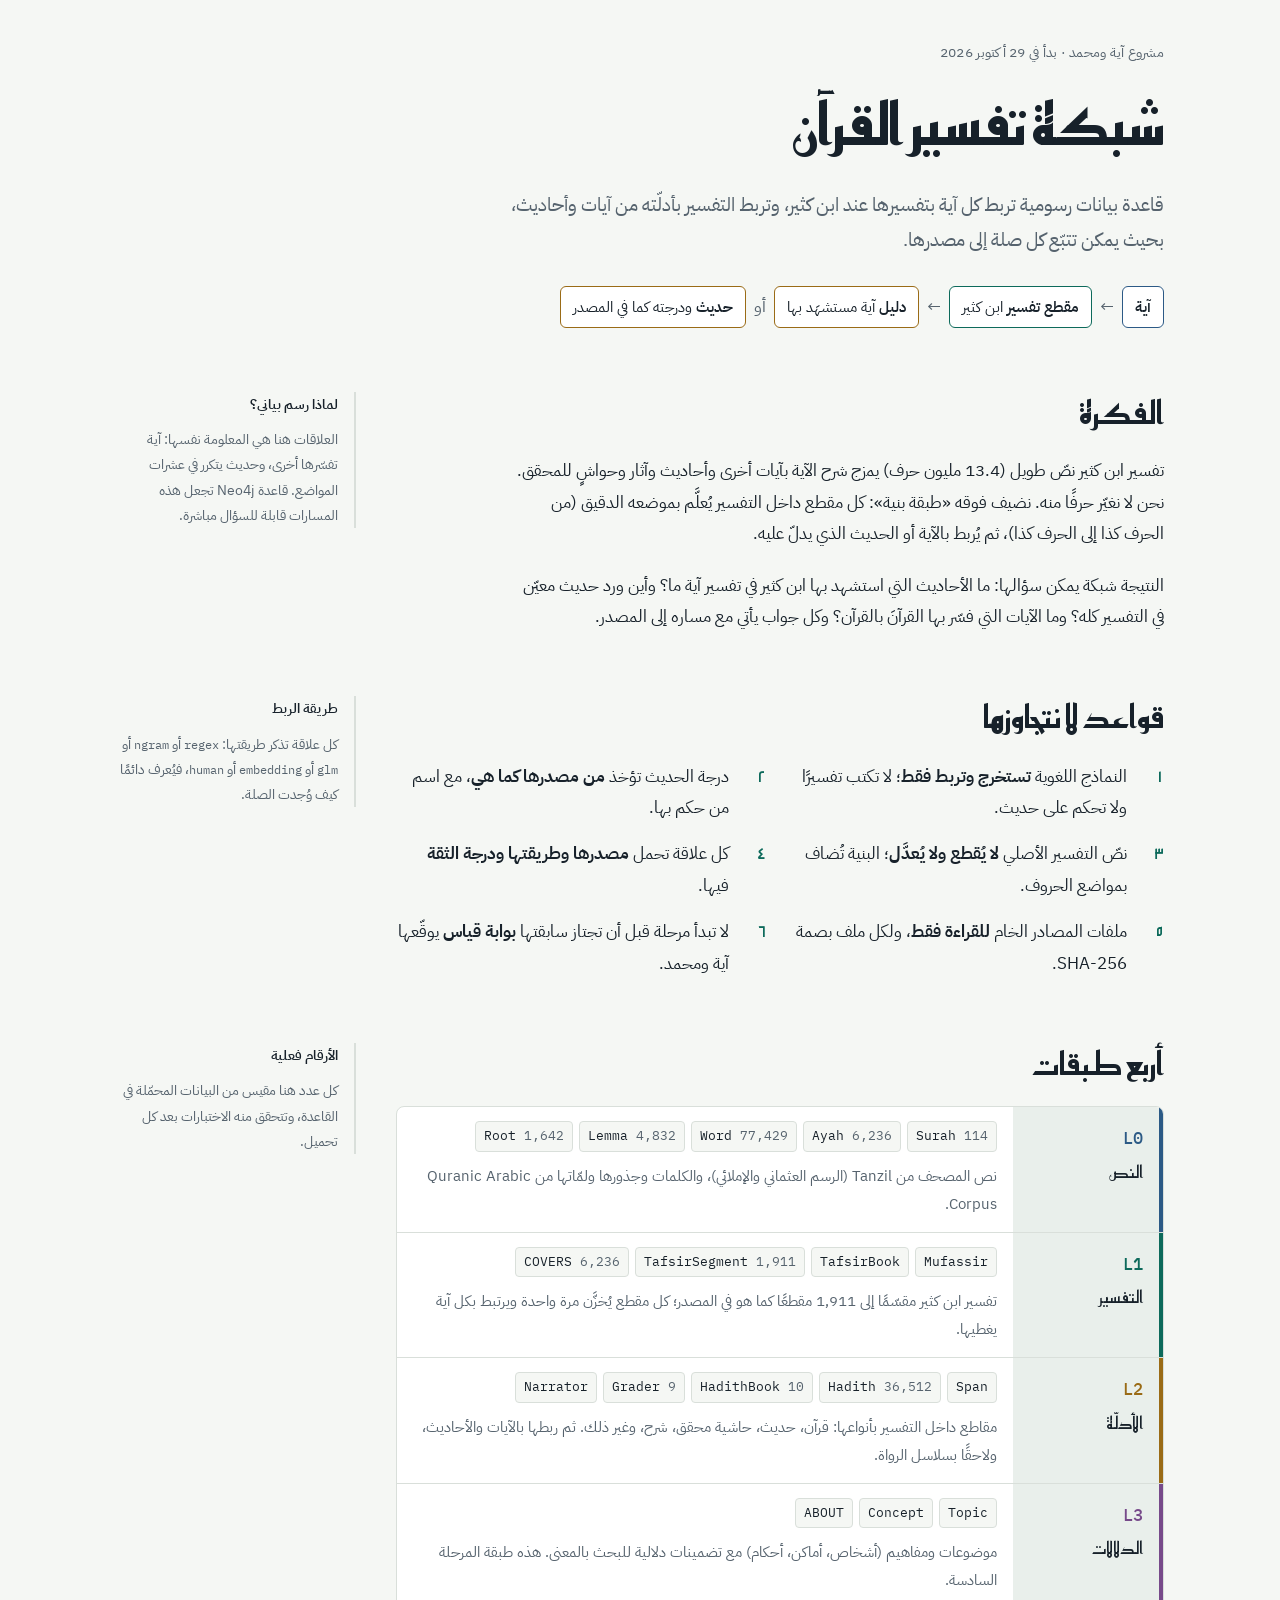
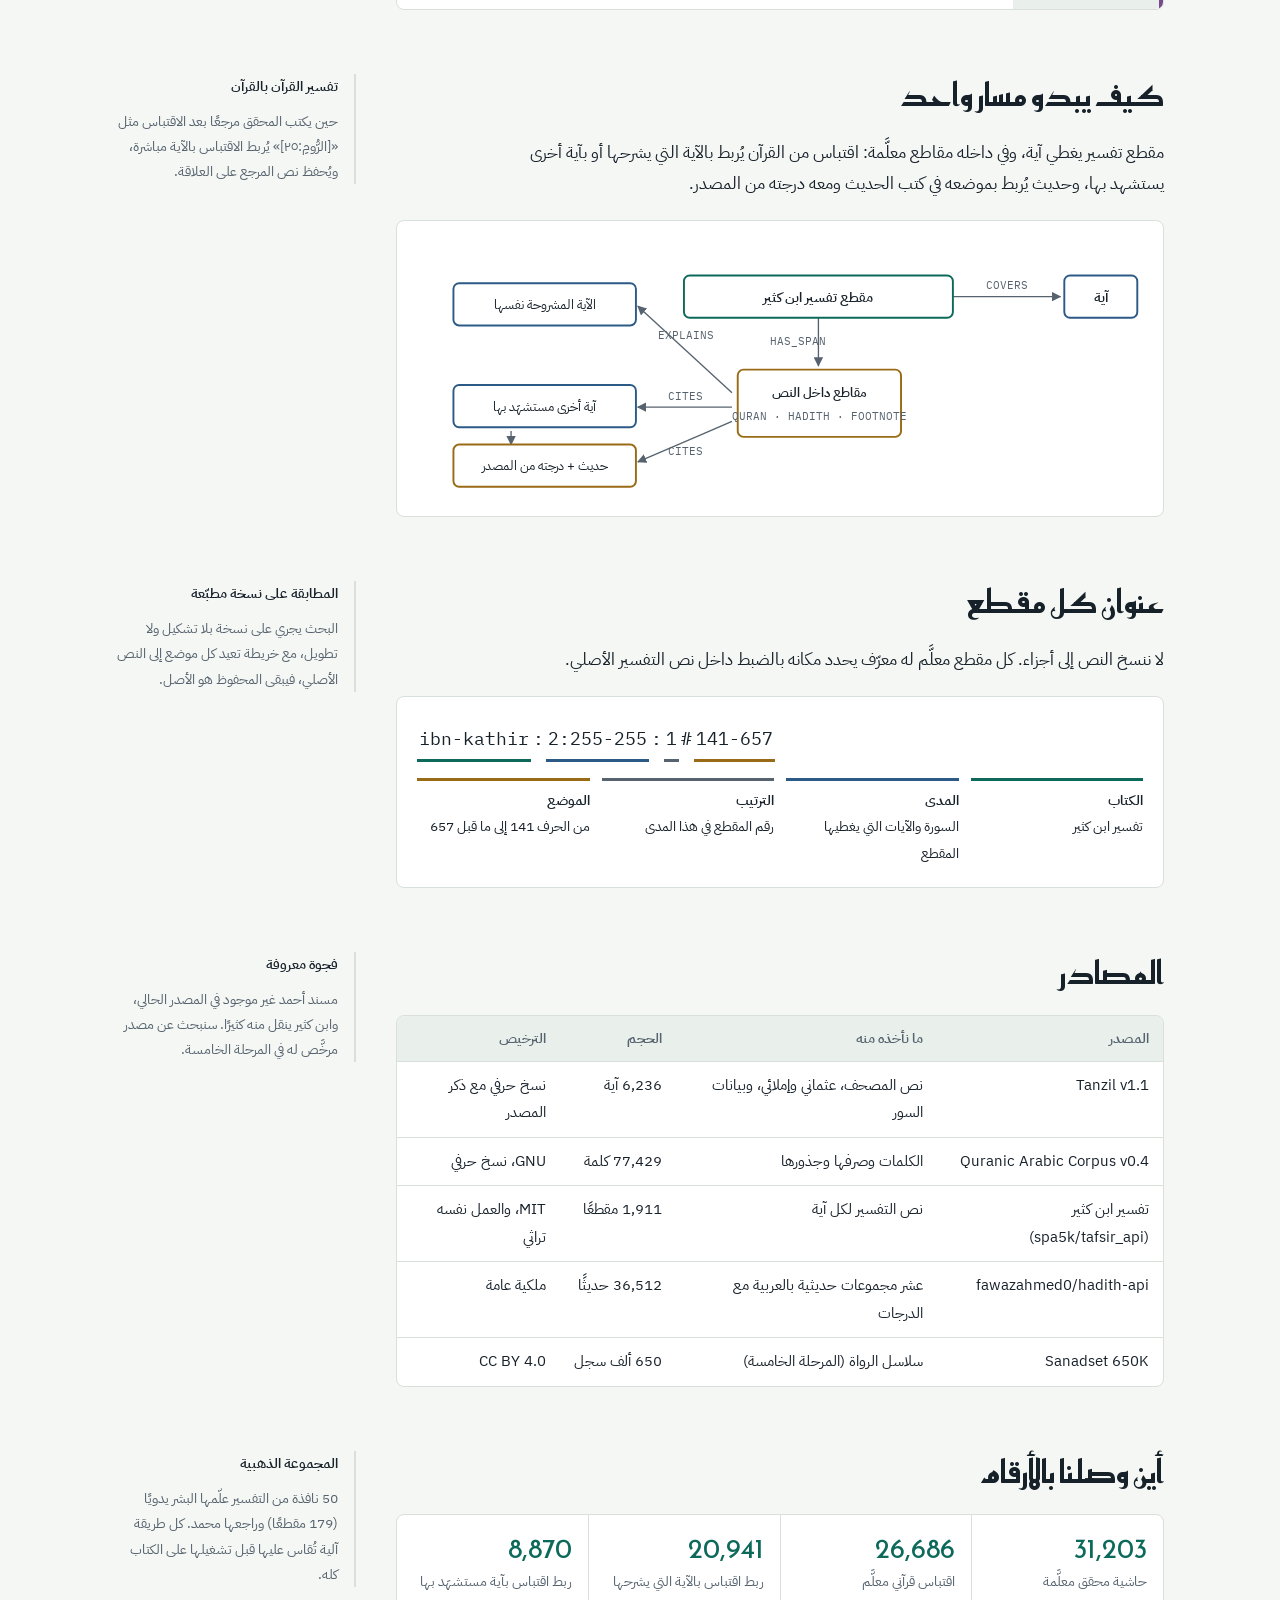
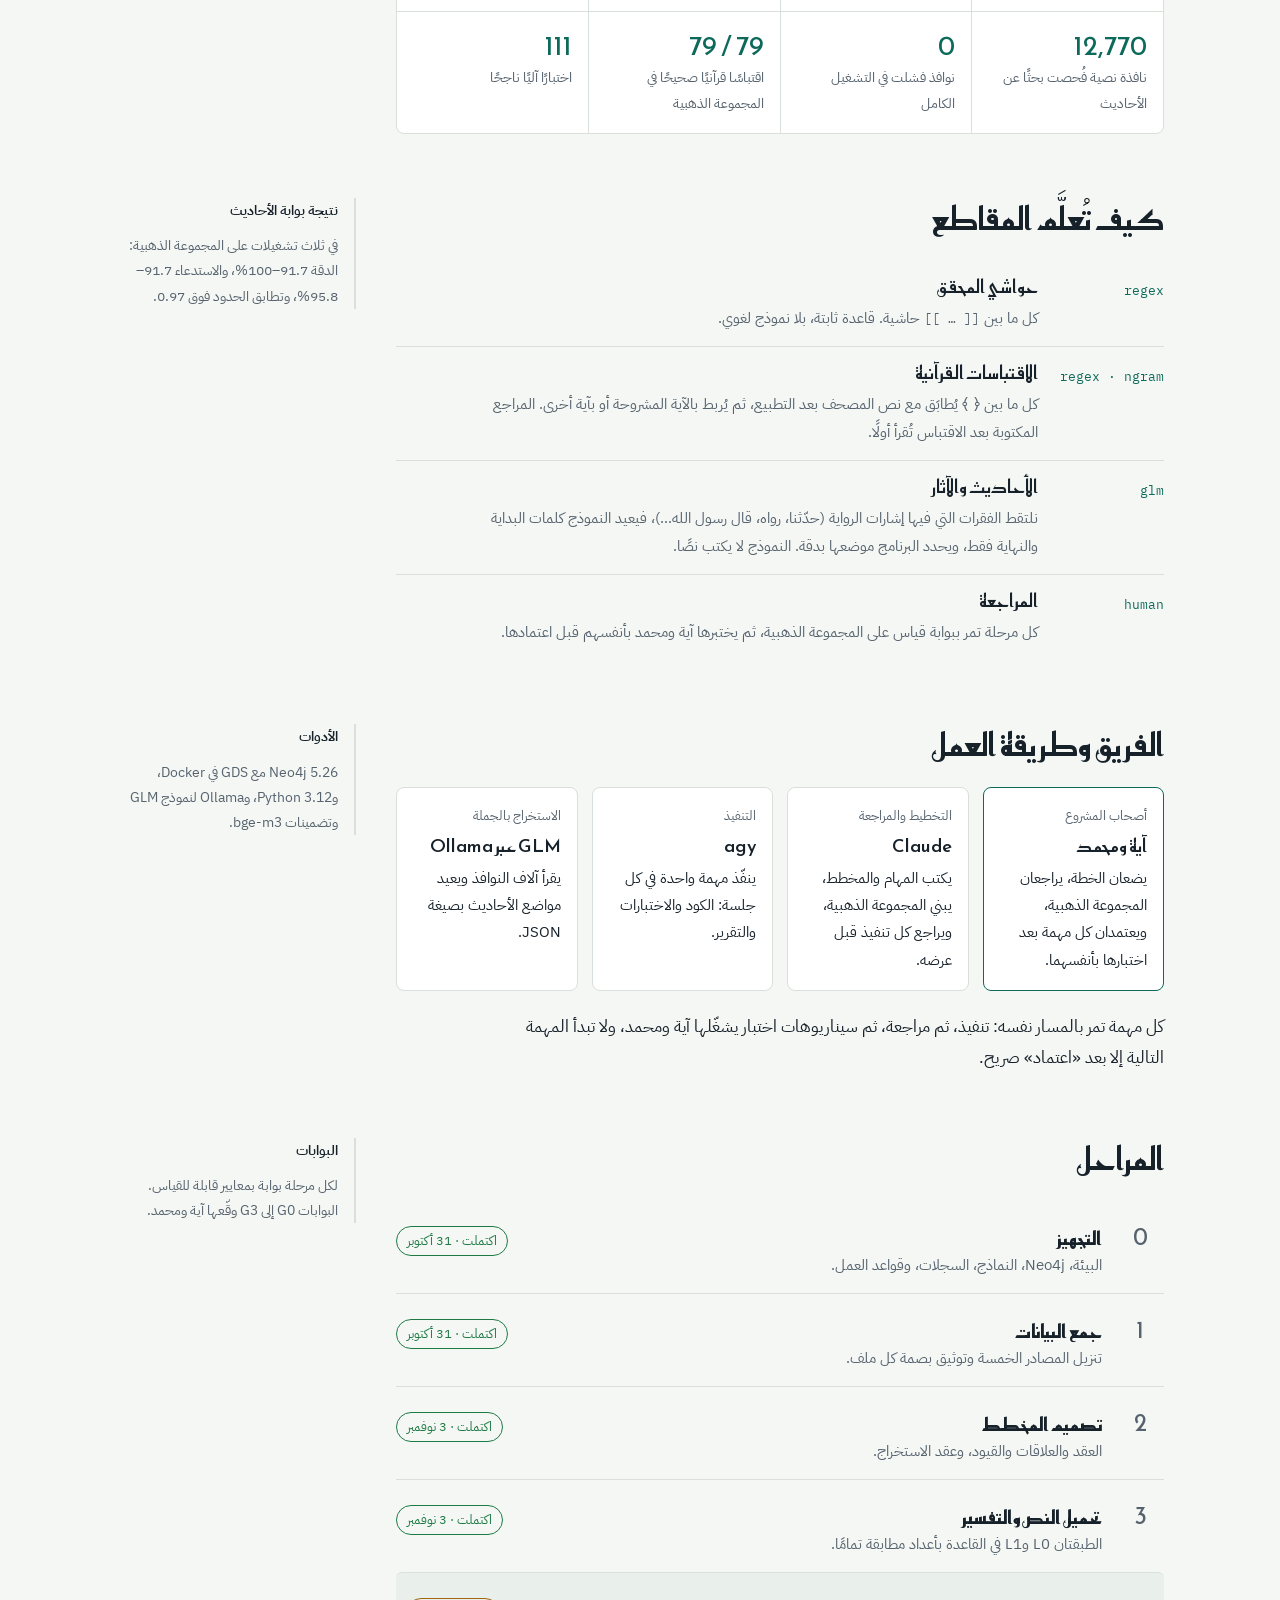
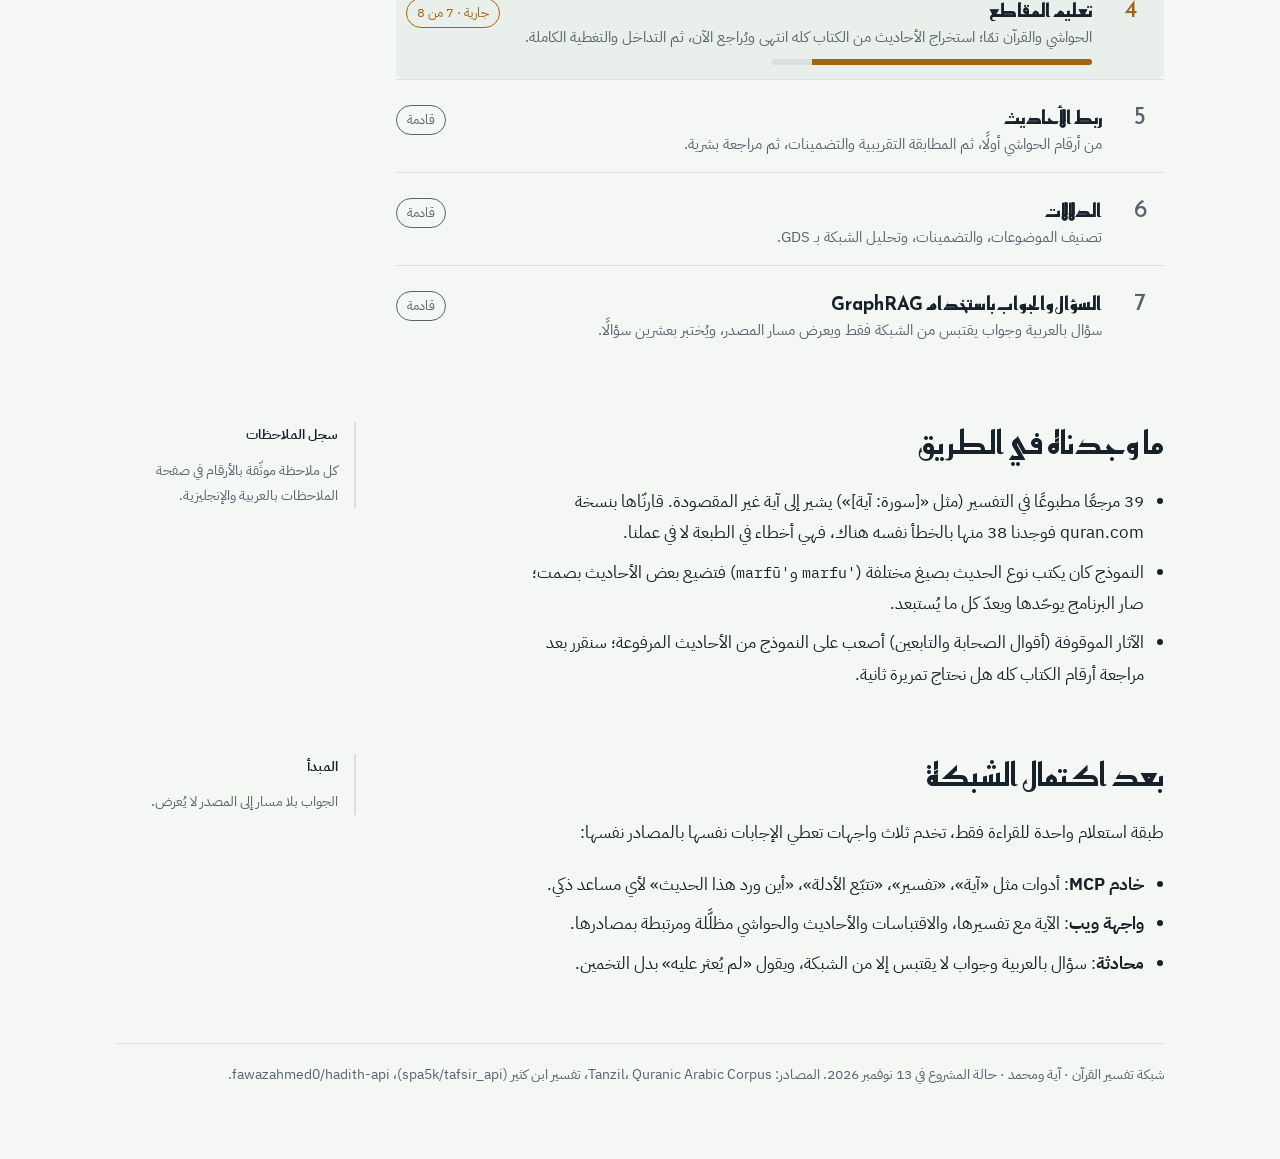
<file: docs/شبكة تفسير القرآن.html>
<!doctype html><html><head><meta charset=utf8><meta name=viewport content="width=device-width,initial-scale=1,viewport-fit=cover"><style>:root{color-scheme:light;box-sizing:border-box;padding-top:env(safe-area-inset-top,0px);padding-bottom:env(safe-area-inset-bottom,0px)}html{scroll-padding-top:env(safe-area-inset-top,0px)}body{margin:0;padding:0;font:14px -apple-system,BlinkMacSystemFont,sans-serif;background:#fff;color:#000}img{max-width:100%}[hidden]:not([hidden=until-found i]){display:none!important}</style></head><body>
<title>شبكة تفسير القرآن</title>
<meta name="claude:viewport-fit-sides" content="cover">
<link rel="preconnect" href="https://fonts.googleapis.com">
<link rel="preconnect" href="https://fonts.gstatic.com" crossorigin>
<link rel="stylesheet" href="https://fonts.googleapis.com/css2?family=Reem+Kufi:wght@500;700&family=IBM+Plex+Sans+Arabic:wght@400;500;600&family=IBM+Plex+Mono:wght@400;500&display=swap">
<style>
/* Layout: a manuscript page — a main text column with a narrow margin column (حاشية) beside it, like a tafsir with editor notes. */
:root {
  --paper: #F5F7F4;
  --surface: #FFFFFF;
  --ink: #17212A;
  --muted: #56636E;
  --line: #D9DFDA;
  --accent: #0D6A5B;
  --l0: #2C5A86;
  --l1: #0D6A5B;
  --l2: #9A6B16;
  --l3: #774A8A;
  --ok: #1E7A45;
  --wip: #A3640F;
  --wash: #E9EFEB;
  --display: "Reem Kufi", "Noto Kufi Arabic", "Segoe UI", Tahoma, sans-serif;
  --body: "IBM Plex Sans Arabic", "Segoe UI", Tahoma, "Arial", sans-serif;
  --mono: "IBM Plex Mono", ui-monospace, Consolas, monospace;
}
@media (prefers-color-scheme: dark) {
  :root:not([data-theme="light"]) {
    --paper: #0F1518; --surface: #162026; --ink: #E4EBE7; --muted: #9AA8A3; --line: #27343B;
    --accent: #52C2AB; --l0: #86B2DD; --l1: #52C2AB; --l2: #E0AE57; --l3: #C7A0DA;
    --ok: #5CC98A; --wip: #E8A548; --wash: #1B272D; color-scheme: dark;
  }
}
:root[data-theme="dark"] {
  --paper: #0F1518; --surface: #162026; --ink: #E4EBE7; --muted: #9AA8A3; --line: #27343B;
  --accent: #52C2AB; --l0: #86B2DD; --l1: #52C2AB; --l2: #E0AE57; --l3: #C7A0DA;
  --ok: #5CC98A; --wip: #E8A548; --wash: #1B272D; color-scheme: dark;
}

* { box-sizing: border-box; }
body {
  background: var(--paper); color: var(--ink);
  font-family: var(--body); font-size: 17px; line-height: 1.85;
  direction: rtl;
}
.page {
  max-width: 1080px; margin: 0 auto;
  padding-block: 40px 72px;
  padding-left: max(16px, env(safe-area-inset-left, 0px));
  padding-right: max(16px, env(safe-area-inset-right, 0px));
  display: flex; flex-direction: column; gap: 64px;
}
h1, h2, h3 { font-family: var(--display); font-weight: 700; line-height: 1.35; text-wrap: balance; margin: 0; }
h1 { font-size: clamp(2.2rem, 6vw, 3.6rem); }
h2 { font-size: clamp(1.5rem, 3.4vw, 2rem); }
h3 { font-size: 1.15rem; font-weight: 500; }
p { margin: 0; max-width: 65ch; }
.mono { font-family: var(--mono); direction: ltr; unicode-bidi: isolate; font-size: 0.86em; }
.num { font-variant-numeric: tabular-nums; }
.eyebrow { font-size: 0.85rem; color: var(--muted); letter-spacing: 0.02em; }

/* section = main column + margin note */
.sec { display: grid; grid-template-columns: minmax(0, 1fr) 240px; gap: 40px; align-items: start; }
.sec > .main { min-width: 0; display: flex; flex-direction: column; gap: 20px; }
.note {
  border-inline-start: 2px solid var(--line); padding-inline-start: 16px;
  font-size: 0.9rem; color: var(--muted); line-height: 1.75;
  display: flex; flex-direction: column; gap: 10px;
}
.note b { color: var(--ink); font-weight: 600; }
@media (max-width: 820px) { .sec { grid-template-columns: minmax(0, 1fr); gap: 20px; } }

/* hero */
.hero { display: flex; flex-direction: column; gap: 22px; }
.hero .lead { font-size: 1.2rem; color: var(--muted); max-width: 60ch; }
.path { display: flex; flex-wrap: wrap; align-items: center; gap: 8px; margin-top: 6px; }
.path .step {
  background: var(--surface); border: 1px solid var(--line); border-radius: 6px;
  padding: 6px 12px; font-size: 0.95rem; white-space: nowrap;
}
.path .step b { font-weight: 600; }
.path .arr { color: var(--muted); }
.path .s0 { border-color: var(--l0); } .path .s1 { border-color: var(--l1); }
.path .s2 { border-color: var(--l2); }
.byline { font-size: 0.92rem; color: var(--muted); }

/* rules */
.rules { list-style: none; margin: 0; padding: 0; display: grid; grid-template-columns: repeat(2, minmax(0, 1fr)); gap: 14px 28px; }
.rules li { display: flex; gap: 12px; align-items: baseline; }
.rules li span.k { font-family: var(--display); color: var(--accent); font-size: 1.1rem; min-width: 1.4em; }
@media (max-width: 620px) { .rules { grid-template-columns: minmax(0, 1fr); } }

/* layers */
.layers { display: flex; flex-direction: column; gap: 0; border: 1px solid var(--line); border-radius: 8px; overflow: hidden; background: var(--surface); }
.layer { display: grid; grid-template-columns: 150px minmax(0, 1fr); border-top: 1px solid var(--line); }
.layer:first-child { border-top: 0; }
.layer .tag { padding: 16px; display: flex; flex-direction: column; gap: 2px; border-inline-start: 4px solid var(--c); background: var(--wash); }
.layer .tag .code { font-family: var(--mono); font-weight: 500; color: var(--c); direction: ltr; text-align: right; }
.layer .tag .name { font-family: var(--display); font-size: 1.05rem; }
.layer .body { padding: 14px 16px; display: flex; flex-direction: column; gap: 10px; min-width: 0; }
.chips { display: flex; flex-wrap: wrap; gap: 6px; }
.chip { font-family: var(--mono); font-size: 0.82rem; direction: ltr; border: 1px solid var(--line); border-radius: 4px; padding: 2px 8px; background: var(--paper); }
.chip .n { color: var(--muted); }
.layer.L0 { --c: var(--l0); } .layer.L1 { --c: var(--l1); } .layer.L2 { --c: var(--l2); } .layer.L3 { --c: var(--l3); }
.layer .body p { font-size: 0.95rem; color: var(--muted); }
@media (max-width: 560px) { .layer { grid-template-columns: minmax(0, 1fr); } }

/* span id anatomy */
.anatomy { background: var(--surface); border: 1px solid var(--line); border-radius: 8px; padding: 20px; overflow-x: auto; }
.anatomy .id { font-family: var(--mono); font-size: 1.15rem; direction: ltr; text-align: left; white-space: nowrap; display: flex; gap: 0; }
.anatomy .id span { padding: 4px 2px; border-bottom: 3px solid var(--c); }
.anatomy .legend { display: grid; grid-template-columns: repeat(4, minmax(0, 1fr)); gap: 12px; margin-top: 16px; font-size: 0.9rem; }
.anatomy .legend div { border-top: 3px solid var(--c); padding-top: 6px; min-width: 0; }
.anatomy .legend b { display: block; font-weight: 600; }
@media (max-width: 620px) { .anatomy .legend { grid-template-columns: repeat(2, minmax(0, 1fr)); } }
.c-book { --c: var(--l1); } .c-range { --c: var(--l0); } .c-n { --c: var(--muted); } .c-off { --c: var(--l2); }

/* graph example */
.graph { background: var(--surface); border: 1px solid var(--line); border-radius: 8px; padding: 18px; overflow-x: auto; }
.graph svg { display: block; width: 100%; min-width: 640px; height: auto; }
.graph text { font-family: var(--body); fill: var(--ink); }
.graph .lbl { font-family: var(--mono); font-size: 11px; fill: var(--muted); }

/* tables */
.tbl { overflow-x: auto; border: 1px solid var(--line); border-radius: 8px; background: var(--surface); }
table { border-collapse: collapse; width: 100%; font-size: 0.93rem; }
th, td { text-align: right; padding: 10px 14px; border-top: 1px solid var(--line); vertical-align: top; }
thead th { border-top: 0; font-weight: 600; color: var(--muted); font-size: 0.85rem; background: var(--wash); }
td.n { font-variant-numeric: tabular-nums; white-space: nowrap; }

/* figures */
.figs { display: grid; grid-template-columns: repeat(4, minmax(0, 1fr)); gap: 1px; background: var(--line); border: 1px solid var(--line); border-radius: 8px; overflow: hidden; }
.fig { background: var(--surface); padding: 16px; display: flex; flex-direction: column; gap: 2px; min-width: 0; }
.fig .v { font-family: var(--display); font-size: 1.7rem; font-variant-numeric: tabular-nums; color: var(--accent); line-height: 1.3; }
.fig .t { font-size: 0.88rem; color: var(--muted); }
@media (max-width: 760px) { .figs { grid-template-columns: repeat(2, minmax(0, 1fr)); } }

/* pipeline */
.pipe { list-style: none; margin: 0; padding: 0; display: flex; flex-direction: column; gap: 0; }
.pipe li { display: grid; grid-template-columns: 110px minmax(0, 1fr); gap: 16px; padding: 14px 0; border-top: 1px solid var(--line); }
.pipe li:first-child { border-top: 0; }
.pipe .m { font-family: var(--mono); font-size: 0.82rem; color: var(--accent); direction: ltr; text-align: right; padding-top: 4px; }
.pipe h3 { margin-bottom: 4px; }
.pipe p { font-size: 0.95rem; color: var(--muted); }

/* team */
.team { display: grid; grid-template-columns: repeat(4, minmax(0, 1fr)); gap: 14px; }
.member { background: var(--surface); border: 1px solid var(--line); border-radius: 8px; padding: 16px; display: flex; flex-direction: column; gap: 6px; min-width: 0; }
.member .r { font-size: 0.8rem; color: var(--muted); }
.member p { font-size: 0.92rem; }
.member.lead { border-color: var(--accent); }
@media (max-width: 820px) { .team { grid-template-columns: repeat(2, minmax(0, 1fr)); } }
@media (max-width: 460px) { .team { grid-template-columns: minmax(0, 1fr); } }

/* phases */
.phases { list-style: none; margin: 0; padding: 0; display: flex; flex-direction: column; }
.phase { display: grid; grid-template-columns: 48px minmax(0, 1fr) auto; gap: 14px; align-items: baseline; padding: 14px 0; border-top: 1px solid var(--line); }
.phase:first-child { border-top: 0; }
.phase .no { font-family: var(--display); font-size: 1.5rem; color: var(--muted); text-align: center; }
.phase .d { font-size: 0.92rem; color: var(--muted); }
.phase h3 { font-weight: 700; }
.pill { font-size: 0.8rem; padding: 2px 10px; border-radius: 999px; border: 1px solid currentColor; white-space: nowrap; }
.pill.done { color: var(--ok); }
.pill.wip { color: var(--wip); }
.pill.next { color: var(--muted); }
.phase.cur { background: var(--wash); border-radius: 6px; padding-inline: 10px; }
.phase.cur .no { color: var(--wip); }
.bar { height: 6px; background: var(--line); border-radius: 3px; overflow: hidden; margin-top: 8px; max-width: 320px; }
.bar i { display: block; height: 100%; width: 87.5%; background: var(--wip); }

ul.plain { margin: 0; padding-inline-start: 1.2em; display: flex; flex-direction: column; gap: 8px; max-width: 65ch; }
footer { font-size: 0.85rem; color: var(--muted); border-top: 1px solid var(--line); padding-top: 18px; }
a { color: var(--accent); }
a:focus-visible { outline: 2px solid var(--accent); outline-offset: 2px; }
</style>

<div class="page" lang="ar" dir="rtl">

  <header class="hero">
    <div class="eyebrow">مشروع آية ومحمد · بدأ في 29 أكتوبر 2026</div>
    <h1>شبكة تفسير القرآن</h1>
    <p class="lead">قاعدة بيانات رسومية تربط كل آية بتفسيرها عند ابن كثير، وتربط التفسير بأدلّته من آيات وأحاديث، بحيث يمكن تتبّع كل صلة إلى مصدرها.</p>
    <div class="path" aria-label="مسار التتبع">
      <span class="step s0"><b>آية</b></span><span class="arr">←</span>
      <span class="step s1"><b>مقطع تفسير</b> ابن كثير</span><span class="arr">←</span>
      <span class="step s2"><b>دليل</b> آية مستشهَد بها</span><span class="arr">أو</span>
      <span class="step s2"><b>حديث</b> ودرجته كما في المصدر</span>
    </div>
  </header>

  <section class="sec">
    <div class="main">
      <h2>الفكرة</h2>
      <p>تفسير ابن كثير نصّ طويل (13.4 مليون حرف) يمزج شرح الآية بآيات أخرى وأحاديث وآثار وحواشٍ للمحقق. نحن لا نغيّر حرفًا منه. نضيف فوقه «طبقة بنية»: كل مقطع داخل التفسير يُعلَّم بموضعه الدقيق (من الحرف كذا إلى الحرف كذا)، ثم يُربط بالآية أو الحديث الذي يدلّ عليه.</p>
      <p>النتيجة شبكة يمكن سؤالها: ما الأحاديث التي استشهد بها ابن كثير في تفسير آية ما؟ وأين ورد حديث معيّن في التفسير كله؟ وما الآيات التي فسّر بها القرآنَ بالقرآن؟ وكل جواب يأتي مع مساره إلى المصدر.</p>
    </div>
    <aside class="note">
      <b>لماذا رسم بياني؟</b>
      <span>العلاقات هنا هي المعلومة نفسها: آية تفسّرها أخرى، وحديث يتكرر في عشرات المواضع. قاعدة Neo4j تجعل هذه المسارات قابلة للسؤال مباشرة.</span>
    </aside>
  </section>

  <section class="sec">
    <div class="main">
      <h2>قواعد لا نتجاوزها</h2>
      <ul class="rules">
        <li><span class="k">١</span><span>النماذج اللغوية <b>تستخرج وتربط فقط</b>؛ لا تكتب تفسيرًا ولا تحكم على حديث.</span></li>
        <li><span class="k">٢</span><span>درجة الحديث تؤخذ <b>من مصدرها كما هي</b>، مع اسم من حكم بها.</span></li>
        <li><span class="k">٣</span><span>نصّ التفسير الأصلي <b>لا يُقطع ولا يُعدَّل</b>؛ البنية تُضاف بمواضع الحروف.</span></li>
        <li><span class="k">٤</span><span>كل علاقة تحمل <b>مصدرها وطريقتها ودرجة الثقة</b> فيها.</span></li>
        <li><span class="k">٥</span><span>ملفات المصادر الخام <b>للقراءة فقط</b>، ولكل ملف بصمة SHA-256.</span></li>
        <li><span class="k">٦</span><span>لا تبدأ مرحلة قبل أن تجتاز سابقتها <b>بوابة قياس</b> يوقّعها آية ومحمد.</span></li>
      </ul>
    </div>
    <aside class="note">
      <b>طريقة الربط</b>
      <span>كل علاقة تذكر طريقتها: <span class="mono">regex</span> أو <span class="mono">ngram</span> أو <span class="mono">glm</span> أو <span class="mono">embedding</span> أو <span class="mono">human</span>، فيُعرف دائمًا كيف وُجدت الصلة.</span>
    </aside>
  </section>

  <section class="sec">
    <div class="main">
      <h2>أربع طبقات</h2>
      <div class="layers">
        <div class="layer L0">
          <div class="tag"><span class="code">L0</span><span class="name">النص</span></div>
          <div class="body">
            <div class="chips">
              <span class="chip">Surah <span class="n">114</span></span>
              <span class="chip">Ayah <span class="n">6,236</span></span>
              <span class="chip">Word <span class="n">77,429</span></span>
              <span class="chip">Lemma <span class="n">4,832</span></span>
              <span class="chip">Root <span class="n">1,642</span></span>
            </div>
            <p>نص المصحف من Tanzil (الرسم العثماني والإملائي)، والكلمات وجذورها ولمّاتها من Quranic Arabic Corpus.</p>
          </div>
        </div>
        <div class="layer L1">
          <div class="tag"><span class="code">L1</span><span class="name">التفسير</span></div>
          <div class="body">
            <div class="chips">
              <span class="chip">Mufassir</span>
              <span class="chip">TafsirBook</span>
              <span class="chip">TafsirSegment <span class="n">1,911</span></span>
              <span class="chip">COVERS <span class="n">6,236</span></span>
            </div>
            <p>تفسير ابن كثير مقسّمًا إلى 1,911 مقطعًا كما هو في المصدر؛ كل مقطع يُخزَّن مرة واحدة ويرتبط بكل آية يغطيها.</p>
          </div>
        </div>
        <div class="layer L2">
          <div class="tag"><span class="code">L2</span><span class="name">الأدلّة</span></div>
          <div class="body">
            <div class="chips">
              <span class="chip">Span</span>
              <span class="chip">Hadith <span class="n">36,512</span></span>
              <span class="chip">HadithBook <span class="n">10</span></span>
              <span class="chip">Grader <span class="n">9</span></span>
              <span class="chip">Narrator</span>
            </div>
            <p>مقاطع داخل التفسير بأنواعها: قرآن، حديث، حاشية محقق، شرح، وغير ذلك. ثم ربطها بالآيات والأحاديث، ولاحقًا بسلاسل الرواة.</p>
          </div>
        </div>
        <div class="layer L3">
          <div class="tag"><span class="code">L3</span><span class="name">الدلالات</span></div>
          <div class="body">
            <div class="chips">
              <span class="chip">Topic</span>
              <span class="chip">Concept</span>
              <span class="chip">ABOUT</span>
            </div>
            <p>موضوعات ومفاهيم (أشخاص، أماكن، أحكام) مع تضمينات دلالية للبحث بالمعنى. هذه طبقة المرحلة السادسة.</p>
          </div>
        </div>
      </div>
    </div>
    <aside class="note">
      <b>الأرقام فعلية</b>
      <span>كل عدد هنا مقيس من البيانات المحمّلة في القاعدة، وتتحقق منه الاختبارات بعد كل تحميل.</span>
    </aside>
  </section>

  <section class="sec">
    <div class="main">
      <h2>كيف يبدو مسار واحد</h2>
      <p>مقطع تفسير يغطي آية، وفي داخله مقاطع معلَّمة: اقتباس من القرآن يُربط بالآية التي يشرحها أو بآية أخرى يستشهد بها، وحديث يُربط بموضعه في كتب الحديث ومعه درجته من المصدر.</p>
      <div class="graph" role="img" aria-label="مثال لمسار في الشبكة من آية إلى مقطع تفسير إلى مقاطع أدلة">
        <svg viewBox="0 0 760 270" xmlns="http://www.w3.org/2000/svg">
          <defs>
            <marker id="ah" viewBox="0 0 10 10" refX="9" refY="5" markerWidth="7" markerHeight="7" orient="auto-start-reverse">
              <path d="M0,0 L10,5 L0,10 z" style="fill: var(--muted)"/>
            </marker>
          </defs>
          <g style="stroke: var(--muted); stroke-width: 1.4; fill: none" marker-end="url(#ah)">
            <line x1="560" y1="60" x2="672" y2="60"/>
            <line x1="420" y1="80" x2="420" y2="132"/>
            <line x1="330" y1="160" x2="232" y2="70"/>
            <line x1="330" y1="175" x2="232" y2="175"/>
            <line x1="330" y1="190" x2="232" y2="232"/>
          </g>
          <g style="stroke: var(--muted); stroke-width: 1.4; fill: none" marker-end="url(#ah)">
            <line x1="100" y1="200" x2="100" y2="214"/>
          </g>
          <text class="lbl" x="616" y="52" text-anchor="middle">COVERS</text>
          <text class="lbl" x="428" y="110">HAS_SPAN</text>
          <text class="lbl" x="282" y="104" text-anchor="middle">EXPLAINS</text>
          <text class="lbl" x="282" y="168" text-anchor="middle">CITES</text>
          <text class="lbl" x="282" y="225" text-anchor="middle">CITES</text>

          <rect x="676" y="38" width="76" height="44" rx="6" style="fill: var(--surface); stroke: var(--l0); stroke-width: 2"/>
          <text x="714" y="66" text-anchor="middle" font-size="15" font-weight="600">آية</text>

          <rect x="280" y="38" width="280" height="44" rx="6" style="fill: var(--surface); stroke: var(--l1); stroke-width: 2"/>
          <text x="420" y="66" text-anchor="middle" font-size="15" font-weight="600">مقطع تفسير ابن كثير</text>

          <rect x="336" y="136" width="170" height="70" rx="6" style="fill: var(--surface); stroke: var(--l2); stroke-width: 2"/>
          <text x="421" y="164" text-anchor="middle" font-size="14" font-weight="600">مقاطع داخل النص</text>
          <text x="421" y="188" text-anchor="middle" class="lbl">QURAN · HADITH · FOOTNOTE</text>

          <rect x="40" y="46" width="190" height="44" rx="6" style="fill: var(--surface); stroke: var(--l0); stroke-width: 2"/>
          <text x="135" y="73" text-anchor="middle" font-size="14">الآية المشروحة نفسها</text>

          <rect x="40" y="152" width="190" height="44" rx="6" style="fill: var(--surface); stroke: var(--l0); stroke-width: 2"/>
          <text x="135" y="179" text-anchor="middle" font-size="14">آية أخرى مستشهَد بها</text>

          <rect x="40" y="214" width="190" height="44" rx="6" style="fill: var(--surface); stroke: var(--l2); stroke-width: 2"/>
          <text x="135" y="241" text-anchor="middle" font-size="14">حديث + درجته من المصدر</text>
        </svg>
      </div>
    </div>
    <aside class="note">
      <b>تفسير القرآن بالقرآن</b>
      <span>حين يكتب المحقق مرجعًا بعد الاقتباس مثل «[الرُّومِ:٢٥]» يُربط الاقتباس بالآية مباشرة، ويُحفظ نص المرجع على العلاقة.</span>
    </aside>
  </section>

  <section class="sec">
    <div class="main">
      <h2>عنوان كل مقطع</h2>
      <p>لا ننسخ النص إلى أجزاء. كل مقطع معلَّم له معرّف يحدد مكانه بالضبط داخل نص التفسير الأصلي.</p>
      <div class="anatomy">
        <div class="id" aria-label="ibn-kathir:2:255-255:1#141-657">
          <span class="c-book">ibn-kathir</span><span>:</span><span class="c-range">2:255-255</span><span>:</span><span class="c-n">1</span><span>#</span><span class="c-off">141-657</span>
        </div>
        <div class="legend">
          <div class="c-book"><b>الكتاب</b>تفسير ابن كثير</div>
          <div class="c-range"><b>المدى</b>السورة والآيات التي يغطيها المقطع</div>
          <div class="c-n"><b>الترتيب</b>رقم المقطع في هذا المدى</div>
          <div class="c-off"><b>الموضع</b>من الحرف 141 إلى ما قبل 657</div>
        </div>
      </div>
    </div>
    <aside class="note">
      <b>المطابقة على نسخة مطبّعة</b>
      <span>البحث يجري على نسخة بلا تشكيل ولا تطويل، مع خريطة تعيد كل موضع إلى النص الأصلي، فيبقى المحفوظ هو الأصل.</span>
    </aside>
  </section>

  <section class="sec">
    <div class="main">
      <h2>المصادر</h2>
      <div class="tbl">
        <table>
          <thead><tr><th>المصدر</th><th>ما نأخذه منه</th><th>الحجم</th><th>الترخيص</th></tr></thead>
          <tbody>
            <tr><td>Tanzil v1.1</td><td>نص المصحف، عثماني وإملائي، وبيانات السور</td><td class="n">6,236 آية</td><td>نسخ حرفي مع ذكر المصدر</td></tr>
            <tr><td>Quranic Arabic Corpus v0.4</td><td>الكلمات وصرفها وجذورها</td><td class="n">77,429 كلمة</td><td>GNU، نسخ حرفي</td></tr>
            <tr><td>تفسير ابن كثير (spa5k/tafsir_api)</td><td>نص التفسير لكل آية</td><td class="n">1,911 مقطعًا</td><td>MIT، والعمل نفسه تراثي</td></tr>
            <tr><td>fawazahmed0/hadith-api</td><td>عشر مجموعات حديثية بالعربية مع الدرجات</td><td class="n">36,512 حديثًا</td><td>ملكية عامة</td></tr>
            <tr><td>Sanadset 650K</td><td>سلاسل الرواة (المرحلة الخامسة)</td><td class="n">650 ألف سجل</td><td>CC BY 4.0</td></tr>
          </tbody>
        </table>
      </div>
    </div>
    <aside class="note">
      <b>فجوة معروفة</b>
      <span>مسند أحمد غير موجود في المصدر الحالي، وابن كثير ينقل منه كثيرًا. سنبحث عن مصدر مرخَّص له في المرحلة الخامسة.</span>
    </aside>
  </section>

  <section class="sec">
    <div class="main">
      <h2>أين وصلنا بالأرقام</h2>
      <div class="figs">
        <div class="fig"><span class="v">31,203</span><span class="t">حاشية محقق معلَّمة</span></div>
        <div class="fig"><span class="v">26,686</span><span class="t">اقتباس قرآني معلَّم</span></div>
        <div class="fig"><span class="v">20,941</span><span class="t">ربط اقتباس بالآية التي يشرحها</span></div>
        <div class="fig"><span class="v">8,870</span><span class="t">ربط اقتباس بآية مستشهَد بها</span></div>
        <div class="fig"><span class="v">12,770</span><span class="t">نافذة نصية فُحصت بحثًا عن الأحاديث</span></div>
        <div class="fig"><span class="v">0</span><span class="t">نوافذ فشلت في التشغيل الكامل</span></div>
        <div class="fig"><span class="v">79 / 79</span><span class="t">اقتباسًا قرآنيًا صحيحًا في المجموعة الذهبية</span></div>
        <div class="fig"><span class="v">111</span><span class="t">اختبارًا آليًا ناجحًا</span></div>
      </div>
    </div>
    <aside class="note">
      <b>المجموعة الذهبية</b>
      <span>50 نافذة من التفسير علّمها البشر يدويًا (179 مقطعًا) وراجعها محمد. كل طريقة آلية تُقاس عليها قبل تشغيلها على الكتاب كله.</span>
    </aside>
  </section>

  <section class="sec">
    <div class="main">
      <h2>كيف تُعلَّم المقاطع</h2>
      <ul class="pipe">
        <li><span class="m">regex</span><div><h3>حواشي المحقق</h3><p>كل ما بين <span class="mono">[[ … ]]</span> حاشية. قاعدة ثابتة، بلا نموذج لغوي.</p></div></li>
        <li><span class="m">regex · ngram</span><div><h3>الاقتباسات القرآنية</h3><p>كل ما بين ﴿ ﴾ يُطابَق مع نص المصحف بعد التطبيع، ثم يُربط بالآية المشروحة أو بآية أخرى. المراجع المكتوبة بعد الاقتباس تُقرأ أولًا.</p></div></li>
        <li><span class="m">glm</span><div><h3>الأحاديث والآثار</h3><p>نلتقط الفقرات التي فيها إشارات الرواية (حدّثنا، رواه، قال رسول الله…)، فيعيد النموذج كلمات البداية والنهاية فقط، ويحدد البرنامج موضعها بدقة. النموذج لا يكتب نصًا.</p></div></li>
        <li><span class="m">human</span><div><h3>المراجعة</h3><p>كل مرحلة تمر ببوابة قياس على المجموعة الذهبية، ثم يختبرها آية ومحمد بأنفسهم قبل اعتمادها.</p></div></li>
      </ul>
    </div>
    <aside class="note">
      <b>نتيجة بوابة الأحاديث</b>
      <span>في ثلاث تشغيلات على المجموعة الذهبية: الدقة <span class="num">91.7–100%</span>، والاستدعاء <span class="num">91.7–95.8%</span>، وتطابق الحدود فوق <span class="num">0.97</span>.</span>
    </aside>
  </section>

  <section class="sec">
    <div class="main">
      <h2>الفريق وطريقة العمل</h2>
      <div class="team">
        <div class="member lead"><span class="r">أصحاب المشروع</span><h3>آية ومحمد</h3><p>يضعان الخطة، يراجعان المجموعة الذهبية، ويعتمدان كل مهمة بعد اختبارها بأنفسهما.</p></div>
        <div class="member"><span class="r">التخطيط والمراجعة</span><h3>Claude</h3><p>يكتب المهام والمخطط، يبني المجموعة الذهبية، ويراجع كل تنفيذ قبل عرضه.</p></div>
        <div class="member"><span class="r">التنفيذ</span><h3>agy</h3><p>ينفّذ مهمة واحدة في كل جلسة: الكود والاختبارات والتقرير.</p></div>
        <div class="member"><span class="r">الاستخراج بالجملة</span><h3>GLM عبر Ollama</h3><p>يقرأ آلاف النوافذ ويعيد مواضع الأحاديث بصيغة JSON.</p></div>
      </div>
      <p>كل مهمة تمر بالمسار نفسه: تنفيذ، ثم مراجعة، ثم سيناريوهات اختبار يشغّلها آية ومحمد، ولا تبدأ المهمة التالية إلا بعد «اعتماد» صريح.</p>
    </div>
    <aside class="note">
      <b>الأدوات</b>
      <span>Neo4j 5.26 مع GDS في Docker، وPython 3.12، وOllama لنموذج GLM وتضمينات bge-m3.</span>
    </aside>
  </section>

  <section class="sec">
    <div class="main">
      <h2>المراحل</h2>
      <ol class="phases">
        <li class="phase"><span class="no">0</span><div><h3>التجهيز</h3><p class="d">البيئة، Neo4j، النماذج، السجلات، وقواعد العمل.</p></div><span class="pill done">اكتملت · 31 أكتوبر</span></li>
        <li class="phase"><span class="no">1</span><div><h3>جمع البيانات</h3><p class="d">تنزيل المصادر الخمسة وتوثيق بصمة كل ملف.</p></div><span class="pill done">اكتملت · 31 أكتوبر</span></li>
        <li class="phase"><span class="no">2</span><div><h3>تصميم المخطط</h3><p class="d">العقد والعلاقات والقيود، وعقد الاستخراج.</p></div><span class="pill done">اكتملت · 3 نوفمبر</span></li>
        <li class="phase"><span class="no">3</span><div><h3>تحميل النص والتفسير</h3><p class="d">الطبقتان L0 وL1 في القاعدة بأعداد مطابقة تمامًا.</p></div><span class="pill done">اكتملت · 3 نوفمبر</span></li>
        <li class="phase cur"><span class="no">4</span><div><h3>تعليم المقاطع</h3><p class="d">الحواشي والقرآن تمّا؛ استخراج الأحاديث من الكتاب كله انتهى ويُراجع الآن، ثم التداخل والتغطية الكاملة.</p><div class="bar" aria-label="7 من 8 مهام"><i></i></div></div><span class="pill wip">جارية · 7 من 8</span></li>
        <li class="phase"><span class="no">5</span><div><h3>ربط الأحاديث</h3><p class="d">من أرقام الحواشي أولًا، ثم المطابقة التقريبية والتضمينات، ثم مراجعة بشرية.</p></div><span class="pill next">قادمة</span></li>
        <li class="phase"><span class="no">6</span><div><h3>الدلالات</h3><p class="d">تصنيف الموضوعات، والتضمينات، وتحليل الشبكة بـ GDS.</p></div><span class="pill next">قادمة</span></li>
        <li class="phase"><span class="no">7</span><div><h3>السؤال والجواب باستخدام GraphRAG</h3><p class="d">سؤال بالعربية وجواب يقتبس من الشبكة فقط ويعرض مسار المصدر، ويُختبر بعشرين سؤالًا.</p></div><span class="pill next">قادمة</span></li>
      </ol>
    </div>
    <aside class="note">
      <b>البوابات</b>
      <span>لكل مرحلة بوابة بمعايير قابلة للقياس. البوابات G0 إلى G3 وقّعها آية ومحمد.</span>
    </aside>
  </section>

  <section class="sec">
    <div class="main">
      <h2>ما وجدناه في الطريق</h2>
      <ul class="plain">
        <li>39 مرجعًا مطبوعًا في التفسير (مثل «[سورة: آية]») يشير إلى آية غير المقصودة. قارنّاها بنسخة quran.com فوجدنا 38 منها بالخطأ نفسه هناك، فهي أخطاء في الطبعة لا في عملنا.</li>
        <li>النموذج كان يكتب نوع الحديث بصيغ مختلفة (<span class="mono">marfu'</span> و<span class="mono">marfū'</span>) فتضيع بعض الأحاديث بصمت؛ صار البرنامج يوحّدها ويعدّ كل ما يُستبعد.</li>
        <li>الآثار الموقوفة (أقوال الصحابة والتابعين) أصعب على النموذج من الأحاديث المرفوعة؛ سنقرر بعد مراجعة أرقام الكتاب كله هل نحتاج تمريرة ثانية.</li>
      </ul>
    </div>
    <aside class="note">
      <b>سجل الملاحظات</b>
      <span>كل ملاحظة موثّقة بالأرقام في صفحة الملاحظات بالعربية والإنجليزية.</span>
    </aside>
  </section>

  <section class="sec">
    <div class="main">
      <h2>بعد اكتمال الشبكة</h2>
      <p>طبقة استعلام واحدة للقراءة فقط، تخدم ثلاث واجهات تعطي الإجابات نفسها بالمصادر نفسها:</p>
      <ul class="plain">
        <li><b>خادم MCP</b>: أدوات مثل «آية»، «تفسير»، «تتبّع الأدلة»، «أين ورد هذا الحديث» لأي مساعد ذكي.</li>
        <li><b>واجهة ويب</b>: الآية مع تفسيرها، والاقتباسات والأحاديث والحواشي مظلَّلة ومرتبطة بمصادرها.</li>
        <li><b>محادثة</b>: سؤال بالعربية وجواب لا يقتبس إلا من الشبكة، ويقول «لم يُعثر عليه» بدل التخمين.</li>
      </ul>
    </div>
    <aside class="note">
      <b>المبدأ</b>
      <span>الجواب بلا مسار إلى المصدر لا يُعرض.</span>
    </aside>
  </section>

  <footer>شبكة تفسير القرآن · آية ومحمد · حالة المشروع في 13 نوفمبر 2026. المصادر: Tanzil، Quranic Arabic Corpus، تفسير ابن كثير (spa5k/tafsir_api)، fawazahmed0/hadith-api.</footer>
</div>

</body></html>
</file>
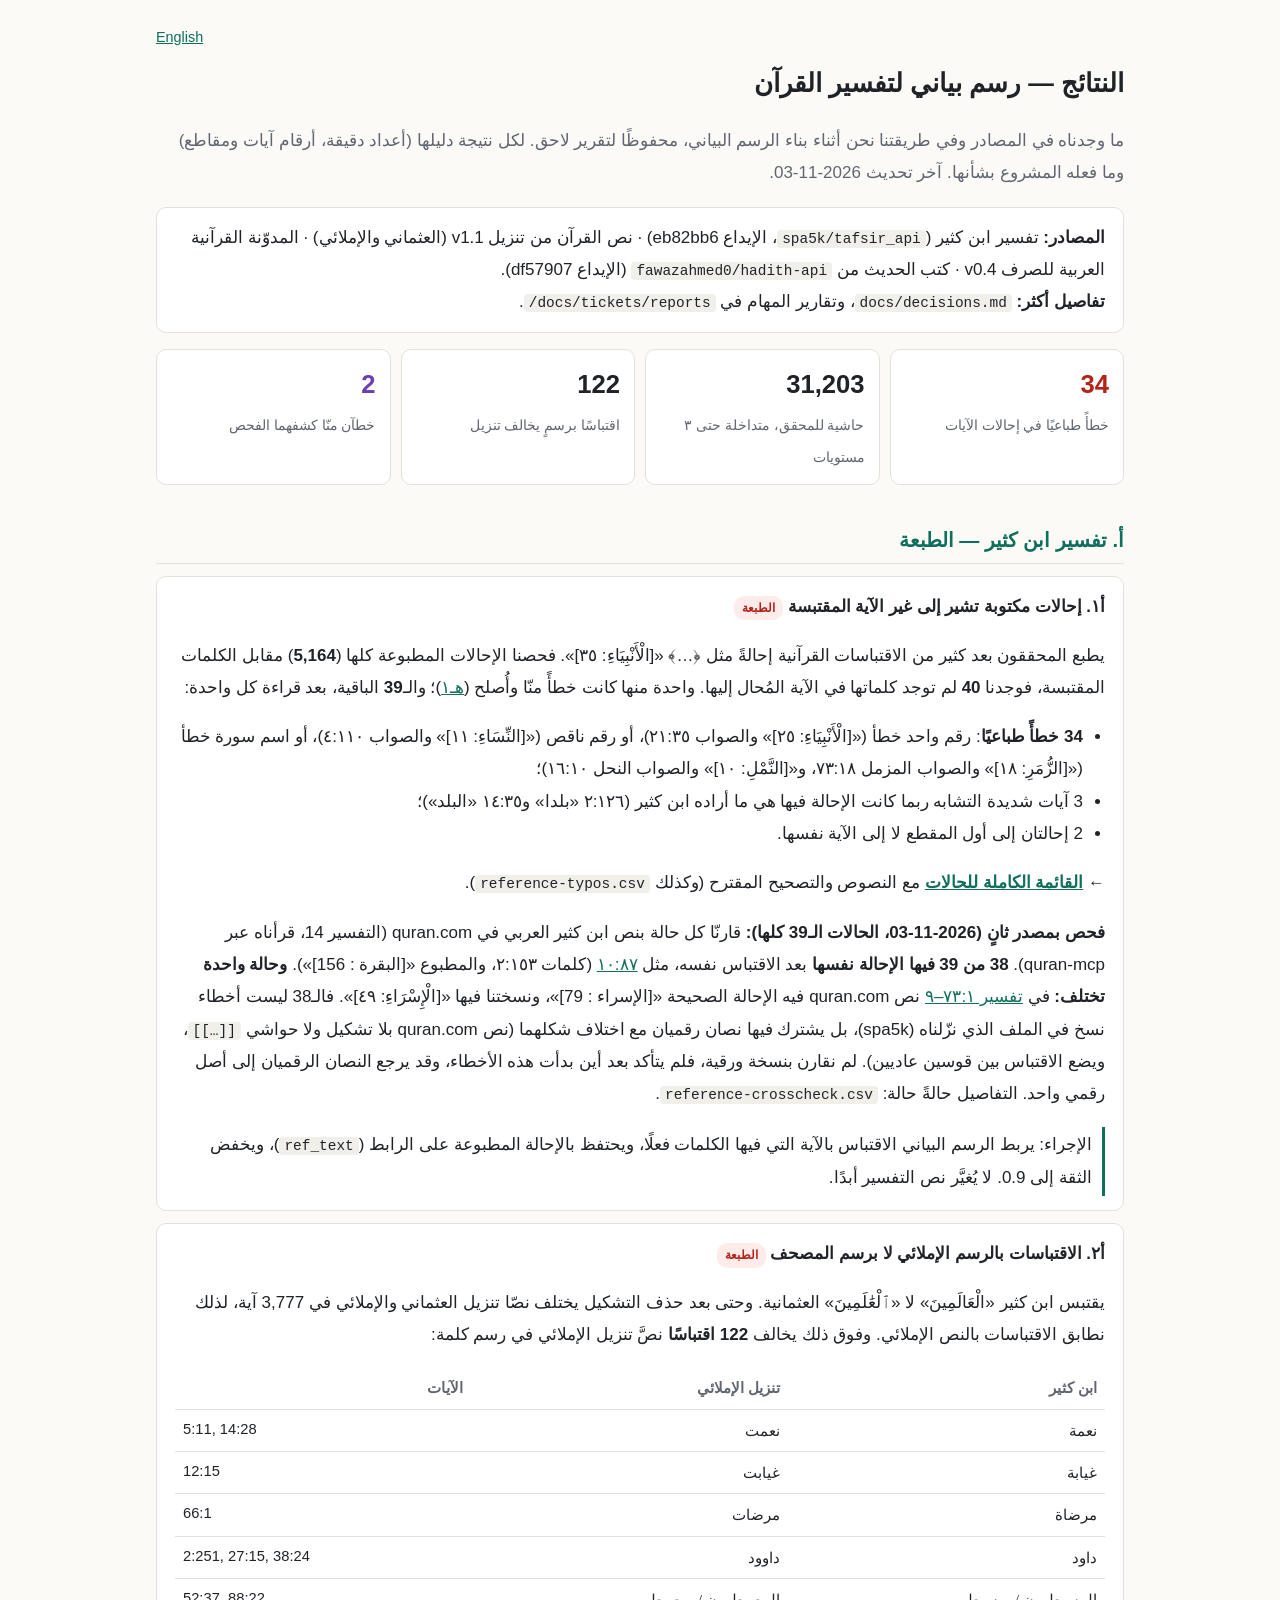
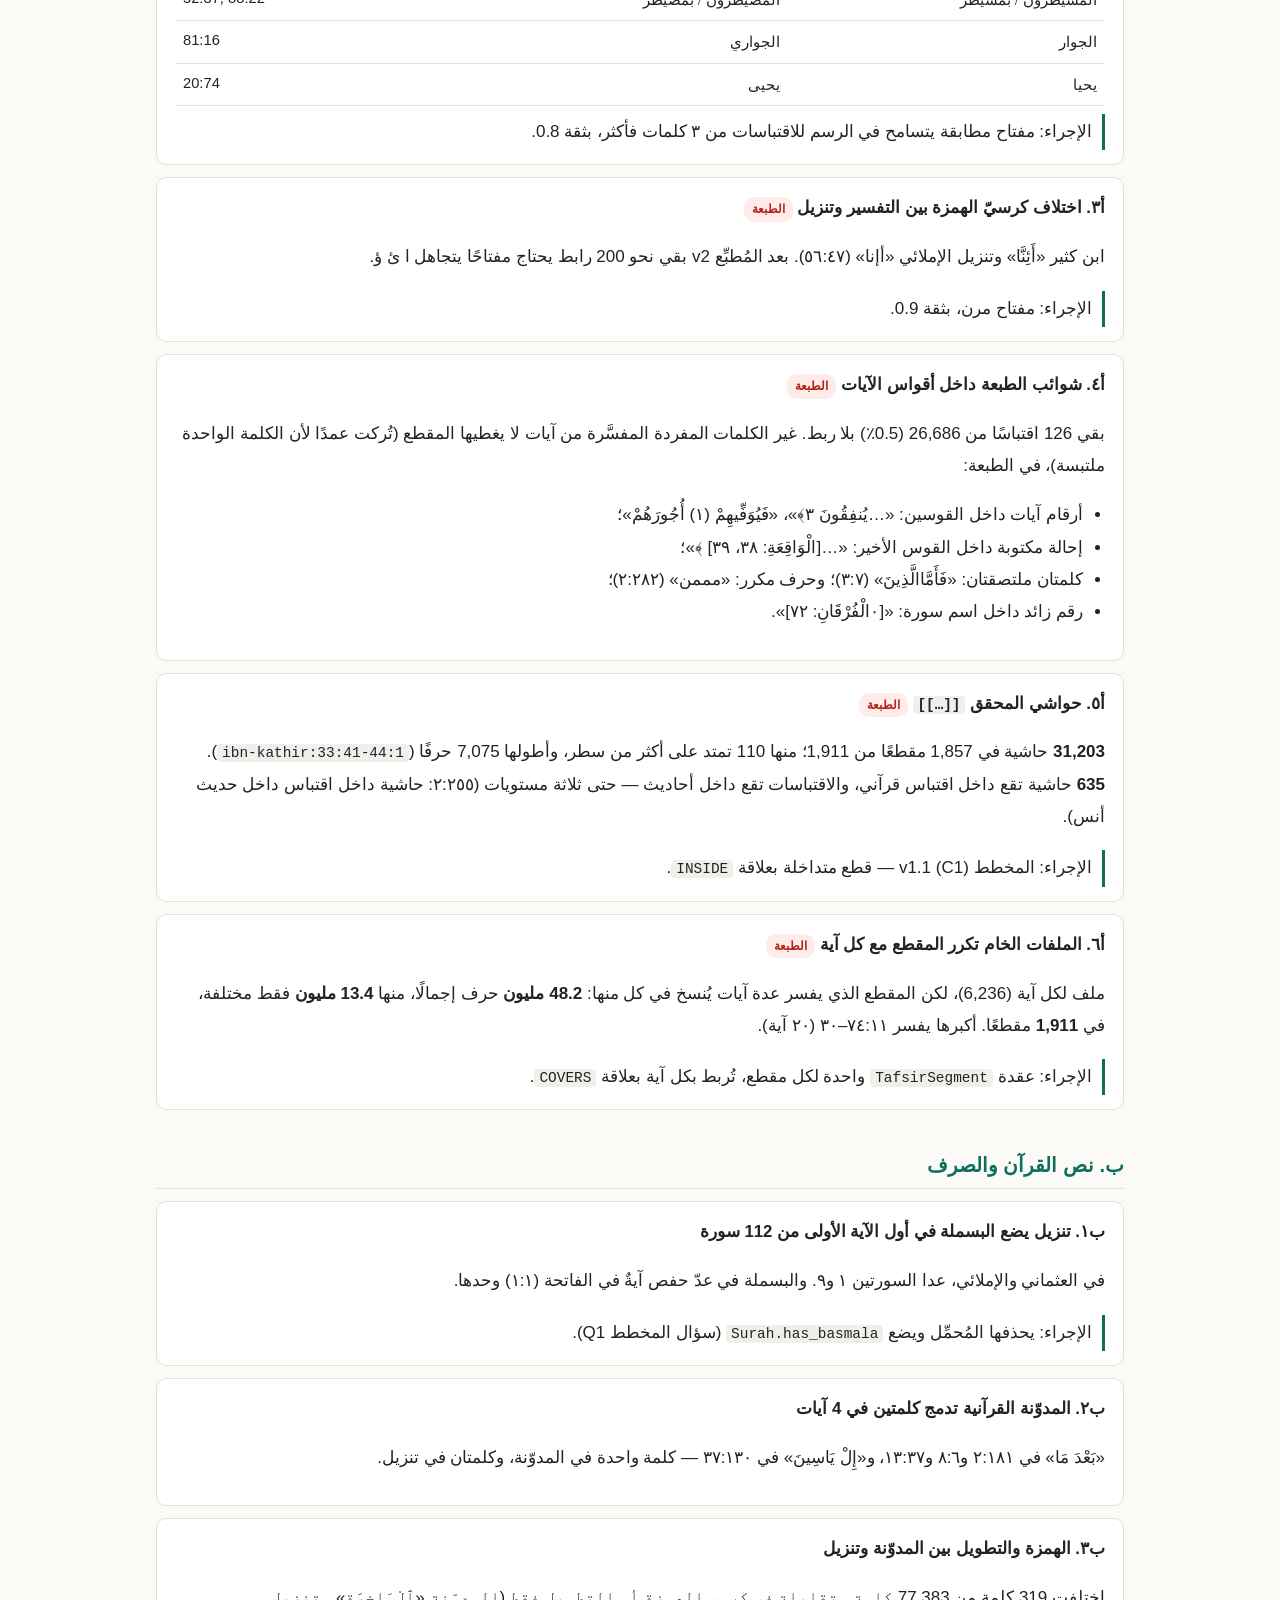
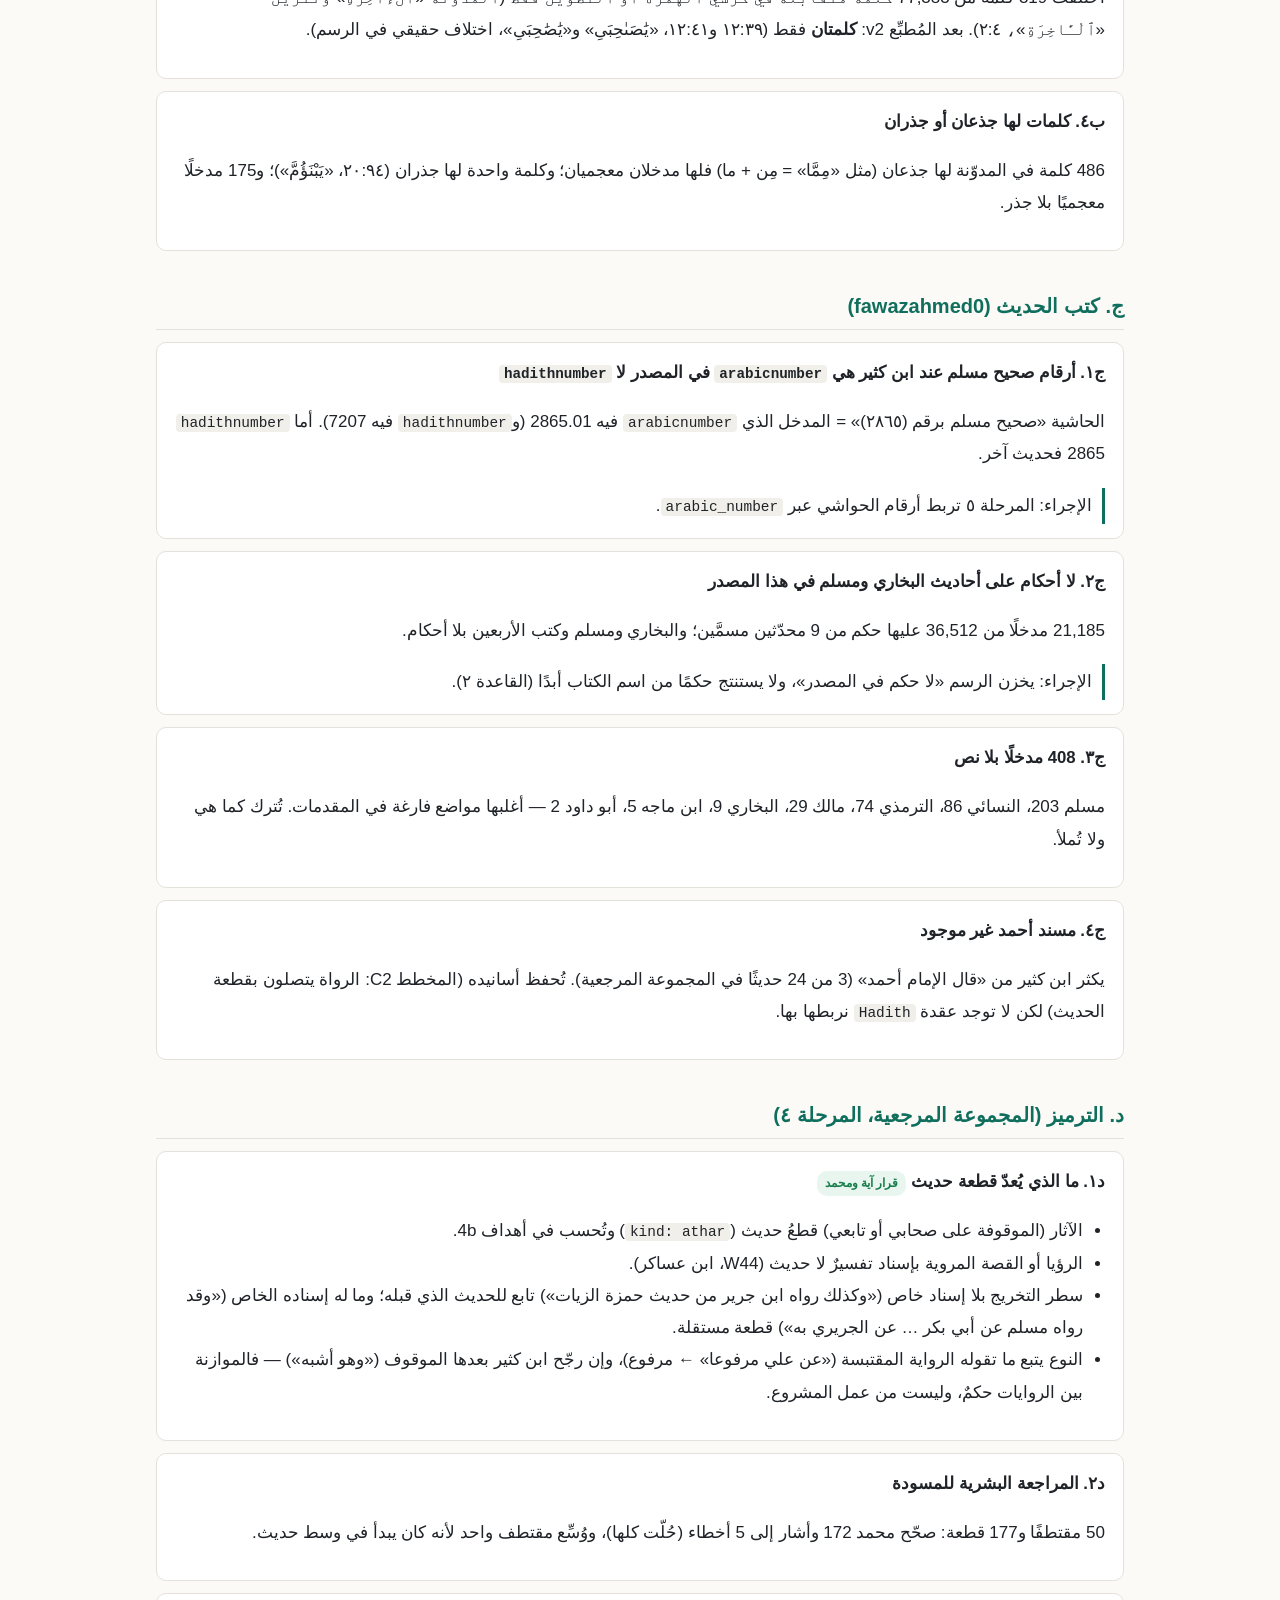
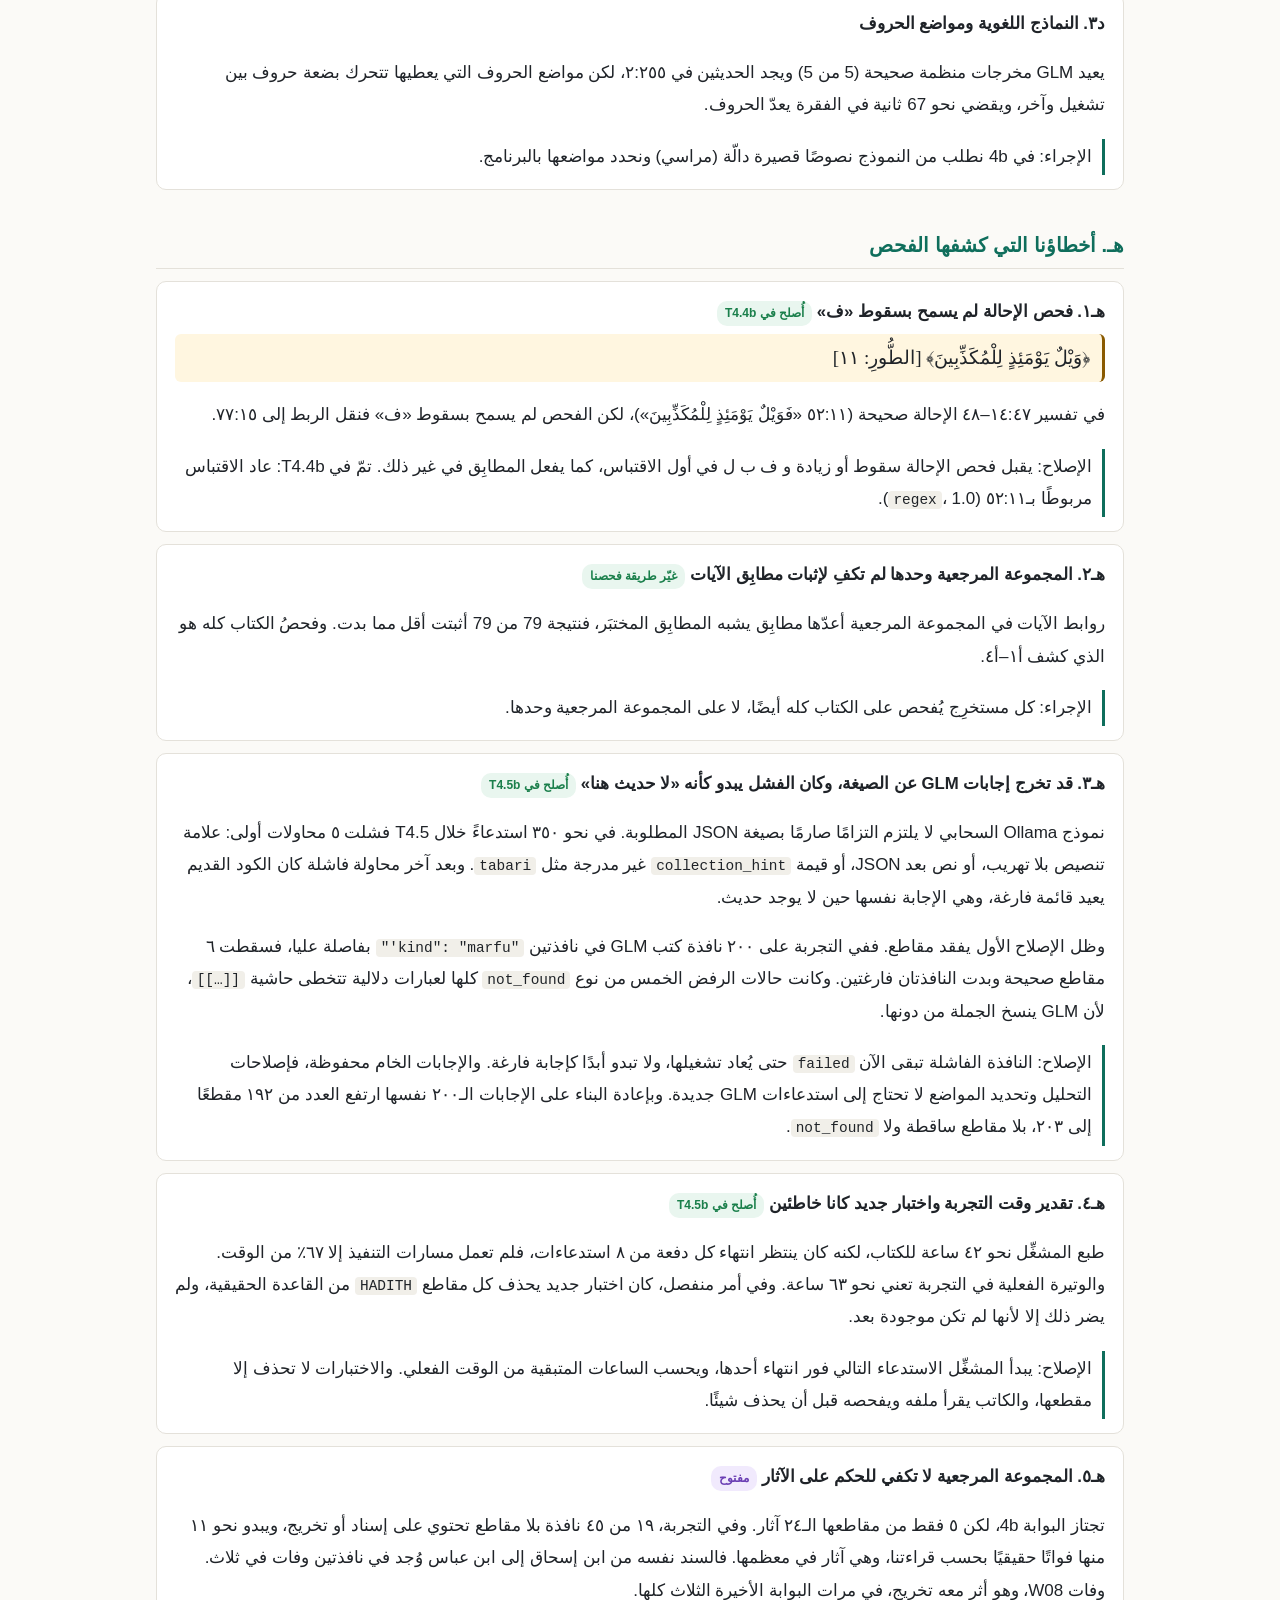
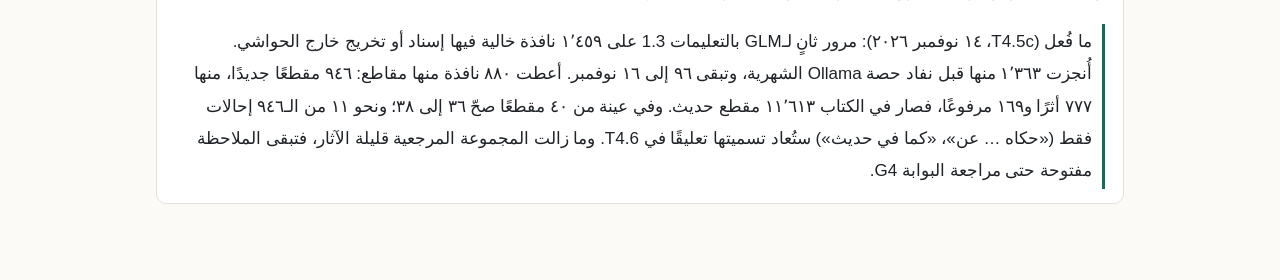
<file: docs/findings/findings-ar.html>
<!doctype html>
<html lang="ar" dir="rtl">
<head>
<meta charset="utf-8">
<meta name="viewport" content="width=device-width, initial-scale=1">
<title>نتائج مشروع رسم التفسير</title>
<link rel="stylesheet" href="findings.css">
</head>
<body>
<main>
<p class="crumb"><span class="lang"><a href="findings.html">English</a></span>&nbsp;</p>
<h1>النتائج — رسم بياني لتفسير القرآن</h1>
<p class="lead">ما وجدناه في المصادر وفي طريقتنا نحن أثناء بناء الرسم البياني، محفوظًا لتقرير لاحق.
لكل نتيجة دليلها (أعداد دقيقة، أرقام آيات ومقاطع) وما فعله المشروع بشأنها. آخر تحديث 2026-11-03.</p>

<div class="card">
<b>المصادر:</b> تفسير ابن كثير (<code>spa5k/tafsir_api</code>، الإيداع eb82bb6) · نص القرآن من تنزيل v1.1 (العثماني
والإملائي) · المدوّنة القرآنية العربية للصرف v0.4 · كتب الحديث من <code>fawazahmed0/hadith-api</code> (الإيداع df57907).<br>
<b>تفاصيل أكثر:</b> <code>docs/decisions.md</code>، وتقارير المهام في <code>docs/tickets/reports/</code>.
</div>

<div class="stats">
<div class="stat typo"><b>34</b><span>خطأً طباعيًا في إحالات الآيات</span></div>
<div class="stat"><b>31,203</b><span>حاشية للمحقق، متداخلة حتى ٣ مستويات</span></div>
<div class="stat"><b>122</b><span>اقتباسًا برسمٍ يخالف تنزيل</span></div>
<div class="stat ours"><b>2</b><span>خطآن منّا كشفهما الفحص</span></div>
</div>

<!-- ===================================================== A -->
<h2>أ. تفسير ابن كثير — الطبعة</h2>

<div class="finding" id="A1">
<h3>أ١. إحالات مكتوبة تشير إلى غير الآية المقتبسة <span class="tag typo">الطبعة</span></h3>
<p>يطبع المحققون بعد كثير من الاقتباسات القرآنية إحالةً مثل ﴿…﴾ «[الْأَنْبِيَاءِ: ٣٥]». فحصنا الإحالات المطبوعة كلها
(<b>5,164</b>) مقابل الكلمات المقتبسة، فوجدنا <b>40</b> لم توجد كلماتها في الآية المُحال إليها. واحدة منها كانت خطأً منّا وأُصلح (<a href="#E1">هـ١</a>)؛ والـ<b>39</b> الباقية، بعد قراءة كل واحدة:</p>
<ul>
<li><b>34 خطأً طباعيًا</b>: رقم واحد خطأ («[الْأَنْبِيَاءِ: ٢٥]» والصواب ٢١:٣٥)، أو رقم ناقص («[النِّسَاءِ: ١١]» والصواب
٤:١١٠)، أو اسم سورة خطأ («[الزُّمَرِ: ١٨]» والصواب المزمل ٧٣:١٨، و«[النَّمْلِ: ١٠]» والصواب النحل ١٦:١٠)؛</li>
<li>3 آيات شديدة التشابه ربما كانت الإحالة فيها هي ما أراده ابن كثير (٢:١٢٦ «بلدا» و١٤:٣٥ «البلد»)؛</li>
<li>2 إحالتان إلى أول المقطع لا إلى الآية نفسها.</li>
</ul>
<p>← <a href="reference-typos-ar.html"><b>القائمة الكاملة للحالات</b></a> مع النصوص والتصحيح المقترح
(وكذلك <code>reference-typos.csv</code>).</p>
<p><b>فحص بمصدر ثانٍ (2026-11-03، الحالات الـ39 كلها):</b> قارنّا كل حالة بنص ابن كثير العربي في quran.com (التفسير 14، قرأناه عبر quran-mcp).
<b>38 من 39 فيها الإحالة نفسها</b> بعد الاقتباس نفسه، مثل <a href="https://quran.com/10:87/tafsirs/14">١٠:٨٧</a> (كلمات ٢:١٥٣، والمطبوع «[البقرة : 156]»).
<b>وحالة واحدة تختلف:</b> في <a href="https://quran.com/73:1/tafsirs/14">تفسير ٧٣:١–٩</a> نص quran.com فيه الإحالة الصحيحة «[الإسراء : 79]»، ونسختنا فيها «[الْإِسْرَاءِ: ٤٩]».
فالـ38 ليست أخطاء نسخ في الملف الذي نزّلناه (spa5k)، بل يشترك فيها نصان رقميان مع اختلاف شكلهما (نص quran.com بلا تشكيل ولا حواشي <code>[[…]]</code>، ويضع الاقتباس بين قوسين عاديين).
لم نقارن بنسخة ورقية، فلم يتأكد بعد أين بدأت هذه الأخطاء، وقد يرجع النصان الرقميان إلى أصل رقمي واحد. التفاصيل حالةً حالة: <code>reference-crosscheck.csv</code>.</p>
<p class="action">الإجراء: يربط الرسم البياني الاقتباس بالآية التي فيها الكلمات فعلًا، ويحتفظ بالإحالة المطبوعة على الرابط
(<code>ref_text</code>)، ويخفض الثقة إلى 0.9. لا يُغيَّر نص التفسير أبدًا.</p>
</div>

<div class="finding" id="A2">
<h3>أ٢. الاقتباسات بالرسم الإملائي لا برسم المصحف <span class="tag typo">الطبعة</span></h3>
<p>يقتبس ابن كثير «الْعَالَمِينَ» لا «ٱلْعَٰلَمِينَ» العثمانية. وحتى بعد حذف التشكيل يختلف نصّا تنزيل العثماني والإملائي في
3,777 آية، لذلك نطابق الاقتباسات بالنص الإملائي. وفوق ذلك يخالف <b>122 اقتباسًا</b> نصَّ تنزيل الإملائي في رسم كلمة:</p>
<table>
<tr><th>ابن كثير</th><th>تنزيل الإملائي</th><th>الآيات</th></tr>
<tr><td class="ar">نعمة</td><td class="ar">نعمت</td><td class="ltr">5:11, 14:28</td></tr>
<tr><td class="ar">غيابة</td><td class="ar">غيابت</td><td class="ltr">12:15</td></tr>
<tr><td class="ar">مرضاة</td><td class="ar">مرضات</td><td class="ltr">66:1</td></tr>
<tr><td class="ar">داود</td><td class="ar">داوود</td><td class="ltr">2:251, 27:15, 38:24</td></tr>
<tr><td class="ar">المسيطرون / بمسيطر</td><td class="ar">المصيطرون / بمصيطر</td><td class="ltr">52:37, 88:22</td></tr>
<tr><td class="ar">الجوار</td><td class="ar">الجواري</td><td class="ltr">81:16</td></tr>
<tr><td class="ar">يحيا</td><td class="ar">يحيى</td><td class="ltr">20:74</td></tr>
</table>
<p class="action">الإجراء: مفتاح مطابقة يتسامح في الرسم للاقتباسات من ٣ كلمات فأكثر، بثقة 0.8.</p>
</div>

<div class="finding" id="A3">
<h3>أ٣. اختلاف كرسيّ الهمزة بين التفسير وتنزيل <span class="tag typo">الطبعة</span></h3>
<p>ابن كثير «أَئِنَّا» وتنزيل الإملائي «أإنا» (٥٦:٤٧). بعد المُطبِّع v2 بقي نحو 200 رابط يحتاج مفتاحًا يتجاهل ا ئ ؤ.</p>
<p class="action">الإجراء: مفتاح مرن، بثقة 0.9.</p>
</div>

<div class="finding" id="A4">
<h3>أ٤. شوائب الطبعة داخل أقواس الآيات <span class="tag typo">الطبعة</span></h3>
<p>بقي 126 اقتباسًا من 26,686 (0.5٪) بلا ربط. غير الكلمات المفردة المفسَّرة من آيات لا يغطيها المقطع (تُركت عمدًا لأن
الكلمة الواحدة ملتبسة)، في الطبعة:</p>
<ul>
<li>أرقام آيات داخل القوسين: «…يُنفِقُونَ ٣﴾»، «فَيُوَفِّيهِمْ (١) أُجُورَهُمْ»؛</li>
<li>إحالة مكتوبة داخل القوس الأخير: «…[الْوَاقِعَةِ: ٣٨، ٣٩] ﴾»؛</li>
<li>كلمتان ملتصقتان: «فَأَمَّاالَّذِينَ» (٣:٧)؛ وحرف مكرر: «مممن» (٢:٢٨٢)؛</li>
<li>رقم زائد داخل اسم سورة: «[٠الْفُرْقَانِ: ٧٢]».</li>
</ul>
</div>

<div class="finding" id="A5">
<h3>أ٥. حواشي المحقق <code>[[…]]</code> <span class="tag typo">الطبعة</span></h3>
<p><b>31,203</b> حاشية في 1,857 مقطعًا من 1,911؛ منها 110 تمتد على أكثر من سطر، وأطولها 7,075 حرفًا
(<code>ibn-kathir:33:41-44:1</code>). <b>635</b> حاشية تقع داخل اقتباس قرآني، والاقتباسات تقع داخل أحاديث — حتى ثلاثة
مستويات (٢:٢٥٥: حاشية داخل اقتباس داخل حديث أنس).</p>
<p class="action">الإجراء: المخطط v1.1 (C1) — قطع متداخلة بعلاقة <code>INSIDE</code>.</p>
</div>

<div class="finding" id="A6">
<h3>أ٦. الملفات الخام تكرر المقطع مع كل آية <span class="tag typo">الطبعة</span></h3>
<p>ملف لكل آية (6,236)، لكن المقطع الذي يفسر عدة آيات يُنسخ في كل منها: <b>48.2 مليون</b> حرف إجمالًا، منها
<b>13.4 مليون</b> فقط مختلفة، في <b>1,911</b> مقطعًا. أكبرها يفسر ٧٤:١١–٣٠ (٢٠ آية).</p>
<p class="action">الإجراء: عقدة <code>TafsirSegment</code> واحدة لكل مقطع، تُربط بكل آية بعلاقة <code>COVERS</code>.</p>
</div>

<!-- ===================================================== B -->
<h2>ب. نص القرآن والصرف</h2>

<div class="finding" id="B1">
<h3>ب١. تنزيل يضع البسملة في أول الآية الأولى من 112 سورة</h3>
<p>في العثماني والإملائي، عدا السورتين ١ و٩. والبسملة في عدّ حفص آيةٌ في الفاتحة (١:١) وحدها.</p>
<p class="action">الإجراء: يحذفها المُحمِّل ويضع <code>Surah.has_basmala</code> (سؤال المخطط Q1).</p>
</div>

<div class="finding" id="B2">
<h3>ب٢. المدوّنة القرآنية تدمج كلمتين في 4 آيات</h3>
<p>«بَعْدَ مَا» في ٢:١٨١ و٨:٦ و١٣:٣٧، و«إِلْ يَاسِينَ» في ٣٧:١٣٠ — كلمة واحدة في المدوّنة، وكلمتان في تنزيل.</p>
</div>

<div class="finding" id="B3">
<h3>ب٣. الهمزة والتطويل بين المدوّنة وتنزيل</h3>
<p>اختلفت 319 كلمة من 77,383 كلمة متقابلة في كرسي الهمزة أو التطويل فقط (المدوّنة «ٱلْءَاخِرَةِ» وتنزيل «ٱلْـَٔاخِرَةِ»، ٢:٤).
بعد المُطبِّع v2: <b>كلمتان</b> فقط (١٢:٣٩ و١٢:٤١، «يَٰصَىٰحِبَىِ» و«يَٰصَٰحِبَىِ»، اختلاف حقيقي في الرسم).</p>
</div>

<div class="finding" id="B4">
<h3>ب٤. كلمات لها جذعان أو جذران</h3>
<p>486 كلمة في المدوّنة لها جذعان (مثل «مِمَّا» = مِن + ما) فلها مدخلان معجميان؛ وكلمة واحدة لها جذران
(٢٠:٩٤، «يَبْنَؤُمَّ»)؛ و175 مدخلًا معجميًا بلا جذر.</p>
</div>

<!-- ===================================================== C -->
<h2>ج. كتب الحديث (fawazahmed0)</h2>

<div class="finding" id="C1">
<h3>ج١. أرقام صحيح مسلم عند ابن كثير هي <code>arabicnumber</code> في المصدر لا <code>hadithnumber</code></h3>
<p>الحاشية «صحيح مسلم برقم (٢٨٦٥)» = المدخل الذي <code>arabicnumber</code> فيه 2865.01 (و<code>hadithnumber</code> فيه 7207).
أما <code>hadithnumber</code> 2865 فحديث آخر.</p>
<p class="action">الإجراء: المرحلة ٥ تربط أرقام الحواشي عبر <code>arabic_number</code>.</p>
</div>

<div class="finding" id="C2">
<h3>ج٢. لا أحكام على أحاديث البخاري ومسلم في هذا المصدر</h3>
<p>21,185 مدخلًا من 36,512 عليها حكم من 9 محدّثين مسمَّين؛ والبخاري ومسلم وكتب الأربعين بلا أحكام.</p>
<p class="action">الإجراء: يخزن الرسم «لا حكم في المصدر»، ولا يستنتج حكمًا من اسم الكتاب أبدًا (القاعدة ٢).</p>
</div>

<div class="finding" id="C3">
<h3>ج٣. 408 مدخلًا بلا نص</h3>
<p>مسلم 203، النسائي 86، الترمذي 74، مالك 29، البخاري 9، ابن ماجه 5، أبو داود 2 — أغلبها مواضع فارغة في المقدمات.
تُترك كما هي ولا تُملأ.</p>
</div>

<div class="finding" id="C4">
<h3>ج٤. مسند أحمد غير موجود</h3>
<p>يكثر ابن كثير من «قال الإمام أحمد» (3 من 24 حديثًا في المجموعة المرجعية). تُحفظ أسانيده (المخطط C2: الرواة يتصلون بقطعة
الحديث) لكن لا توجد عقدة <code>Hadith</code> نربطها بها.</p>
</div>

<!-- ===================================================== D -->
<h2>د. الترميز (المجموعة المرجعية، المرحلة ٤)</h2>

<div class="finding" id="D1">
<h3>د١. ما الذي يُعدّ قطعة حديث <span class="tag done">قرار آية ومحمد</span></h3>
<ul>
<li>الآثار (الموقوفة على صحابي أو تابعي) قطعُ حديث (<code>kind: athar</code>) وتُحسب في أهداف 4b.</li>
<li>الرؤيا أو القصة المروية بإسناد تفسيرٌ لا حديث (W44، ابن عساكر).</li>
<li>سطر التخريج بلا إسناد خاص («وكذلك رواه ابن جرير من حديث حمزة الزيات») تابع للحديث الذي قبله؛ وما له إسناده الخاص
(«وقد رواه مسلم عن أبي بكر … عن الجريري به») قطعة مستقلة.</li>
<li>النوع يتبع ما تقوله الرواية المقتبسة («عن علي مرفوعا» ← مرفوع)، وإن رجّح ابن كثير بعدها الموقوف («وهو أشبه») —
فالموازنة بين الروايات حكمٌ، وليست من عمل المشروع.</li>
</ul>
</div>

<div class="finding" id="D2">
<h3>د٢. المراجعة البشرية للمسودة</h3>
<p>50 مقتطفًا و177 قطعة: صحّح محمد 172 وأشار إلى 5 أخطاء (حُلّت كلها)، ووُسِّع مقتطف واحد لأنه كان يبدأ في وسط حديث.</p>
</div>

<div class="finding" id="D3">
<h3>د٣. النماذج اللغوية ومواضع الحروف</h3>
<p>يعيد GLM مخرجات منظمة صحيحة (5 من 5) ويجد الحديثين في ٢:٢٥٥، لكن مواضع الحروف التي يعطيها تتحرك بضعة حروف بين
تشغيل وآخر، ويقضي نحو 67 ثانية في الفقرة يعدّ الحروف.</p>
<p class="action">الإجراء: في 4b نطلب من النموذج نصوصًا قصيرة دالّة (مراسي) ونحدد مواضعها بالبرنامج.</p>
</div>

<!-- ===================================================== E -->
<h2>هـ. أخطاؤنا التي كشفها الفحص</h2>

<div class="finding" id="E1">
<h3>هـ١. فحص الإحالة لم يسمح بسقوط «ف» <span class="tag done">أُصلح في T4.4b</span></h3>
<div class="quote">﴿وَيْلٌ يَوْمَئِذٍ لِلْمُكَذِّبِينَ﴾ [الطُّورِ: ١١]</div>
<p>في تفسير ١٤:٤٧–٤٨ الإحالة صحيحة (٥٢:١١ «فَوَيْلٌ يَوْمَئِذٍ لِلْمُكَذِّبِينَ»)، لكن الفحص لم يسمح بسقوط «ف» فنقل الربط
إلى ٧٧:١٥.</p>
<p class="action">الإصلاح: يقبل فحص الإحالة سقوط أو زيادة و ف ب ل في أول الاقتباس، كما يفعل المطابِق في غير ذلك. تمّ في T4.4b: عاد الاقتباس مربوطًا بـ٥٢:١١ (<code>regex</code>، 1.0).</p>
</div>

<div class="finding" id="E2">
<h3>هـ٢. المجموعة المرجعية وحدها لم تكفِ لإثبات مطابِق الآيات <span class="tag done">غيّر طريقة فحصنا</span></h3>
<p>روابط الآيات في المجموعة المرجعية أعدّها مطابِق يشبه المطابِق المختبَر، فنتيجة 79 من 79 أثبتت أقل مما بدت. وفحصُ الكتاب
كله هو الذي كشف أ١–أ٤.</p>
<p class="action">الإجراء: كل مستخرِج يُفحص على الكتاب كله أيضًا، لا على المجموعة المرجعية وحدها.</p>
</div>
<div class="finding" id="E3">
<h3>هـ٣. قد تخرج إجابات GLM عن الصيغة، وكان الفشل يبدو كأنه «لا حديث هنا» <span class="tag done">أُصلح في T4.5b</span></h3>
<p>نموذج Ollama السحابي لا يلتزم التزامًا صارمًا بصيغة JSON المطلوبة. في نحو ٣٥٠ استدعاءً خلال T4.5 فشلت ٥ محاولات أولى: علامة تنصيص بلا تهريب، أو نص بعد JSON، أو قيمة <code>collection_hint</code> غير مدرجة مثل <code>tabari</code>. وبعد آخر محاولة فاشلة كان الكود القديم يعيد قائمة فارغة، وهي الإجابة نفسها حين لا يوجد حديث.</p>
<p>وظل الإصلاح الأول يفقد مقاطع. ففي التجربة على ٢٠٠ نافذة كتب GLM في نافذتين <code>"kind": "marfu'"</code> بفاصلة عليا، فسقطت ٦ مقاطع صحيحة وبدت النافذتان فارغتين. وكانت حالات الرفض الخمس من نوع <code>not_found</code> كلها لعبارات دلالية تتخطى حاشية <code>[[…]]</code>، لأن GLM ينسخ الجملة من دونها.</p>
<p class="action">الإصلاح: النافذة الفاشلة تبقى الآن <code>failed</code> حتى يُعاد تشغيلها، ولا تبدو أبدًا كإجابة فارغة. والإجابات الخام محفوظة، فإصلاحات التحليل وتحديد المواضع لا تحتاج إلى استدعاءات GLM جديدة. وبإعادة البناء على الإجابات الـ٢٠٠ نفسها ارتفع العدد من ١٩٢ مقطعًا إلى ٢٠٣، بلا مقاطع ساقطة ولا <code>not_found</code>.</p>
</div>

<div class="finding" id="E4">
<h3>هـ٤. تقدير وقت التجربة واختبار جديد كانا خاطئين <span class="tag done">أُصلح في T4.5b</span></h3>
<p>طبع المشغِّل نحو ٤٢ ساعة للكتاب، لكنه كان ينتظر انتهاء كل دفعة من ٨ استدعاءات، فلم تعمل مسارات التنفيذ إلا ٦٧٪ من الوقت. والوتيرة الفعلية في التجربة تعني نحو ٦٣ ساعة. وفي أمر منفصل، كان اختبار جديد يحذف كل مقاطع <code>HADITH</code> من القاعدة الحقيقية، ولم يضر ذلك إلا لأنها لم تكن موجودة بعد.</p>
<p class="action">الإصلاح: يبدأ المشغِّل الاستدعاء التالي فور انتهاء أحدها، ويحسب الساعات المتبقية من الوقت الفعلي. والاختبارات لا تحذف إلا مقطعها، والكاتب يقرأ ملفه ويفحصه قبل أن يحذف شيئًا.</p>
</div>

<div class="finding" id="E5">
<h3>هـ٥. المجموعة المرجعية لا تكفي للحكم على الآثار <span class="tag open">مفتوح</span></h3>
<p>تجتاز البوابة 4b، لكن ٥ فقط من مقاطعها الـ٢٤ آثار. وفي التجربة، ١٩ من ٤٥ نافذة بلا مقاطع تحتوي على إسناد أو تخريج، ويبدو نحو ١١ منها فواتًا حقيقيًا بحسب قراءتنا، وهي آثار في معظمها. فالسند نفسه من ابن إسحاق إلى ابن عباس وُجد في نافذتين وفات في ثلاث. وفات W08، وهو أثر معه تخريج، في مرات البوابة الأخيرة الثلاث كلها.</p>
<p class="action">ما فُعل (T4.5c، ١٤ نوفمبر ٢٠٢٦): مرور ثانٍ لـGLM بالتعليمات 1.3 على ١٬٤٥٩ نافذة خالية فيها إسناد أو تخريج خارج الحواشي. أُنجزت ١٬٣٦٣ منها قبل نفاد حصة Ollama الشهرية، وتبقى ٩٦ إلى ١٦ نوفمبر. أعطت ٨٨٠ نافذة منها مقاطع: ٩٤٦ مقطعًا جديدًا، منها ٧٧٧ أثرًا و١٦٩ مرفوعًا، فصار في الكتاب ١١٬٦١٣ مقطع حديث. وفي عينة من ٤٠ مقطعًا صحّ ٣٦ إلى ٣٨؛ ونحو ١١ من الـ٩٤٦ إحالات فقط («حكاه … عن»، «كما في حديث») ستُعاد تسميتها تعليقًا في T4.6. وما زالت المجموعة المرجعية قليلة الآثار، فتبقى الملاحظة مفتوحة حتى مراجعة البوابة G4.</p>
</div>
</main>
</body>
</html>
</file>
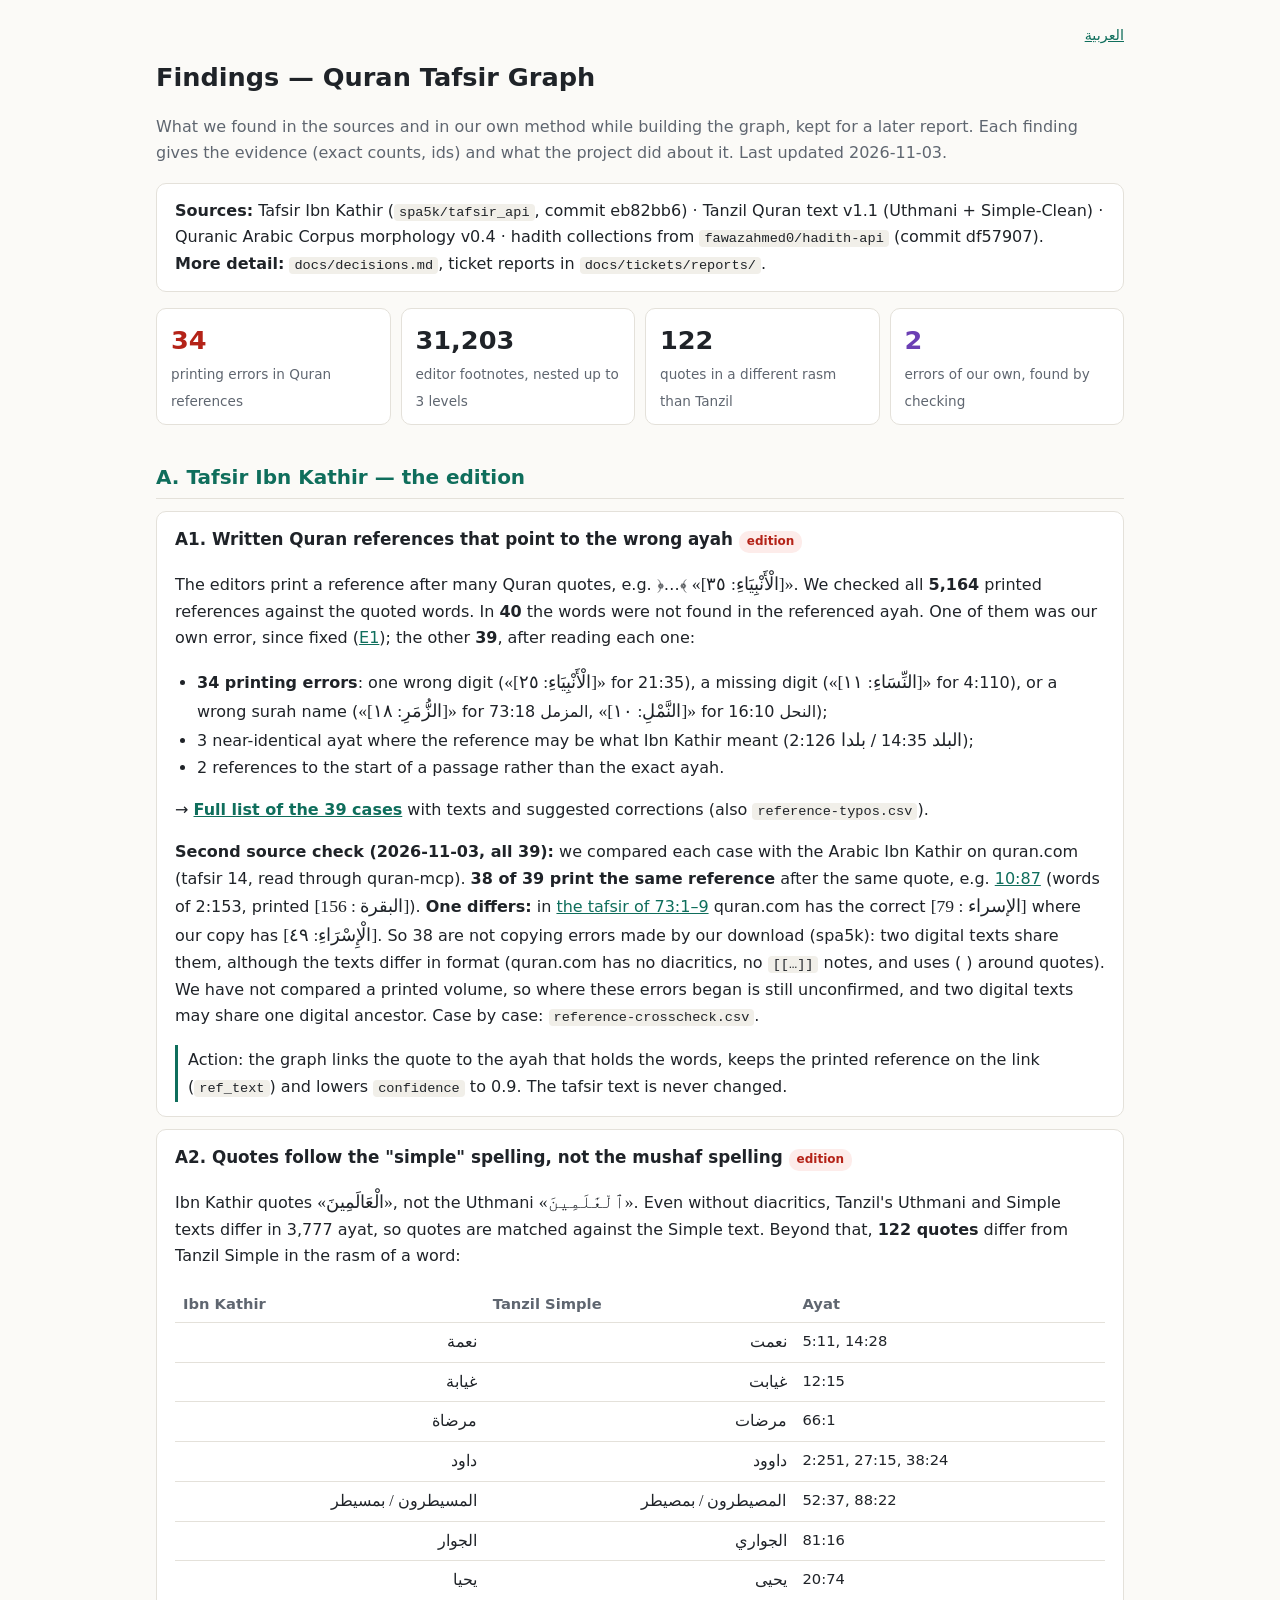
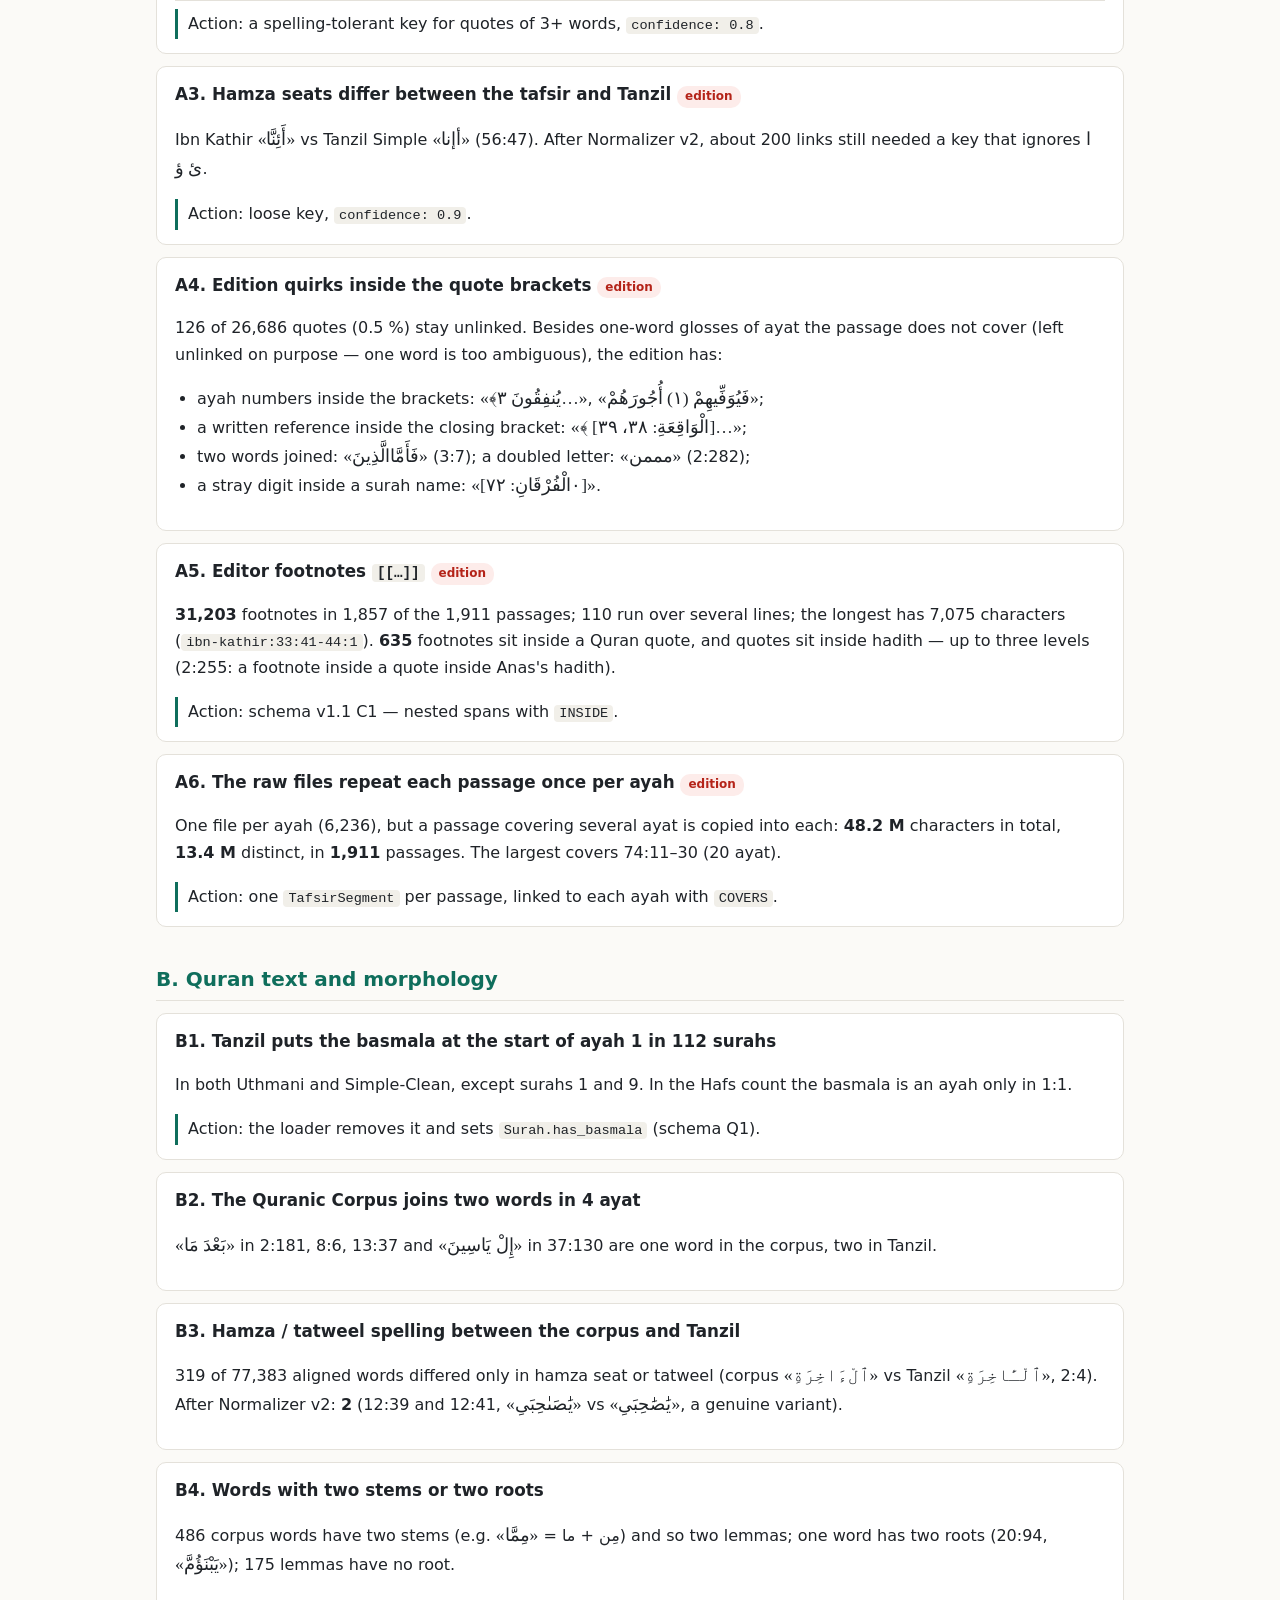
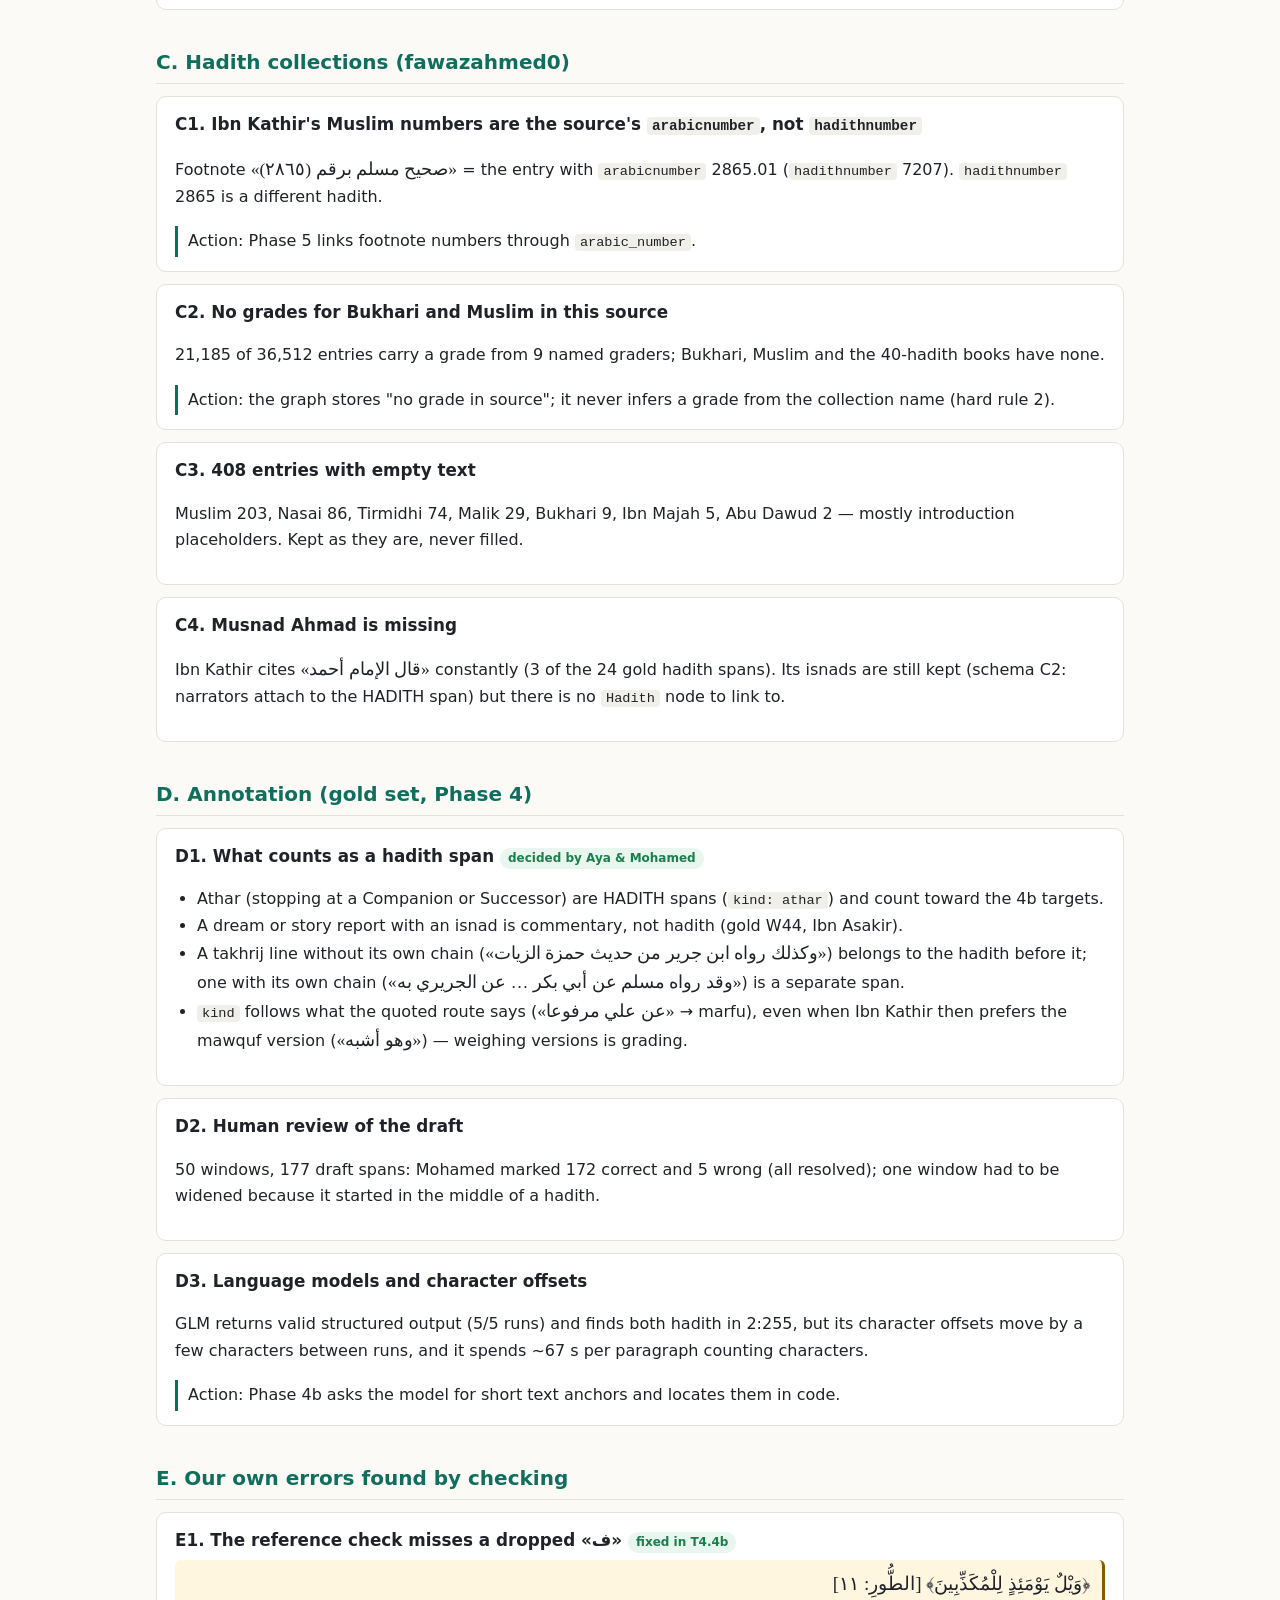
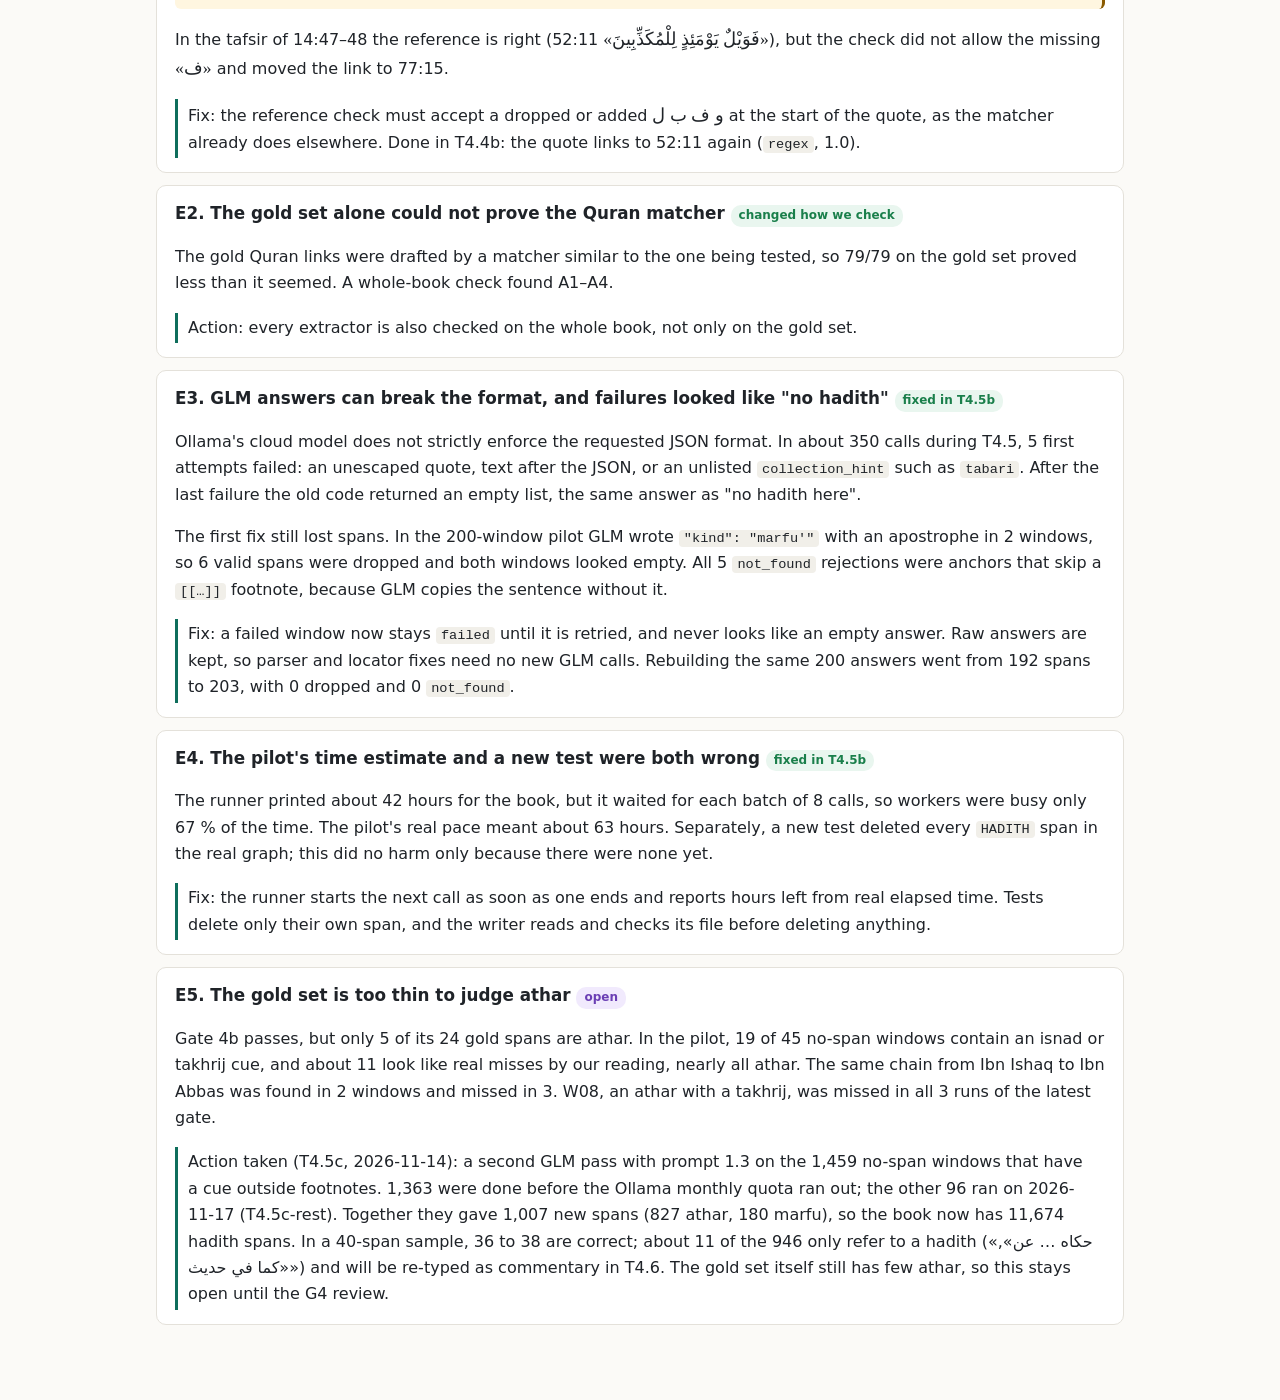
<file: docs/findings/findings.html>
<!doctype html>
<html lang="en">
<head>
<meta charset="utf-8">
<meta name="viewport" content="width=device-width, initial-scale=1">
<title>Quran graph findings</title>
<link rel="stylesheet" href="findings.css">
</head>
<body>
<main>
<p class="crumb"><span class="lang"><a href="findings-ar.html">العربية</a></span>&nbsp;</p>
<h1>Findings — Quran Tafsir Graph</h1>
<p class="lead">What we found in the sources and in our own method while building the graph, kept for a later report.
Each finding gives the evidence (exact counts, ids) and what the project did about it. Last updated 2026-11-03.</p>

<div class="card">
<b>Sources:</b> Tafsir Ibn Kathir (<code>spa5k/tafsir_api</code>, commit eb82bb6) · Tanzil Quran text v1.1 (Uthmani +
Simple-Clean) · Quranic Arabic Corpus morphology v0.4 · hadith collections from <code>fawazahmed0/hadith-api</code>
(commit df57907).<br>
<b>More detail:</b> <code>docs/decisions.md</code>, ticket reports in <code>docs/tickets/reports/</code>.
</div>

<div class="stats">
<div class="stat typo"><b>34</b><span>printing errors in Quran references</span></div>
<div class="stat"><b>31,203</b><span>editor footnotes, nested up to 3 levels</span></div>
<div class="stat"><b>122</b><span>quotes in a different rasm than Tanzil</span></div>
<div class="stat ours"><b>2</b><span>errors of our own, found by checking</span></div>
</div>

<!-- ===================================================== A -->
<h2>A. Tafsir Ibn Kathir — the edition</h2>

<div class="finding" id="A1">
<h3>A1. Written Quran references that point to the wrong ayah <span class="tag typo">edition</span></h3>
<p>The editors print a reference after many Quran quotes, e.g. ﴿…﴾ <span class="ar" dir="rtl">«[الْأَنْبِيَاءِ: ٣٥]»</span>.
We checked all <b>5,164</b> printed references against the quoted words. In <b>40</b> the words were not found in the
referenced ayah. One of them was our own error, since fixed (<a href="#E1">E1</a>); the other <b>39</b>, after reading each one:</p>
<ul>
<li><b>34 printing errors</b>: one wrong digit (<span class="ar" dir="rtl">«[الْأَنْبِيَاءِ: ٢٥]»</span> for 21:35), a missing
digit (<span class="ar" dir="rtl">«[النِّسَاءِ: ١١]»</span> for 4:110), or a wrong surah name
(<span class="ar" dir="rtl">«[الزُّمَرِ: ١٨]»</span> for المزمل 73:18, <span class="ar" dir="rtl">«[النَّمْلِ: ١٠]»</span> for النحل 16:10);</li>
<li>3 near-identical ayat where the reference may be what Ibn Kathir meant (2:126 <span class="ar" dir="rtl">بلدا</span> /
14:35 <span class="ar" dir="rtl">البلد</span>);</li>
<li>2 references to the start of a passage rather than the exact ayah.</li>
</ul>
<p>→ <a href="reference-typos.html"><b>Full list of the 39 cases</b></a> with texts and suggested corrections
(also <code>reference-typos.csv</code>).</p>
<p><b>Second source check (2026-11-03, all 39):</b> we compared each case with the Arabic Ibn Kathir on quran.com (tafsir 14, read through
quran-mcp). <b>38 of 39 print the same reference</b> after the same quote, e.g. <a href="https://quran.com/10:87/tafsirs/14">10:87</a>
(words of 2:153, printed <span class="ar" dir="rtl">[البقرة : 156]</span>). <b>One differs:</b> in <a href="https://quran.com/73:1/tafsirs/14">the tafsir of 73:1–9</a>
quran.com has the correct <span class="ar" dir="rtl">[الإسراء : 79]</span> where our copy has <span class="ar" dir="rtl">[الْإِسْرَاءِ: ٤٩]</span>.
So 38 are not copying errors made by our download (spa5k): two digital texts share them, although the texts differ in format (quran.com has no diacritics, no
<code>[[…]]</code> notes, and uses ( ) around quotes). We have not compared a printed volume, so where these errors began is still unconfirmed, and two digital texts
may share one digital ancestor. Case by case: <code>reference-crosscheck.csv</code>.</p>
<p class="action">Action: the graph links the quote to the ayah that holds the words, keeps the printed reference on the
link (<code>ref_text</code>) and lowers <code>confidence</code> to 0.9. The tafsir text is never changed.</p>
</div>

<div class="finding" id="A2">
<h3>A2. Quotes follow the "simple" spelling, not the mushaf spelling <span class="tag typo">edition</span></h3>
<p>Ibn Kathir quotes <span class="ar" dir="rtl">«الْعَالَمِينَ»</span>, not the Uthmani
<span class="ar" dir="rtl">«ٱلْعَٰلَمِينَ»</span>. Even without diacritics, Tanzil's Uthmani and Simple texts differ in
3,777 ayat, so quotes are matched against the Simple text. Beyond that, <b>122 quotes</b> differ from Tanzil Simple in
the rasm of a word:</p>
<table>
<tr><th>Ibn Kathir</th><th>Tanzil Simple</th><th>Ayat</th></tr>
<tr><td class="ar" dir="rtl">نعمة</td><td class="ar" dir="rtl">نعمت</td><td>5:11, 14:28</td></tr>
<tr><td class="ar" dir="rtl">غيابة</td><td class="ar" dir="rtl">غيابت</td><td>12:15</td></tr>
<tr><td class="ar" dir="rtl">مرضاة</td><td class="ar" dir="rtl">مرضات</td><td>66:1</td></tr>
<tr><td class="ar" dir="rtl">داود</td><td class="ar" dir="rtl">داوود</td><td>2:251, 27:15, 38:24</td></tr>
<tr><td class="ar" dir="rtl">المسيطرون / بمسيطر</td><td class="ar" dir="rtl">المصيطرون / بمصيطر</td><td>52:37, 88:22</td></tr>
<tr><td class="ar" dir="rtl">الجوار</td><td class="ar" dir="rtl">الجواري</td><td>81:16</td></tr>
<tr><td class="ar" dir="rtl">يحيا</td><td class="ar" dir="rtl">يحيى</td><td>20:74</td></tr>
</table>
<p class="action">Action: a spelling-tolerant key for quotes of 3+ words, <code>confidence: 0.8</code>.</p>
</div>

<div class="finding" id="A3">
<h3>A3. Hamza seats differ between the tafsir and Tanzil <span class="tag typo">edition</span></h3>
<p>Ibn Kathir <span class="ar" dir="rtl">«أَئِنَّا»</span> vs Tanzil Simple <span class="ar" dir="rtl">«أإنا»</span> (56:47).
After Normalizer v2, about 200 links still needed a key that ignores <span class="ar" dir="rtl">ا ئ ؤ</span>.</p>
<p class="action">Action: loose key, <code>confidence: 0.9</code>.</p>
</div>

<div class="finding" id="A4">
<h3>A4. Edition quirks inside the quote brackets <span class="tag typo">edition</span></h3>
<p>126 of 26,686 quotes (0.5 %) stay unlinked. Besides one-word glosses of ayat the passage does not cover (left
unlinked on purpose — one word is too ambiguous), the edition has:</p>
<ul>
<li>ayah numbers inside the brackets: <span class="ar" dir="rtl">«…يُنفِقُونَ ٣﴾»</span>, <span class="ar" dir="rtl">«فَيُوَفِّيهِمْ (١) أُجُورَهُمْ»</span>;</li>
<li>a written reference inside the closing bracket: <span class="ar" dir="rtl">«…[الْوَاقِعَةِ: ٣٨، ٣٩] ﴾»</span>;</li>
<li>two words joined: <span class="ar" dir="rtl">«فَأَمَّاالَّذِينَ»</span> (3:7); a doubled letter: <span class="ar" dir="rtl">«مممن»</span> (2:282);</li>
<li>a stray digit inside a surah name: <span class="ar" dir="rtl">«[٠الْفُرْقَانِ: ٧٢]»</span>.</li>
</ul>
</div>

<div class="finding" id="A5">
<h3>A5. Editor footnotes <code>[[…]]</code> <span class="tag typo">edition</span></h3>
<p><b>31,203</b> footnotes in 1,857 of the 1,911 passages; 110 run over several lines; the longest has 7,075 characters
(<code>ibn-kathir:33:41-44:1</code>). <b>635</b> footnotes sit inside a Quran quote, and quotes sit inside hadith — up to
three levels (2:255: a footnote inside a quote inside Anas's hadith).</p>
<p class="action">Action: schema v1.1 C1 — nested spans with <code>INSIDE</code>.</p>
</div>

<div class="finding" id="A6">
<h3>A6. The raw files repeat each passage once per ayah <span class="tag typo">edition</span></h3>
<p>One file per ayah (6,236), but a passage covering several ayat is copied into each: <b>48.2 M</b> characters in
total, <b>13.4 M</b> distinct, in <b>1,911</b> passages. The largest covers 74:11–30 (20 ayat).</p>
<p class="action">Action: one <code>TafsirSegment</code> per passage, linked to each ayah with <code>COVERS</code>.</p>
</div>

<!-- ===================================================== B -->
<h2>B. Quran text and morphology</h2>

<div class="finding" id="B1">
<h3>B1. Tanzil puts the basmala at the start of ayah 1 in 112 surahs</h3>
<p>In both Uthmani and Simple-Clean, except surahs 1 and 9. In the Hafs count the basmala is an ayah only in 1:1.</p>
<p class="action">Action: the loader removes it and sets <code>Surah.has_basmala</code> (schema Q1).</p>
</div>

<div class="finding" id="B2">
<h3>B2. The Quranic Corpus joins two words in 4 ayat</h3>
<p><span class="ar" dir="rtl">«بَعْدَ مَا»</span> in 2:181, 8:6, 13:37 and <span class="ar" dir="rtl">«إِلْ يَاسِينَ»</span> in 37:130
are one word in the corpus, two in Tanzil.</p>
</div>

<div class="finding" id="B3">
<h3>B3. Hamza / tatweel spelling between the corpus and Tanzil</h3>
<p>319 of 77,383 aligned words differed only in hamza seat or tatweel (corpus <span class="ar" dir="rtl">«ٱلْءَاخِرَةِ»</span>
vs Tanzil <span class="ar" dir="rtl">«ٱلْـَٔاخِرَةِ»</span>, 2:4). After Normalizer v2: <b>2</b> (12:39 and 12:41,
<span class="ar" dir="rtl">«يَٰصَىٰحِبَىِ»</span> vs <span class="ar" dir="rtl">«يَٰصَٰحِبَىِ»</span>, a genuine variant).</p>
</div>

<div class="finding" id="B4">
<h3>B4. Words with two stems or two roots</h3>
<p>486 corpus words have two stems (e.g. <span class="ar" dir="rtl">«مِمَّا»</span> = مِن + ما) and so two lemmas; one word
has two roots (20:94, <span class="ar" dir="rtl">«يَبْنَؤُمَّ»</span>); 175 lemmas have no root.</p>
</div>

<!-- ===================================================== C -->
<h2>C. Hadith collections (fawazahmed0)</h2>

<div class="finding" id="C1">
<h3>C1. Ibn Kathir's Muslim numbers are the source's <code>arabicnumber</code>, not <code>hadithnumber</code></h3>
<p>Footnote <span class="ar" dir="rtl">«صحيح مسلم برقم (٢٨٦٥)»</span> = the entry with <code>arabicnumber</code> 2865.01
(<code>hadithnumber</code> 7207). <code>hadithnumber</code> 2865 is a different hadith.</p>
<p class="action">Action: Phase 5 links footnote numbers through <code>arabic_number</code>.</p>
</div>

<div class="finding" id="C2">
<h3>C2. No grades for Bukhari and Muslim in this source</h3>
<p>21,185 of 36,512 entries carry a grade from 9 named graders; Bukhari, Muslim and the 40-hadith books have none.</p>
<p class="action">Action: the graph stores "no grade in source"; it never infers a grade from the collection name (hard rule 2).</p>
</div>

<div class="finding" id="C3">
<h3>C3. 408 entries with empty text</h3>
<p>Muslim 203, Nasai 86, Tirmidhi 74, Malik 29, Bukhari 9, Ibn Majah 5, Abu Dawud 2 — mostly introduction
placeholders. Kept as they are, never filled.</p>
</div>

<div class="finding" id="C4">
<h3>C4. Musnad Ahmad is missing</h3>
<p>Ibn Kathir cites <span class="ar" dir="rtl">«قال الإمام أحمد»</span> constantly (3 of the 24 gold hadith spans). Its
isnads are still kept (schema C2: narrators attach to the HADITH span) but there is no <code>Hadith</code> node to link to.</p>
</div>

<!-- ===================================================== D -->
<h2>D. Annotation (gold set, Phase 4)</h2>

<div class="finding" id="D1">
<h3>D1. What counts as a hadith span <span class="tag done">decided by Aya &amp; Mohamed</span></h3>
<ul>
<li>Athar (stopping at a Companion or Successor) are HADITH spans (<code>kind: athar</code>) and count toward the 4b targets.</li>
<li>A dream or story report with an isnad is commentary, not hadith (gold W44, Ibn Asakir).</li>
<li>A takhrij line without its own chain (<span class="ar" dir="rtl">«وكذلك رواه ابن جرير من حديث حمزة الزيات»</span>)
belongs to the hadith before it; one with its own chain (<span class="ar" dir="rtl">«وقد رواه مسلم عن أبي بكر … عن الجريري به»</span>) is a separate span.</li>
<li><code>kind</code> follows what the quoted route says (<span class="ar" dir="rtl">«عن علي مرفوعا»</span> → marfu), even when Ibn
Kathir then prefers the mawquf version (<span class="ar" dir="rtl">«وهو أشبه»</span>) — weighing versions is grading.</li>
</ul>
</div>

<div class="finding" id="D2">
<h3>D2. Human review of the draft</h3>
<p>50 windows, 177 draft spans: Mohamed marked 172 correct and 5 wrong (all resolved); one window had to be widened
because it started in the middle of a hadith.</p>
</div>

<div class="finding" id="D3">
<h3>D3. Language models and character offsets</h3>
<p>GLM returns valid structured output (5/5 runs) and finds both hadith in 2:255, but its character offsets move by a
few characters between runs, and it spends ~67 s per paragraph counting characters.</p>
<p class="action">Action: Phase 4b asks the model for short text anchors and locates them in code.</p>
</div>

<!-- ===================================================== E -->
<h2>E. Our own errors found by checking</h2>

<div class="finding" id="E1">
<h3>E1. The reference check misses a dropped «ف» <span class="tag done">fixed in T4.4b</span></h3>
<div class="quote" dir="rtl">﴿وَيْلٌ يَوْمَئِذٍ لِلْمُكَذِّبِينَ﴾ [الطُّورِ: ١١]</div>
<p>In the tafsir of 14:47–48 the reference is right (52:11 <span class="ar" dir="rtl">«فَوَيْلٌ يَوْمَئِذٍ لِلْمُكَذِّبِينَ»</span>), but
the check did not allow the missing <span class="ar" dir="rtl">«ف»</span> and moved the link to 77:15.</p>
<p class="action">Fix: the reference check must accept a dropped or added <span class="ar" dir="rtl">و ف ب ل</span> at the start of
the quote, as the matcher already does elsewhere. Done in T4.4b: the quote links to 52:11 again (<code>regex</code>, 1.0).</p>
</div>

<div class="finding" id="E2">
<h3>E2. The gold set alone could not prove the Quran matcher <span class="tag done">changed how we check</span></h3>
<p>The gold Quran links were drafted by a matcher similar to the one being tested, so 79/79 on the gold set proved
less than it seemed. A whole-book check found A1–A4.</p>
<p class="action">Action: every extractor is also checked on the whole book, not only on the gold set.</p>
</div>
<div class="finding" id="E3">
<h3>E3. GLM answers can break the format, and failures looked like "no hadith" <span class="tag done">fixed in T4.5b</span></h3>
<p>Ollama's cloud model does not strictly enforce the requested JSON format. In about 350 calls during T4.5, 5 first attempts failed: an unescaped quote, text after the JSON, or an unlisted <code>collection_hint</code> such as <code>tabari</code>. After the last failure the old code returned an empty list, the same answer as "no hadith here".</p>
<p>The first fix still lost spans. In the 200-window pilot GLM wrote <code>"kind": "marfu'"</code> with an apostrophe in 2 windows, so 6 valid spans were dropped and both windows looked empty. All 5 <code>not_found</code> rejections were anchors that skip a <code>[[…]]</code> footnote, because GLM copies the sentence without it.</p>
<p class="action">Fix: a failed window now stays <code>failed</code> until it is retried, and never looks like an empty answer. Raw answers are kept, so parser and locator fixes need no new GLM calls. Rebuilding the same 200 answers went from 192 spans to 203, with 0 dropped and 0 <code>not_found</code>.</p>
</div>

<div class="finding" id="E4">
<h3>E4. The pilot's time estimate and a new test were both wrong <span class="tag done">fixed in T4.5b</span></h3>
<p>The runner printed about 42 hours for the book, but it waited for each batch of 8 calls, so workers were busy only 67 % of the time. The pilot's real pace meant about 63 hours. Separately, a new test deleted every <code>HADITH</code> span in the real graph; this did no harm only because there were none yet.</p>
<p class="action">Fix: the runner starts the next call as soon as one ends and reports hours left from real elapsed time. Tests delete only their own span, and the writer reads and checks its file before deleting anything.</p>
</div>

<div class="finding" id="E5">
<h3>E5. The gold set is too thin to judge athar <span class="tag open">open</span></h3>
<p>Gate 4b passes, but only 5 of its 24 gold spans are athar. In the pilot, 19 of 45 no-span windows contain an isnad or takhrij cue, and about 11 look like real misses by our reading, nearly all athar. The same chain from Ibn Ishaq to Ibn Abbas was found in 2 windows and missed in 3. W08, an athar with a takhrij, was missed in all 3 runs of the latest gate.</p>
<p class="action">Action taken (T4.5c, 2026-11-14): a second GLM pass with prompt 1.3 on the 1,459 no-span windows that have a cue outside footnotes. 1,363 were done before the Ollama monthly quota ran out; the other 96 ran on 2026-11-17 (T4.5c-rest). Together they gave 1,007 new spans (827 athar, 180 marfu), so the book now has 11,674 hadith spans. In a 40-span sample, 36 to 38 are correct; about 11 of the 946 only refer to a hadith («حكاه … عن», «كما في حديث») and will be re-typed as commentary in T4.6. The gold set itself still has few athar, so this stays open until the G4 review.</p>
</div>
</main>
</body>
</html>
</file>
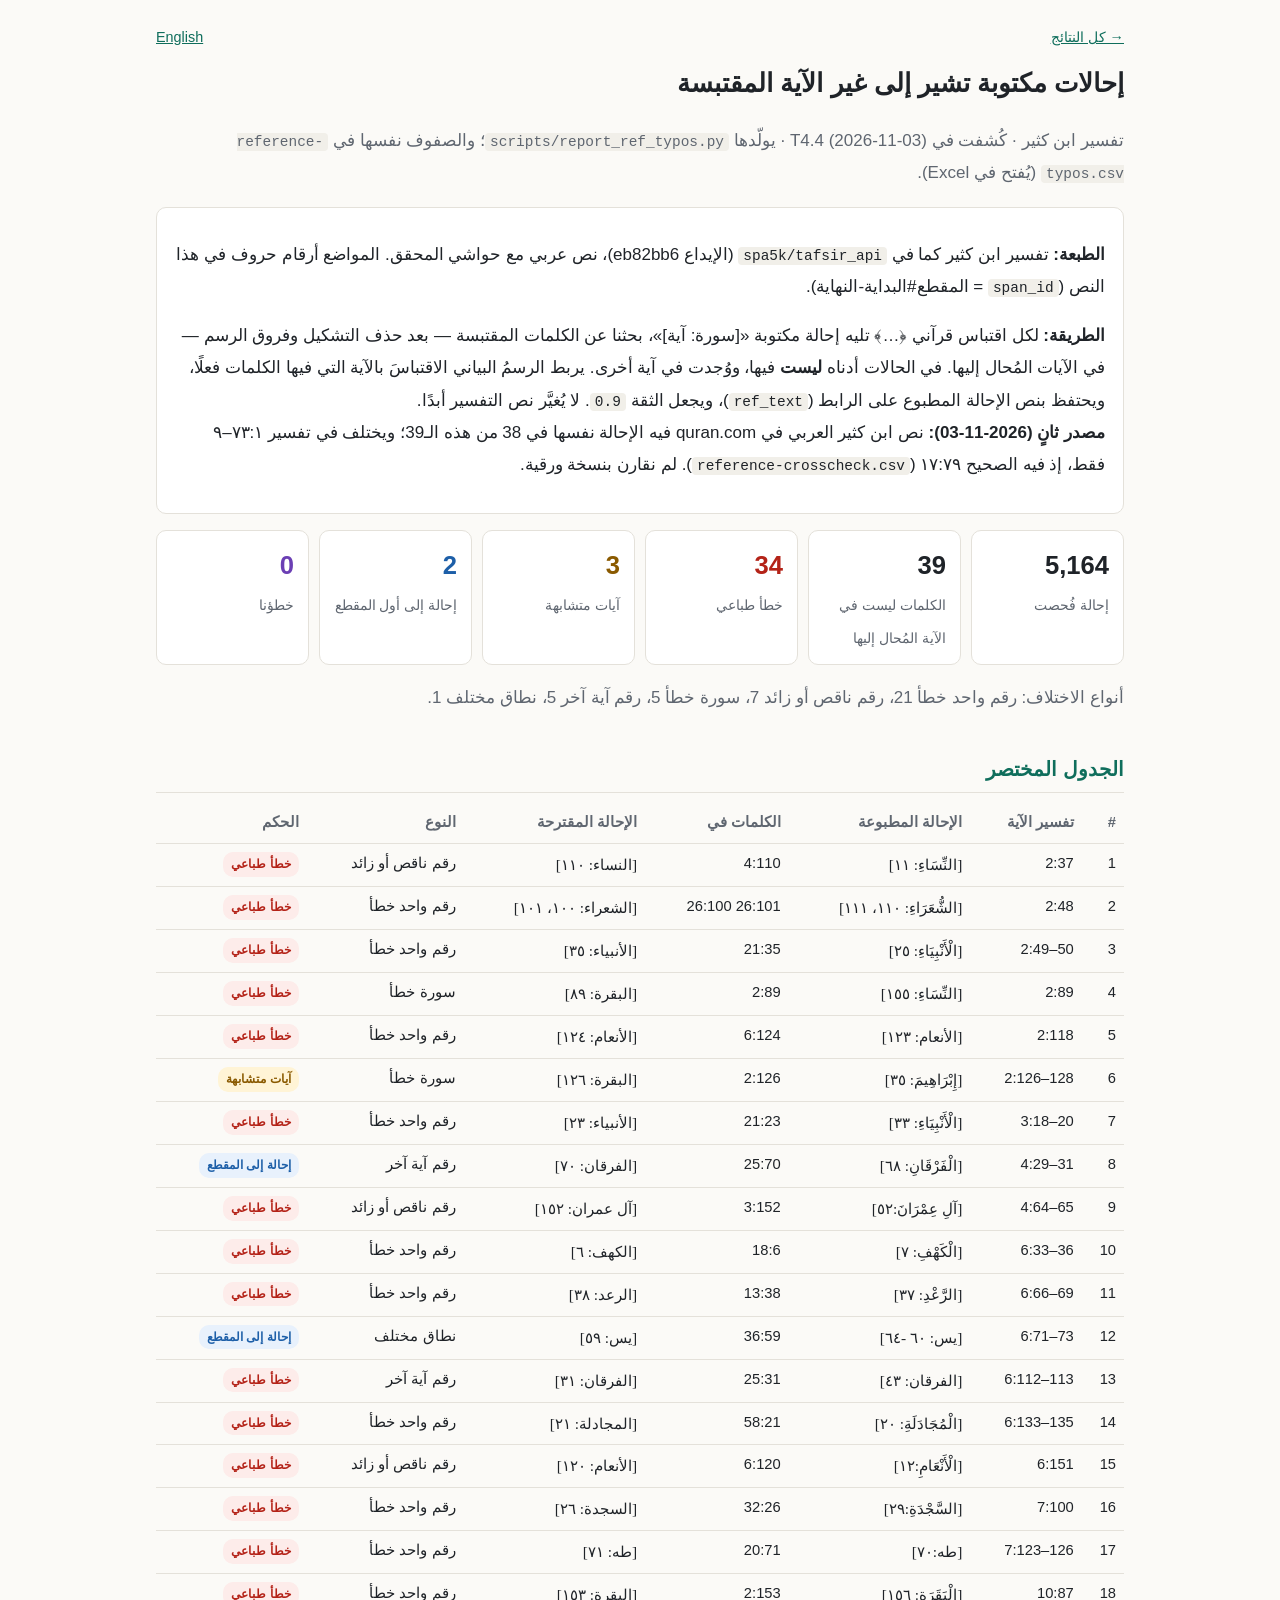
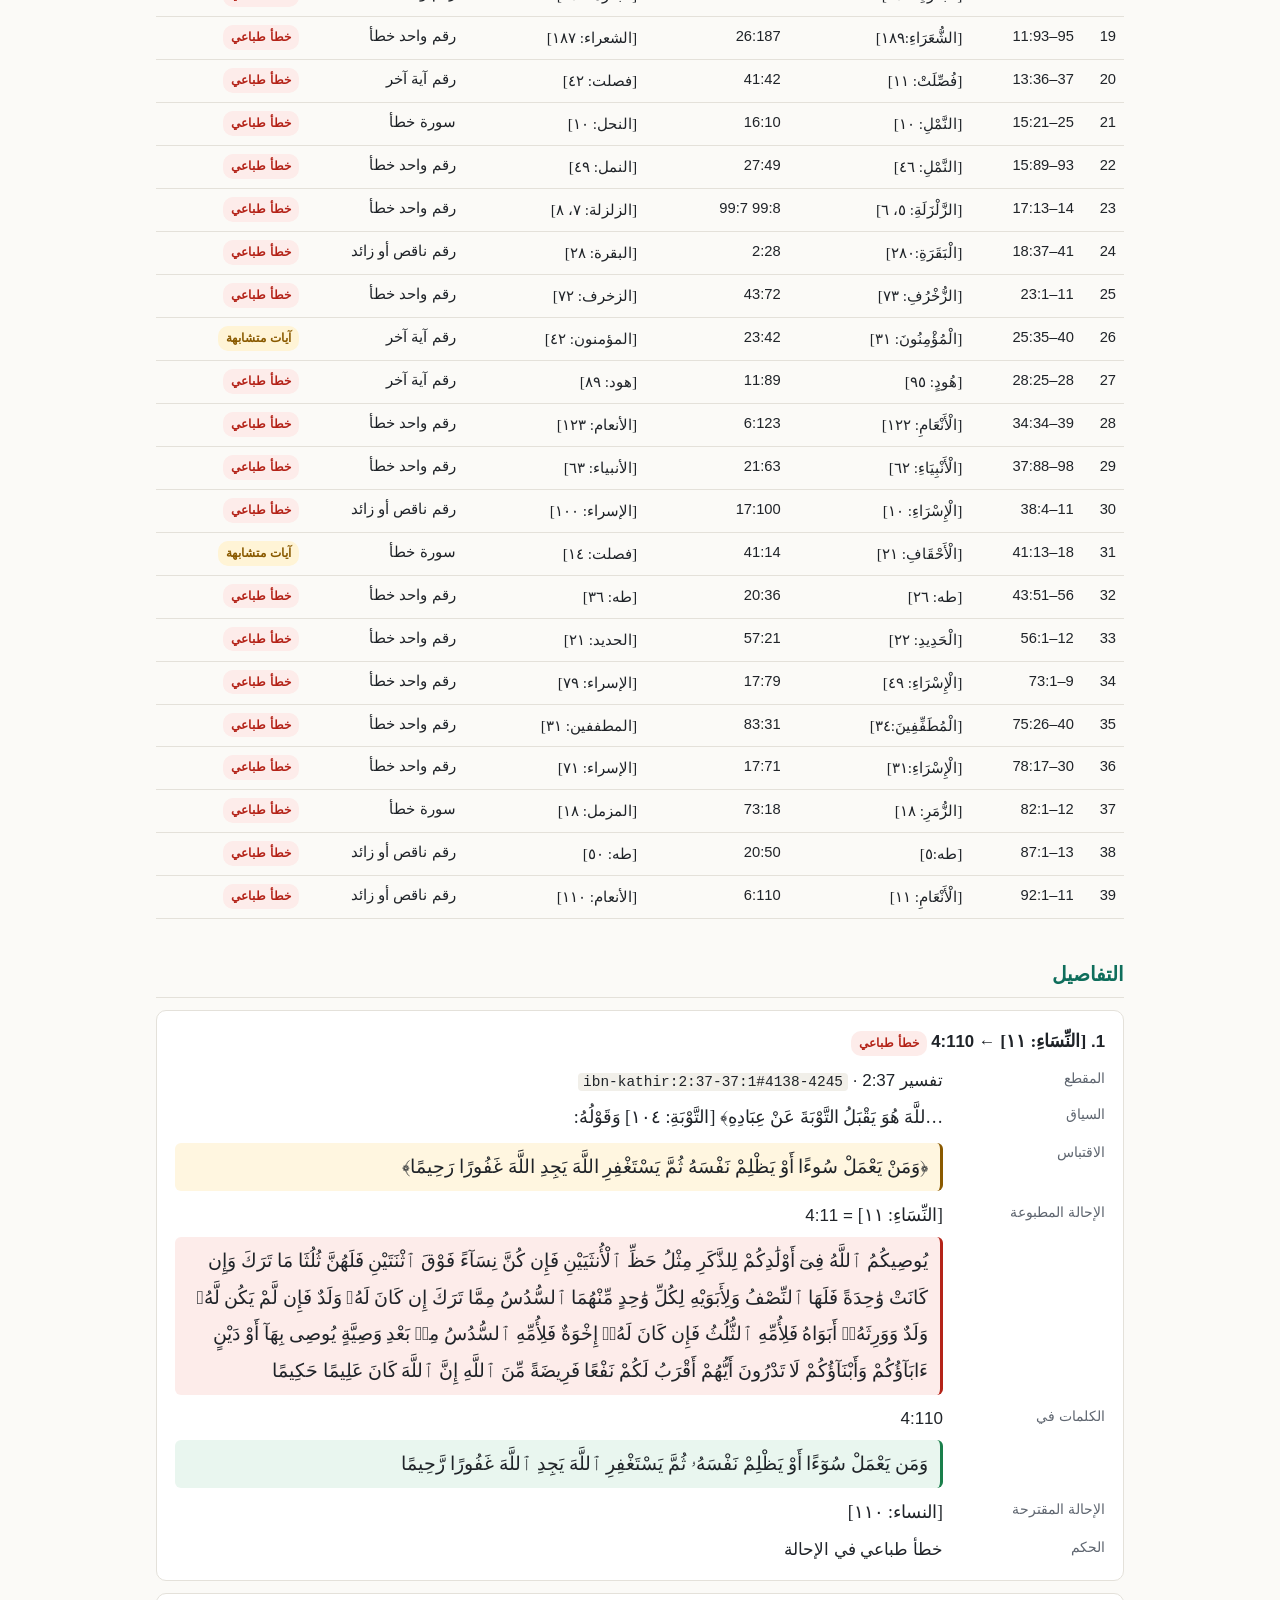
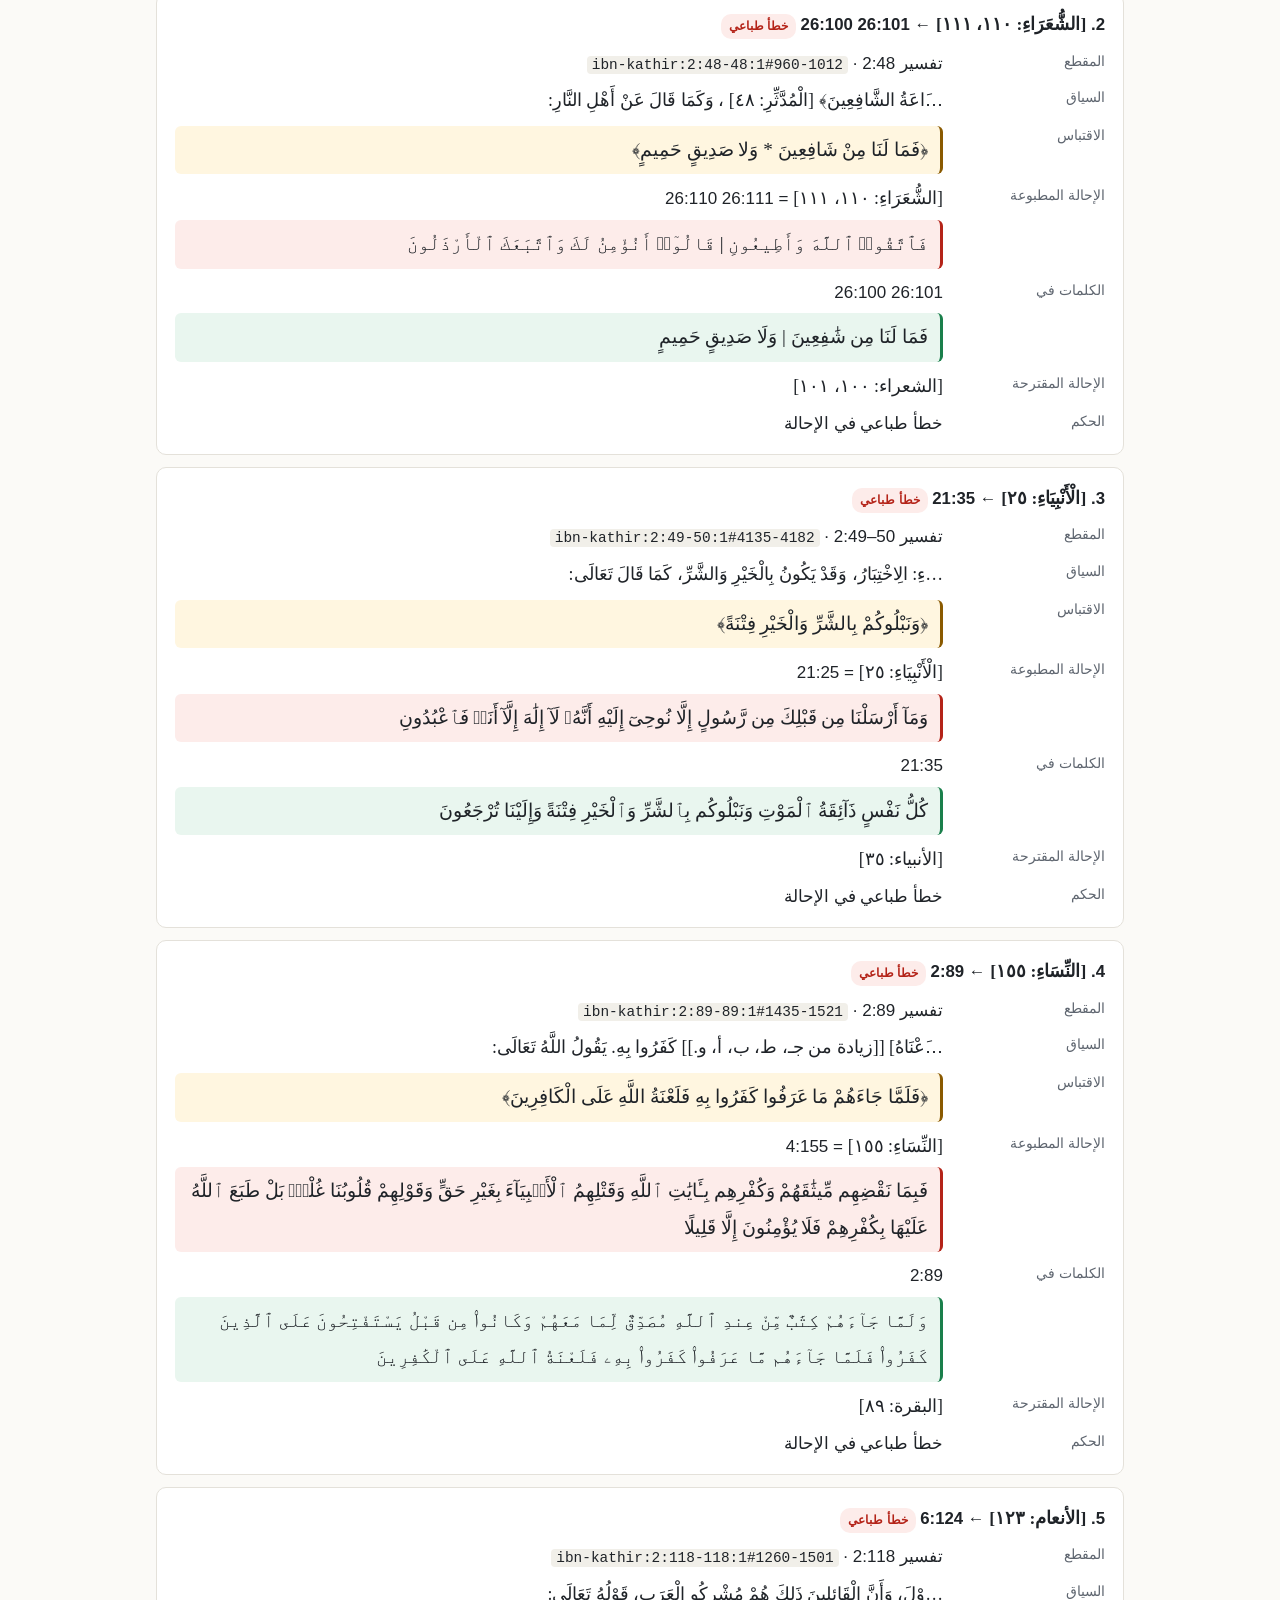
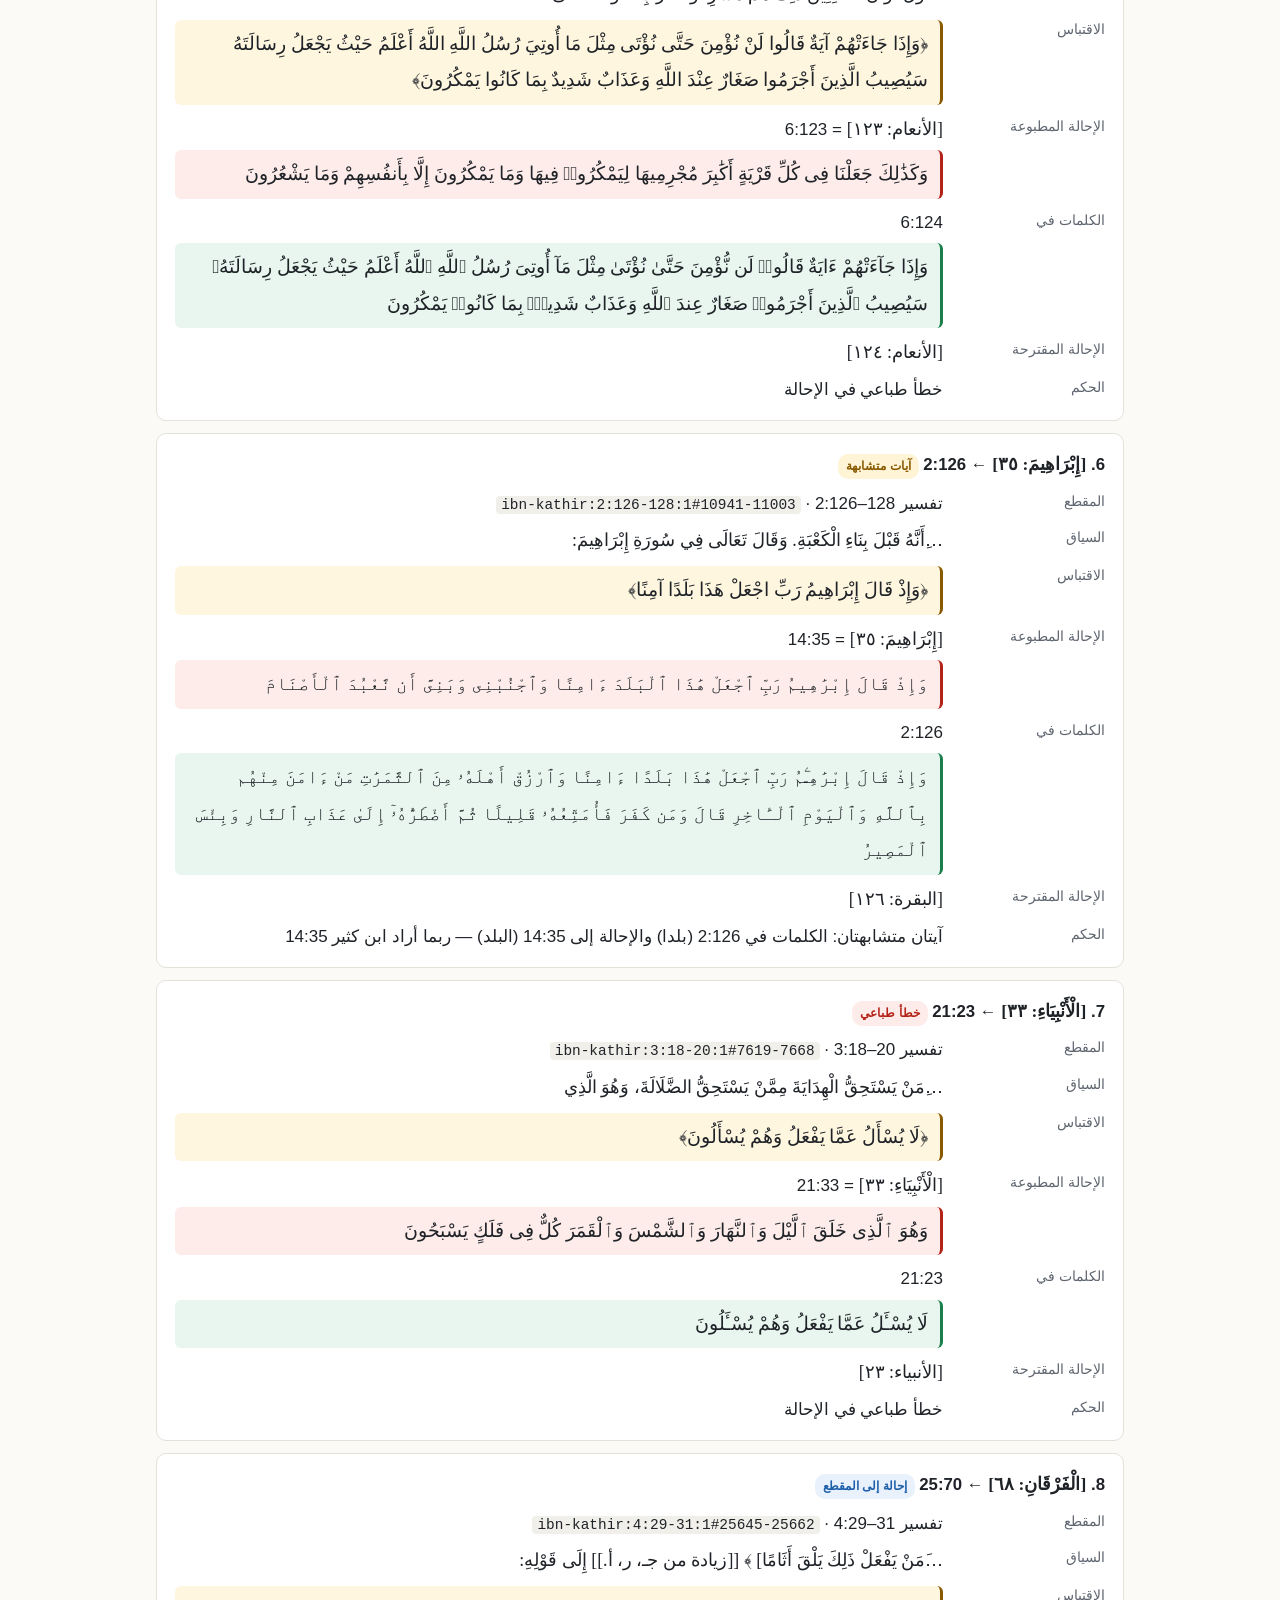
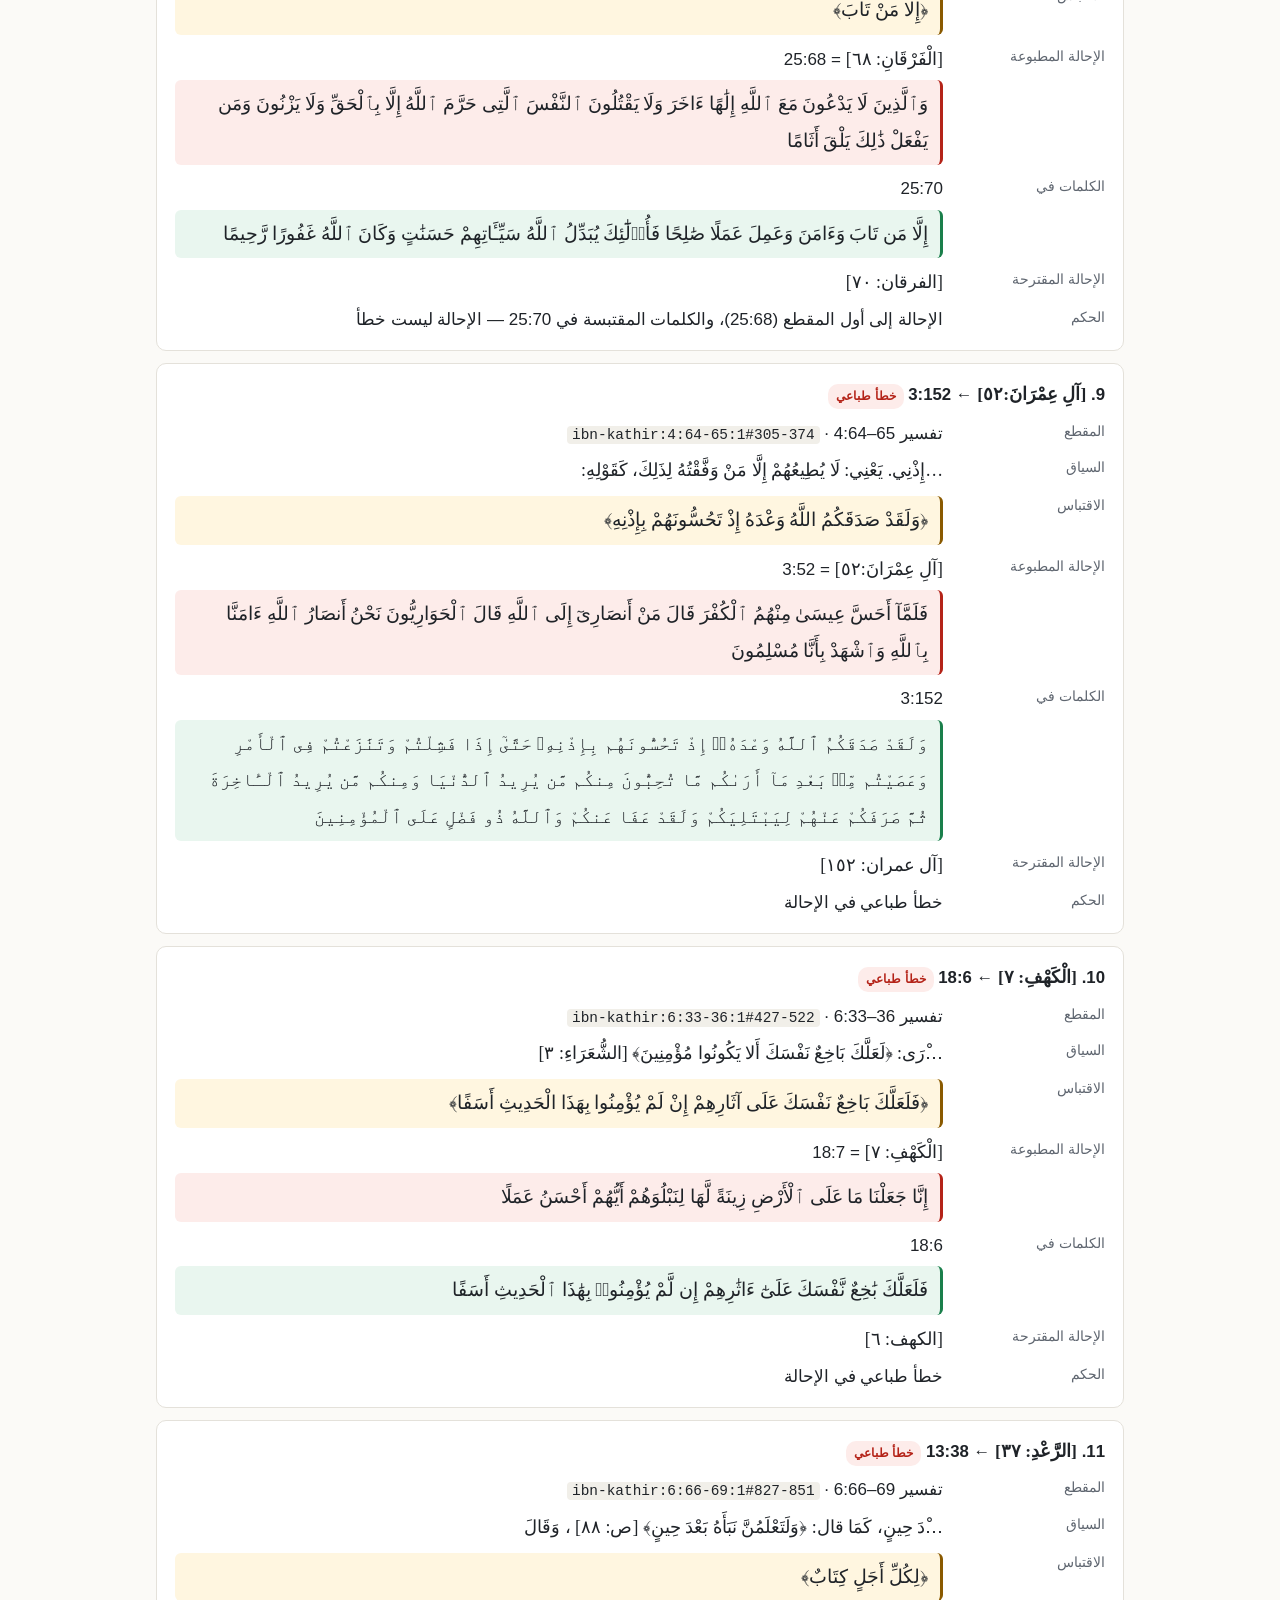
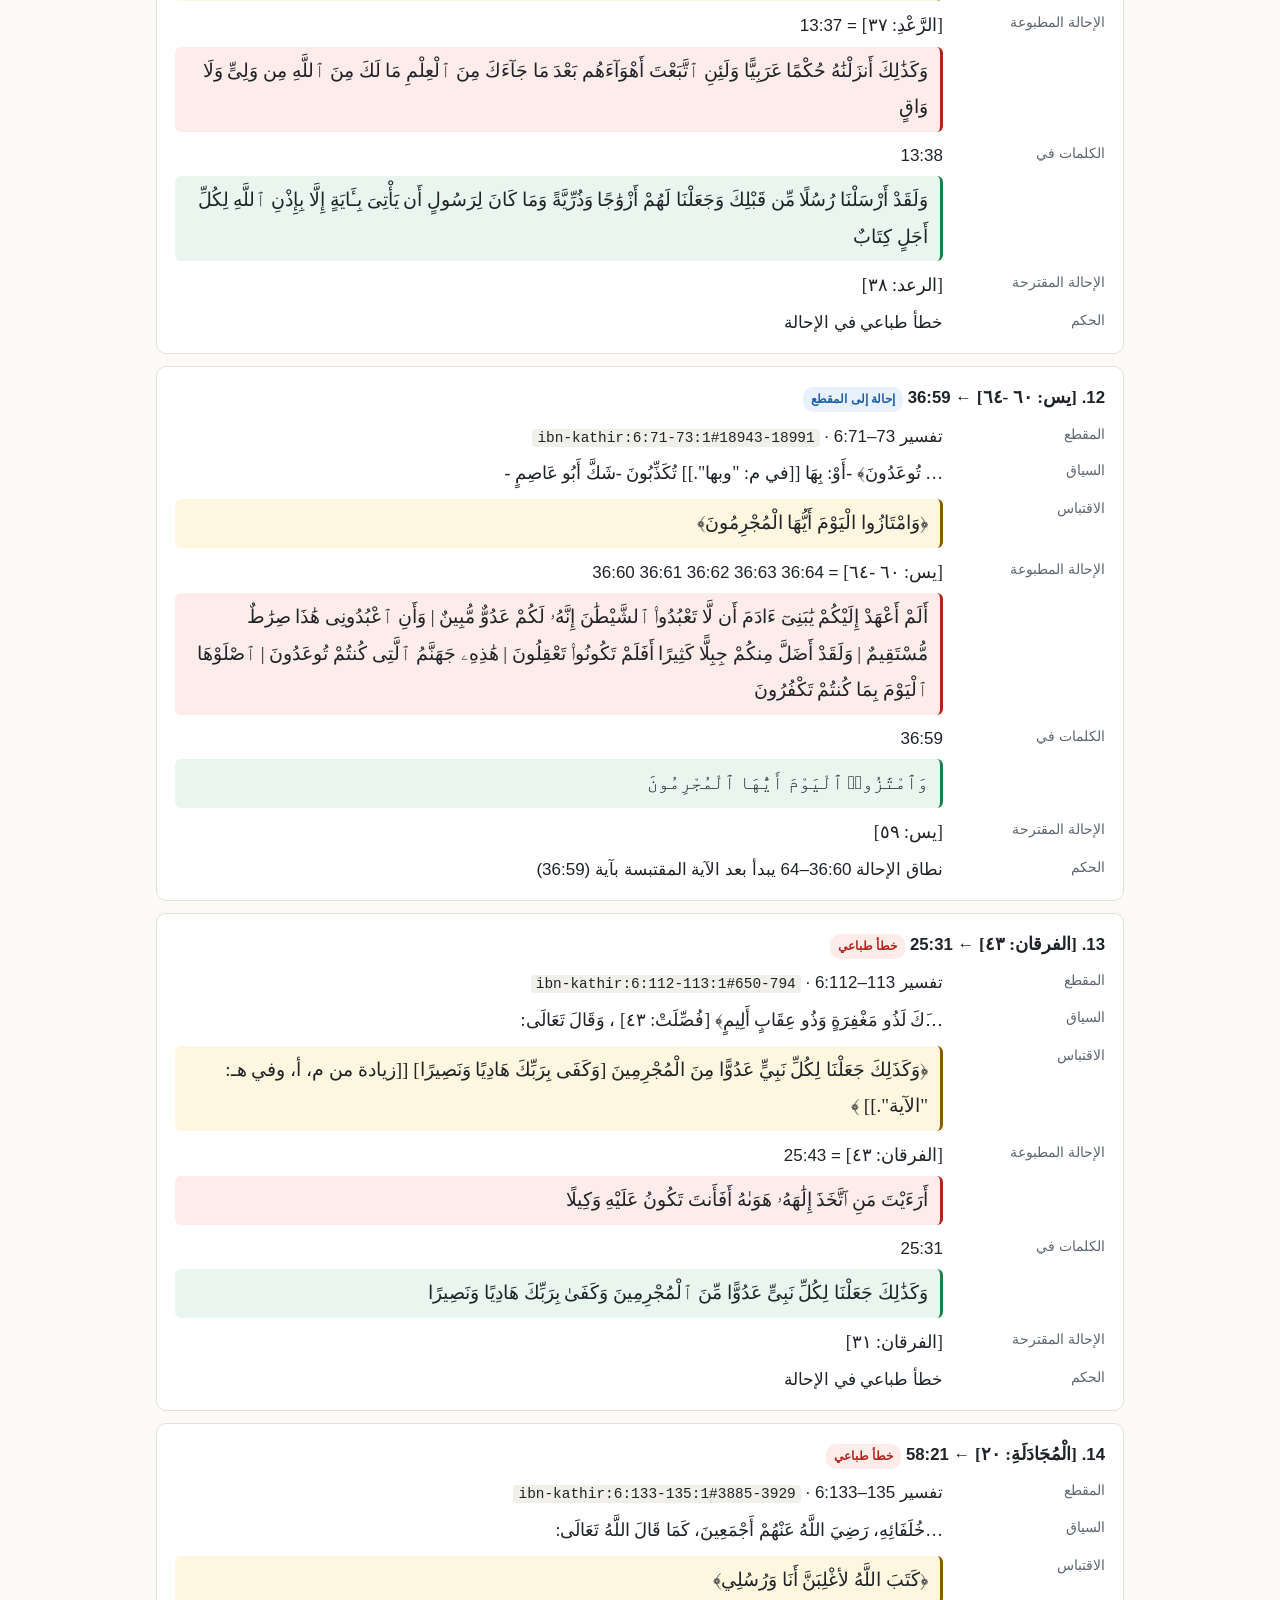
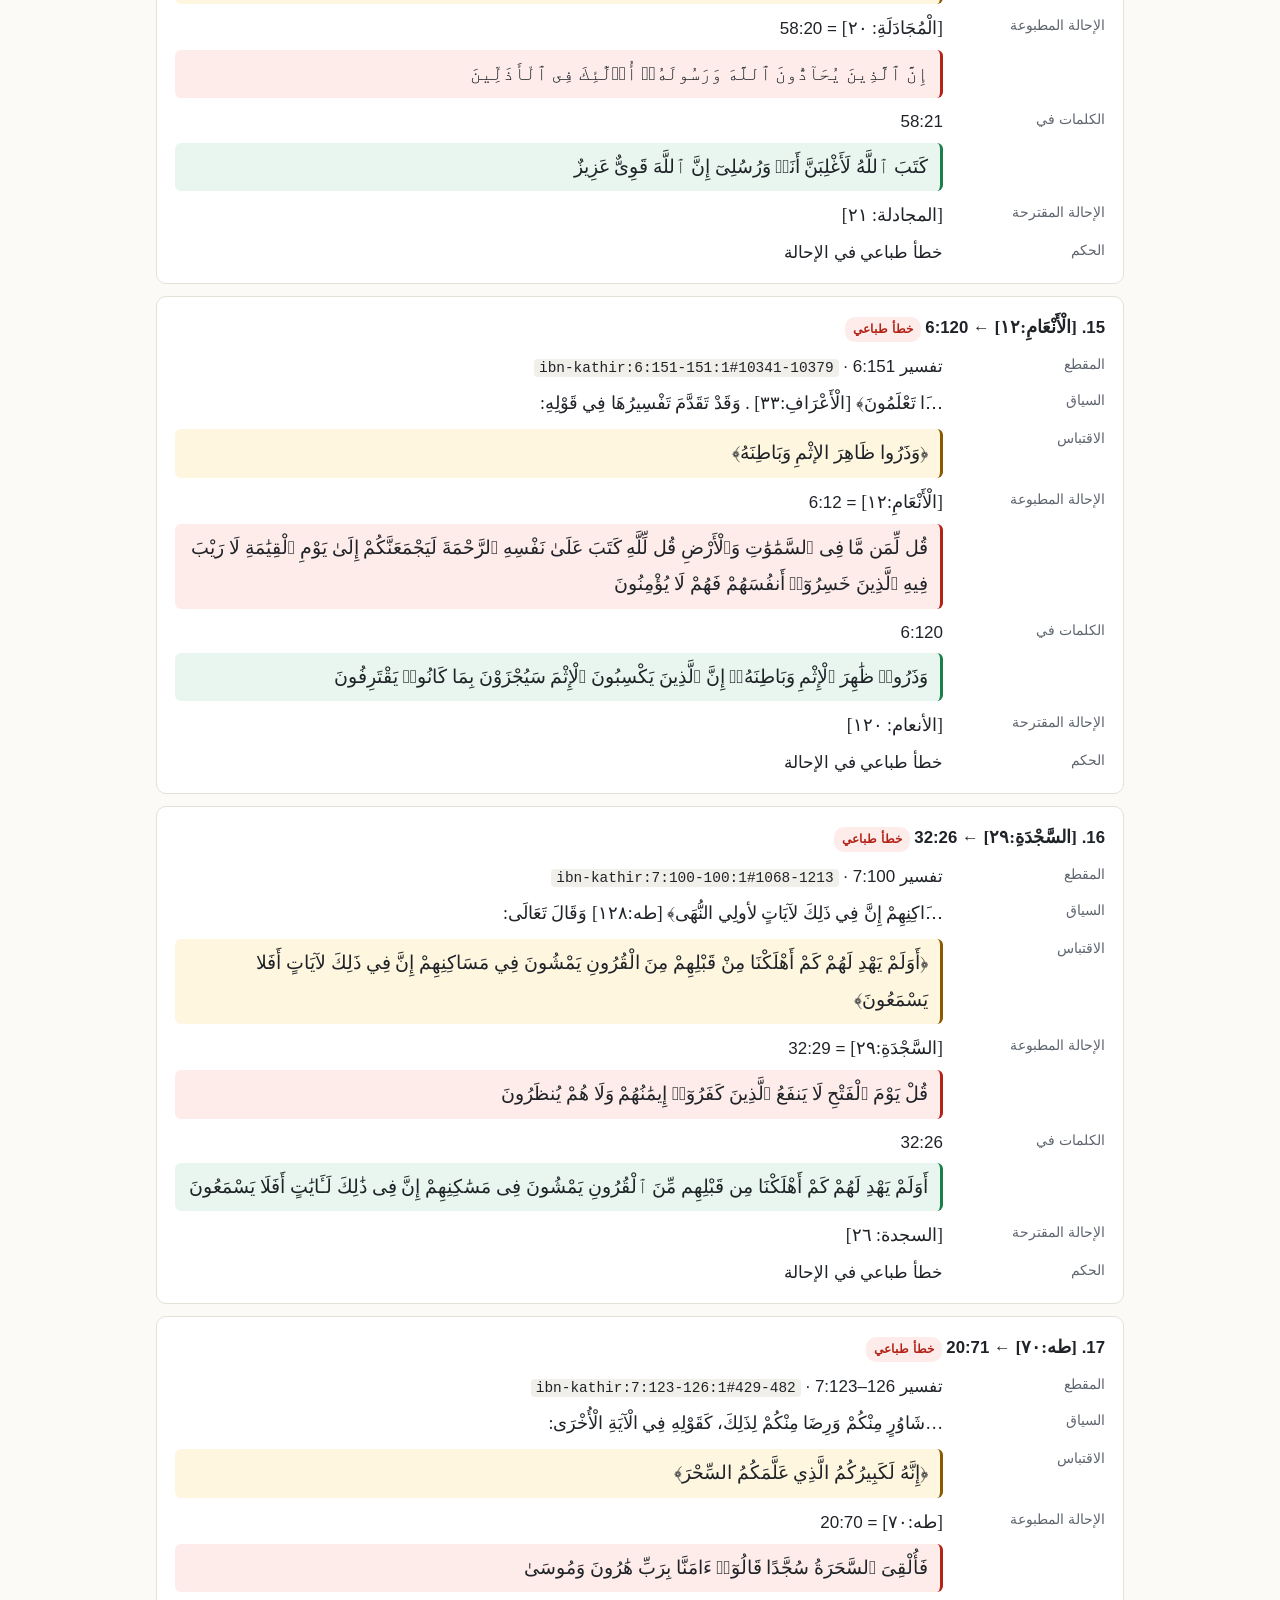
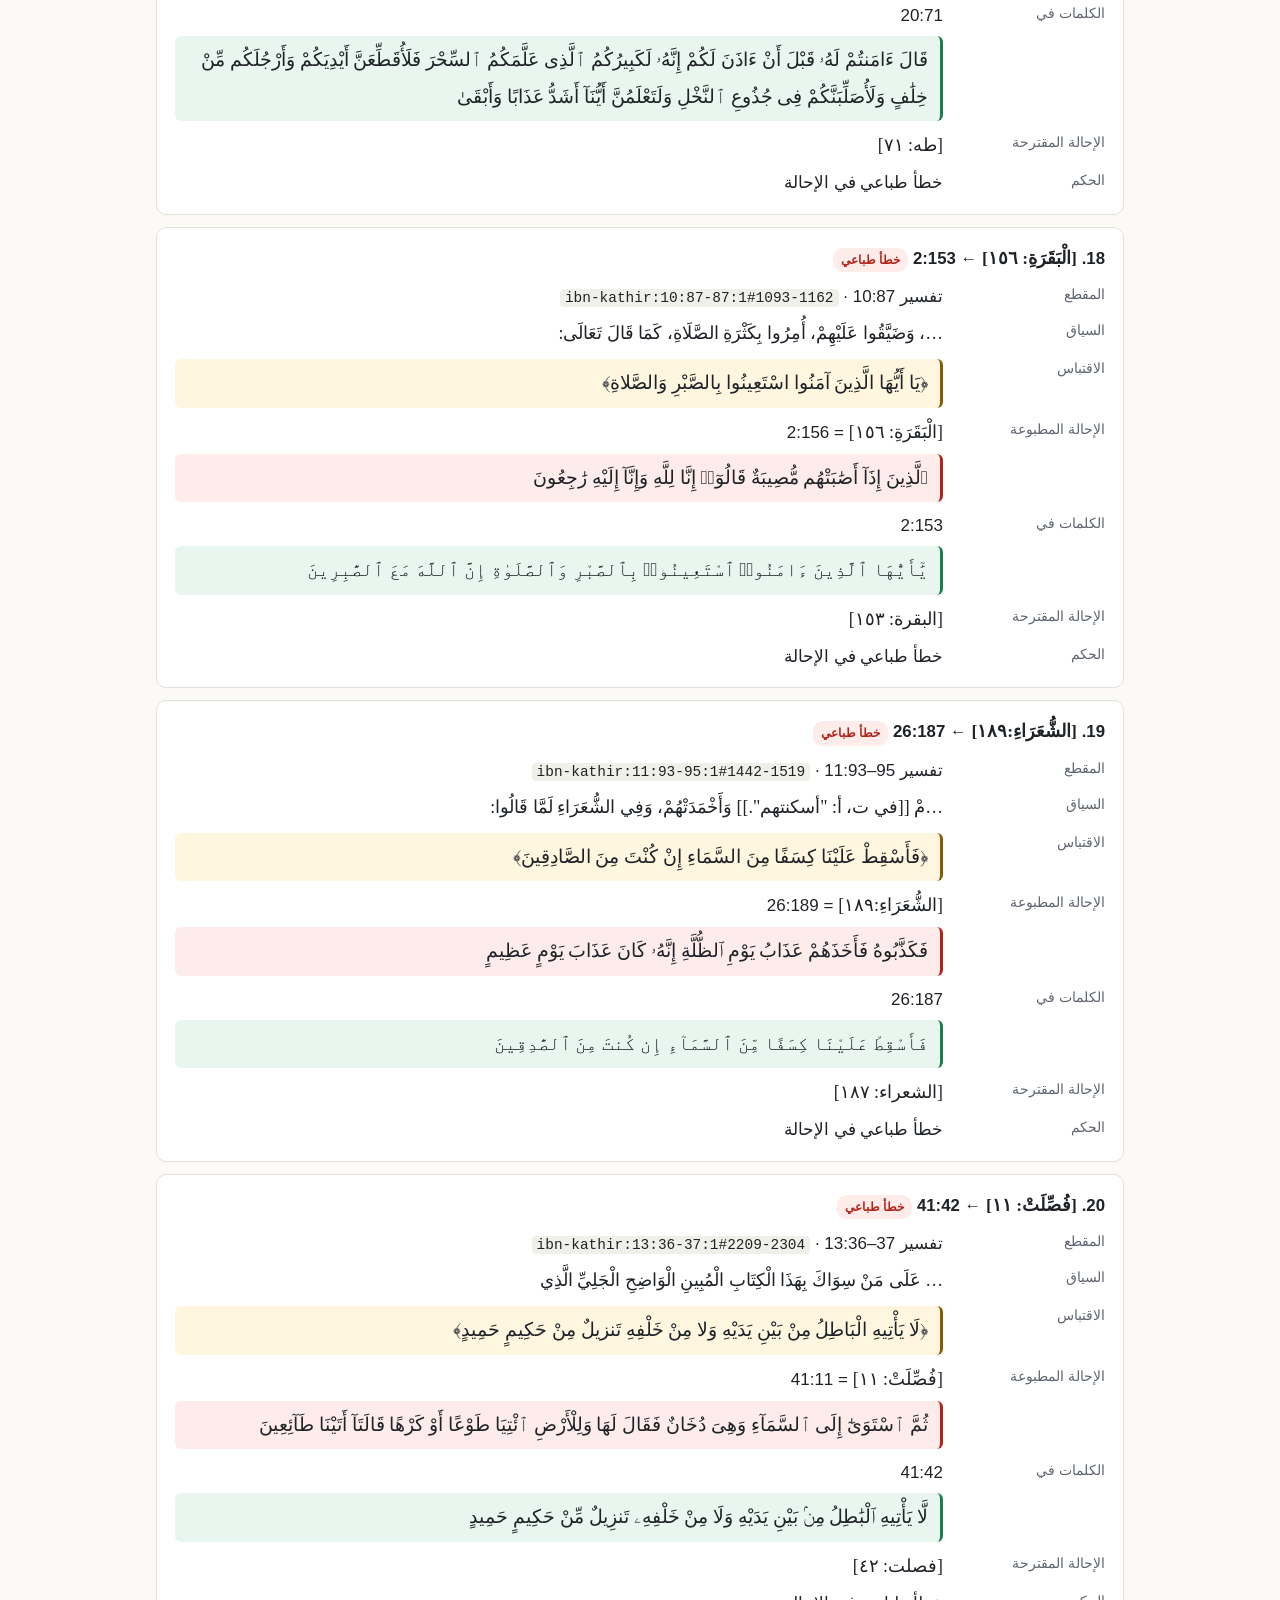
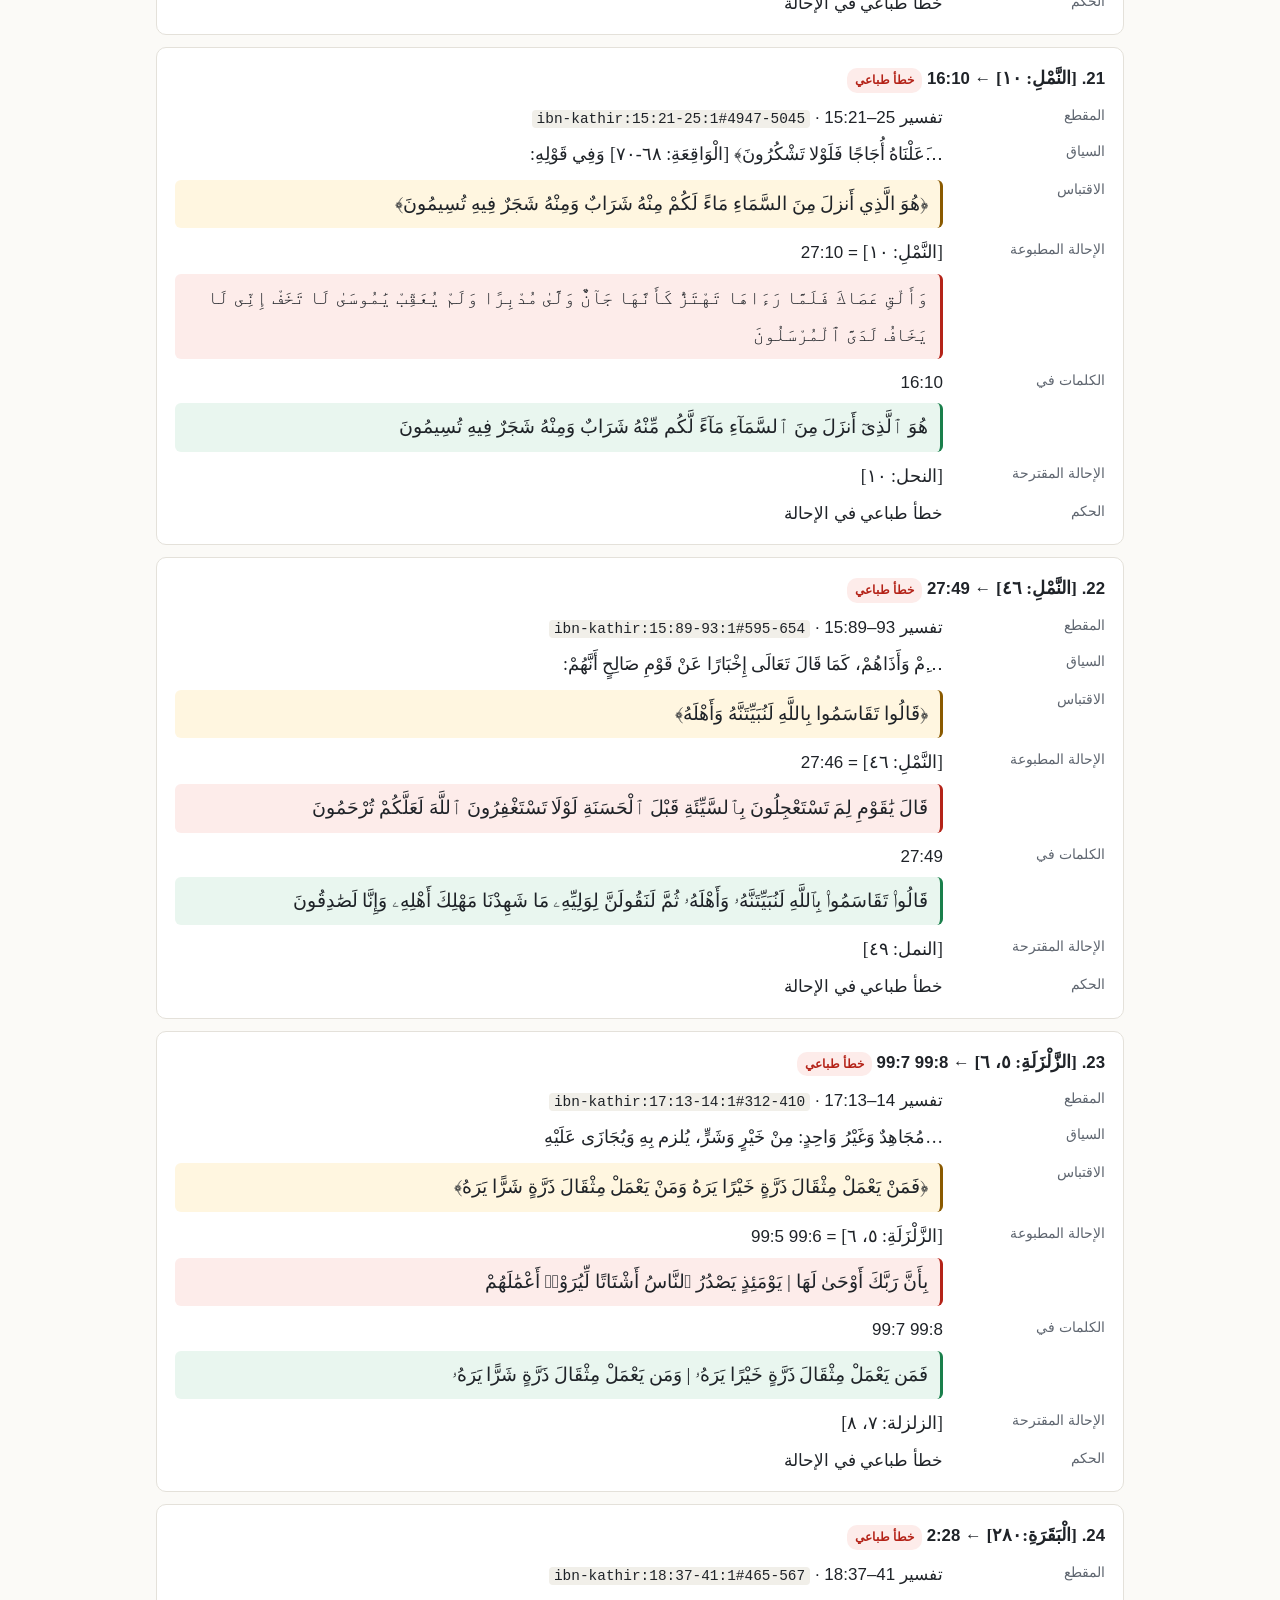
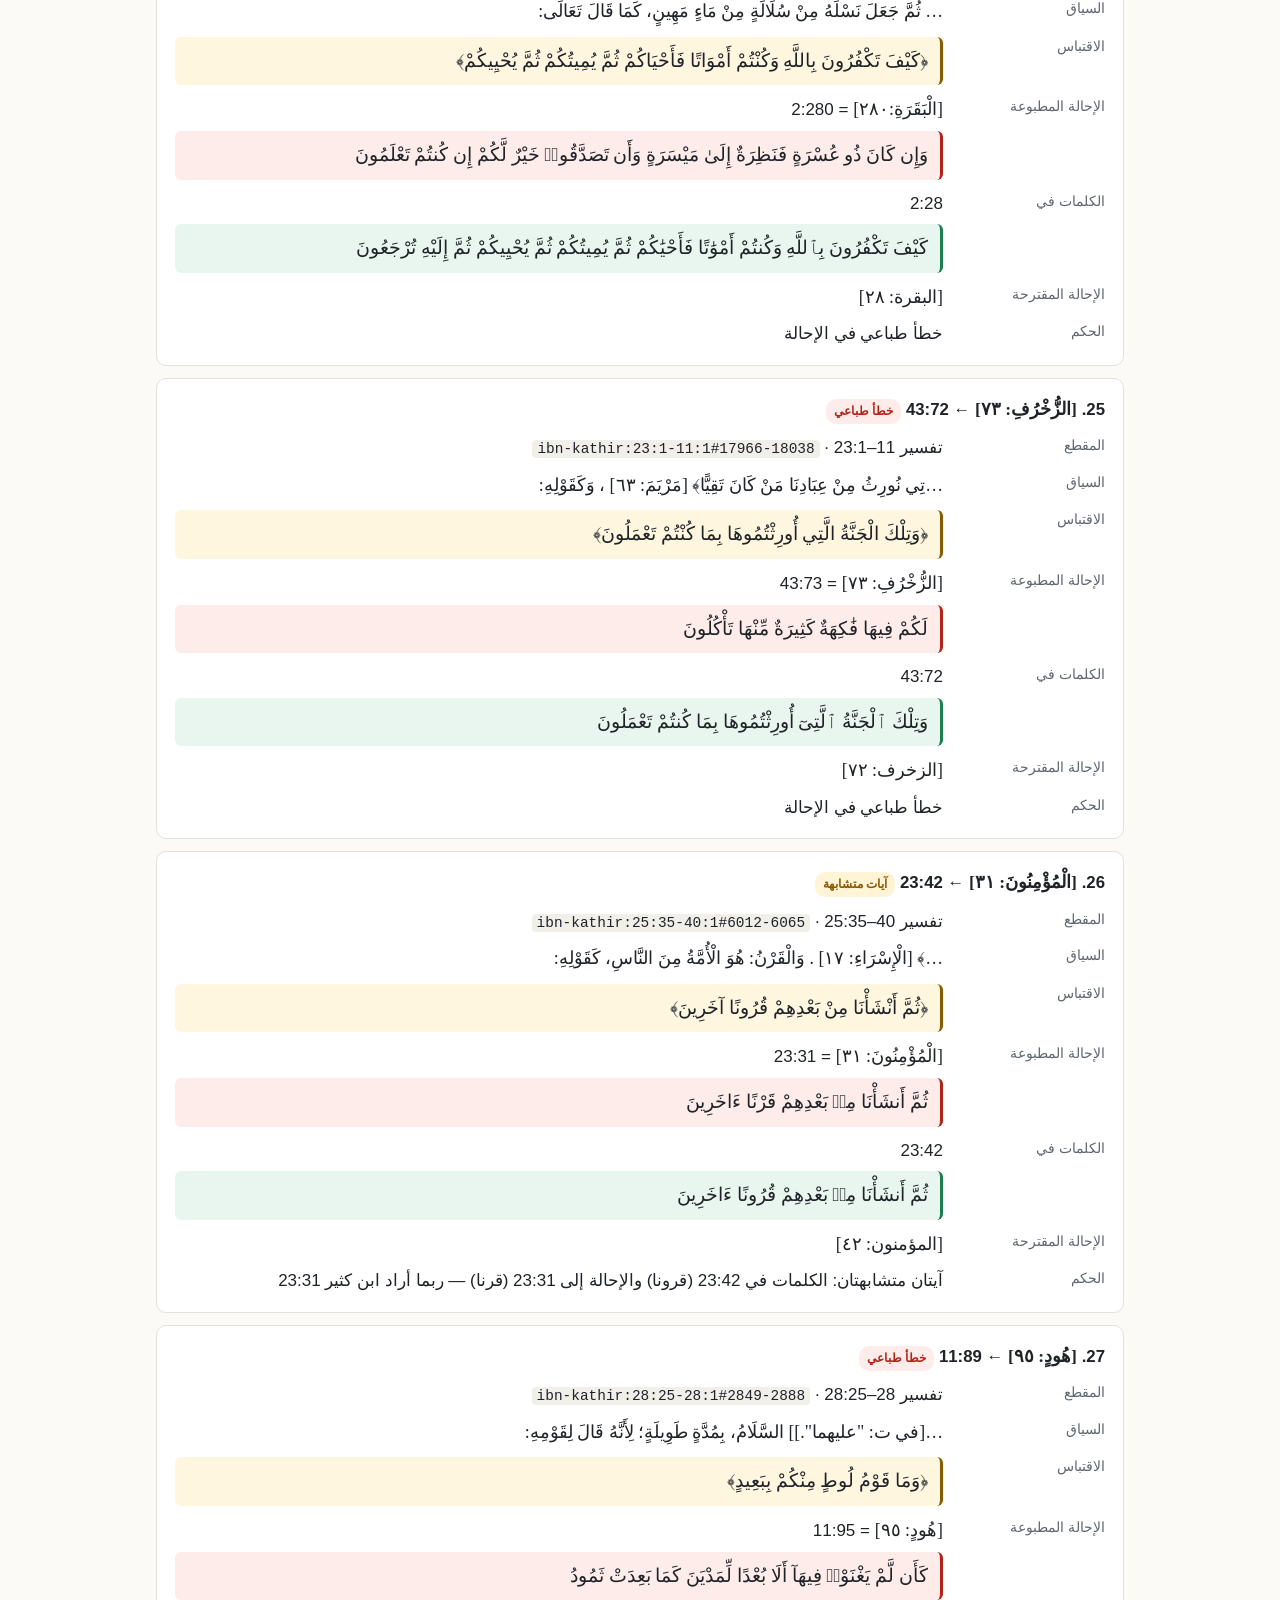
<file: docs/findings/reference-typos-ar.html>
<!doctype html>
<html lang="ar" dir="rtl"><head><meta charset="utf-8"><meta name="viewport" content="width=device-width, initial-scale=1">
<title>أخطاء الإحالات في ابن كثير</title><style>:root {
  --bg: #fbfaf7; --fg: #1f2328; --muted: #5f6670; --card: #ffffff; --line: #e4e1da; --code-bg: #f1efe9;
  --accent: #0f6e5c; --quran-bg: #fff6e0; --quran: #8a5a00;
  --typo: #b42318; --typo-bg: #fdecea; --similar: #8a5a00; --similar-bg: #fff4d6;
  --passage: #1d5fa8; --passage-bg: #e8f1fc; --ours: #6b3fb4; --ours-bg: #f1eafd;
  --good-bg: #e9f6ef; --good: #1a7f4b;
}
@media (prefers-color-scheme: dark) {
  :root { --bg: #15171a; --fg: #e6e6e6; --muted: #a0a6ad; --card: #1d2024; --line: #30343a; --code-bg: #262a2f;
    --accent: #4fc3a8; --quran-bg: #2b2516; --quran: #f2c26b;
    --typo: #ff8a80; --typo-bg: #3a1f1d; --similar: #f2c26b; --similar-bg: #33291a;
    --passage: #7ab8ff; --passage-bg: #1b2a3d; --ours: #c39bff; --ours-bg: #2a2140;
    --good-bg: #17301f; --good: #6fd39b; }
}
* { box-sizing: border-box; }
body { margin: 0; background: var(--bg); color: var(--fg); font-family: "Segoe UI", system-ui, sans-serif;
  line-height: 1.65; font-size: 16px; }
main { max-width: 1000px; margin: 0 auto; padding: 24px 16px 64px; }
h1 { font-size: 1.6rem; margin: 0 0 4px; }
h2 { font-size: 1.25rem; margin: 36px 0 10px; color: var(--accent); border-bottom: 1px solid var(--line); padding-bottom: 4px; }
h3 { font-size: 1.05rem; margin: 18px 0 6px; }
a { color: var(--accent); }
.lead, .muted, .crumb { color: var(--muted); }
.crumb { margin: 0 0 8px; font-size: .9rem; }
code { font-family: Consolas, "Cascadia Code", monospace; font-size: .85em; background: var(--code-bg);
  padding: 1px 5px; border-radius: 4px; overflow-wrap: anywhere; }
.card, .finding, .case { background: var(--card); border: 1px solid var(--line); border-radius: 10px; padding: 14px 18px; margin: 12px 0; }
.finding h3, .case h3 { margin-top: 0; }
.finding .ids { color: var(--muted); font-size: .85rem; }
.action { border-inline-start: 3px solid var(--accent); padding: 2px 10px; margin: 8px 0 0; }
.ar, .quote, .ayah { font-family: "Amiri", "Traditional Arabic", "Noto Naskh Arabic", "Segoe UI", serif; }
.ar { font-size: 1.1em; unicode-bidi: isolate; }
.quote, .ayah { font-size: 1.2rem; line-height: 1.9; padding: 6px 12px; border-radius: 6px; margin: 4px 0; text-align: right; }
.quote { background: var(--quran-bg); border-right: 3px solid var(--quran); }
.ayah.bad { background: var(--typo-bg); border-right: 3px solid var(--typo); }
.ayah.good { background: var(--good-bg); border-right: 3px solid var(--good); }
.stats { display: grid; grid-template-columns: repeat(auto-fit, minmax(140px, 1fr)); gap: 10px; margin: 16px 0; }
.stat { background: var(--card); border: 1px solid var(--line); border-radius: 10px; padding: 10px 14px; }
.stat b { display: block; font-size: 1.6rem; }
.stat span { color: var(--muted); font-size: .85rem; }
.stat.typo b { color: var(--typo); } .stat.similar b { color: var(--similar); }
.stat.passage b { color: var(--passage); } .stat.ours b { color: var(--ours); }
.tag { display: inline-block; font-size: .75rem; font-weight: 600; padding: 1px 8px; border-radius: 10px; white-space: nowrap; }
.tag.typo { color: var(--typo); background: var(--typo-bg); } .tag.similar { color: var(--similar); background: var(--similar-bg); }
.tag.passage { color: var(--passage); background: var(--passage-bg); } .tag.ours { color: var(--ours); background: var(--ours-bg); }
.tag.open { color: var(--ours); background: var(--ours-bg); } .tag.done { color: var(--good); background: var(--good-bg); }
.scroll { overflow-x: auto; }
table { width: 100%; border-collapse: collapse; font-size: .92rem; }
th, td { border-bottom: 1px solid var(--line); padding: 6px 8px; text-align: start; vertical-align: top; }
th { color: var(--muted); font-weight: 600; }
tr.ours td { background: var(--ours-bg); }
dl { display: grid; grid-template-columns: 150px 1fr; gap: 4px 12px; margin: 0; }
dt { color: var(--muted); font-size: .9rem; }
dd { margin: 0; min-width: 0; }
@media (max-width: 640px) { dl { grid-template-columns: 1fr; } dt { margin-top: 6px; } }
ul { padding-inline-start: 22px; }
.lang { float: inline-end; font-size: .9rem; }
html[dir=rtl] body { font-family: "Segoe UI", Tahoma, "Noto Naskh Arabic", sans-serif; line-height: 1.9; font-size: 17px; }
html[dir=rtl] .ar { font-size: 1.05em; }
.ltr { direction: ltr; unicode-bidi: isolate; }
</style></head><body><main>
<p class="crumb"><span class="lang"><a href="reference-typos.html">English</a></span><a href="findings-ar.html">→ كل النتائج</a></p>
<h1>إحالات مكتوبة تشير إلى غير الآية المقتبسة</h1>
<p class="lead">تفسير ابن كثير · كُشفت في T4.4 (2026-11-03) · يولّدها <code>scripts/report_ref_typos.py</code>؛ والصفوف نفسها في <code>reference-typos.csv</code> (يُفتح في Excel).</p>
<div class="card"><p><b>الطبعة:</b> تفسير ابن كثير كما في <code>spa5k/tafsir_api</code> (الإيداع eb82bb6)، نص عربي مع حواشي المحقق. المواضع أرقام حروف في هذا النص (<code>span_id</code> = المقطع#البداية-النهاية).</p><p><b>الطريقة:</b> لكل اقتباس قرآني ﴿…﴾ تليه إحالة مكتوبة «[سورة: آية]»، بحثنا عن الكلمات المقتبسة — بعد حذف التشكيل وفروق الرسم — في الآيات المُحال إليها. في الحالات أدناه <b>ليست</b> فيها، ووُجدت في آية أخرى. يربط الرسمُ البياني الاقتباسَ بالآية التي فيها الكلمات فعلًا، ويحتفظ بنص الإحالة المطبوع على الرابط (<code>ref_text</code>)، ويجعل الثقة <code>0.9</code>. لا يُغيَّر نص التفسير أبدًا.<br><b>مصدر ثانٍ (2026-11-03):</b> نص ابن كثير العربي في quran.com فيه الإحالة نفسها في 38 من هذه الـ39؛ ويختلف في تفسير ٧٣:١–٩ فقط، إذ فيه الصحيح ١٧:٧٩ (<code>reference-crosscheck.csv</code>). لم نقارن بنسخة ورقية.</p></div>
<div class="stats">
<div class="stat "><b>5,164</b><span>إحالة فُحصت</span></div>
<div class="stat "><b>39</b><span>الكلمات ليست في الآية المُحال إليها</span></div>
<div class="stat typo"><b>34</b><span>خطأ طباعي</span></div>
<div class="stat similar"><b>3</b><span>آيات متشابهة</span></div>
<div class="stat passage"><b>2</b><span>إحالة إلى أول المقطع</span></div>
<div class="stat ours"><b>0</b><span>خطؤنا</span></div>
</div>
<p class="muted">أنواع الاختلاف: رقم واحد خطأ 21، رقم ناقص أو زائد 7، سورة خطأ 5، رقم آية آخر 5، نطاق مختلف 1.</p>
<h2>الجدول المختصر</h2>
<div class="scroll"><table><thead><tr><th>#</th><th>تفسير الآية</th><th>الإحالة المطبوعة</th><th>الكلمات في</th><th>الإحالة المقترحة</th><th>النوع</th><th>الحكم</th></tr></thead><tbody>
<tr class="typo"><td>1</td><td><span class="ltr">2:37</span></td><td><span class="ar" dir="rtl">[النِّسَاءِ: ١١]</span></td><td><span class="ltr">4:110</span></td><td><span class="ar" dir="rtl">[النساء: ١١٠]</span></td><td>رقم ناقص أو زائد</td><td><a href="#r1"><span class="tag typo">خطأ طباعي</span></a></td></tr>
<tr class="typo"><td>2</td><td><span class="ltr">2:48</span></td><td><span class="ar" dir="rtl">[الشُّعَرَاءِ: ١١٠، ١١١]</span></td><td><span class="ltr">26:100 26:101</span></td><td><span class="ar" dir="rtl">[الشعراء: ١٠٠، ١٠١]</span></td><td>رقم واحد خطأ</td><td><a href="#r2"><span class="tag typo">خطأ طباعي</span></a></td></tr>
<tr class="typo"><td>3</td><td><span class="ltr">2:49–50</span></td><td><span class="ar" dir="rtl">[الْأَنْبِيَاءِ: ٢٥]</span></td><td><span class="ltr">21:35</span></td><td><span class="ar" dir="rtl">[الأنبياء: ٣٥]</span></td><td>رقم واحد خطأ</td><td><a href="#r3"><span class="tag typo">خطأ طباعي</span></a></td></tr>
<tr class="typo"><td>4</td><td><span class="ltr">2:89</span></td><td><span class="ar" dir="rtl">[النِّسَاءِ: ١٥٥]</span></td><td><span class="ltr">2:89</span></td><td><span class="ar" dir="rtl">[البقرة: ٨٩]</span></td><td>سورة خطأ</td><td><a href="#r4"><span class="tag typo">خطأ طباعي</span></a></td></tr>
<tr class="typo"><td>5</td><td><span class="ltr">2:118</span></td><td><span class="ar" dir="rtl">[الأنعام: ١٢٣]</span></td><td><span class="ltr">6:124</span></td><td><span class="ar" dir="rtl">[الأنعام: ١٢٤]</span></td><td>رقم واحد خطأ</td><td><a href="#r5"><span class="tag typo">خطأ طباعي</span></a></td></tr>
<tr class="similar"><td>6</td><td><span class="ltr">2:126–128</span></td><td><span class="ar" dir="rtl">[إِبْرَاهِيمَ: ٣٥]</span></td><td><span class="ltr">2:126</span></td><td><span class="ar" dir="rtl">[البقرة: ١٢٦]</span></td><td>سورة خطأ</td><td><a href="#r6"><span class="tag similar">آيات متشابهة</span></a></td></tr>
<tr class="typo"><td>7</td><td><span class="ltr">3:18–20</span></td><td><span class="ar" dir="rtl">[الْأَنْبِيَاءِ: ٣٣]</span></td><td><span class="ltr">21:23</span></td><td><span class="ar" dir="rtl">[الأنبياء: ٢٣]</span></td><td>رقم واحد خطأ</td><td><a href="#r7"><span class="tag typo">خطأ طباعي</span></a></td></tr>
<tr class="passage"><td>8</td><td><span class="ltr">4:29–31</span></td><td><span class="ar" dir="rtl">[الْفَرْقَانِ: ٦٨]</span></td><td><span class="ltr">25:70</span></td><td><span class="ar" dir="rtl">[الفرقان: ٧٠]</span></td><td>رقم آية آخر</td><td><a href="#r8"><span class="tag passage">إحالة إلى المقطع</span></a></td></tr>
<tr class="typo"><td>9</td><td><span class="ltr">4:64–65</span></td><td><span class="ar" dir="rtl">[آلِ عِمْرَانَ:٥٢]</span></td><td><span class="ltr">3:152</span></td><td><span class="ar" dir="rtl">[آل عمران: ١٥٢]</span></td><td>رقم ناقص أو زائد</td><td><a href="#r9"><span class="tag typo">خطأ طباعي</span></a></td></tr>
<tr class="typo"><td>10</td><td><span class="ltr">6:33–36</span></td><td><span class="ar" dir="rtl">[الْكَهْفِ: ٧]</span></td><td><span class="ltr">18:6</span></td><td><span class="ar" dir="rtl">[الكهف: ٦]</span></td><td>رقم واحد خطأ</td><td><a href="#r10"><span class="tag typo">خطأ طباعي</span></a></td></tr>
<tr class="typo"><td>11</td><td><span class="ltr">6:66–69</span></td><td><span class="ar" dir="rtl">[الرَّعْدِ: ٣٧]</span></td><td><span class="ltr">13:38</span></td><td><span class="ar" dir="rtl">[الرعد: ٣٨]</span></td><td>رقم واحد خطأ</td><td><a href="#r11"><span class="tag typo">خطأ طباعي</span></a></td></tr>
<tr class="passage"><td>12</td><td><span class="ltr">6:71–73</span></td><td><span class="ar" dir="rtl">[يس: ٦٠ -٦٤]</span></td><td><span class="ltr">36:59</span></td><td><span class="ar" dir="rtl">[يس: ٥٩]</span></td><td>نطاق مختلف</td><td><a href="#r12"><span class="tag passage">إحالة إلى المقطع</span></a></td></tr>
<tr class="typo"><td>13</td><td><span class="ltr">6:112–113</span></td><td><span class="ar" dir="rtl">[الفرقان: ٤٣]</span></td><td><span class="ltr">25:31</span></td><td><span class="ar" dir="rtl">[الفرقان: ٣١]</span></td><td>رقم آية آخر</td><td><a href="#r13"><span class="tag typo">خطأ طباعي</span></a></td></tr>
<tr class="typo"><td>14</td><td><span class="ltr">6:133–135</span></td><td><span class="ar" dir="rtl">[الْمُجَادَلَةِ: ٢٠]</span></td><td><span class="ltr">58:21</span></td><td><span class="ar" dir="rtl">[المجادلة: ٢١]</span></td><td>رقم واحد خطأ</td><td><a href="#r14"><span class="tag typo">خطأ طباعي</span></a></td></tr>
<tr class="typo"><td>15</td><td><span class="ltr">6:151</span></td><td><span class="ar" dir="rtl">[الْأَنْعَامِ:١٢]</span></td><td><span class="ltr">6:120</span></td><td><span class="ar" dir="rtl">[الأنعام: ١٢٠]</span></td><td>رقم ناقص أو زائد</td><td><a href="#r15"><span class="tag typo">خطأ طباعي</span></a></td></tr>
<tr class="typo"><td>16</td><td><span class="ltr">7:100</span></td><td><span class="ar" dir="rtl">[السَّجْدَةِ:٢٩]</span></td><td><span class="ltr">32:26</span></td><td><span class="ar" dir="rtl">[السجدة: ٢٦]</span></td><td>رقم واحد خطأ</td><td><a href="#r16"><span class="tag typo">خطأ طباعي</span></a></td></tr>
<tr class="typo"><td>17</td><td><span class="ltr">7:123–126</span></td><td><span class="ar" dir="rtl">[طه:٧٠]</span></td><td><span class="ltr">20:71</span></td><td><span class="ar" dir="rtl">[طه: ٧١]</span></td><td>رقم واحد خطأ</td><td><a href="#r17"><span class="tag typo">خطأ طباعي</span></a></td></tr>
<tr class="typo"><td>18</td><td><span class="ltr">10:87</span></td><td><span class="ar" dir="rtl">[الْبَقَرَةِ: ١٥٦]</span></td><td><span class="ltr">2:153</span></td><td><span class="ar" dir="rtl">[البقرة: ١٥٣]</span></td><td>رقم واحد خطأ</td><td><a href="#r18"><span class="tag typo">خطأ طباعي</span></a></td></tr>
<tr class="typo"><td>19</td><td><span class="ltr">11:93–95</span></td><td><span class="ar" dir="rtl">[الشُّعَرَاءِ:١٨٩]</span></td><td><span class="ltr">26:187</span></td><td><span class="ar" dir="rtl">[الشعراء: ١٨٧]</span></td><td>رقم واحد خطأ</td><td><a href="#r19"><span class="tag typo">خطأ طباعي</span></a></td></tr>
<tr class="typo"><td>20</td><td><span class="ltr">13:36–37</span></td><td><span class="ar" dir="rtl">[فُصِّلَتْ: ١١]</span></td><td><span class="ltr">41:42</span></td><td><span class="ar" dir="rtl">[فصلت: ٤٢]</span></td><td>رقم آية آخر</td><td><a href="#r20"><span class="tag typo">خطأ طباعي</span></a></td></tr>
<tr class="typo"><td>21</td><td><span class="ltr">15:21–25</span></td><td><span class="ar" dir="rtl">[النَّمْلِ: ١٠]</span></td><td><span class="ltr">16:10</span></td><td><span class="ar" dir="rtl">[النحل: ١٠]</span></td><td>سورة خطأ</td><td><a href="#r21"><span class="tag typo">خطأ طباعي</span></a></td></tr>
<tr class="typo"><td>22</td><td><span class="ltr">15:89–93</span></td><td><span class="ar" dir="rtl">[النَّمْلِ: ٤٦]</span></td><td><span class="ltr">27:49</span></td><td><span class="ar" dir="rtl">[النمل: ٤٩]</span></td><td>رقم واحد خطأ</td><td><a href="#r22"><span class="tag typo">خطأ طباعي</span></a></td></tr>
<tr class="typo"><td>23</td><td><span class="ltr">17:13–14</span></td><td><span class="ar" dir="rtl">[الزَّلْزَلَةِ: ٥، ٦]</span></td><td><span class="ltr">99:7 99:8</span></td><td><span class="ar" dir="rtl">[الزلزلة: ٧، ٨]</span></td><td>رقم واحد خطأ</td><td><a href="#r23"><span class="tag typo">خطأ طباعي</span></a></td></tr>
<tr class="typo"><td>24</td><td><span class="ltr">18:37–41</span></td><td><span class="ar" dir="rtl">[الْبَقَرَةِ:٢٨٠]</span></td><td><span class="ltr">2:28</span></td><td><span class="ar" dir="rtl">[البقرة: ٢٨]</span></td><td>رقم ناقص أو زائد</td><td><a href="#r24"><span class="tag typo">خطأ طباعي</span></a></td></tr>
<tr class="typo"><td>25</td><td><span class="ltr">23:1–11</span></td><td><span class="ar" dir="rtl">[الزُّخْرُفِ: ٧٣]</span></td><td><span class="ltr">43:72</span></td><td><span class="ar" dir="rtl">[الزخرف: ٧٢]</span></td><td>رقم واحد خطأ</td><td><a href="#r25"><span class="tag typo">خطأ طباعي</span></a></td></tr>
<tr class="similar"><td>26</td><td><span class="ltr">25:35–40</span></td><td><span class="ar" dir="rtl">[الْمُؤْمِنُونَ: ٣١]</span></td><td><span class="ltr">23:42</span></td><td><span class="ar" dir="rtl">[المؤمنون: ٤٢]</span></td><td>رقم آية آخر</td><td><a href="#r26"><span class="tag similar">آيات متشابهة</span></a></td></tr>
<tr class="typo"><td>27</td><td><span class="ltr">28:25–28</span></td><td><span class="ar" dir="rtl">[هُودٍ: ٩٥]</span></td><td><span class="ltr">11:89</span></td><td><span class="ar" dir="rtl">[هود: ٨٩]</span></td><td>رقم آية آخر</td><td><a href="#r27"><span class="tag typo">خطأ طباعي</span></a></td></tr>
<tr class="typo"><td>28</td><td><span class="ltr">34:34–39</span></td><td><span class="ar" dir="rtl">[الْأَنْعَامِ: ١٢٢]</span></td><td><span class="ltr">6:123</span></td><td><span class="ar" dir="rtl">[الأنعام: ١٢٣]</span></td><td>رقم واحد خطأ</td><td><a href="#r28"><span class="tag typo">خطأ طباعي</span></a></td></tr>
<tr class="typo"><td>29</td><td><span class="ltr">37:88–98</span></td><td><span class="ar" dir="rtl">[الْأَنْبِيَاءِ: ٦٢]</span></td><td><span class="ltr">21:63</span></td><td><span class="ar" dir="rtl">[الأنبياء: ٦٣]</span></td><td>رقم واحد خطأ</td><td><a href="#r29"><span class="tag typo">خطأ طباعي</span></a></td></tr>
<tr class="typo"><td>30</td><td><span class="ltr">38:4–11</span></td><td><span class="ar" dir="rtl">[الْإِسْرَاءِ: ١٠]</span></td><td><span class="ltr">17:100</span></td><td><span class="ar" dir="rtl">[الإسراء: ١٠٠]</span></td><td>رقم ناقص أو زائد</td><td><a href="#r30"><span class="tag typo">خطأ طباعي</span></a></td></tr>
<tr class="similar"><td>31</td><td><span class="ltr">41:13–18</span></td><td><span class="ar" dir="rtl">[الْأَحْقَافِ: ٢١]</span></td><td><span class="ltr">41:14</span></td><td><span class="ar" dir="rtl">[فصلت: ١٤]</span></td><td>سورة خطأ</td><td><a href="#r31"><span class="tag similar">آيات متشابهة</span></a></td></tr>
<tr class="typo"><td>32</td><td><span class="ltr">43:51–56</span></td><td><span class="ar" dir="rtl">[طه: ٢٦]</span></td><td><span class="ltr">20:36</span></td><td><span class="ar" dir="rtl">[طه: ٣٦]</span></td><td>رقم واحد خطأ</td><td><a href="#r32"><span class="tag typo">خطأ طباعي</span></a></td></tr>
<tr class="typo"><td>33</td><td><span class="ltr">56:1–12</span></td><td><span class="ar" dir="rtl">[الْحَدِيدِ: ٢٢]</span></td><td><span class="ltr">57:21</span></td><td><span class="ar" dir="rtl">[الحديد: ٢١]</span></td><td>رقم واحد خطأ</td><td><a href="#r33"><span class="tag typo">خطأ طباعي</span></a></td></tr>
<tr class="typo"><td>34</td><td><span class="ltr">73:1–9</span></td><td><span class="ar" dir="rtl">[الْإِسْرَاءِ: ٤٩]</span></td><td><span class="ltr">17:79</span></td><td><span class="ar" dir="rtl">[الإسراء: ٧٩]</span></td><td>رقم واحد خطأ</td><td><a href="#r34"><span class="tag typo">خطأ طباعي</span></a></td></tr>
<tr class="typo"><td>35</td><td><span class="ltr">75:26–40</span></td><td><span class="ar" dir="rtl">[الْمُطَفِّفِينَ:٣٤]</span></td><td><span class="ltr">83:31</span></td><td><span class="ar" dir="rtl">[المطففين: ٣١]</span></td><td>رقم واحد خطأ</td><td><a href="#r35"><span class="tag typo">خطأ طباعي</span></a></td></tr>
<tr class="typo"><td>36</td><td><span class="ltr">78:17–30</span></td><td><span class="ar" dir="rtl">[الْإِسْرَاءِ:٣١]</span></td><td><span class="ltr">17:71</span></td><td><span class="ar" dir="rtl">[الإسراء: ٧١]</span></td><td>رقم واحد خطأ</td><td><a href="#r36"><span class="tag typo">خطأ طباعي</span></a></td></tr>
<tr class="typo"><td>37</td><td><span class="ltr">82:1–12</span></td><td><span class="ar" dir="rtl">[الزُّمَرِ: ١٨]</span></td><td><span class="ltr">73:18</span></td><td><span class="ar" dir="rtl">[المزمل: ١٨]</span></td><td>سورة خطأ</td><td><a href="#r37"><span class="tag typo">خطأ طباعي</span></a></td></tr>
<tr class="typo"><td>38</td><td><span class="ltr">87:1–13</span></td><td><span class="ar" dir="rtl">[طه:٥]</span></td><td><span class="ltr">20:50</span></td><td><span class="ar" dir="rtl">[طه: ٥٠]</span></td><td>رقم ناقص أو زائد</td><td><a href="#r38"><span class="tag typo">خطأ طباعي</span></a></td></tr>
<tr class="typo"><td>39</td><td><span class="ltr">92:1–11</span></td><td><span class="ar" dir="rtl">[الْأَنْعَامِ: ١١]</span></td><td><span class="ltr">6:110</span></td><td><span class="ar" dir="rtl">[الأنعام: ١١٠]</span></td><td>رقم ناقص أو زائد</td><td><a href="#r39"><span class="tag typo">خطأ طباعي</span></a></td></tr>
</tbody></table></div>
<h2>التفاصيل</h2>
<section class="case typo" id="r1">
<h3>1. <span class="ar" dir="rtl">[النِّسَاءِ: ١١]</span> ← <span class="ltr">4:110</span> <span class="tag typo">خطأ طباعي</span></h3>
<dl>
<dt>المقطع</dt><dd>تفسير <span class="ltr">2:37</span> · <code>ibn-kathir:2:37-37:1#4138-4245</code></dd>
<dt>السياق</dt><dd><span class="ar" dir="rtl">…للَّهَ هُوَ يَقْبَلُ التَّوْبَةَ عَنْ عِبَادِهِ﴾ [التَّوْبَةِ: ١٠٤] وَقَوْلُهُ: </span></dd>
<dt>الاقتباس</dt><dd><div class="quote" dir="rtl">﴿وَمَنْ يَعْمَلْ سُوءًا أَوْ يَظْلِمْ نَفْسَهُ ثُمَّ يَسْتَغْفِرِ اللَّهَ يَجِدِ اللَّهَ غَفُورًا رَحِيمًا﴾</div></dd>
<dt>الإحالة المطبوعة</dt><dd><span class="ar" dir="rtl">[النِّسَاءِ: ١١]</span> = <span class="ltr">4:11</span><div class="ayah bad" dir="rtl">يُوصِيكُمُ ٱللَّهُ فِىٓ أَوْلَٰدِكُمْ لِلذَّكَرِ مِثْلُ حَظِّ ٱلْأُنثَيَيْنِ فَإِن كُنَّ نِسَآءً فَوْقَ ٱثْنَتَيْنِ فَلَهُنَّ ثُلُثَا مَا تَرَكَ وَإِن كَانَتْ وَٰحِدَةً فَلَهَا ٱلنِّصْفُ وَلِأَبَوَيْهِ لِكُلِّ وَٰحِدٍ مِّنْهُمَا ٱلسُّدُسُ مِمَّا تَرَكَ إِن كَانَ لَهُۥ وَلَدٌ فَإِن لَّمْ يَكُن لَّهُۥ وَلَدٌ وَوَرِثَهُۥٓ أَبَوَاهُ فَلِأُمِّهِ ٱلثُّلُثُ فَإِن كَانَ لَهُۥٓ إِخْوَةٌ فَلِأُمِّهِ ٱلسُّدُسُ مِنۢ بَعْدِ وَصِيَّةٍ يُوصِى بِهَآ أَوْ دَيْنٍ ءَابَآؤُكُمْ وَأَبْنَآؤُكُمْ لَا تَدْرُونَ أَيُّهُمْ أَقْرَبُ لَكُمْ نَفْعًا فَرِيضَةً مِّنَ ٱللَّهِ إِنَّ ٱللَّهَ كَانَ عَلِيمًا حَكِيمًا</div></dd>
<dt>الكلمات في</dt><dd><span class="ltr">4:110</span><div class="ayah good" dir="rtl">وَمَن يَعْمَلْ سُوٓءًا أَوْ يَظْلِمْ نَفْسَهُۥ ثُمَّ يَسْتَغْفِرِ ٱللَّهَ يَجِدِ ٱللَّهَ غَفُورًا رَّحِيمًا</div></dd>
<dt>الإحالة المقترحة</dt><dd><span class="ar" dir="rtl">[النساء: ١١٠]</span></dd>
<dt>الحكم</dt><dd>خطأ طباعي في الإحالة</dd>
</dl></section>
<section class="case typo" id="r2">
<h3>2. <span class="ar" dir="rtl">[الشُّعَرَاءِ: ١١٠، ١١١]</span> ← <span class="ltr">26:100 26:101</span> <span class="tag typo">خطأ طباعي</span></h3>
<dl>
<dt>المقطع</dt><dd>تفسير <span class="ltr">2:48</span> · <code>ibn-kathir:2:48-48:1#960-1012</code></dd>
<dt>السياق</dt><dd><span class="ar" dir="rtl">…َاعَةُ الشَّافِعِينَ﴾ [الْمُدَّثِّرِ: ٤٨] ، وَكَمَا قَالَ عَنْ أَهْلِ النَّارِ: </span></dd>
<dt>الاقتباس</dt><dd><div class="quote" dir="rtl">﴿فَمَا لَنَا مِنْ شَافِعِينَ * وَلا صَدِيقٍ حَمِيمٍ﴾</div></dd>
<dt>الإحالة المطبوعة</dt><dd><span class="ar" dir="rtl">[الشُّعَرَاءِ: ١١٠، ١١١]</span> = <span class="ltr">26:110 26:111</span><div class="ayah bad" dir="rtl">فَٱتَّقُوا۟ ٱللَّهَ وَأَطِيعُونِ | قَالُوٓا۟ أَنُؤْمِنُ لَكَ وَٱتَّبَعَكَ ٱلْأَرْذَلُونَ</div></dd>
<dt>الكلمات في</dt><dd><span class="ltr">26:100 26:101</span><div class="ayah good" dir="rtl">فَمَا لَنَا مِن شَٰفِعِينَ | وَلَا صَدِيقٍ حَمِيمٍ</div></dd>
<dt>الإحالة المقترحة</dt><dd><span class="ar" dir="rtl">[الشعراء: ١٠٠، ١٠١]</span></dd>
<dt>الحكم</dt><dd>خطأ طباعي في الإحالة</dd>
</dl></section>
<section class="case typo" id="r3">
<h3>3. <span class="ar" dir="rtl">[الْأَنْبِيَاءِ: ٢٥]</span> ← <span class="ltr">21:35</span> <span class="tag typo">خطأ طباعي</span></h3>
<dl>
<dt>المقطع</dt><dd>تفسير <span class="ltr">2:49–50</span> · <code>ibn-kathir:2:49-50:1#4135-4182</code></dd>
<dt>السياق</dt><dd><span class="ar" dir="rtl">…ءِ: الِاخْتِبَارُ، وَقَدْ يَكُونُ بِالْخَيْرِ وَالشَّرِّ، كَمَا قَالَ تَعَالَى: </span></dd>
<dt>الاقتباس</dt><dd><div class="quote" dir="rtl">﴿وَنَبْلُوكُمْ بِالشَّرِّ وَالْخَيْرِ فِتْنَةً﴾</div></dd>
<dt>الإحالة المطبوعة</dt><dd><span class="ar" dir="rtl">[الْأَنْبِيَاءِ: ٢٥]</span> = <span class="ltr">21:25</span><div class="ayah bad" dir="rtl">وَمَآ أَرْسَلْنَا مِن قَبْلِكَ مِن رَّسُولٍ إِلَّا نُوحِىٓ إِلَيْهِ أَنَّهُۥ لَآ إِلَٰهَ إِلَّآ أَنَا۠ فَٱعْبُدُونِ</div></dd>
<dt>الكلمات في</dt><dd><span class="ltr">21:35</span><div class="ayah good" dir="rtl">كُلُّ نَفْسٍ ذَآئِقَةُ ٱلْمَوْتِ وَنَبْلُوكُم بِٱلشَّرِّ وَٱلْخَيْرِ فِتْنَةً وَإِلَيْنَا تُرْجَعُونَ</div></dd>
<dt>الإحالة المقترحة</dt><dd><span class="ar" dir="rtl">[الأنبياء: ٣٥]</span></dd>
<dt>الحكم</dt><dd>خطأ طباعي في الإحالة</dd>
</dl></section>
<section class="case typo" id="r4">
<h3>4. <span class="ar" dir="rtl">[النِّسَاءِ: ١٥٥]</span> ← <span class="ltr">2:89</span> <span class="tag typo">خطأ طباعي</span></h3>
<dl>
<dt>المقطع</dt><dd>تفسير <span class="ltr">2:89</span> · <code>ibn-kathir:2:89-89:1#1435-1521</code></dd>
<dt>السياق</dt><dd><span class="ar" dir="rtl">…َعْنَاهُ] [[زيادة من جـ، ط، ب، أ، و.]] كَفَرُوا بِهِ. يَقُولُ اللَّهُ تَعَالَى: </span></dd>
<dt>الاقتباس</dt><dd><div class="quote" dir="rtl">﴿فَلَمَّا جَاءَهُمْ مَا عَرَفُوا كَفَرُوا بِهِ فَلَعْنَةُ اللَّهِ عَلَى الْكَافِرِينَ﴾</div></dd>
<dt>الإحالة المطبوعة</dt><dd><span class="ar" dir="rtl">[النِّسَاءِ: ١٥٥]</span> = <span class="ltr">4:155</span><div class="ayah bad" dir="rtl">فَبِمَا نَقْضِهِم مِّيثَٰقَهُمْ وَكُفْرِهِم بِـَٔايَٰتِ ٱللَّهِ وَقَتْلِهِمُ ٱلْأَنۢبِيَآءَ بِغَيْرِ حَقٍّ وَقَوْلِهِمْ قُلُوبُنَا غُلْفٌۢ بَلْ طَبَعَ ٱللَّهُ عَلَيْهَا بِكُفْرِهِمْ فَلَا يُؤْمِنُونَ إِلَّا قَلِيلًا</div></dd>
<dt>الكلمات في</dt><dd><span class="ltr">2:89</span><div class="ayah good" dir="rtl">وَلَمَّا جَآءَهُمْ كِتَٰبٌ مِّنْ عِندِ ٱللَّهِ مُصَدِّقٌ لِّمَا مَعَهُمْ وَكَانُوا۟ مِن قَبْلُ يَسْتَفْتِحُونَ عَلَى ٱلَّذِينَ كَفَرُوا۟ فَلَمَّا جَآءَهُم مَّا عَرَفُوا۟ كَفَرُوا۟ بِهِۦ فَلَعْنَةُ ٱللَّهِ عَلَى ٱلْكَٰفِرِينَ</div></dd>
<dt>الإحالة المقترحة</dt><dd><span class="ar" dir="rtl">[البقرة: ٨٩]</span></dd>
<dt>الحكم</dt><dd>خطأ طباعي في الإحالة</dd>
</dl></section>
<section class="case typo" id="r5">
<h3>5. <span class="ar" dir="rtl">[الأنعام: ١٢٣]</span> ← <span class="ltr">6:124</span> <span class="tag typo">خطأ طباعي</span></h3>
<dl>
<dt>المقطع</dt><dd>تفسير <span class="ltr">2:118</span> · <code>ibn-kathir:2:118-118:1#1260-1501</code></dd>
<dt>السياق</dt><dd><span class="ar" dir="rtl">…وْلَ، وَأَنَّ الْقَائِلِينَ ذَلِكَ هُمْ مُشْرِكُو الْعَرَبِ، قَوْلُهُ تَعَالَى: </span></dd>
<dt>الاقتباس</dt><dd><div class="quote" dir="rtl">﴿وَإِذَا جَاءَتْهُمْ آيَةٌ قَالُوا لَنْ نُؤْمِنَ حَتَّى نُؤْتَى مِثْلَ مَا أُوتِيَ رُسُلُ اللَّهِ اللَّهُ أَعْلَمُ حَيْثُ يَجْعَلُ رِسَالَتَهُ سَيُصِيبُ الَّذِينَ أَجْرَمُوا صَغَارٌ عِنْدَ اللَّهِ وَعَذَابٌ شَدِيدٌ بِمَا كَانُوا يَمْكُرُونَ﴾</div></dd>
<dt>الإحالة المطبوعة</dt><dd><span class="ar" dir="rtl">[الأنعام: ١٢٣]</span> = <span class="ltr">6:123</span><div class="ayah bad" dir="rtl">وَكَذَٰلِكَ جَعَلْنَا فِى كُلِّ قَرْيَةٍ أَكَٰبِرَ مُجْرِمِيهَا لِيَمْكُرُوا۟ فِيهَا وَمَا يَمْكُرُونَ إِلَّا بِأَنفُسِهِمْ وَمَا يَشْعُرُونَ</div></dd>
<dt>الكلمات في</dt><dd><span class="ltr">6:124</span><div class="ayah good" dir="rtl">وَإِذَا جَآءَتْهُمْ ءَايَةٌ قَالُوا۟ لَن نُّؤْمِنَ حَتَّىٰ نُؤْتَىٰ مِثْلَ مَآ أُوتِىَ رُسُلُ ٱللَّهِ ٱللَّهُ أَعْلَمُ حَيْثُ يَجْعَلُ رِسَالَتَهُۥ سَيُصِيبُ ٱلَّذِينَ أَجْرَمُوا۟ صَغَارٌ عِندَ ٱللَّهِ وَعَذَابٌ شَدِيدٌۢ بِمَا كَانُوا۟ يَمْكُرُونَ</div></dd>
<dt>الإحالة المقترحة</dt><dd><span class="ar" dir="rtl">[الأنعام: ١٢٤]</span></dd>
<dt>الحكم</dt><dd>خطأ طباعي في الإحالة</dd>
</dl></section>
<section class="case similar" id="r6">
<h3>6. <span class="ar" dir="rtl">[إِبْرَاهِيمَ: ٣٥]</span> ← <span class="ltr">2:126</span> <span class="tag similar">آيات متشابهة</span></h3>
<dl>
<dt>المقطع</dt><dd>تفسير <span class="ltr">2:126–128</span> · <code>ibn-kathir:2:126-128:1#10941-11003</code></dd>
<dt>السياق</dt><dd><span class="ar" dir="rtl">…ِأَنَّهُ قَبْلَ بِنَاءِ الْكَعْبَةِ. وَقَالَ تَعَالَى فِي سُورَةِ إِبْرَاهِيمَ: </span></dd>
<dt>الاقتباس</dt><dd><div class="quote" dir="rtl">﴿وَإِذْ قَالَ إِبْرَاهِيمُ رَبِّ اجْعَلْ هَذَا بَلَدًا آمِنًا﴾</div></dd>
<dt>الإحالة المطبوعة</dt><dd><span class="ar" dir="rtl">[إِبْرَاهِيمَ: ٣٥]</span> = <span class="ltr">14:35</span><div class="ayah bad" dir="rtl">وَإِذْ قَالَ إِبْرَٰهِيمُ رَبِّ ٱجْعَلْ هَٰذَا ٱلْبَلَدَ ءَامِنًا وَٱجْنُبْنِى وَبَنِىَّ أَن نَّعْبُدَ ٱلْأَصْنَامَ</div></dd>
<dt>الكلمات في</dt><dd><span class="ltr">2:126</span><div class="ayah good" dir="rtl">وَإِذْ قَالَ إِبْرَٰهِـۧمُ رَبِّ ٱجْعَلْ هَٰذَا بَلَدًا ءَامِنًا وَٱرْزُقْ أَهْلَهُۥ مِنَ ٱلثَّمَرَٰتِ مَنْ ءَامَنَ مِنْهُم بِٱللَّهِ وَٱلْيَوْمِ ٱلْـَٔاخِرِ قَالَ وَمَن كَفَرَ فَأُمَتِّعُهُۥ قَلِيلًا ثُمَّ أَضْطَرُّهُۥٓ إِلَىٰ عَذَابِ ٱلنَّارِ وَبِئْسَ ٱلْمَصِيرُ</div></dd>
<dt>الإحالة المقترحة</dt><dd><span class="ar" dir="rtl">[البقرة: ١٢٦]</span></dd>
<dt>الحكم</dt><dd>آيتان متشابهتان: الكلمات في 2:126 (بلدا) والإحالة إلى 14:35 (البلد) — ربما أراد ابن كثير 14:35</dd>
</dl></section>
<section class="case typo" id="r7">
<h3>7. <span class="ar" dir="rtl">[الْأَنْبِيَاءِ: ٣٣]</span> ← <span class="ltr">21:23</span> <span class="tag typo">خطأ طباعي</span></h3>
<dl>
<dt>المقطع</dt><dd>تفسير <span class="ltr">3:18–20</span> · <code>ibn-kathir:3:18-20:1#7619-7668</code></dd>
<dt>السياق</dt><dd><span class="ar" dir="rtl">…ِمَنْ يَسْتَحِقُّ الْهِدَايَةَ مِمَّنْ يَسْتَحِقُّ الضَّلَالَةَ، وَهُوَ الَّذِي </span></dd>
<dt>الاقتباس</dt><dd><div class="quote" dir="rtl">﴿لَا يُسْأَلُ عَمَّا يَفْعَلُ وَهُمْ يُسْأَلُونَ﴾</div></dd>
<dt>الإحالة المطبوعة</dt><dd><span class="ar" dir="rtl">[الْأَنْبِيَاءِ: ٣٣]</span> = <span class="ltr">21:33</span><div class="ayah bad" dir="rtl">وَهُوَ ٱلَّذِى خَلَقَ ٱلَّيْلَ وَٱلنَّهَارَ وَٱلشَّمْسَ وَٱلْقَمَرَ كُلٌّ فِى فَلَكٍ يَسْبَحُونَ</div></dd>
<dt>الكلمات في</dt><dd><span class="ltr">21:23</span><div class="ayah good" dir="rtl">لَا يُسْـَٔلُ عَمَّا يَفْعَلُ وَهُمْ يُسْـَٔلُونَ</div></dd>
<dt>الإحالة المقترحة</dt><dd><span class="ar" dir="rtl">[الأنبياء: ٢٣]</span></dd>
<dt>الحكم</dt><dd>خطأ طباعي في الإحالة</dd>
</dl></section>
<section class="case passage" id="r8">
<h3>8. <span class="ar" dir="rtl">[الْفَرْقَانِ: ٦٨]</span> ← <span class="ltr">25:70</span> <span class="tag passage">إحالة إلى المقطع</span></h3>
<dl>
<dt>المقطع</dt><dd>تفسير <span class="ltr">4:29–31</span> · <code>ibn-kathir:4:29-31:1#25645-25662</code></dd>
<dt>السياق</dt><dd><span class="ar" dir="rtl">…َمَنْ يَفْعَلْ ذَلِكَ يَلْقَ أَثَامًا] ﴾ [[زيادة من جـ، ر، أ.]] إِلَى قَوْلِهِ: </span></dd>
<dt>الاقتباس</dt><dd><div class="quote" dir="rtl">﴿إِلا مَنْ تَابَ﴾</div></dd>
<dt>الإحالة المطبوعة</dt><dd><span class="ar" dir="rtl">[الْفَرْقَانِ: ٦٨]</span> = <span class="ltr">25:68</span><div class="ayah bad" dir="rtl">وَٱلَّذِينَ لَا يَدْعُونَ مَعَ ٱللَّهِ إِلَٰهًا ءَاخَرَ وَلَا يَقْتُلُونَ ٱلنَّفْسَ ٱلَّتِى حَرَّمَ ٱللَّهُ إِلَّا بِٱلْحَقِّ وَلَا يَزْنُونَ وَمَن يَفْعَلْ ذَٰلِكَ يَلْقَ أَثَامًا</div></dd>
<dt>الكلمات في</dt><dd><span class="ltr">25:70</span><div class="ayah good" dir="rtl">إِلَّا مَن تَابَ وَءَامَنَ وَعَمِلَ عَمَلًا صَٰلِحًا فَأُو۟لَٰٓئِكَ يُبَدِّلُ ٱللَّهُ سَيِّـَٔاتِهِمْ حَسَنَٰتٍ وَكَانَ ٱللَّهُ غَفُورًا رَّحِيمًا</div></dd>
<dt>الإحالة المقترحة</dt><dd><span class="ar" dir="rtl">[الفرقان: ٧٠]</span></dd>
<dt>الحكم</dt><dd>الإحالة إلى أول المقطع (25:68)، والكلمات المقتبسة في 25:70 — الإحالة ليست خطأ</dd>
</dl></section>
<section class="case typo" id="r9">
<h3>9. <span class="ar" dir="rtl">[آلِ عِمْرَانَ:٥٢]</span> ← <span class="ltr">3:152</span> <span class="tag typo">خطأ طباعي</span></h3>
<dl>
<dt>المقطع</dt><dd>تفسير <span class="ltr">4:64–65</span> · <code>ibn-kathir:4:64-65:1#305-374</code></dd>
<dt>السياق</dt><dd><span class="ar" dir="rtl">…إِذْنِي. يَعْنِي: لَا يُطِيعُهُمْ إِلَّا مَنْ وَفَّقْتُهُ لِذَلِكَ، كَقَوْلِهِ: </span></dd>
<dt>الاقتباس</dt><dd><div class="quote" dir="rtl">﴿وَلَقَدْ صَدَقَكُمُ اللَّهُ وَعْدَهُ إِذْ تَحُسُّونَهُمْ بِإِذْنِهِ﴾</div></dd>
<dt>الإحالة المطبوعة</dt><dd><span class="ar" dir="rtl">[آلِ عِمْرَانَ:٥٢]</span> = <span class="ltr">3:52</span><div class="ayah bad" dir="rtl">فَلَمَّآ أَحَسَّ عِيسَىٰ مِنْهُمُ ٱلْكُفْرَ قَالَ مَنْ أَنصَارِىٓ إِلَى ٱللَّهِ قَالَ ٱلْحَوَارِيُّونَ نَحْنُ أَنصَارُ ٱللَّهِ ءَامَنَّا بِٱللَّهِ وَٱشْهَدْ بِأَنَّا مُسْلِمُونَ</div></dd>
<dt>الكلمات في</dt><dd><span class="ltr">3:152</span><div class="ayah good" dir="rtl">وَلَقَدْ صَدَقَكُمُ ٱللَّهُ وَعْدَهُۥٓ إِذْ تَحُسُّونَهُم بِإِذْنِهِۦ حَتَّىٰٓ إِذَا فَشِلْتُمْ وَتَنَٰزَعْتُمْ فِى ٱلْأَمْرِ وَعَصَيْتُم مِّنۢ بَعْدِ مَآ أَرَىٰكُم مَّا تُحِبُّونَ مِنكُم مَّن يُرِيدُ ٱلدُّنْيَا وَمِنكُم مَّن يُرِيدُ ٱلْـَٔاخِرَةَ ثُمَّ صَرَفَكُمْ عَنْهُمْ لِيَبْتَلِيَكُمْ وَلَقَدْ عَفَا عَنكُمْ وَٱللَّهُ ذُو فَضْلٍ عَلَى ٱلْمُؤْمِنِينَ</div></dd>
<dt>الإحالة المقترحة</dt><dd><span class="ar" dir="rtl">[آل عمران: ١٥٢]</span></dd>
<dt>الحكم</dt><dd>خطأ طباعي في الإحالة</dd>
</dl></section>
<section class="case typo" id="r10">
<h3>10. <span class="ar" dir="rtl">[الْكَهْفِ: ٧]</span> ← <span class="ltr">18:6</span> <span class="tag typo">خطأ طباعي</span></h3>
<dl>
<dt>المقطع</dt><dd>تفسير <span class="ltr">6:33–36</span> · <code>ibn-kathir:6:33-36:1#427-522</code></dd>
<dt>السياق</dt><dd><span class="ar" dir="rtl">…ْرَى: ﴿لَعَلَّكَ بَاخِعٌ نَفْسَكَ أَلا يَكُونُوا مُؤْمِنِينَ﴾ [الشُّعَرَاءِ: ٣] </span></dd>
<dt>الاقتباس</dt><dd><div class="quote" dir="rtl">﴿فَلَعَلَّكَ بَاخِعٌ نَفْسَكَ عَلَى آثَارِهِمْ إِنْ لَمْ يُؤْمِنُوا بِهَذَا الْحَدِيثِ أَسَفًا﴾</div></dd>
<dt>الإحالة المطبوعة</dt><dd><span class="ar" dir="rtl">[الْكَهْفِ: ٧]</span> = <span class="ltr">18:7</span><div class="ayah bad" dir="rtl">إِنَّا جَعَلْنَا مَا عَلَى ٱلْأَرْضِ زِينَةً لَّهَا لِنَبْلُوَهُمْ أَيُّهُمْ أَحْسَنُ عَمَلًا</div></dd>
<dt>الكلمات في</dt><dd><span class="ltr">18:6</span><div class="ayah good" dir="rtl">فَلَعَلَّكَ بَٰخِعٌ نَّفْسَكَ عَلَىٰٓ ءَاثَٰرِهِمْ إِن لَّمْ يُؤْمِنُوا۟ بِهَٰذَا ٱلْحَدِيثِ أَسَفًا</div></dd>
<dt>الإحالة المقترحة</dt><dd><span class="ar" dir="rtl">[الكهف: ٦]</span></dd>
<dt>الحكم</dt><dd>خطأ طباعي في الإحالة</dd>
</dl></section>
<section class="case typo" id="r11">
<h3>11. <span class="ar" dir="rtl">[الرَّعْدِ: ٣٧]</span> ← <span class="ltr">13:38</span> <span class="tag typo">خطأ طباعي</span></h3>
<dl>
<dt>المقطع</dt><dd>تفسير <span class="ltr">6:66–69</span> · <code>ibn-kathir:6:66-69:1#827-851</code></dd>
<dt>السياق</dt><dd><span class="ar" dir="rtl">…ْدَ حِينٍ، كَمَا قال: ﴿وَلَتَعْلَمُنَّ نَبَأَهُ بَعْدَ حِينٍ﴾ [ص: ٨٨] ، وَقَالَ </span></dd>
<dt>الاقتباس</dt><dd><div class="quote" dir="rtl">﴿لِكُلِّ أَجَلٍ كِتَابٌ﴾</div></dd>
<dt>الإحالة المطبوعة</dt><dd><span class="ar" dir="rtl">[الرَّعْدِ: ٣٧]</span> = <span class="ltr">13:37</span><div class="ayah bad" dir="rtl">وَكَذَٰلِكَ أَنزَلْنَٰهُ حُكْمًا عَرَبِيًّا وَلَئِنِ ٱتَّبَعْتَ أَهْوَآءَهُم بَعْدَ مَا جَآءَكَ مِنَ ٱلْعِلْمِ مَا لَكَ مِنَ ٱللَّهِ مِن وَلِىٍّ وَلَا وَاقٍ</div></dd>
<dt>الكلمات في</dt><dd><span class="ltr">13:38</span><div class="ayah good" dir="rtl">وَلَقَدْ أَرْسَلْنَا رُسُلًا مِّن قَبْلِكَ وَجَعَلْنَا لَهُمْ أَزْوَٰجًا وَذُرِّيَّةً وَمَا كَانَ لِرَسُولٍ أَن يَأْتِىَ بِـَٔايَةٍ إِلَّا بِإِذْنِ ٱللَّهِ لِكُلِّ أَجَلٍ كِتَابٌ</div></dd>
<dt>الإحالة المقترحة</dt><dd><span class="ar" dir="rtl">[الرعد: ٣٨]</span></dd>
<dt>الحكم</dt><dd>خطأ طباعي في الإحالة</dd>
</dl></section>
<section class="case passage" id="r12">
<h3>12. <span class="ar" dir="rtl">[يس: ٦٠ -٦٤]</span> ← <span class="ltr">36:59</span> <span class="tag passage">إحالة إلى المقطع</span></h3>
<dl>
<dt>المقطع</dt><dd>تفسير <span class="ltr">6:71–73</span> · <code>ibn-kathir:6:71-73:1#18943-18991</code></dd>
<dt>السياق</dt><dd><span class="ar" dir="rtl">… تُوعَدُونَ﴾ -أَوْ: بِهَا [[في م: &quot;وبها&quot;.]] تُكَذِّبُونَ -شَكَّ أَبُو عَاصِمٍ - </span></dd>
<dt>الاقتباس</dt><dd><div class="quote" dir="rtl">﴿وَامْتَازُوا الْيَوْمَ أَيُّهَا الْمُجْرِمُونَ﴾</div></dd>
<dt>الإحالة المطبوعة</dt><dd><span class="ar" dir="rtl">[يس: ٦٠ -٦٤]</span> = <span class="ltr">36:60 36:61 36:62 36:63 36:64</span><div class="ayah bad" dir="rtl">أَلَمْ أَعْهَدْ إِلَيْكُمْ يَٰبَنِىٓ ءَادَمَ أَن لَّا تَعْبُدُوا۟ ٱلشَّيْطَٰنَ إِنَّهُۥ لَكُمْ عَدُوٌّ مُّبِينٌ | وَأَنِ ٱعْبُدُونِى هَٰذَا صِرَٰطٌ مُّسْتَقِيمٌ | وَلَقَدْ أَضَلَّ مِنكُمْ جِبِلًّا كَثِيرًا أَفَلَمْ تَكُونُوا۟ تَعْقِلُونَ | هَٰذِهِۦ جَهَنَّمُ ٱلَّتِى كُنتُمْ تُوعَدُونَ | ٱصْلَوْهَا ٱلْيَوْمَ بِمَا كُنتُمْ تَكْفُرُونَ</div></dd>
<dt>الكلمات في</dt><dd><span class="ltr">36:59</span><div class="ayah good" dir="rtl">وَٱمْتَٰزُوا۟ ٱلْيَوْمَ أَيُّهَا ٱلْمُجْرِمُونَ</div></dd>
<dt>الإحالة المقترحة</dt><dd><span class="ar" dir="rtl">[يس: ٥٩]</span></dd>
<dt>الحكم</dt><dd>نطاق الإحالة 36:60–64 يبدأ بعد الآية المقتبسة بآية (36:59)</dd>
</dl></section>
<section class="case typo" id="r13">
<h3>13. <span class="ar" dir="rtl">[الفرقان: ٤٣]</span> ← <span class="ltr">25:31</span> <span class="tag typo">خطأ طباعي</span></h3>
<dl>
<dt>المقطع</dt><dd>تفسير <span class="ltr">6:112–113</span> · <code>ibn-kathir:6:112-113:1#650-794</code></dd>
<dt>السياق</dt><dd><span class="ar" dir="rtl">…َكَ لَذُو مَغْفِرَةٍ وَذُو عِقَابٍ أَلِيمٍ﴾ [فُصِّلَتْ: ٤٣] ، وَقَالَ تَعَالَى: </span></dd>
<dt>الاقتباس</dt><dd><div class="quote" dir="rtl">﴿وَكَذَلِكَ جَعَلْنَا لِكُلِّ نَبِيٍّ عَدُوًّا مِنَ الْمُجْرِمِينَ [وَكَفَى بِرَبِّكَ هَادِيًا وَنَصِيرًا] [[زيادة من م، أ، وفي هـ: &quot;الآية&quot;.]] ﴾</div></dd>
<dt>الإحالة المطبوعة</dt><dd><span class="ar" dir="rtl">[الفرقان: ٤٣]</span> = <span class="ltr">25:43</span><div class="ayah bad" dir="rtl">أَرَءَيْتَ مَنِ ٱتَّخَذَ إِلَٰهَهُۥ هَوَىٰهُ أَفَأَنتَ تَكُونُ عَلَيْهِ وَكِيلًا</div></dd>
<dt>الكلمات في</dt><dd><span class="ltr">25:31</span><div class="ayah good" dir="rtl">وَكَذَٰلِكَ جَعَلْنَا لِكُلِّ نَبِىٍّ عَدُوًّا مِّنَ ٱلْمُجْرِمِينَ وَكَفَىٰ بِرَبِّكَ هَادِيًا وَنَصِيرًا</div></dd>
<dt>الإحالة المقترحة</dt><dd><span class="ar" dir="rtl">[الفرقان: ٣١]</span></dd>
<dt>الحكم</dt><dd>خطأ طباعي في الإحالة</dd>
</dl></section>
<section class="case typo" id="r14">
<h3>14. <span class="ar" dir="rtl">[الْمُجَادَلَةِ: ٢٠]</span> ← <span class="ltr">58:21</span> <span class="tag typo">خطأ طباعي</span></h3>
<dl>
<dt>المقطع</dt><dd>تفسير <span class="ltr">6:133–135</span> · <code>ibn-kathir:6:133-135:1#3885-3929</code></dd>
<dt>السياق</dt><dd><span class="ar" dir="rtl">…خُلَفَائِهِ، رَضِيَ اللَّهُ عَنْهُمْ أَجْمَعِينَ، كَمَا قَالَ اللَّهُ تَعَالَى: </span></dd>
<dt>الاقتباس</dt><dd><div class="quote" dir="rtl">﴿كَتَبَ اللَّهُ لأغْلِبَنَّ أَنَا وَرُسُلِي﴾</div></dd>
<dt>الإحالة المطبوعة</dt><dd><span class="ar" dir="rtl">[الْمُجَادَلَةِ: ٢٠]</span> = <span class="ltr">58:20</span><div class="ayah bad" dir="rtl">إِنَّ ٱلَّذِينَ يُحَآدُّونَ ٱللَّهَ وَرَسُولَهُۥٓ أُو۟لَٰٓئِكَ فِى ٱلْأَذَلِّينَ</div></dd>
<dt>الكلمات في</dt><dd><span class="ltr">58:21</span><div class="ayah good" dir="rtl">كَتَبَ ٱللَّهُ لَأَغْلِبَنَّ أَنَا۠ وَرُسُلِىٓ إِنَّ ٱللَّهَ قَوِىٌّ عَزِيزٌ</div></dd>
<dt>الإحالة المقترحة</dt><dd><span class="ar" dir="rtl">[المجادلة: ٢١]</span></dd>
<dt>الحكم</dt><dd>خطأ طباعي في الإحالة</dd>
</dl></section>
<section class="case typo" id="r15">
<h3>15. <span class="ar" dir="rtl">[الْأَنْعَامِ:١٢]</span> ← <span class="ltr">6:120</span> <span class="tag typo">خطأ طباعي</span></h3>
<dl>
<dt>المقطع</dt><dd>تفسير <span class="ltr">6:151</span> · <code>ibn-kathir:6:151-151:1#10341-10379</code></dd>
<dt>السياق</dt><dd><span class="ar" dir="rtl">…َا تَعْلَمُونَ﴾ [الْأَعْرَافِ:٣٣] . وَقَدْ تَقَدَّمَ تَفْسِيرُهَا فِي قَوْلِهِ: </span></dd>
<dt>الاقتباس</dt><dd><div class="quote" dir="rtl">﴿وَذَرُوا ظَاهِرَ الإثْمِ وَبَاطِنَهُ﴾</div></dd>
<dt>الإحالة المطبوعة</dt><dd><span class="ar" dir="rtl">[الْأَنْعَامِ:١٢]</span> = <span class="ltr">6:12</span><div class="ayah bad" dir="rtl">قُل لِّمَن مَّا فِى ٱلسَّمَٰوَٰتِ وَٱلْأَرْضِ قُل لِّلَّهِ كَتَبَ عَلَىٰ نَفْسِهِ ٱلرَّحْمَةَ لَيَجْمَعَنَّكُمْ إِلَىٰ يَوْمِ ٱلْقِيَٰمَةِ لَا رَيْبَ فِيهِ ٱلَّذِينَ خَسِرُوٓا۟ أَنفُسَهُمْ فَهُمْ لَا يُؤْمِنُونَ</div></dd>
<dt>الكلمات في</dt><dd><span class="ltr">6:120</span><div class="ayah good" dir="rtl">وَذَرُوا۟ ظَٰهِرَ ٱلْإِثْمِ وَبَاطِنَهُۥٓ إِنَّ ٱلَّذِينَ يَكْسِبُونَ ٱلْإِثْمَ سَيُجْزَوْنَ بِمَا كَانُوا۟ يَقْتَرِفُونَ</div></dd>
<dt>الإحالة المقترحة</dt><dd><span class="ar" dir="rtl">[الأنعام: ١٢٠]</span></dd>
<dt>الحكم</dt><dd>خطأ طباعي في الإحالة</dd>
</dl></section>
<section class="case typo" id="r16">
<h3>16. <span class="ar" dir="rtl">[السَّجْدَةِ:٢٩]</span> ← <span class="ltr">32:26</span> <span class="tag typo">خطأ طباعي</span></h3>
<dl>
<dt>المقطع</dt><dd>تفسير <span class="ltr">7:100</span> · <code>ibn-kathir:7:100-100:1#1068-1213</code></dd>
<dt>السياق</dt><dd><span class="ar" dir="rtl">…َاكِنِهِمْ إِنَّ فِي ذَلِكَ لآيَاتٍ لأولِي النُّهَى﴾ [طه:١٢٨] وَقَالَ تَعَالَى: </span></dd>
<dt>الاقتباس</dt><dd><div class="quote" dir="rtl">﴿أَوَلَمْ يَهْدِ لَهُمْ كَمْ أَهْلَكْنَا مِنْ قَبْلِهِمْ مِنَ الْقُرُونِ يَمْشُونَ فِي مَسَاكِنِهِمْ إِنَّ فِي ذَلِكَ لآيَاتٍ أَفَلا يَسْمَعُونَ﴾</div></dd>
<dt>الإحالة المطبوعة</dt><dd><span class="ar" dir="rtl">[السَّجْدَةِ:٢٩]</span> = <span class="ltr">32:29</span><div class="ayah bad" dir="rtl">قُلْ يَوْمَ ٱلْفَتْحِ لَا يَنفَعُ ٱلَّذِينَ كَفَرُوٓا۟ إِيمَٰنُهُمْ وَلَا هُمْ يُنظَرُونَ</div></dd>
<dt>الكلمات في</dt><dd><span class="ltr">32:26</span><div class="ayah good" dir="rtl">أَوَلَمْ يَهْدِ لَهُمْ كَمْ أَهْلَكْنَا مِن قَبْلِهِم مِّنَ ٱلْقُرُونِ يَمْشُونَ فِى مَسَٰكِنِهِمْ إِنَّ فِى ذَٰلِكَ لَـَٔايَٰتٍ أَفَلَا يَسْمَعُونَ</div></dd>
<dt>الإحالة المقترحة</dt><dd><span class="ar" dir="rtl">[السجدة: ٢٦]</span></dd>
<dt>الحكم</dt><dd>خطأ طباعي في الإحالة</dd>
</dl></section>
<section class="case typo" id="r17">
<h3>17. <span class="ar" dir="rtl">[طه:٧٠]</span> ← <span class="ltr">20:71</span> <span class="tag typo">خطأ طباعي</span></h3>
<dl>
<dt>المقطع</dt><dd>تفسير <span class="ltr">7:123–126</span> · <code>ibn-kathir:7:123-126:1#429-482</code></dd>
<dt>السياق</dt><dd><span class="ar" dir="rtl">…شَاوُرٍ مِنْكُمْ وَرِضَا مِنْكُمْ لِذَلِكَ، كَقَوْلِهِ فِي الْآيَةِ الْأُخْرَى: </span></dd>
<dt>الاقتباس</dt><dd><div class="quote" dir="rtl">﴿إِنَّهُ لَكَبِيرُكُمُ الَّذِي عَلَّمَكُمُ السِّحْرَ﴾</div></dd>
<dt>الإحالة المطبوعة</dt><dd><span class="ar" dir="rtl">[طه:٧٠]</span> = <span class="ltr">20:70</span><div class="ayah bad" dir="rtl">فَأُلْقِىَ ٱلسَّحَرَةُ سُجَّدًا قَالُوٓا۟ ءَامَنَّا بِرَبِّ هَٰرُونَ وَمُوسَىٰ</div></dd>
<dt>الكلمات في</dt><dd><span class="ltr">20:71</span><div class="ayah good" dir="rtl">قَالَ ءَامَنتُمْ لَهُۥ قَبْلَ أَنْ ءَاذَنَ لَكُمْ إِنَّهُۥ لَكَبِيرُكُمُ ٱلَّذِى عَلَّمَكُمُ ٱلسِّحْرَ فَلَأُقَطِّعَنَّ أَيْدِيَكُمْ وَأَرْجُلَكُم مِّنْ خِلَٰفٍ وَلَأُصَلِّبَنَّكُمْ فِى جُذُوعِ ٱلنَّخْلِ وَلَتَعْلَمُنَّ أَيُّنَآ أَشَدُّ عَذَابًا وَأَبْقَىٰ</div></dd>
<dt>الإحالة المقترحة</dt><dd><span class="ar" dir="rtl">[طه: ٧١]</span></dd>
<dt>الحكم</dt><dd>خطأ طباعي في الإحالة</dd>
</dl></section>
<section class="case typo" id="r18">
<h3>18. <span class="ar" dir="rtl">[الْبَقَرَةِ: ١٥٦]</span> ← <span class="ltr">2:153</span> <span class="tag typo">خطأ طباعي</span></h3>
<dl>
<dt>المقطع</dt><dd>تفسير <span class="ltr">10:87</span> · <code>ibn-kathir:10:87-87:1#1093-1162</code></dd>
<dt>السياق</dt><dd><span class="ar" dir="rtl">…، وَضَيَّقُوا عَلَيْهِمْ، أُمِرُوا بِكَثْرَةِ الصَّلَاةِ، كَمَا قَالَ تَعَالَى: </span></dd>
<dt>الاقتباس</dt><dd><div class="quote" dir="rtl">﴿يَا أَيُّهَا الَّذِينَ آمَنُوا اسْتَعِينُوا بِالصَّبْرِ وَالصَّلاةِ﴾</div></dd>
<dt>الإحالة المطبوعة</dt><dd><span class="ar" dir="rtl">[الْبَقَرَةِ: ١٥٦]</span> = <span class="ltr">2:156</span><div class="ayah bad" dir="rtl">ٱلَّذِينَ إِذَآ أَصَٰبَتْهُم مُّصِيبَةٌ قَالُوٓا۟ إِنَّا لِلَّهِ وَإِنَّآ إِلَيْهِ رَٰجِعُونَ</div></dd>
<dt>الكلمات في</dt><dd><span class="ltr">2:153</span><div class="ayah good" dir="rtl">يَٰٓأَيُّهَا ٱلَّذِينَ ءَامَنُوا۟ ٱسْتَعِينُوا۟ بِٱلصَّبْرِ وَٱلصَّلَوٰةِ إِنَّ ٱللَّهَ مَعَ ٱلصَّٰبِرِينَ</div></dd>
<dt>الإحالة المقترحة</dt><dd><span class="ar" dir="rtl">[البقرة: ١٥٣]</span></dd>
<dt>الحكم</dt><dd>خطأ طباعي في الإحالة</dd>
</dl></section>
<section class="case typo" id="r19">
<h3>19. <span class="ar" dir="rtl">[الشُّعَرَاءِ:١٨٩]</span> ← <span class="ltr">26:187</span> <span class="tag typo">خطأ طباعي</span></h3>
<dl>
<dt>المقطع</dt><dd>تفسير <span class="ltr">11:93–95</span> · <code>ibn-kathir:11:93-95:1#1442-1519</code></dd>
<dt>السياق</dt><dd><span class="ar" dir="rtl">…مْ [[في ت، أ: &quot;أسكنتهم&quot;.]] وَأَخْمَدَتْهُمْ، وَفِي الشُّعَرَاءِ لَمَّا قَالُوا: </span></dd>
<dt>الاقتباس</dt><dd><div class="quote" dir="rtl">﴿فَأَسْقِطْ عَلَيْنَا كِسَفًا مِنَ السَّمَاءِ إِنْ كُنْتَ مِنَ الصَّادِقِينَ﴾</div></dd>
<dt>الإحالة المطبوعة</dt><dd><span class="ar" dir="rtl">[الشُّعَرَاءِ:١٨٩]</span> = <span class="ltr">26:189</span><div class="ayah bad" dir="rtl">فَكَذَّبُوهُ فَأَخَذَهُمْ عَذَابُ يَوْمِ ٱلظُّلَّةِ إِنَّهُۥ كَانَ عَذَابَ يَوْمٍ عَظِيمٍ</div></dd>
<dt>الكلمات في</dt><dd><span class="ltr">26:187</span><div class="ayah good" dir="rtl">فَأَسْقِطْ عَلَيْنَا كِسَفًا مِّنَ ٱلسَّمَآءِ إِن كُنتَ مِنَ ٱلصَّٰدِقِينَ</div></dd>
<dt>الإحالة المقترحة</dt><dd><span class="ar" dir="rtl">[الشعراء: ١٨٧]</span></dd>
<dt>الحكم</dt><dd>خطأ طباعي في الإحالة</dd>
</dl></section>
<section class="case typo" id="r20">
<h3>20. <span class="ar" dir="rtl">[فُصِّلَتْ: ١١]</span> ← <span class="ltr">41:42</span> <span class="tag typo">خطأ طباعي</span></h3>
<dl>
<dt>المقطع</dt><dd>تفسير <span class="ltr">13:36–37</span> · <code>ibn-kathir:13:36-37:1#2209-2304</code></dd>
<dt>السياق</dt><dd><span class="ar" dir="rtl">… عَلَى مَنْ سِوَاكَ بِهَذَا الْكِتَابِ الْمُبِينِ الْوَاضِحِ الْجَلِيِّ الَّذِي </span></dd>
<dt>الاقتباس</dt><dd><div class="quote" dir="rtl">﴿لَا يَأْتِيهِ الْبَاطِلُ مِنْ بَيْنِ يَدَيْهِ وَلا مِنْ خَلْفِهِ تَنزيلٌ مِنْ حَكِيمٍ حَمِيدٍ﴾</div></dd>
<dt>الإحالة المطبوعة</dt><dd><span class="ar" dir="rtl">[فُصِّلَتْ: ١١]</span> = <span class="ltr">41:11</span><div class="ayah bad" dir="rtl">ثُمَّ ٱسْتَوَىٰٓ إِلَى ٱلسَّمَآءِ وَهِىَ دُخَانٌ فَقَالَ لَهَا وَلِلْأَرْضِ ٱئْتِيَا طَوْعًا أَوْ كَرْهًا قَالَتَآ أَتَيْنَا طَآئِعِينَ</div></dd>
<dt>الكلمات في</dt><dd><span class="ltr">41:42</span><div class="ayah good" dir="rtl">لَّا يَأْتِيهِ ٱلْبَٰطِلُ مِنۢ بَيْنِ يَدَيْهِ وَلَا مِنْ خَلْفِهِۦ تَنزِيلٌ مِّنْ حَكِيمٍ حَمِيدٍ</div></dd>
<dt>الإحالة المقترحة</dt><dd><span class="ar" dir="rtl">[فصلت: ٤٢]</span></dd>
<dt>الحكم</dt><dd>خطأ طباعي في الإحالة</dd>
</dl></section>
<section class="case typo" id="r21">
<h3>21. <span class="ar" dir="rtl">[النَّمْلِ: ١٠]</span> ← <span class="ltr">16:10</span> <span class="tag typo">خطأ طباعي</span></h3>
<dl>
<dt>المقطع</dt><dd>تفسير <span class="ltr">15:21–25</span> · <code>ibn-kathir:15:21-25:1#4947-5045</code></dd>
<dt>السياق</dt><dd><span class="ar" dir="rtl">…َعَلْنَاهُ أُجَاجًا فَلَوْلا تَشْكُرُونَ﴾ [الْوَاقِعَةِ: ٦٨-٧٠] وَفِي قَوْلِهِ: </span></dd>
<dt>الاقتباس</dt><dd><div class="quote" dir="rtl">﴿هُوَ الَّذِي أَنزلَ مِنَ السَّمَاءِ مَاءً لَكُمْ مِنْهُ شَرَابٌ وَمِنْهُ شَجَرٌ فِيهِ تُسِيمُونَ﴾</div></dd>
<dt>الإحالة المطبوعة</dt><dd><span class="ar" dir="rtl">[النَّمْلِ: ١٠]</span> = <span class="ltr">27:10</span><div class="ayah bad" dir="rtl">وَأَلْقِ عَصَاكَ فَلَمَّا رَءَاهَا تَهْتَزُّ كَأَنَّهَا جَآنٌّ وَلَّىٰ مُدْبِرًا وَلَمْ يُعَقِّبْ يَٰمُوسَىٰ لَا تَخَفْ إِنِّى لَا يَخَافُ لَدَىَّ ٱلْمُرْسَلُونَ</div></dd>
<dt>الكلمات في</dt><dd><span class="ltr">16:10</span><div class="ayah good" dir="rtl">هُوَ ٱلَّذِىٓ أَنزَلَ مِنَ ٱلسَّمَآءِ مَآءً لَّكُم مِّنْهُ شَرَابٌ وَمِنْهُ شَجَرٌ فِيهِ تُسِيمُونَ</div></dd>
<dt>الإحالة المقترحة</dt><dd><span class="ar" dir="rtl">[النحل: ١٠]</span></dd>
<dt>الحكم</dt><dd>خطأ طباعي في الإحالة</dd>
</dl></section>
<section class="case typo" id="r22">
<h3>22. <span class="ar" dir="rtl">[النَّمْلِ: ٤٦]</span> ← <span class="ltr">27:49</span> <span class="tag typo">خطأ طباعي</span></h3>
<dl>
<dt>المقطع</dt><dd>تفسير <span class="ltr">15:89–93</span> · <code>ibn-kathir:15:89-93:1#595-654</code></dd>
<dt>السياق</dt><dd><span class="ar" dir="rtl">…ِمْ وَأَذَاهُمْ، كَمَا قَالَ تَعَالَى إِخْبَارًا عَنْ قَوْمِ صَالِحٍ أَنَّهُمْ: </span></dd>
<dt>الاقتباس</dt><dd><div class="quote" dir="rtl">﴿قَالُوا تَقَاسَمُوا بِاللَّهِ لَنُبَيِّتَنَّهُ وَأَهْلَهُ﴾</div></dd>
<dt>الإحالة المطبوعة</dt><dd><span class="ar" dir="rtl">[النَّمْلِ: ٤٦]</span> = <span class="ltr">27:46</span><div class="ayah bad" dir="rtl">قَالَ يَٰقَوْمِ لِمَ تَسْتَعْجِلُونَ بِٱلسَّيِّئَةِ قَبْلَ ٱلْحَسَنَةِ لَوْلَا تَسْتَغْفِرُونَ ٱللَّهَ لَعَلَّكُمْ تُرْحَمُونَ</div></dd>
<dt>الكلمات في</dt><dd><span class="ltr">27:49</span><div class="ayah good" dir="rtl">قَالُوا۟ تَقَاسَمُوا۟ بِٱللَّهِ لَنُبَيِّتَنَّهُۥ وَأَهْلَهُۥ ثُمَّ لَنَقُولَنَّ لِوَلِيِّهِۦ مَا شَهِدْنَا مَهْلِكَ أَهْلِهِۦ وَإِنَّا لَصَٰدِقُونَ</div></dd>
<dt>الإحالة المقترحة</dt><dd><span class="ar" dir="rtl">[النمل: ٤٩]</span></dd>
<dt>الحكم</dt><dd>خطأ طباعي في الإحالة</dd>
</dl></section>
<section class="case typo" id="r23">
<h3>23. <span class="ar" dir="rtl">[الزَّلْزَلَةِ: ٥، ٦]</span> ← <span class="ltr">99:7 99:8</span> <span class="tag typo">خطأ طباعي</span></h3>
<dl>
<dt>المقطع</dt><dd>تفسير <span class="ltr">17:13–14</span> · <code>ibn-kathir:17:13-14:1#312-410</code></dd>
<dt>السياق</dt><dd><span class="ar" dir="rtl">…مُجَاهِدٌ وَغَيْرُ وَاحِدٍ: مِنْ خَيْرٍ وَشَرٍّ، يُلزم بِهِ وَيُجَازَى عَلَيْهِ </span></dd>
<dt>الاقتباس</dt><dd><div class="quote" dir="rtl">﴿فَمَنْ يَعْمَلْ مِثْقَالَ ذَرَّةٍ خَيْرًا يَرَهُ وَمَنْ يَعْمَلْ مِثْقَالَ ذَرَّةٍ شَرًّا يَرَهُ﴾</div></dd>
<dt>الإحالة المطبوعة</dt><dd><span class="ar" dir="rtl">[الزَّلْزَلَةِ: ٥، ٦]</span> = <span class="ltr">99:5 99:6</span><div class="ayah bad" dir="rtl">بِأَنَّ رَبَّكَ أَوْحَىٰ لَهَا | يَوْمَئِذٍ يَصْدُرُ ٱلنَّاسُ أَشْتَاتًا لِّيُرَوْا۟ أَعْمَٰلَهُمْ</div></dd>
<dt>الكلمات في</dt><dd><span class="ltr">99:7 99:8</span><div class="ayah good" dir="rtl">فَمَن يَعْمَلْ مِثْقَالَ ذَرَّةٍ خَيْرًا يَرَهُۥ | وَمَن يَعْمَلْ مِثْقَالَ ذَرَّةٍ شَرًّا يَرَهُۥ</div></dd>
<dt>الإحالة المقترحة</dt><dd><span class="ar" dir="rtl">[الزلزلة: ٧، ٨]</span></dd>
<dt>الحكم</dt><dd>خطأ طباعي في الإحالة</dd>
</dl></section>
<section class="case typo" id="r24">
<h3>24. <span class="ar" dir="rtl">[الْبَقَرَةِ:٢٨٠]</span> ← <span class="ltr">2:28</span> <span class="tag typo">خطأ طباعي</span></h3>
<dl>
<dt>المقطع</dt><dd>تفسير <span class="ltr">18:37–41</span> · <code>ibn-kathir:18:37-41:1#465-567</code></dd>
<dt>السياق</dt><dd><span class="ar" dir="rtl">… ثُمَّ جَعَلَ نَسْلَهُ مِنْ سُلَالَةٍ مِنْ مَاءٍ مَهِينٍ، كَمَا قَالَ تَعَالَى: </span></dd>
<dt>الاقتباس</dt><dd><div class="quote" dir="rtl">﴿كَيْفَ تَكْفُرُونَ بِاللَّهِ وَكُنْتُمْ أَمْوَاتًا فَأَحْيَاكُمْ ثُمَّ يُمِيتُكُمْ ثُمَّ يُحْيِيكُمْ﴾</div></dd>
<dt>الإحالة المطبوعة</dt><dd><span class="ar" dir="rtl">[الْبَقَرَةِ:٢٨٠]</span> = <span class="ltr">2:280</span><div class="ayah bad" dir="rtl">وَإِن كَانَ ذُو عُسْرَةٍ فَنَظِرَةٌ إِلَىٰ مَيْسَرَةٍ وَأَن تَصَدَّقُوا۟ خَيْرٌ لَّكُمْ إِن كُنتُمْ تَعْلَمُونَ</div></dd>
<dt>الكلمات في</dt><dd><span class="ltr">2:28</span><div class="ayah good" dir="rtl">كَيْفَ تَكْفُرُونَ بِٱللَّهِ وَكُنتُمْ أَمْوَٰتًا فَأَحْيَٰكُمْ ثُمَّ يُمِيتُكُمْ ثُمَّ يُحْيِيكُمْ ثُمَّ إِلَيْهِ تُرْجَعُونَ</div></dd>
<dt>الإحالة المقترحة</dt><dd><span class="ar" dir="rtl">[البقرة: ٢٨]</span></dd>
<dt>الحكم</dt><dd>خطأ طباعي في الإحالة</dd>
</dl></section>
<section class="case typo" id="r25">
<h3>25. <span class="ar" dir="rtl">[الزُّخْرُفِ: ٧٣]</span> ← <span class="ltr">43:72</span> <span class="tag typo">خطأ طباعي</span></h3>
<dl>
<dt>المقطع</dt><dd>تفسير <span class="ltr">23:1–11</span> · <code>ibn-kathir:23:1-11:1#17966-18038</code></dd>
<dt>السياق</dt><dd><span class="ar" dir="rtl">…تِي نُورِثُ مِنْ عِبَادِنَا مَنْ كَانَ تَقِيًّا﴾ [مَرْيَمَ: ٦٣] ، وَكَقَوْلِهِ: </span></dd>
<dt>الاقتباس</dt><dd><div class="quote" dir="rtl">﴿وَتِلْكَ الْجَنَّةُ الَّتِي أُورِثْتُمُوهَا بِمَا كُنْتُمْ تَعْمَلُونَ﴾</div></dd>
<dt>الإحالة المطبوعة</dt><dd><span class="ar" dir="rtl">[الزُّخْرُفِ: ٧٣]</span> = <span class="ltr">43:73</span><div class="ayah bad" dir="rtl">لَكُمْ فِيهَا فَٰكِهَةٌ كَثِيرَةٌ مِّنْهَا تَأْكُلُونَ</div></dd>
<dt>الكلمات في</dt><dd><span class="ltr">43:72</span><div class="ayah good" dir="rtl">وَتِلْكَ ٱلْجَنَّةُ ٱلَّتِىٓ أُورِثْتُمُوهَا بِمَا كُنتُمْ تَعْمَلُونَ</div></dd>
<dt>الإحالة المقترحة</dt><dd><span class="ar" dir="rtl">[الزخرف: ٧٢]</span></dd>
<dt>الحكم</dt><dd>خطأ طباعي في الإحالة</dd>
</dl></section>
<section class="case similar" id="r26">
<h3>26. <span class="ar" dir="rtl">[الْمُؤْمِنُونَ: ٣١]</span> ← <span class="ltr">23:42</span> <span class="tag similar">آيات متشابهة</span></h3>
<dl>
<dt>المقطع</dt><dd>تفسير <span class="ltr">25:35–40</span> · <code>ibn-kathir:25:35-40:1#6012-6065</code></dd>
<dt>السياق</dt><dd><span class="ar" dir="rtl">…﴾ [الْإِسْرَاءِ: ١٧] .  وَالْقَرْنُ: هُوَ الْأُمَّةُ مِنَ النَّاسِ، كَقَوْلِهِ: </span></dd>
<dt>الاقتباس</dt><dd><div class="quote" dir="rtl">﴿ثُمَّ أَنْشَأْنَا مِنْ بَعْدِهِمْ قُرُونًا آخَرِينَ﴾</div></dd>
<dt>الإحالة المطبوعة</dt><dd><span class="ar" dir="rtl">[الْمُؤْمِنُونَ: ٣١]</span> = <span class="ltr">23:31</span><div class="ayah bad" dir="rtl">ثُمَّ أَنشَأْنَا مِنۢ بَعْدِهِمْ قَرْنًا ءَاخَرِينَ</div></dd>
<dt>الكلمات في</dt><dd><span class="ltr">23:42</span><div class="ayah good" dir="rtl">ثُمَّ أَنشَأْنَا مِنۢ بَعْدِهِمْ قُرُونًا ءَاخَرِينَ</div></dd>
<dt>الإحالة المقترحة</dt><dd><span class="ar" dir="rtl">[المؤمنون: ٤٢]</span></dd>
<dt>الحكم</dt><dd>آيتان متشابهتان: الكلمات في 23:42 (قرونا) والإحالة إلى 23:31 (قرنا) — ربما أراد ابن كثير 23:31</dd>
</dl></section>
<section class="case typo" id="r27">
<h3>27. <span class="ar" dir="rtl">[هُودٍ: ٩٥]</span> ← <span class="ltr">11:89</span> <span class="tag typo">خطأ طباعي</span></h3>
<dl>
<dt>المقطع</dt><dd>تفسير <span class="ltr">28:25–28</span> · <code>ibn-kathir:28:25-28:1#2849-2888</code></dd>
<dt>السياق</dt><dd><span class="ar" dir="rtl">…[في ت: &quot;عليهما&quot;.]] السَّلَامُ، بِمُدَّةٍ طَوِيلَةٍ؛ لِأَنَّهُ قَالَ لِقَوْمِهِ: </span></dd>
<dt>الاقتباس</dt><dd><div class="quote" dir="rtl">﴿وَمَا قَوْمُ لُوطٍ مِنْكُمْ بِبَعِيدٍ﴾</div></dd>
<dt>الإحالة المطبوعة</dt><dd><span class="ar" dir="rtl">[هُودٍ: ٩٥]</span> = <span class="ltr">11:95</span><div class="ayah bad" dir="rtl">كَأَن لَّمْ يَغْنَوْا۟ فِيهَآ أَلَا بُعْدًا لِّمَدْيَنَ كَمَا بَعِدَتْ ثَمُودُ</div></dd>
<dt>الكلمات في</dt><dd><span class="ltr">11:89</span><div class="ayah good" dir="rtl">وَيَٰقَوْمِ لَا يَجْرِمَنَّكُمْ شِقَاقِىٓ أَن يُصِيبَكُم مِّثْلُ مَآ أَصَابَ قَوْمَ نُوحٍ أَوْ قَوْمَ هُودٍ أَوْ قَوْمَ صَٰلِحٍ وَمَا قَوْمُ لُوطٍ مِّنكُم بِبَعِيدٍ</div></dd>
<dt>الإحالة المقترحة</dt><dd><span class="ar" dir="rtl">[هود: ٨٩]</span></dd>
<dt>الحكم</dt><dd>خطأ طباعي في الإحالة</dd>
</dl></section>
<section class="case typo" id="r28">
<h3>28. <span class="ar" dir="rtl">[الْأَنْعَامِ: ١٢٢]</span> ← <span class="ltr">6:123</span> <span class="tag typo">خطأ طباعي</span></h3>
<dl>
<dt>المقطع</dt><dd>تفسير <span class="ltr">34:34–39</span> · <code>ibn-kathir:34:34-39:1#902-986</code></dd>
<dt>السياق</dt><dd><span class="ar" dir="rtl">…ِنَا أَلَيْسَ اللَّهُ بِأَعْلَمَ بِالشَّاكِرِينَ﴾ [الْأَنْعَامِ: ٥٣] ؟ وَقَالَ: </span></dd>
<dt>الاقتباس</dt><dd><div class="quote" dir="rtl">﴿وَكَذَلِكَ جَعَلْنَا فِي كُلِّ قَرْيَةٍ أَكَابِرَ مُجْرِمِيهَا لِيَمْكُرُوا فِيهَا﴾</div></dd>
<dt>الإحالة المطبوعة</dt><dd><span class="ar" dir="rtl">[الْأَنْعَامِ: ١٢٢]</span> = <span class="ltr">6:122</span><div class="ayah bad" dir="rtl">أَوَمَن كَانَ مَيْتًا فَأَحْيَيْنَٰهُ وَجَعَلْنَا لَهُۥ نُورًا يَمْشِى بِهِۦ فِى ٱلنَّاسِ كَمَن مَّثَلُهُۥ فِى ٱلظُّلُمَٰتِ لَيْسَ بِخَارِجٍ مِّنْهَا كَذَٰلِكَ زُيِّنَ لِلْكَٰفِرِينَ مَا كَانُوا۟ يَعْمَلُونَ</div></dd>
<dt>الكلمات في</dt><dd><span class="ltr">6:123</span><div class="ayah good" dir="rtl">وَكَذَٰلِكَ جَعَلْنَا فِى كُلِّ قَرْيَةٍ أَكَٰبِرَ مُجْرِمِيهَا لِيَمْكُرُوا۟ فِيهَا وَمَا يَمْكُرُونَ إِلَّا بِأَنفُسِهِمْ وَمَا يَشْعُرُونَ</div></dd>
<dt>الإحالة المقترحة</dt><dd><span class="ar" dir="rtl">[الأنعام: ١٢٣]</span></dd>
<dt>الحكم</dt><dd>خطأ طباعي في الإحالة</dd>
</dl></section>
<section class="case typo" id="r29">
<h3>29. <span class="ar" dir="rtl">[الْأَنْبِيَاءِ: ٦٢]</span> ← <span class="ltr">21:63</span> <span class="tag typo">خطأ طباعي</span></h3>
<dl>
<dt>المقطع</dt><dd>تفسير <span class="ltr">37:88–98</span> · <code>ibn-kathir:37:88-98:1#1083-1116</code></dd>
<dt>السياق</dt><dd><span class="ar" dir="rtl">…َذْبَاتٍ: ثِنْتَيْنِ فِي ذَاتِ اللَّهِ، قَوْلُهُ: ﴿إِنِّي سَقِيمٌ﴾ ، وَقَوْلُهُ </span></dd>
<dt>الاقتباس</dt><dd><div class="quote" dir="rtl">﴿بَلْ فَعَلَهُ كَبِيرُهُمْ هَذَا﴾</div></dd>
<dt>الإحالة المطبوعة</dt><dd><span class="ar" dir="rtl">[الْأَنْبِيَاءِ: ٦٢]</span> = <span class="ltr">21:62</span><div class="ayah bad" dir="rtl">قَالُوٓا۟ ءَأَنتَ فَعَلْتَ هَٰذَا بِـَٔالِهَتِنَا يَٰٓإِبْرَٰهِيمُ</div></dd>
<dt>الكلمات في</dt><dd><span class="ltr">21:63</span><div class="ayah good" dir="rtl">قَالَ بَلْ فَعَلَهُۥ كَبِيرُهُمْ هَٰذَا فَسْـَٔلُوهُمْ إِن كَانُوا۟ يَنطِقُونَ</div></dd>
<dt>الإحالة المقترحة</dt><dd><span class="ar" dir="rtl">[الأنبياء: ٦٣]</span></dd>
<dt>الحكم</dt><dd>خطأ طباعي في الإحالة</dd>
</dl></section>
<section class="case typo" id="r30">
<h3>30. <span class="ar" dir="rtl">[الْإِسْرَاءِ: ١٠]</span> ← <span class="ltr">17:100</span> <span class="tag typo">خطأ طباعي</span></h3>
<dl>
<dt>المقطع</dt><dd>تفسير <span class="ltr">38:4–11</span> · <code>ibn-kathir:38:4-11:1#9084-9209</code></dd>
<dt>السياق</dt><dd><span class="ar" dir="rtl">…مَنْ صَدَّ عَنْهُ وَكَفَى بِجَهَنَّمَ سَعِيرًا﴾ [النِّسَاءِ: ٥٣: ٥٥] وَقَوْلُهُ </span></dd>
<dt>الاقتباس</dt><dd><div class="quote" dir="rtl">﴿قُلْ لَوْ أَنْتُمْ تَمْلِكُونَ خَزَائِنَ رَحْمَةِ رَبِّي إِذًا لأمْسَكْتُمْ خَشْيَةَ الإنْفَاقِ وَكَانَ الإنْسَانُ قَتُورًا﴾</div></dd>
<dt>الإحالة المطبوعة</dt><dd><span class="ar" dir="rtl">[الْإِسْرَاءِ: ١٠]</span> = <span class="ltr">17:10</span><div class="ayah bad" dir="rtl">وَأَنَّ ٱلَّذِينَ لَا يُؤْمِنُونَ بِٱلْـَٔاخِرَةِ أَعْتَدْنَا لَهُمْ عَذَابًا أَلِيمًا</div></dd>
<dt>الكلمات في</dt><dd><span class="ltr">17:100</span><div class="ayah good" dir="rtl">قُل لَّوْ أَنتُمْ تَمْلِكُونَ خَزَآئِنَ رَحْمَةِ رَبِّىٓ إِذًا لَّأَمْسَكْتُمْ خَشْيَةَ ٱلْإِنفَاقِ وَكَانَ ٱلْإِنسَٰنُ قَتُورًا</div></dd>
<dt>الإحالة المقترحة</dt><dd><span class="ar" dir="rtl">[الإسراء: ١٠٠]</span></dd>
<dt>الحكم</dt><dd>خطأ طباعي في الإحالة</dd>
</dl></section>
<section class="case similar" id="r31">
<h3>31. <span class="ar" dir="rtl">[الْأَحْقَافِ: ٢١]</span> ← <span class="ltr">41:14</span> <span class="tag similar">آيات متشابهة</span></h3>
<dl>
<dt>المقطع</dt><dd>تفسير <span class="ltr">41:13–18</span> · <code>ibn-kathir:41:13-18:1#431-501</code></dd>
<dt>السياق</dt><dd><span class="ar" dir="rtl">…َ﴾ أَيْ: وَمَنْ شَاكَلَهُمَا [[في أ: &quot;شاكلهم&quot;.]] مِمَّنْ فَعَلَ كَفِعْلِهِمَا.  </span></dd>
<dt>الاقتباس</dt><dd><div class="quote" dir="rtl">﴿إِذْ جَاءَتْهُمُ الرُّسُلُ مِنْ بَيْنِ أَيْدِيهِمْ وَمِنْ خَلْفِهِمْ﴾</div></dd>
<dt>الإحالة المطبوعة</dt><dd><span class="ar" dir="rtl">[الْأَحْقَافِ: ٢١]</span> = <span class="ltr">46:21</span><div class="ayah bad" dir="rtl">وَٱذْكُرْ أَخَا عَادٍ إِذْ أَنذَرَ قَوْمَهُۥ بِٱلْأَحْقَافِ وَقَدْ خَلَتِ ٱلنُّذُرُ مِنۢ بَيْنِ يَدَيْهِ وَمِنْ خَلْفِهِۦٓ أَلَّا تَعْبُدُوٓا۟ إِلَّا ٱللَّهَ إِنِّىٓ أَخَافُ عَلَيْكُمْ عَذَابَ يَوْمٍ عَظِيمٍ</div></dd>
<dt>الكلمات في</dt><dd><span class="ltr">41:14</span><div class="ayah good" dir="rtl">إِذْ جَآءَتْهُمُ ٱلرُّسُلُ مِنۢ بَيْنِ أَيْدِيهِمْ وَمِنْ خَلْفِهِمْ أَلَّا تَعْبُدُوٓا۟ إِلَّا ٱللَّهَ قَالُوا۟ لَوْ شَآءَ رَبُّنَا لَأَنزَلَ مَلَٰٓئِكَةً فَإِنَّا بِمَآ أُرْسِلْتُم بِهِۦ كَٰفِرُونَ</div></dd>
<dt>الإحالة المقترحة</dt><dd><span class="ar" dir="rtl">[فصلت: ١٤]</span></dd>
<dt>الحكم</dt><dd>آيتان متشابهتان عن عاد: الكلمات في 41:14، والإحالة إلى 46:21 (من بين يديه ومن خلفه)</dd>
</dl></section>
<section class="case typo" id="r32">
<h3>32. <span class="ar" dir="rtl">[طه: ٢٦]</span> ← <span class="ltr">20:36</span> <span class="tag typo">خطأ طباعي</span></h3>
<dl>
<dt>المقطع</dt><dd>تفسير <span class="ltr">43:51–56</span> · <code>ibn-kathir:43:51-56:1#3165-3206</code></dd>
<dt>السياق</dt><dd><span class="ar" dir="rtl">…ت: &quot;استجاب الله دعاءه له&quot;.]] لَهُ فِي [ذَلِكَ فِي] [[زيادة من ت، م.]] قَوْلِهِ: </span></dd>
<dt>الاقتباس</dt><dd><div class="quote" dir="rtl">﴿قَالَ قَدْ أُوتِيتَ سُؤْلَكَ يَا مُوسَى﴾</div></dd>
<dt>الإحالة المطبوعة</dt><dd><span class="ar" dir="rtl">[طه: ٢٦]</span> = <span class="ltr">20:26</span><div class="ayah bad" dir="rtl">وَيَسِّرْ لِىٓ أَمْرِى</div></dd>
<dt>الكلمات في</dt><dd><span class="ltr">20:36</span><div class="ayah good" dir="rtl">قَالَ قَدْ أُوتِيتَ سُؤْلَكَ يَٰمُوسَىٰ</div></dd>
<dt>الإحالة المقترحة</dt><dd><span class="ar" dir="rtl">[طه: ٣٦]</span></dd>
<dt>الحكم</dt><dd>خطأ طباعي في الإحالة</dd>
</dl></section>
<section class="case typo" id="r33">
<h3>33. <span class="ar" dir="rtl">[الْحَدِيدِ: ٢٢]</span> ← <span class="ltr">57:21</span> <span class="tag typo">خطأ طباعي</span></h3>
<dl>
<dt>المقطع</dt><dd>تفسير <span class="ltr">56:1–12</span> · <code>ibn-kathir:56:1-12:1#14011-14104</code></dd>
<dt>السياق</dt><dd><span class="ar" dir="rtl">…ُمْ وَجَنَّةٍ عَرْضُهَا السَّمَوَاتُ وَالأرْضُ﴾ [آلِ عِمْرَانَ: ١٣٣] ، وَقَالَ: </span></dd>
<dt>الاقتباس</dt><dd><div class="quote" dir="rtl">﴿سَابِقُوا إِلَى مَغْفِرَةٍ مِنْ رَبِّكُمْ وَجَنَّةٍ عَرْضُهَا كَعَرْضِ السَّمَاءِ وَالأرْضِ﴾</div></dd>
<dt>الإحالة المطبوعة</dt><dd><span class="ar" dir="rtl">[الْحَدِيدِ: ٢٢]</span> = <span class="ltr">57:22</span><div class="ayah bad" dir="rtl">مَآ أَصَابَ مِن مُّصِيبَةٍ فِى ٱلْأَرْضِ وَلَا فِىٓ أَنفُسِكُمْ إِلَّا فِى كِتَٰبٍ مِّن قَبْلِ أَن نَّبْرَأَهَآ إِنَّ ذَٰلِكَ عَلَى ٱللَّهِ يَسِيرٌ</div></dd>
<dt>الكلمات في</dt><dd><span class="ltr">57:21</span><div class="ayah good" dir="rtl">سَابِقُوٓا۟ إِلَىٰ مَغْفِرَةٍ مِّن رَّبِّكُمْ وَجَنَّةٍ عَرْضُهَا كَعَرْضِ ٱلسَّمَآءِ وَٱلْأَرْضِ أُعِدَّتْ لِلَّذِينَ ءَامَنُوا۟ بِٱللَّهِ وَرُسُلِهِۦ ذَٰلِكَ فَضْلُ ٱللَّهِ يُؤْتِيهِ مَن يَشَآءُ وَٱللَّهُ ذُو ٱلْفَضْلِ ٱلْعَظِيمِ</div></dd>
<dt>الإحالة المقترحة</dt><dd><span class="ar" dir="rtl">[الحديد: ٢١]</span></dd>
<dt>الحكم</dt><dd>خطأ طباعي في الإحالة</dd>
</dl></section>
<section class="case typo" id="r34">
<h3>34. <span class="ar" dir="rtl">[الْإِسْرَاءِ: ٤٩]</span> ← <span class="ltr">17:79</span> <span class="tag typo">خطأ طباعي</span></h3>
<dl>
<dt>المقطع</dt><dd>تفسير <span class="ltr">73:1–9</span> · <code>ibn-kathir:73:1-9:1#10477-10577</code></dd>
<dt>السياق</dt><dd><span class="ar" dir="rtl">…لْفَرِيضَةَ عَنْهُ وَعَنْ أُمَّتِهِ] [[زيادة من تفسير الطبري.]] فَقَالَ: قَالَ: </span></dd>
<dt>الاقتباس</dt><dd><div class="quote" dir="rtl">﴿وَمِنَ اللَّيْلِ فَتَهَجَّدْ بِهِ نَافِلَةً لَكَ عَسَى أَنْ يَبْعَثَكَ رَبُّكَ مَقَامًا مَحْمُودًا﴾</div></dd>
<dt>الإحالة المطبوعة</dt><dd><span class="ar" dir="rtl">[الْإِسْرَاءِ: ٤٩]</span> = <span class="ltr">17:49</span><div class="ayah bad" dir="rtl">وَقَالُوٓا۟ أَءِذَا كُنَّا عِظَٰمًا وَرُفَٰتًا أَءِنَّا لَمَبْعُوثُونَ خَلْقًا جَدِيدًا</div></dd>
<dt>الكلمات في</dt><dd><span class="ltr">17:79</span><div class="ayah good" dir="rtl">وَمِنَ ٱلَّيْلِ فَتَهَجَّدْ بِهِۦ نَافِلَةً لَّكَ عَسَىٰٓ أَن يَبْعَثَكَ رَبُّكَ مَقَامًا مَّحْمُودًا</div></dd>
<dt>الإحالة المقترحة</dt><dd><span class="ar" dir="rtl">[الإسراء: ٧٩]</span></dd>
<dt>الحكم</dt><dd>خطأ طباعي في الإحالة</dd>
</dl></section>
<section class="case typo" id="r35">
<h3>35. <span class="ar" dir="rtl">[الْمُطَفِّفِينَ:٣٤]</span> ← <span class="ltr">83:31</span> <span class="tag typo">خطأ طباعي</span></h3>
<dl>
<dt>المقطع</dt><dd>تفسير <span class="ltr">75:26–40</span> · <code>ibn-kathir:75:26-40:1#4369-4429</code></dd>
<dt>السياق</dt><dd><span class="ar" dir="rtl">…لان&quot;.]] . أَشِرًا بَطرا كَسْلَانًا، لَا هِمَّةَ لَهُ وَلَا عَمَلَ، كَمَا قَالَ: </span></dd>
<dt>الاقتباس</dt><dd><div class="quote" dir="rtl">﴿وَإِذَا انْقَلَبُوا إِلَى أَهْلِهِمُ انْقَلَبُوا فَكِهِينَ﴾</div></dd>
<dt>الإحالة المطبوعة</dt><dd><span class="ar" dir="rtl">[الْمُطَفِّفِينَ:٣٤]</span> = <span class="ltr">83:34</span><div class="ayah bad" dir="rtl">فَٱلْيَوْمَ ٱلَّذِينَ ءَامَنُوا۟ مِنَ ٱلْكُفَّارِ يَضْحَكُونَ</div></dd>
<dt>الكلمات في</dt><dd><span class="ltr">83:31</span><div class="ayah good" dir="rtl">وَإِذَا ٱنقَلَبُوٓا۟ إِلَىٰٓ أَهْلِهِمُ ٱنقَلَبُوا۟ فَكِهِينَ</div></dd>
<dt>الإحالة المقترحة</dt><dd><span class="ar" dir="rtl">[المطففين: ٣١]</span></dd>
<dt>الحكم</dt><dd>خطأ طباعي في الإحالة</dd>
</dl></section>
<section class="case typo" id="r36">
<h3>36. <span class="ar" dir="rtl">[الْإِسْرَاءِ:٣١]</span> ← <span class="ltr">17:71</span> <span class="tag typo">خطأ طباعي</span></h3>
<dl>
<dt>المقطع</dt><dd>تفسير <span class="ltr">78:17–30</span> · <code>ibn-kathir:78:17-30:1#487-532</code></dd>
<dt>السياق</dt><dd><span class="ar" dir="rtl">…قَالَ ابْنُ جَرِيرٍ: يَعْنِي تَأْتِي كُلُّ أُمَّةٍ مَعَ رَسُولِهَا، كَقَوْلِهِ: </span></dd>
<dt>الاقتباس</dt><dd><div class="quote" dir="rtl">﴿يَوْمَ نَدْعُوا كُلَّ أُنَاسٍ بِإِمَامِهِمْ﴾</div></dd>
<dt>الإحالة المطبوعة</dt><dd><span class="ar" dir="rtl">[الْإِسْرَاءِ:٣١]</span> = <span class="ltr">17:31</span><div class="ayah bad" dir="rtl">وَلَا تَقْتُلُوٓا۟ أَوْلَٰدَكُمْ خَشْيَةَ إِمْلَٰقٍ نَّحْنُ نَرْزُقُهُمْ وَإِيَّاكُمْ إِنَّ قَتْلَهُمْ كَانَ خِطْـًٔا كَبِيرًا</div></dd>
<dt>الكلمات في</dt><dd><span class="ltr">17:71</span><div class="ayah good" dir="rtl">يَوْمَ نَدْعُوا۟ كُلَّ أُنَاسٍۭ بِإِمَٰمِهِمْ فَمَنْ أُوتِىَ كِتَٰبَهُۥ بِيَمِينِهِۦ فَأُو۟لَٰٓئِكَ يَقْرَءُونَ كِتَٰبَهُمْ وَلَا يُظْلَمُونَ فَتِيلًا</div></dd>
<dt>الإحالة المقترحة</dt><dd><span class="ar" dir="rtl">[الإسراء: ٧١]</span></dd>
<dt>الحكم</dt><dd>خطأ طباعي في الإحالة</dd>
</dl></section>
<section class="case typo" id="r37">
<h3>37. <span class="ar" dir="rtl">[الزُّمَرِ: ١٨]</span> ← <span class="ltr">73:18</span> <span class="tag typo">خطأ طباعي</span></h3>
<dl>
<dt>المقطع</dt><dd>تفسير <span class="ltr">82:1–12</span> · <code>ibn-kathir:82:1-12:1#1146-1173</code></dd>
<dt>السياق</dt><dd><span class="ar" dir="rtl">…يَقُولُ تَعَالَى: ﴿إِذَا السَّمَاءُ انْفَطَرَتْ﴾ أَيِ: انْشَقَّتْ. كَمَا قَالَ: </span></dd>
<dt>الاقتباس</dt><dd><div class="quote" dir="rtl">﴿السَّمَاءُ مُنْفَطِرٌ بِه﴾</div></dd>
<dt>الإحالة المطبوعة</dt><dd><span class="ar" dir="rtl">[الزُّمَرِ: ١٨]</span> = <span class="ltr">39:18</span><div class="ayah bad" dir="rtl">ٱلَّذِينَ يَسْتَمِعُونَ ٱلْقَوْلَ فَيَتَّبِعُونَ أَحْسَنَهُۥٓ أُو۟لَٰٓئِكَ ٱلَّذِينَ هَدَىٰهُمُ ٱللَّهُ وَأُو۟لَٰٓئِكَ هُمْ أُو۟لُوا۟ ٱلْأَلْبَٰبِ</div></dd>
<dt>الكلمات في</dt><dd><span class="ltr">73:18</span><div class="ayah good" dir="rtl">ٱلسَّمَآءُ مُنفَطِرٌۢ بِهِۦ كَانَ وَعْدُهُۥ مَفْعُولًا</div></dd>
<dt>الإحالة المقترحة</dt><dd><span class="ar" dir="rtl">[المزمل: ١٨]</span></dd>
<dt>الحكم</dt><dd>خطأ طباعي في الإحالة</dd>
</dl></section>
<section class="case typo" id="r38">
<h3>38. <span class="ar" dir="rtl">[طه:٥]</span> ← <span class="ltr">20:50</span> <span class="tag typo">خطأ طباعي</span></h3>
<dl>
<dt>المقطع</dt><dd>تفسير <span class="ltr">87:1–13</span> · <code>ibn-kathir:87:1-13:1#6279-6339</code></dd>
<dt>السياق</dt><dd><span class="ar" dir="rtl">…الْآيَةُ كَقَوْلِهِ تَعَالَى إِخْبَارًا عَنْ مُوسَى أَنَّهُ قَالَ لِفِرْعَوْنَ: </span></dd>
<dt>الاقتباس</dt><dd><div class="quote" dir="rtl">﴿رَبُّنَا الَّذِي أَعْطَى كُلَّ شَيْءٍ خَلْقَهُ ثُمَّ هَدَى﴾</div></dd>
<dt>الإحالة المطبوعة</dt><dd><span class="ar" dir="rtl">[طه:٥]</span> = <span class="ltr">20:5</span><div class="ayah bad" dir="rtl">ٱلرَّحْمَٰنُ عَلَى ٱلْعَرْشِ ٱسْتَوَىٰ</div></dd>
<dt>الكلمات في</dt><dd><span class="ltr">20:50</span><div class="ayah good" dir="rtl">قَالَ رَبُّنَا ٱلَّذِىٓ أَعْطَىٰ كُلَّ شَىْءٍ خَلْقَهُۥ ثُمَّ هَدَىٰ</div></dd>
<dt>الإحالة المقترحة</dt><dd><span class="ar" dir="rtl">[طه: ٥٠]</span></dd>
<dt>الحكم</dt><dd>خطأ طباعي في الإحالة</dd>
</dl></section>
<section class="case typo" id="r39">
<h3>39. <span class="ar" dir="rtl">[الْأَنْعَامِ: ١١]</span> ← <span class="ltr">6:110</span> <span class="tag typo">خطأ طباعي</span></h3>
<dl>
<dt>المقطع</dt><dd>تفسير <span class="ltr">92:1–11</span> · <code>ibn-kathir:92:1-11:1#4631-4761</code></dd>
<dt>السياق</dt><dd><span class="ar" dir="rtl">…  ﴿فَسَنُيَسِّرُهُ لِلْعُسْرَى﴾ أَيْ: لِطَرِيقِ الشَّرِّ، كَمَا قَالَ تَعَالَى: </span></dd>
<dt>الاقتباس</dt><dd><div class="quote" dir="rtl">﴿وَنُقَلِّبُ أَفْئِدَتَهُمْ وَأَبْصَارَهُمْ كَمَا لَمْ يُؤْمِنُوا بِهِ أَوَّلَ مَرَّةٍ وَنَذَرُهُمْ فِي طُغْيَانِهِمْ يَعْمَهُونَ﴾</div></dd>
<dt>الإحالة المطبوعة</dt><dd><span class="ar" dir="rtl">[الْأَنْعَامِ: ١١]</span> = <span class="ltr">6:11</span><div class="ayah bad" dir="rtl">قُلْ سِيرُوا۟ فِى ٱلْأَرْضِ ثُمَّ ٱنظُرُوا۟ كَيْفَ كَانَ عَٰقِبَةُ ٱلْمُكَذِّبِينَ</div></dd>
<dt>الكلمات في</dt><dd><span class="ltr">6:110</span><div class="ayah good" dir="rtl">وَنُقَلِّبُ أَفْـِٔدَتَهُمْ وَأَبْصَٰرَهُمْ كَمَا لَمْ يُؤْمِنُوا۟ بِهِۦٓ أَوَّلَ مَرَّةٍ وَنَذَرُهُمْ فِى طُغْيَٰنِهِمْ يَعْمَهُونَ</div></dd>
<dt>الإحالة المقترحة</dt><dd><span class="ar" dir="rtl">[الأنعام: ١١٠]</span></dd>
<dt>الحكم</dt><dd>خطأ طباعي في الإحالة</dd>
</dl></section>
</main></body></html>
</file>
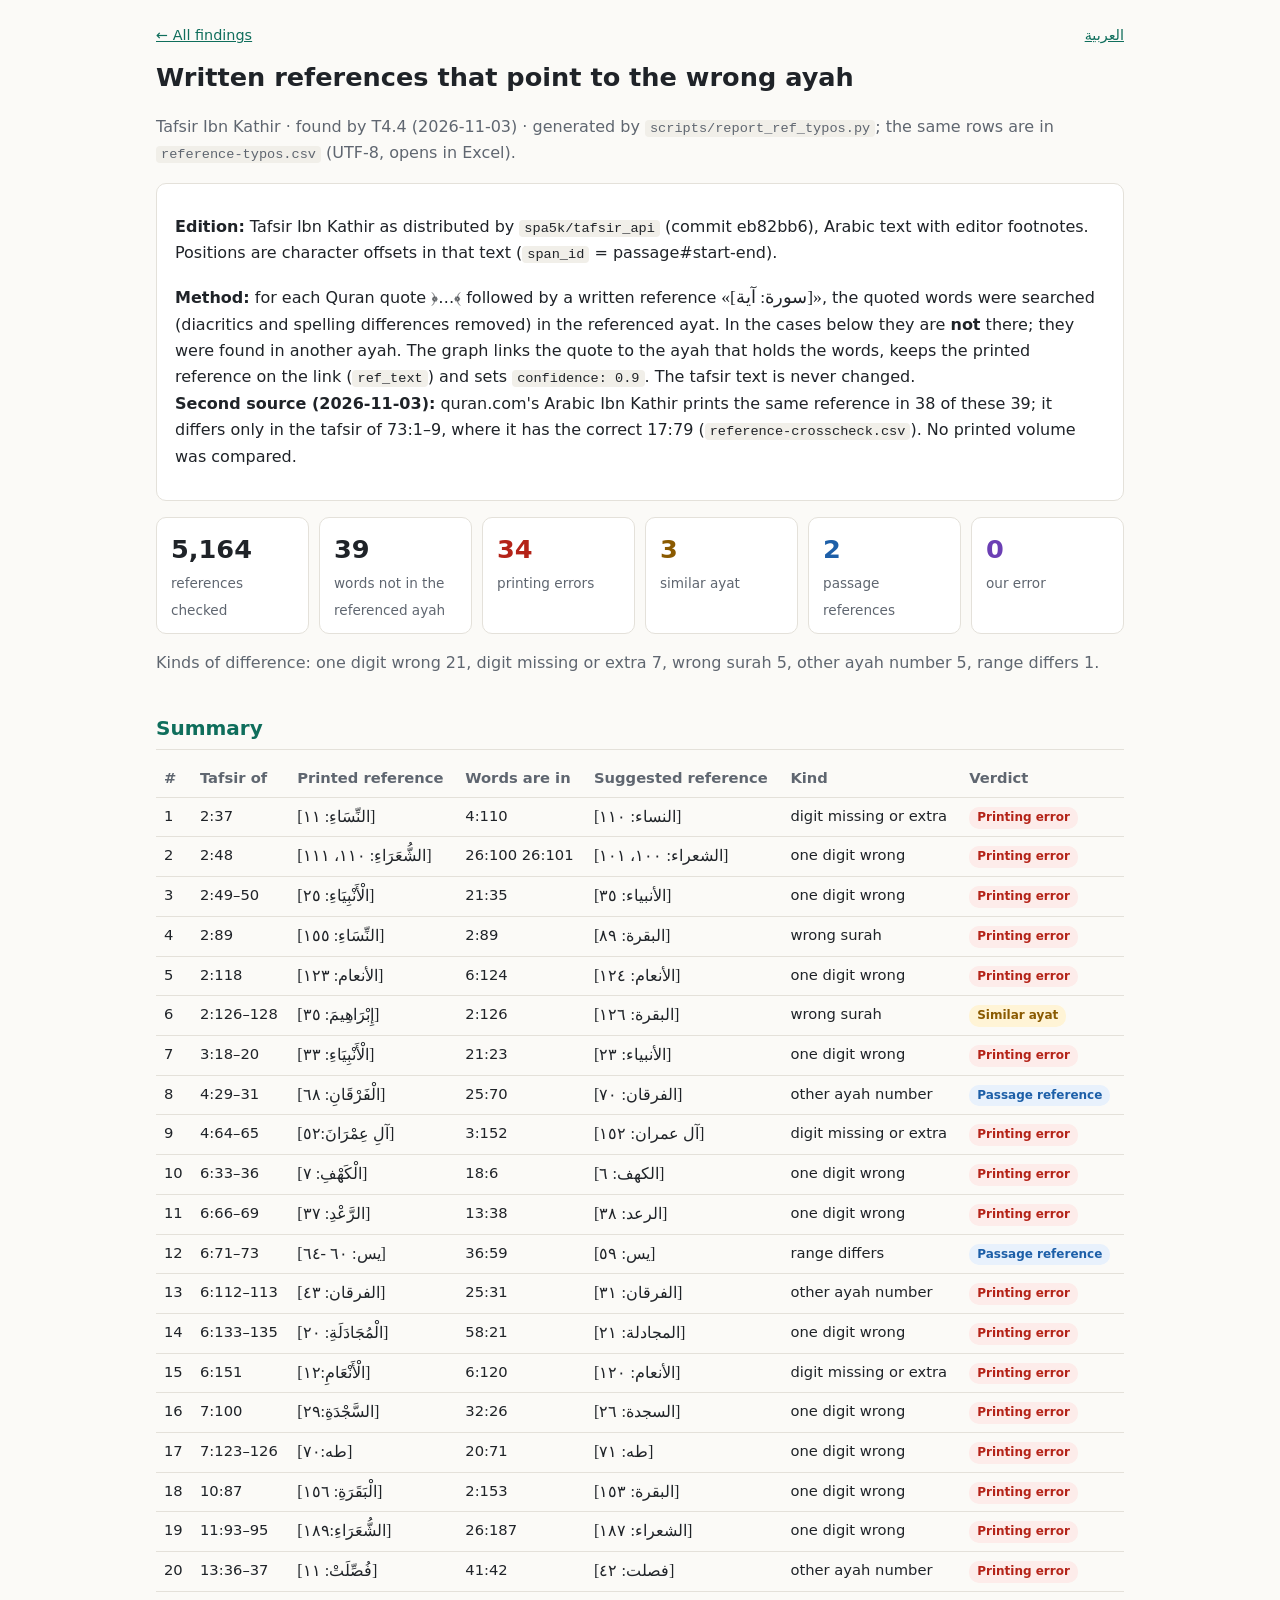
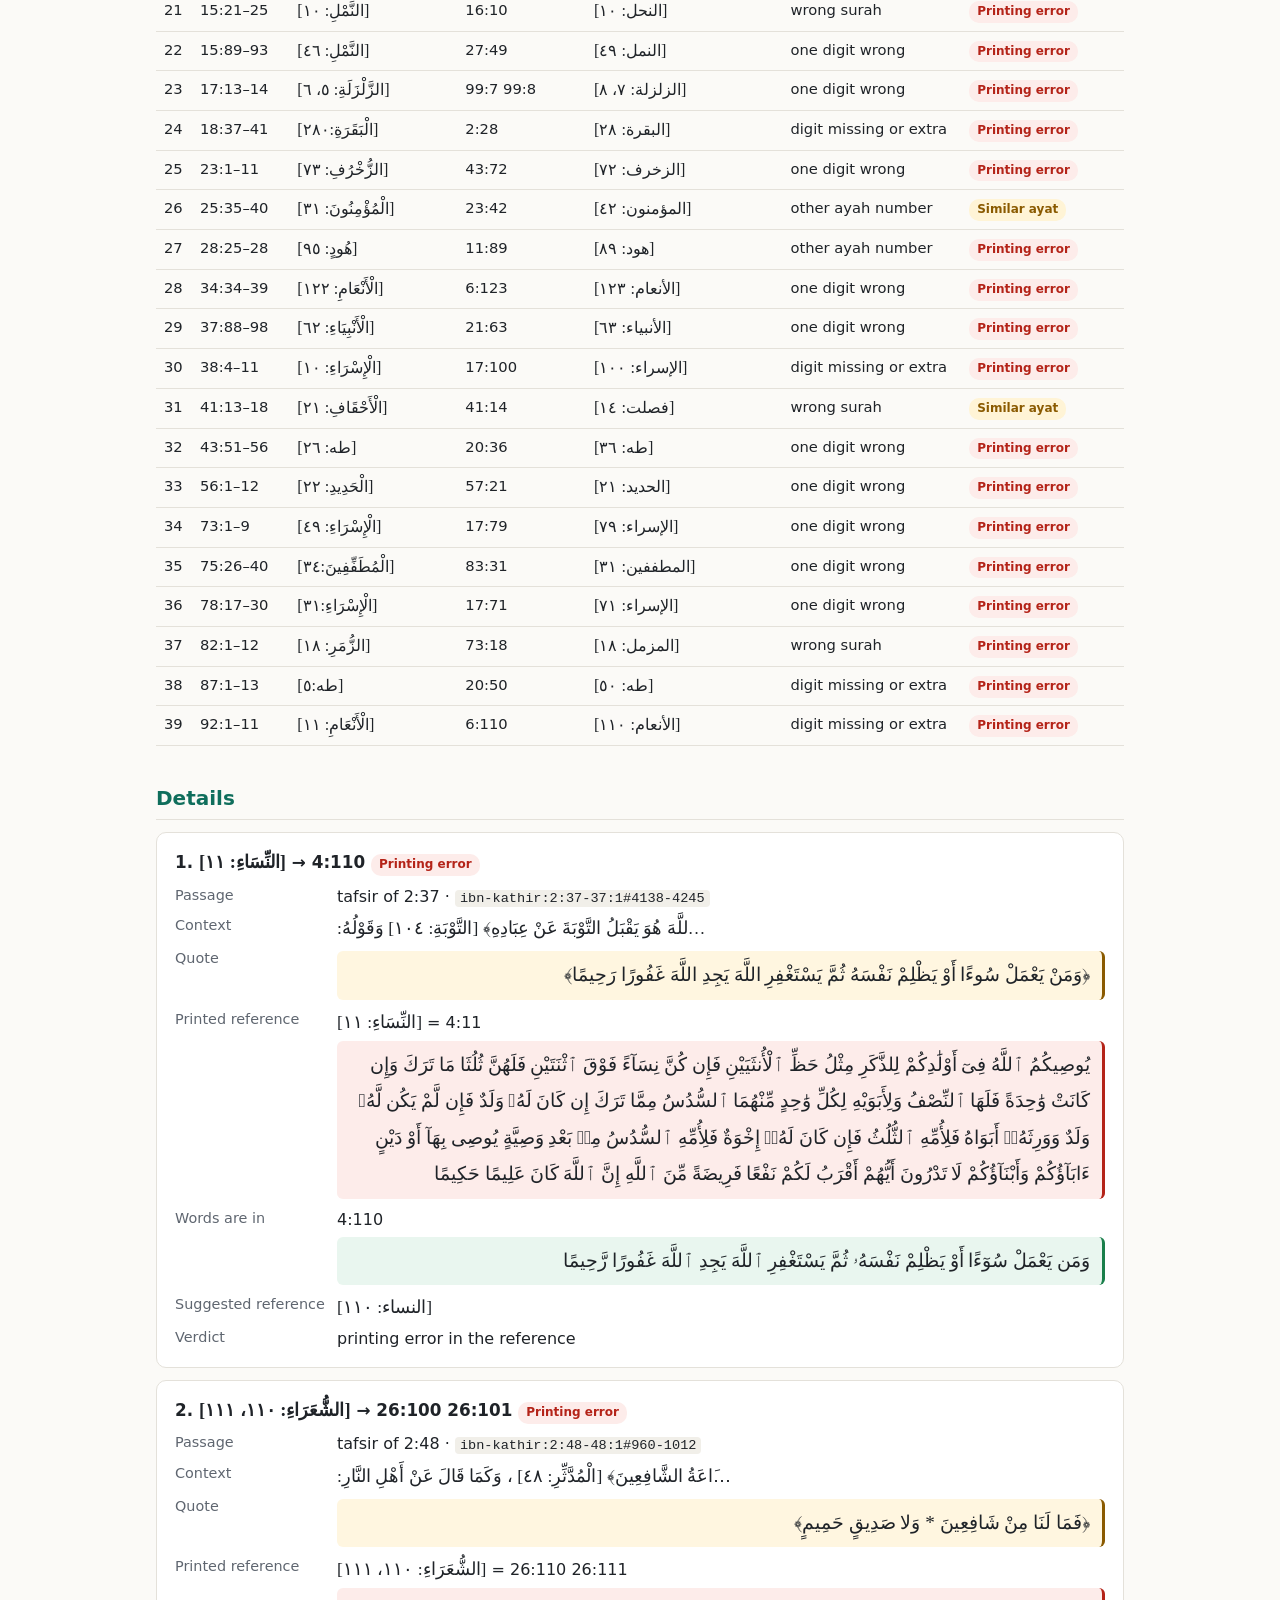
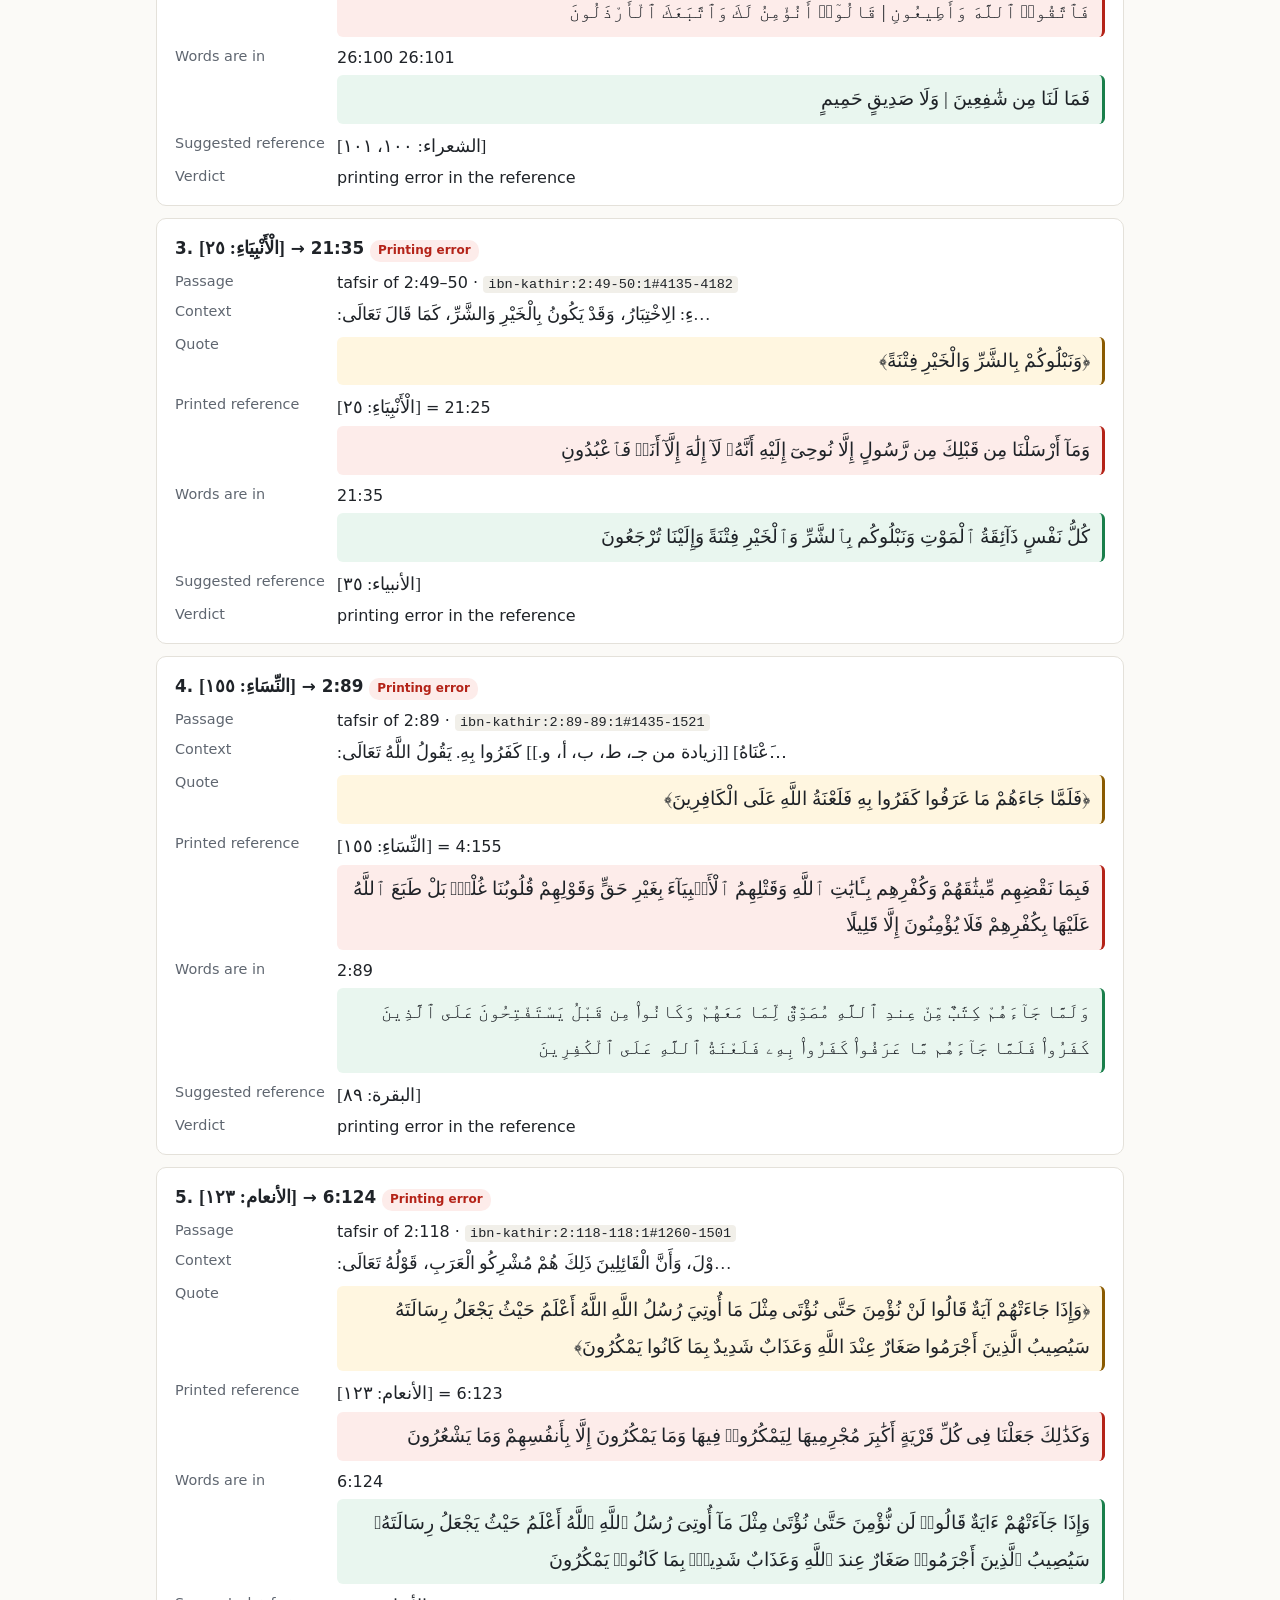
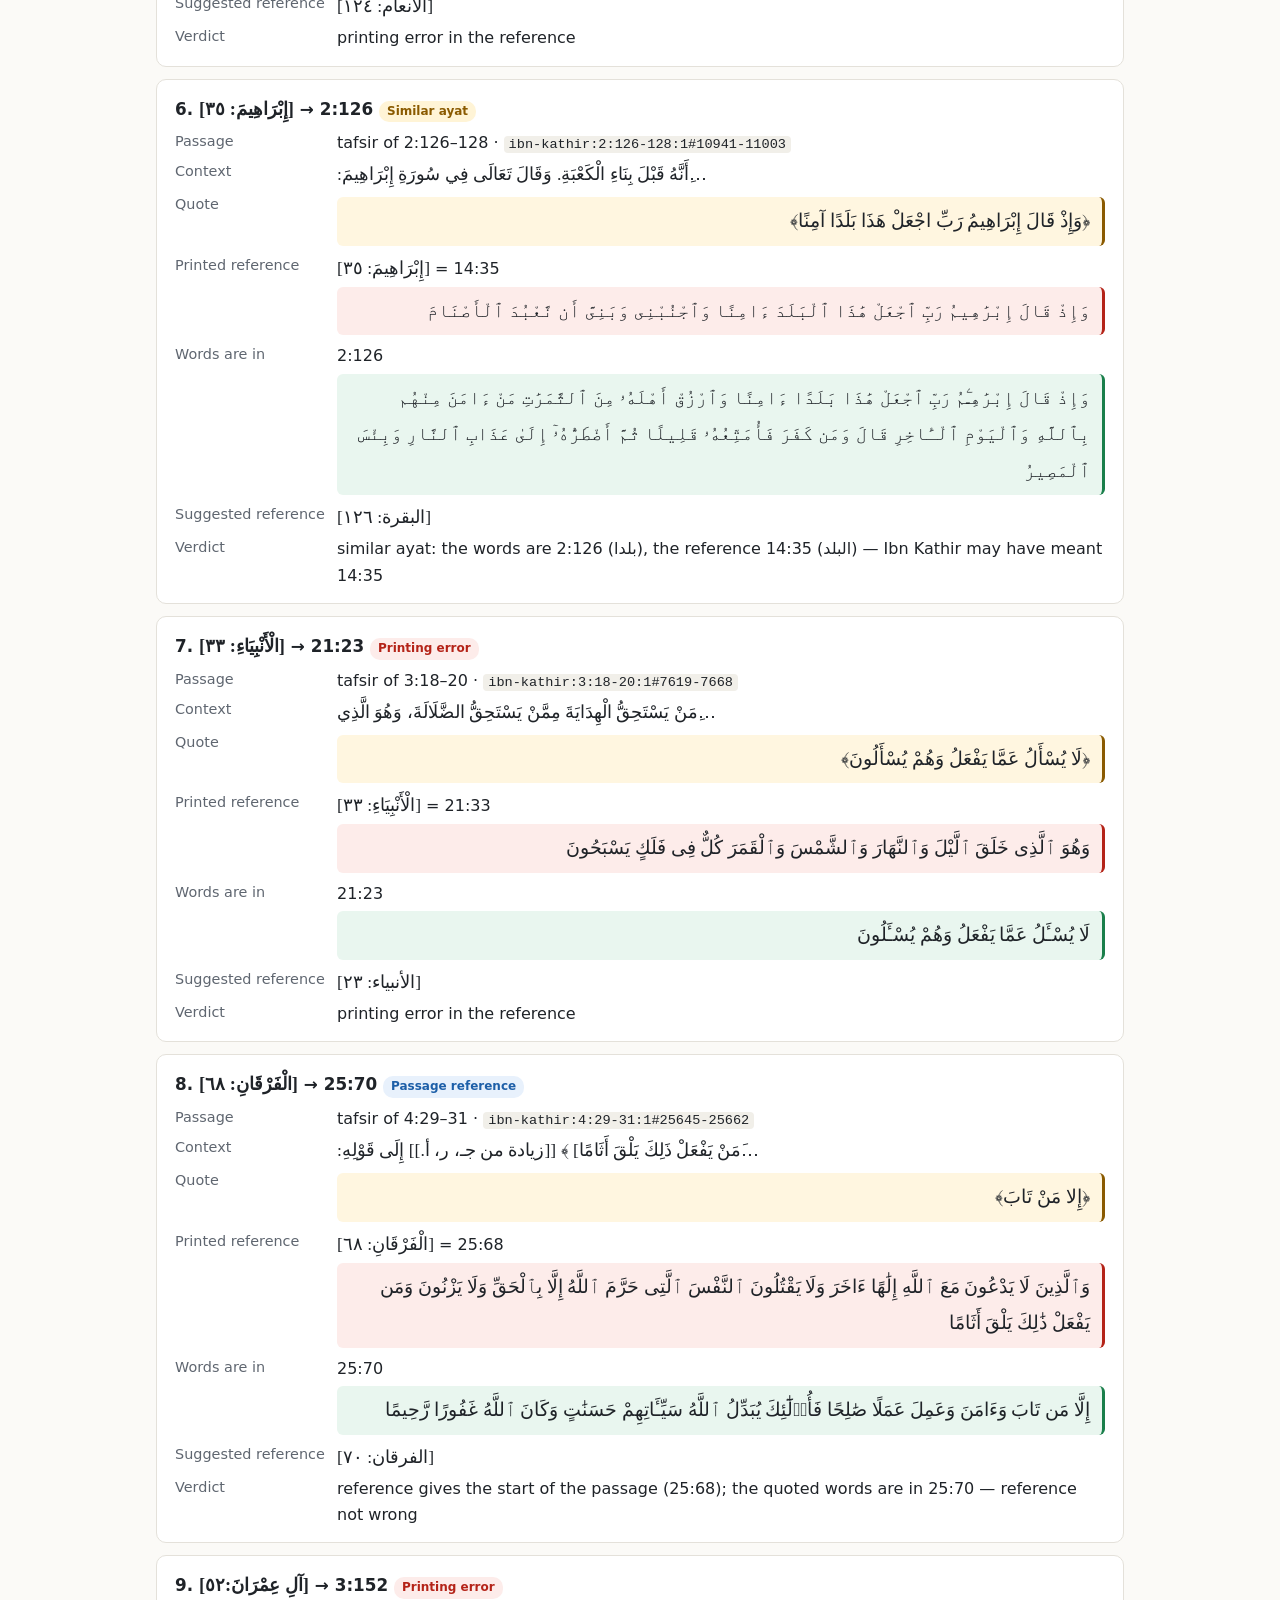
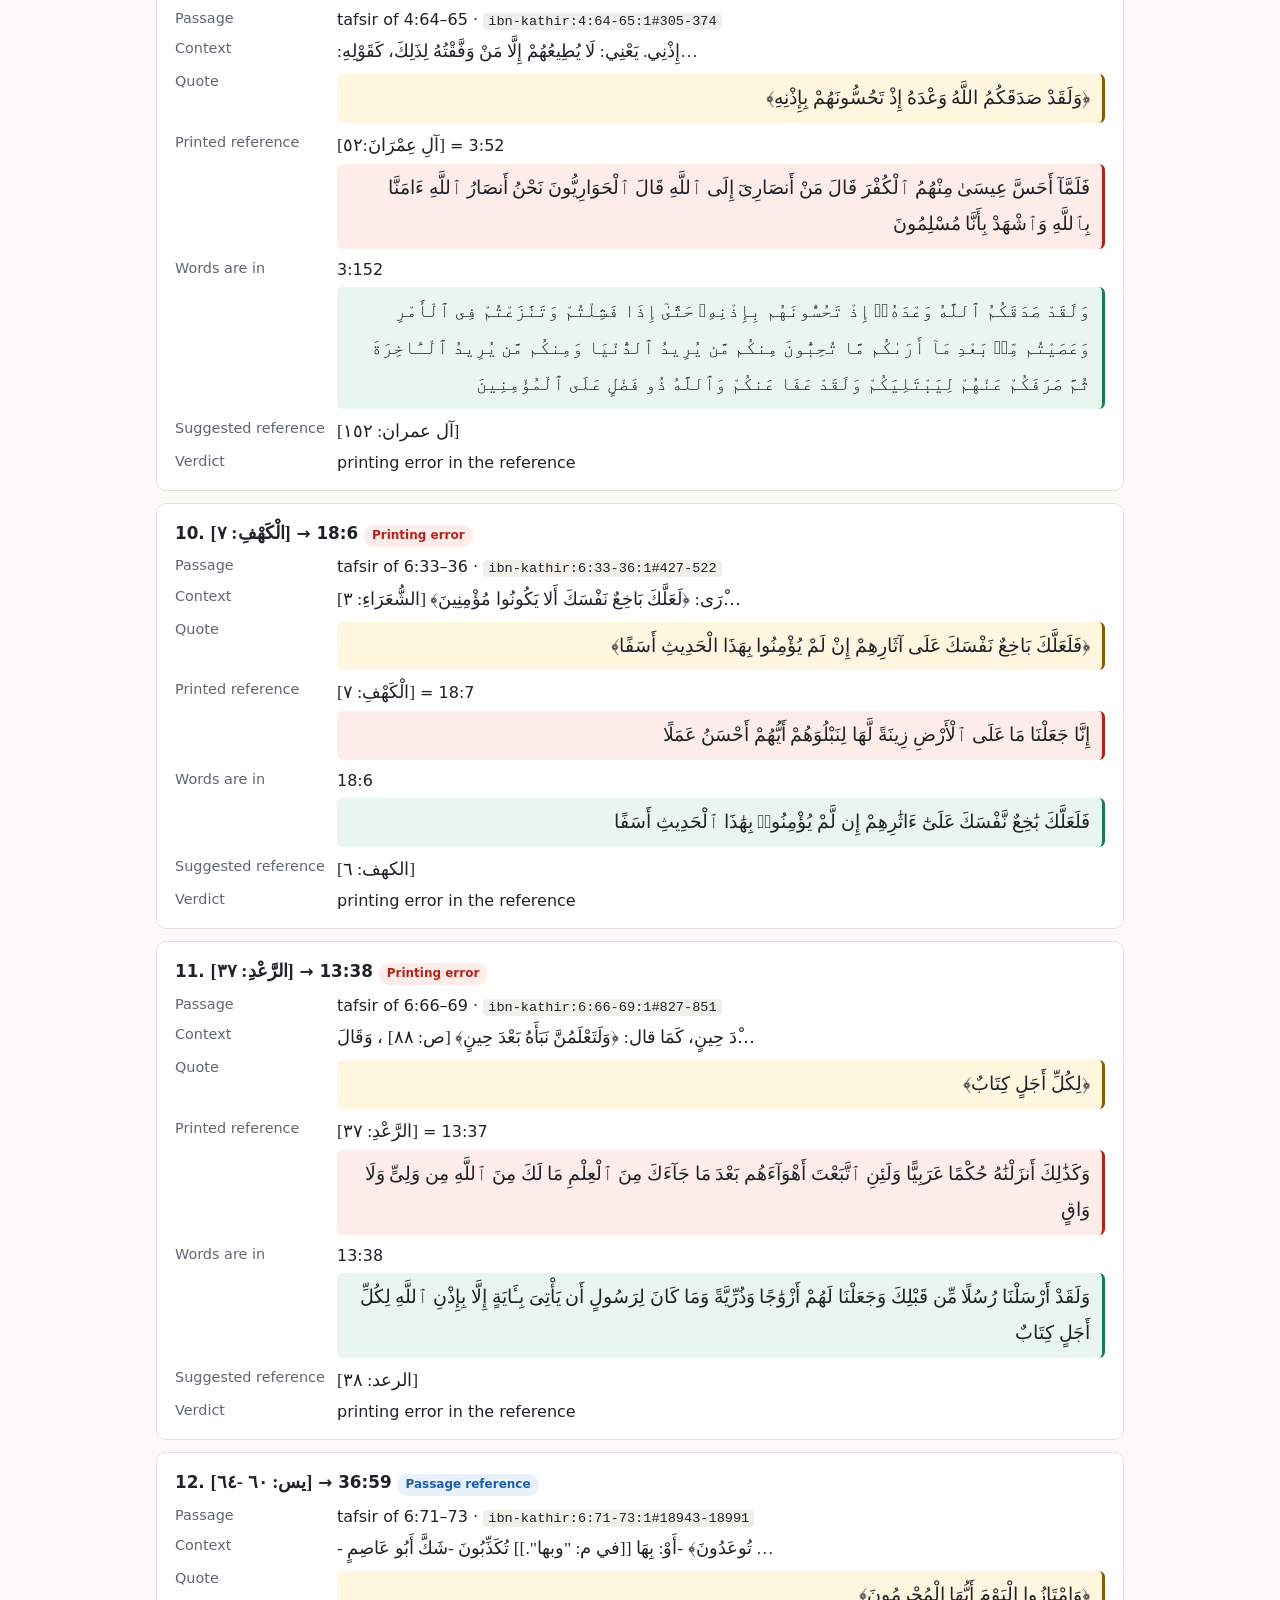
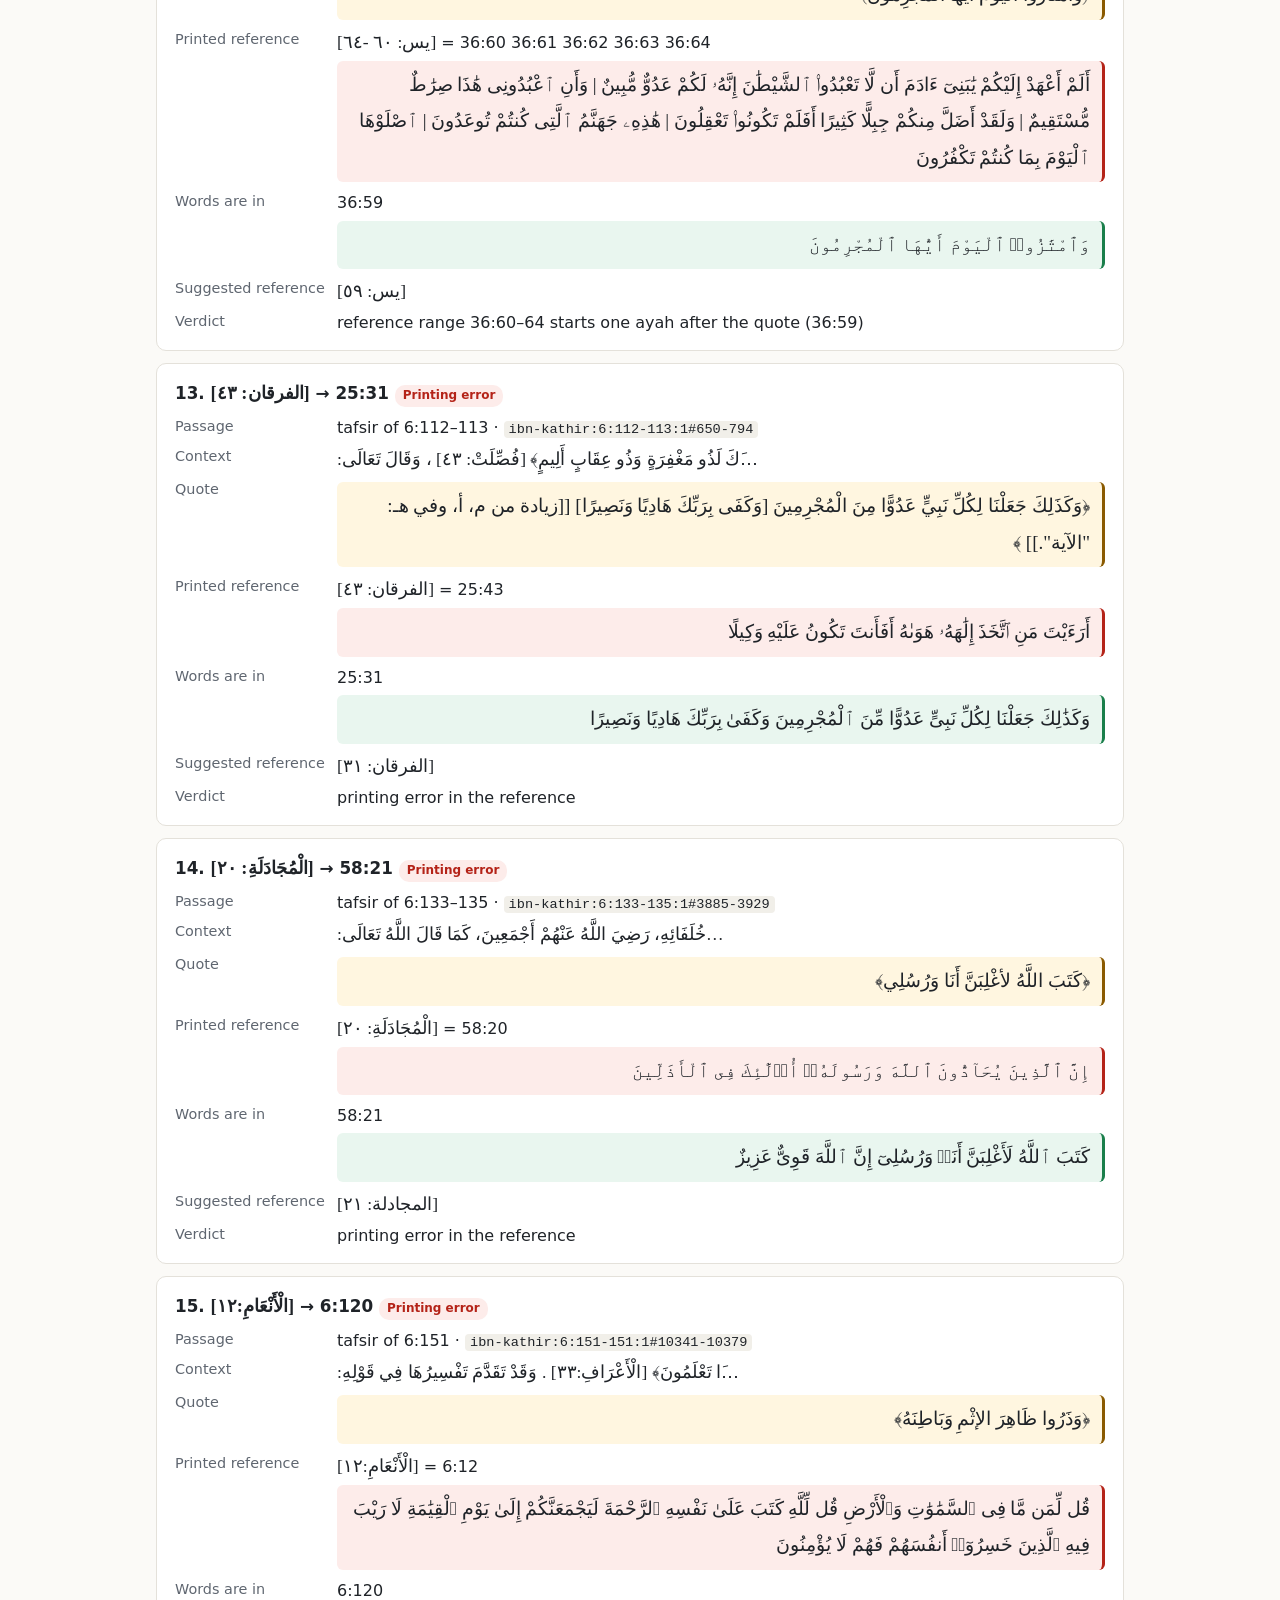
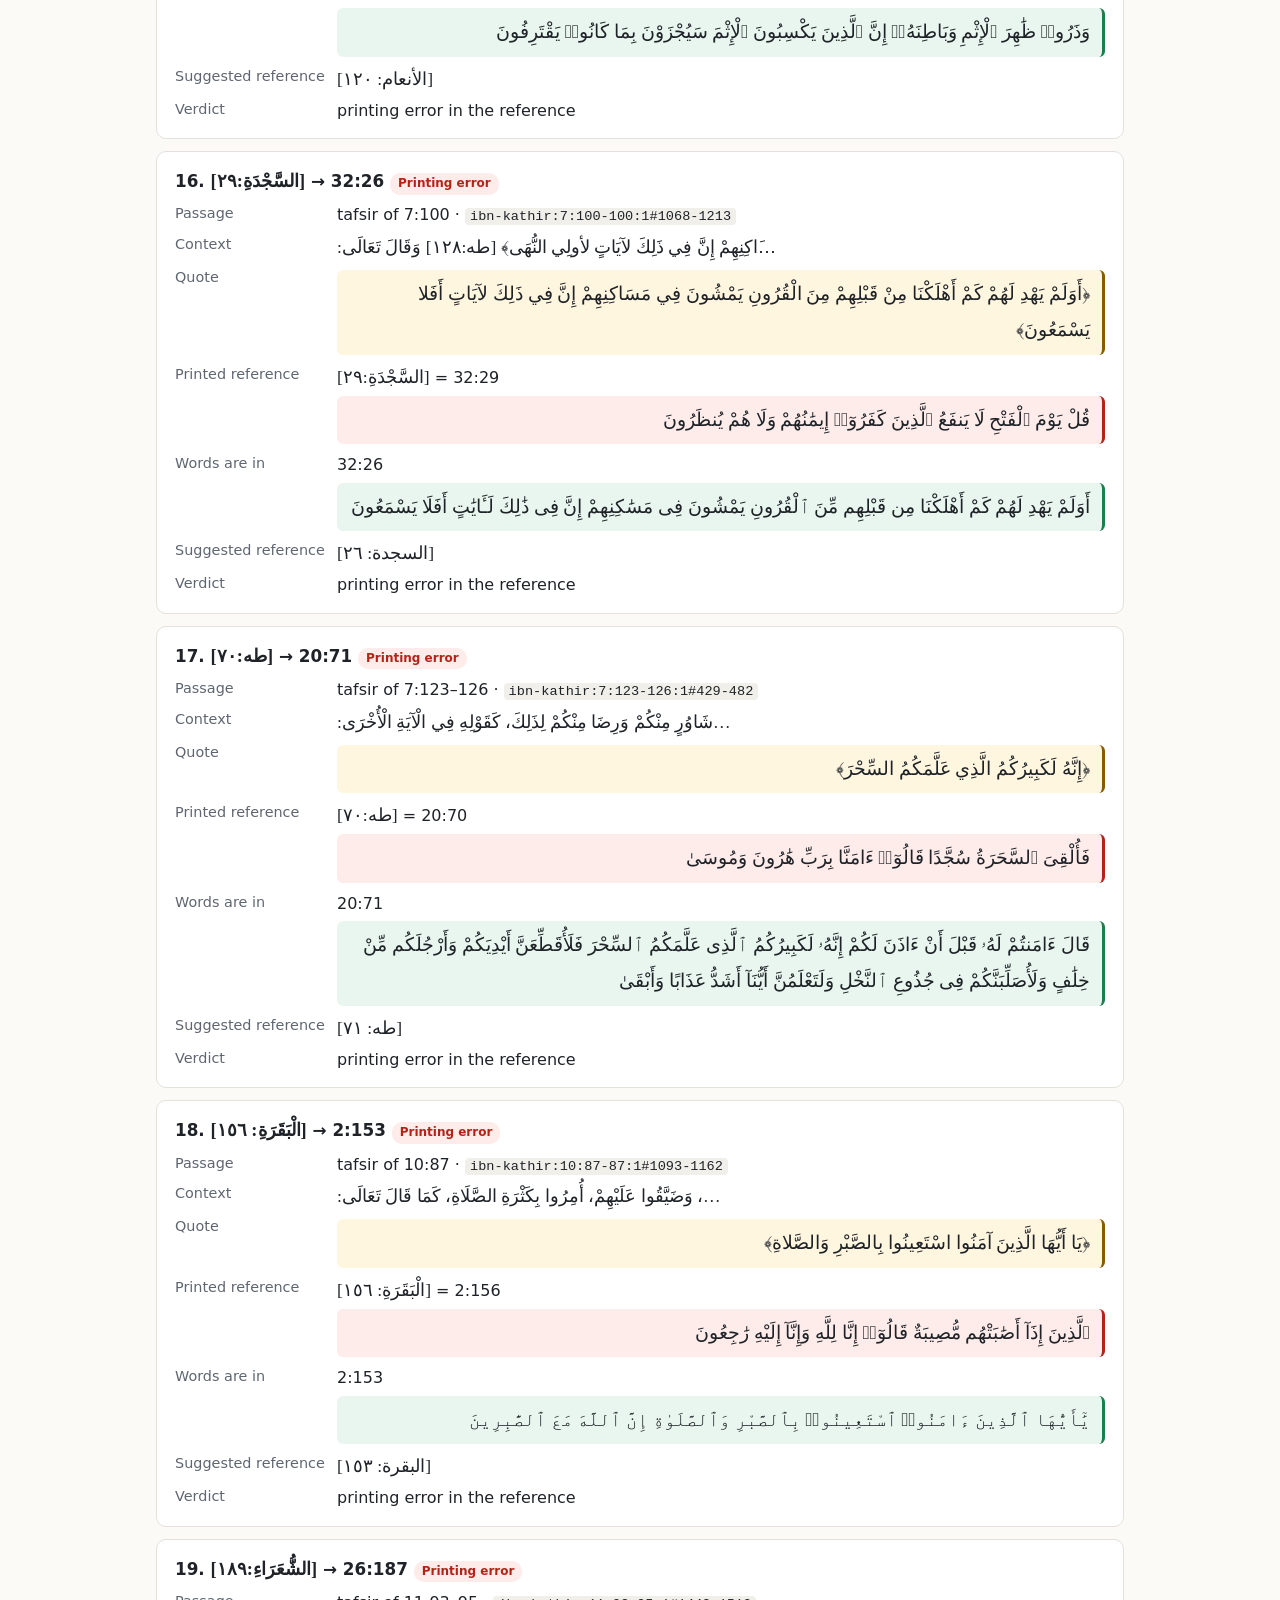
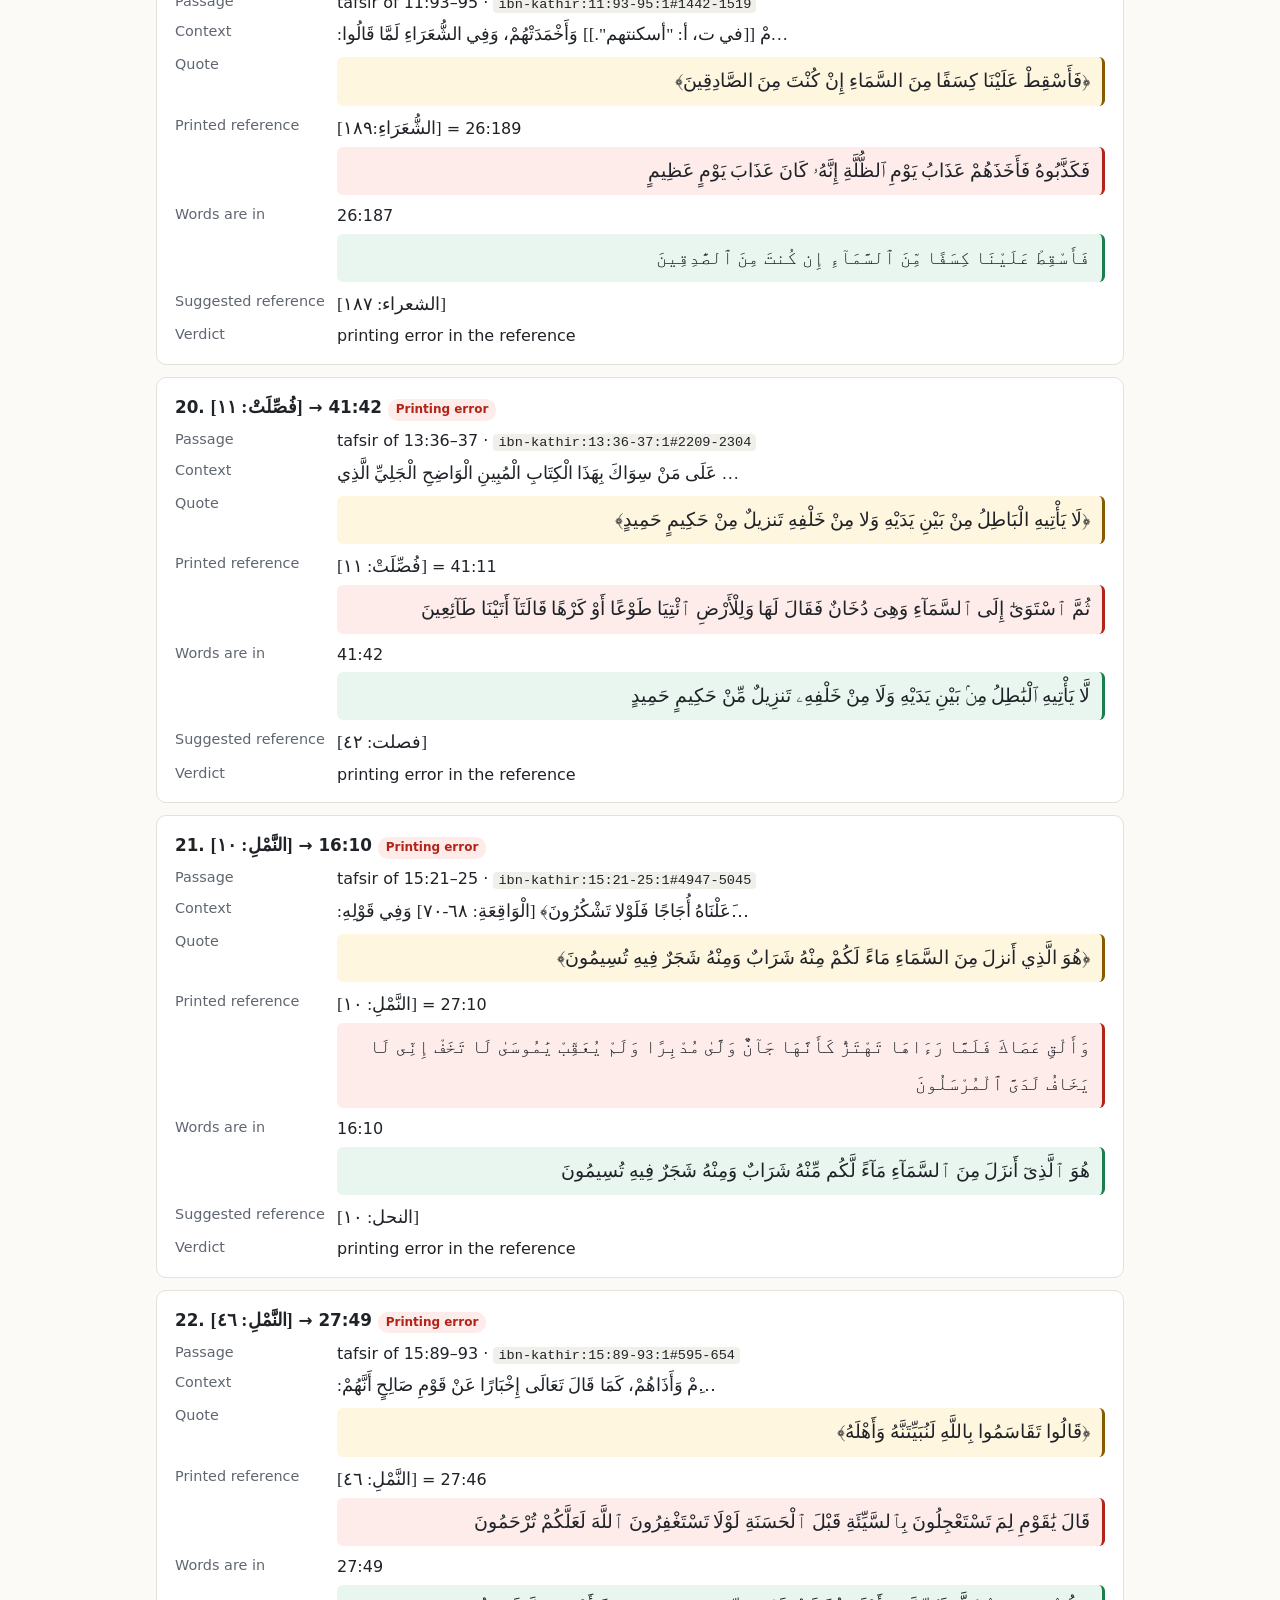
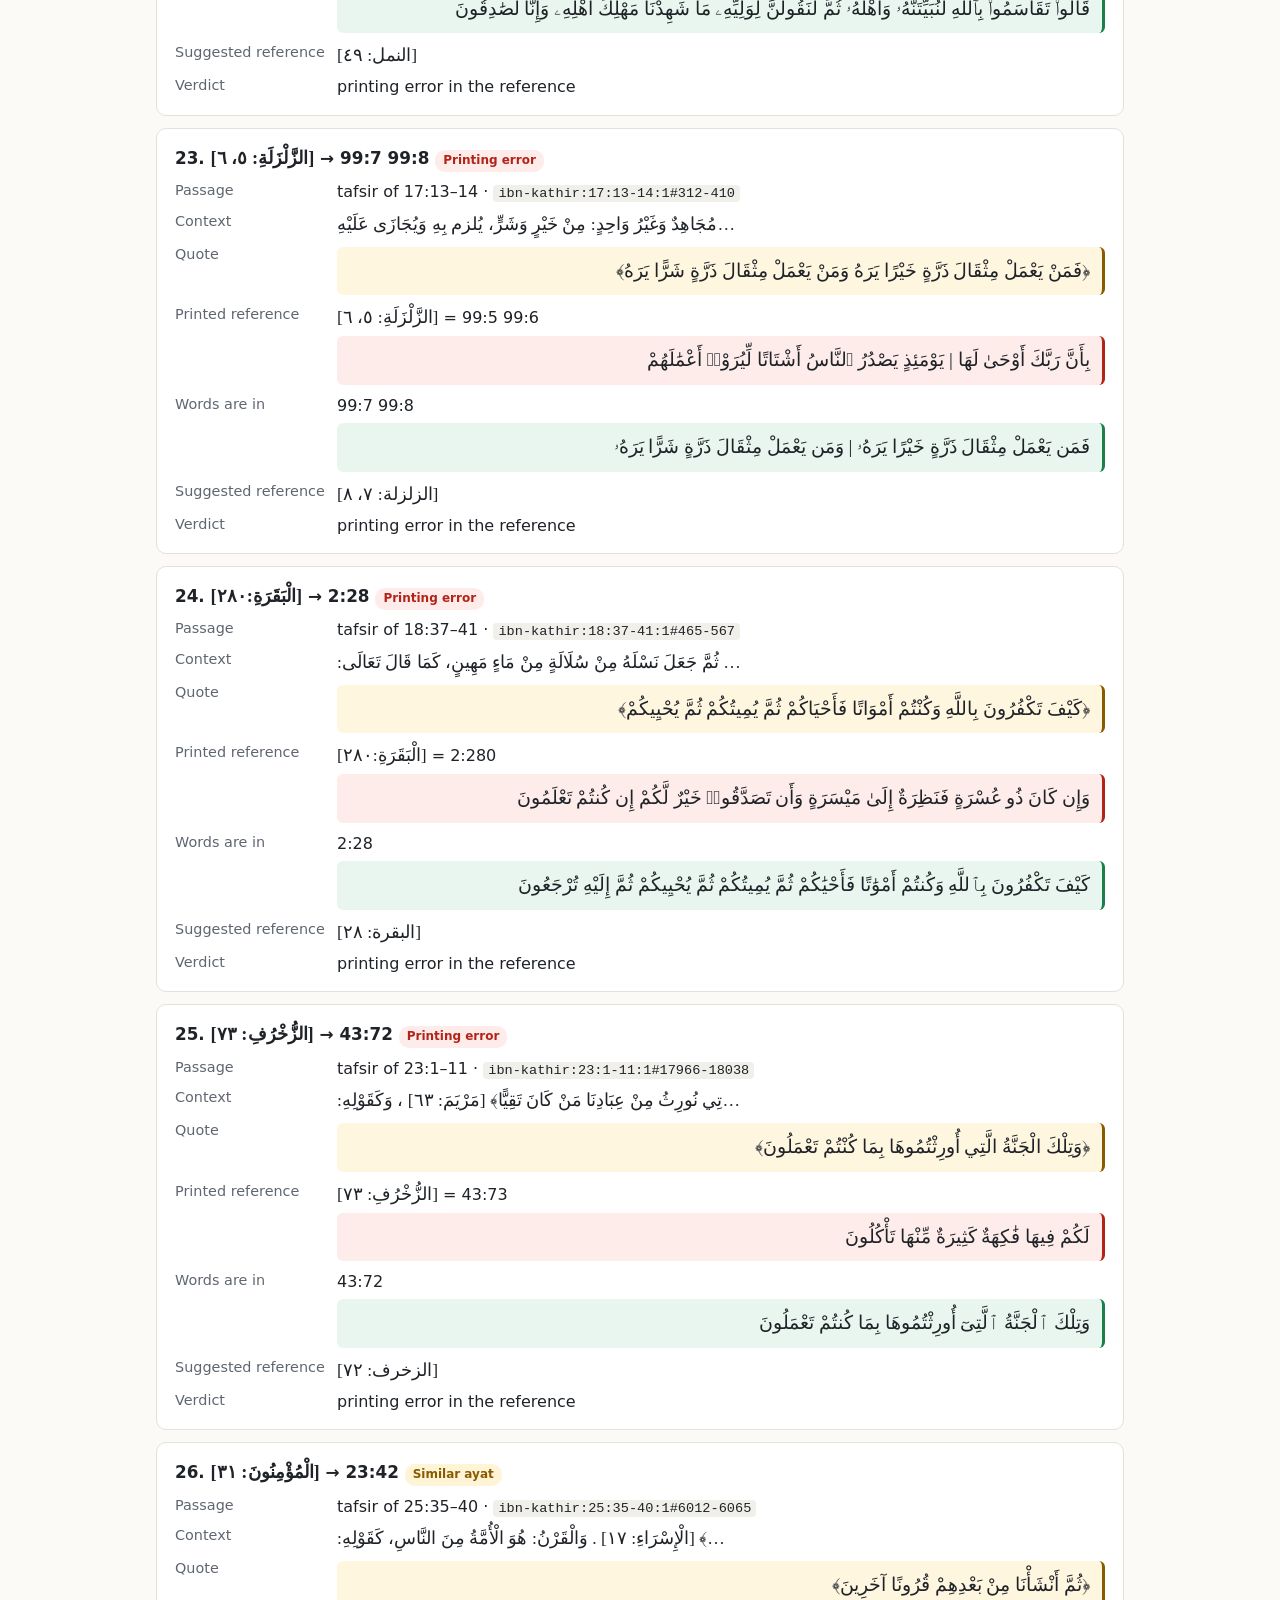
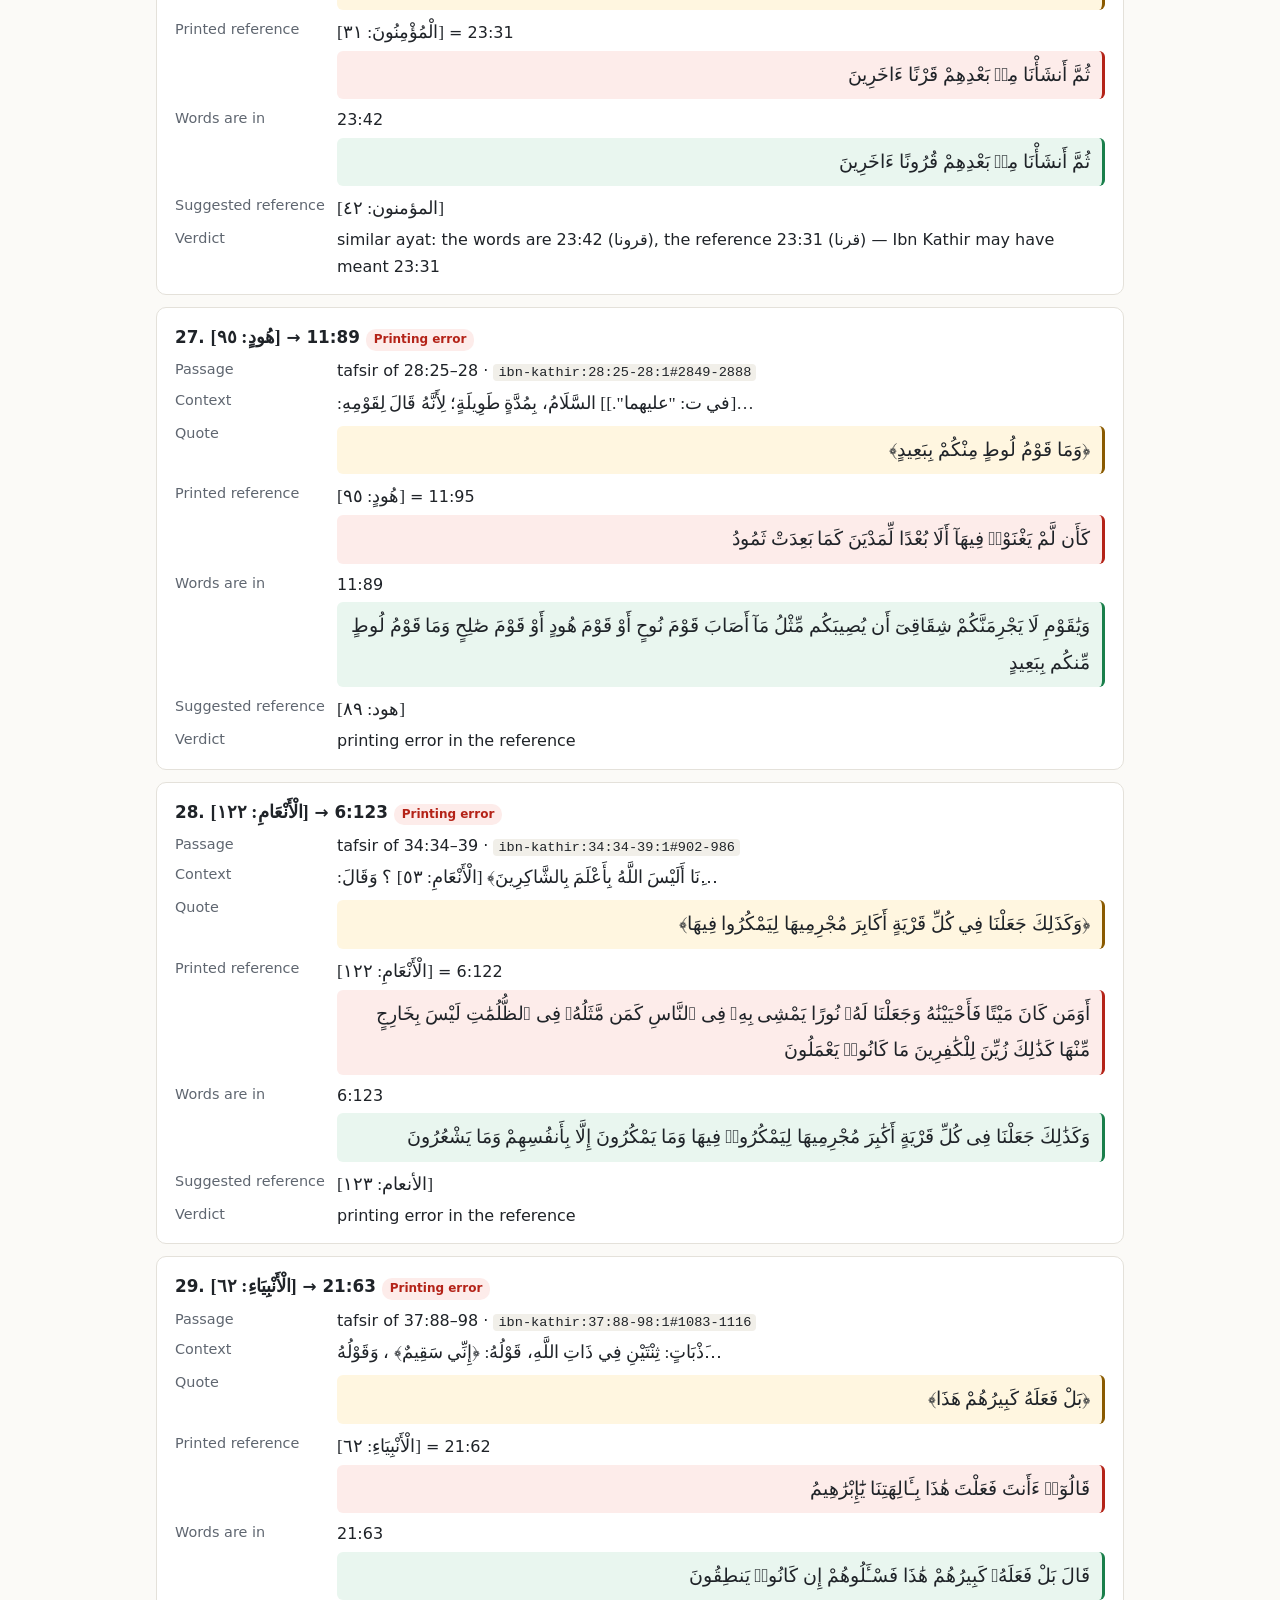
<file: docs/findings/reference-typos.html>
<!doctype html>
<html lang="en" dir="ltr"><head><meta charset="utf-8"><meta name="viewport" content="width=device-width, initial-scale=1">
<title>Ibn Kathir reference errors</title><style>:root {
  --bg: #fbfaf7; --fg: #1f2328; --muted: #5f6670; --card: #ffffff; --line: #e4e1da; --code-bg: #f1efe9;
  --accent: #0f6e5c; --quran-bg: #fff6e0; --quran: #8a5a00;
  --typo: #b42318; --typo-bg: #fdecea; --similar: #8a5a00; --similar-bg: #fff4d6;
  --passage: #1d5fa8; --passage-bg: #e8f1fc; --ours: #6b3fb4; --ours-bg: #f1eafd;
  --good-bg: #e9f6ef; --good: #1a7f4b;
}
@media (prefers-color-scheme: dark) {
  :root { --bg: #15171a; --fg: #e6e6e6; --muted: #a0a6ad; --card: #1d2024; --line: #30343a; --code-bg: #262a2f;
    --accent: #4fc3a8; --quran-bg: #2b2516; --quran: #f2c26b;
    --typo: #ff8a80; --typo-bg: #3a1f1d; --similar: #f2c26b; --similar-bg: #33291a;
    --passage: #7ab8ff; --passage-bg: #1b2a3d; --ours: #c39bff; --ours-bg: #2a2140;
    --good-bg: #17301f; --good: #6fd39b; }
}
* { box-sizing: border-box; }
body { margin: 0; background: var(--bg); color: var(--fg); font-family: "Segoe UI", system-ui, sans-serif;
  line-height: 1.65; font-size: 16px; }
main { max-width: 1000px; margin: 0 auto; padding: 24px 16px 64px; }
h1 { font-size: 1.6rem; margin: 0 0 4px; }
h2 { font-size: 1.25rem; margin: 36px 0 10px; color: var(--accent); border-bottom: 1px solid var(--line); padding-bottom: 4px; }
h3 { font-size: 1.05rem; margin: 18px 0 6px; }
a { color: var(--accent); }
.lead, .muted, .crumb { color: var(--muted); }
.crumb { margin: 0 0 8px; font-size: .9rem; }
code { font-family: Consolas, "Cascadia Code", monospace; font-size: .85em; background: var(--code-bg);
  padding: 1px 5px; border-radius: 4px; overflow-wrap: anywhere; }
.card, .finding, .case { background: var(--card); border: 1px solid var(--line); border-radius: 10px; padding: 14px 18px; margin: 12px 0; }
.finding h3, .case h3 { margin-top: 0; }
.finding .ids { color: var(--muted); font-size: .85rem; }
.action { border-inline-start: 3px solid var(--accent); padding: 2px 10px; margin: 8px 0 0; }
.ar, .quote, .ayah { font-family: "Amiri", "Traditional Arabic", "Noto Naskh Arabic", "Segoe UI", serif; }
.ar { font-size: 1.1em; unicode-bidi: isolate; }
.quote, .ayah { font-size: 1.2rem; line-height: 1.9; padding: 6px 12px; border-radius: 6px; margin: 4px 0; text-align: right; }
.quote { background: var(--quran-bg); border-right: 3px solid var(--quran); }
.ayah.bad { background: var(--typo-bg); border-right: 3px solid var(--typo); }
.ayah.good { background: var(--good-bg); border-right: 3px solid var(--good); }
.stats { display: grid; grid-template-columns: repeat(auto-fit, minmax(140px, 1fr)); gap: 10px; margin: 16px 0; }
.stat { background: var(--card); border: 1px solid var(--line); border-radius: 10px; padding: 10px 14px; }
.stat b { display: block; font-size: 1.6rem; }
.stat span { color: var(--muted); font-size: .85rem; }
.stat.typo b { color: var(--typo); } .stat.similar b { color: var(--similar); }
.stat.passage b { color: var(--passage); } .stat.ours b { color: var(--ours); }
.tag { display: inline-block; font-size: .75rem; font-weight: 600; padding: 1px 8px; border-radius: 10px; white-space: nowrap; }
.tag.typo { color: var(--typo); background: var(--typo-bg); } .tag.similar { color: var(--similar); background: var(--similar-bg); }
.tag.passage { color: var(--passage); background: var(--passage-bg); } .tag.ours { color: var(--ours); background: var(--ours-bg); }
.tag.open { color: var(--ours); background: var(--ours-bg); } .tag.done { color: var(--good); background: var(--good-bg); }
.scroll { overflow-x: auto; }
table { width: 100%; border-collapse: collapse; font-size: .92rem; }
th, td { border-bottom: 1px solid var(--line); padding: 6px 8px; text-align: start; vertical-align: top; }
th { color: var(--muted); font-weight: 600; }
tr.ours td { background: var(--ours-bg); }
dl { display: grid; grid-template-columns: 150px 1fr; gap: 4px 12px; margin: 0; }
dt { color: var(--muted); font-size: .9rem; }
dd { margin: 0; min-width: 0; }
@media (max-width: 640px) { dl { grid-template-columns: 1fr; } dt { margin-top: 6px; } }
ul { padding-inline-start: 22px; }
.lang { float: inline-end; font-size: .9rem; }
html[dir=rtl] body { font-family: "Segoe UI", Tahoma, "Noto Naskh Arabic", sans-serif; line-height: 1.9; font-size: 17px; }
html[dir=rtl] .ar { font-size: 1.05em; }
.ltr { direction: ltr; unicode-bidi: isolate; }
</style></head><body><main>
<p class="crumb"><span class="lang"><a href="reference-typos-ar.html">العربية</a></span><a href="findings.html">← All findings</a></p>
<h1>Written references that point to the wrong ayah</h1>
<p class="lead">Tafsir Ibn Kathir · found by T4.4 (2026-11-03) · generated by <code>scripts/report_ref_typos.py</code>; the same rows are in <code>reference-typos.csv</code> (UTF-8, opens in Excel).</p>
<div class="card"><p><b>Edition:</b> Tafsir Ibn Kathir as distributed by <code>spa5k/tafsir_api</code> (commit eb82bb6), Arabic text with editor footnotes. Positions are character offsets in that text (<code>span_id</code> = passage#start-end).</p><p><b>Method:</b> for each Quran quote ﴿…﴾ followed by a written reference <span class="ar" dir="rtl">«[سورة: آية]»</span>, the quoted words were searched (diacritics and spelling differences removed) in the referenced ayat. In the cases below they are <b>not</b> there; they were found in another ayah. The graph links the quote to the ayah that holds the words, keeps the printed reference on the link (<code>ref_text</code>) and sets <code>confidence: 0.9</code>. The tafsir text is never changed.<br><b>Second source (2026-11-03):</b> quran.com's Arabic Ibn Kathir prints the same reference in 38 of these 39; it differs only in the tafsir of 73:1–9, where it has the correct 17:79 (<code>reference-crosscheck.csv</code>). No printed volume was compared.</p></div>
<div class="stats">
<div class="stat "><b>5,164</b><span>references checked</span></div>
<div class="stat "><b>39</b><span>words not in the referenced ayah</span></div>
<div class="stat typo"><b>34</b><span>printing errors</span></div>
<div class="stat similar"><b>3</b><span>similar ayat</span></div>
<div class="stat passage"><b>2</b><span>passage references</span></div>
<div class="stat ours"><b>0</b><span>our error</span></div>
</div>
<p class="muted">Kinds of difference: one digit wrong 21, digit missing or extra 7, wrong surah 5, other ayah number 5, range differs 1.</p>
<h2>Summary</h2>
<div class="scroll"><table><thead><tr><th>#</th><th>Tafsir of</th><th>Printed reference</th><th>Words are in</th><th>Suggested reference</th><th>Kind</th><th>Verdict</th></tr></thead><tbody>
<tr class="typo"><td>1</td><td><span class="ltr">2:37</span></td><td><span class="ar" dir="rtl">[النِّسَاءِ: ١١]</span></td><td><span class="ltr">4:110</span></td><td><span class="ar" dir="rtl">[النساء: ١١٠]</span></td><td>digit missing or extra</td><td><a href="#r1"><span class="tag typo">Printing error</span></a></td></tr>
<tr class="typo"><td>2</td><td><span class="ltr">2:48</span></td><td><span class="ar" dir="rtl">[الشُّعَرَاءِ: ١١٠، ١١١]</span></td><td><span class="ltr">26:100 26:101</span></td><td><span class="ar" dir="rtl">[الشعراء: ١٠٠، ١٠١]</span></td><td>one digit wrong</td><td><a href="#r2"><span class="tag typo">Printing error</span></a></td></tr>
<tr class="typo"><td>3</td><td><span class="ltr">2:49–50</span></td><td><span class="ar" dir="rtl">[الْأَنْبِيَاءِ: ٢٥]</span></td><td><span class="ltr">21:35</span></td><td><span class="ar" dir="rtl">[الأنبياء: ٣٥]</span></td><td>one digit wrong</td><td><a href="#r3"><span class="tag typo">Printing error</span></a></td></tr>
<tr class="typo"><td>4</td><td><span class="ltr">2:89</span></td><td><span class="ar" dir="rtl">[النِّسَاءِ: ١٥٥]</span></td><td><span class="ltr">2:89</span></td><td><span class="ar" dir="rtl">[البقرة: ٨٩]</span></td><td>wrong surah</td><td><a href="#r4"><span class="tag typo">Printing error</span></a></td></tr>
<tr class="typo"><td>5</td><td><span class="ltr">2:118</span></td><td><span class="ar" dir="rtl">[الأنعام: ١٢٣]</span></td><td><span class="ltr">6:124</span></td><td><span class="ar" dir="rtl">[الأنعام: ١٢٤]</span></td><td>one digit wrong</td><td><a href="#r5"><span class="tag typo">Printing error</span></a></td></tr>
<tr class="similar"><td>6</td><td><span class="ltr">2:126–128</span></td><td><span class="ar" dir="rtl">[إِبْرَاهِيمَ: ٣٥]</span></td><td><span class="ltr">2:126</span></td><td><span class="ar" dir="rtl">[البقرة: ١٢٦]</span></td><td>wrong surah</td><td><a href="#r6"><span class="tag similar">Similar ayat</span></a></td></tr>
<tr class="typo"><td>7</td><td><span class="ltr">3:18–20</span></td><td><span class="ar" dir="rtl">[الْأَنْبِيَاءِ: ٣٣]</span></td><td><span class="ltr">21:23</span></td><td><span class="ar" dir="rtl">[الأنبياء: ٢٣]</span></td><td>one digit wrong</td><td><a href="#r7"><span class="tag typo">Printing error</span></a></td></tr>
<tr class="passage"><td>8</td><td><span class="ltr">4:29–31</span></td><td><span class="ar" dir="rtl">[الْفَرْقَانِ: ٦٨]</span></td><td><span class="ltr">25:70</span></td><td><span class="ar" dir="rtl">[الفرقان: ٧٠]</span></td><td>other ayah number</td><td><a href="#r8"><span class="tag passage">Passage reference</span></a></td></tr>
<tr class="typo"><td>9</td><td><span class="ltr">4:64–65</span></td><td><span class="ar" dir="rtl">[آلِ عِمْرَانَ:٥٢]</span></td><td><span class="ltr">3:152</span></td><td><span class="ar" dir="rtl">[آل عمران: ١٥٢]</span></td><td>digit missing or extra</td><td><a href="#r9"><span class="tag typo">Printing error</span></a></td></tr>
<tr class="typo"><td>10</td><td><span class="ltr">6:33–36</span></td><td><span class="ar" dir="rtl">[الْكَهْفِ: ٧]</span></td><td><span class="ltr">18:6</span></td><td><span class="ar" dir="rtl">[الكهف: ٦]</span></td><td>one digit wrong</td><td><a href="#r10"><span class="tag typo">Printing error</span></a></td></tr>
<tr class="typo"><td>11</td><td><span class="ltr">6:66–69</span></td><td><span class="ar" dir="rtl">[الرَّعْدِ: ٣٧]</span></td><td><span class="ltr">13:38</span></td><td><span class="ar" dir="rtl">[الرعد: ٣٨]</span></td><td>one digit wrong</td><td><a href="#r11"><span class="tag typo">Printing error</span></a></td></tr>
<tr class="passage"><td>12</td><td><span class="ltr">6:71–73</span></td><td><span class="ar" dir="rtl">[يس: ٦٠ -٦٤]</span></td><td><span class="ltr">36:59</span></td><td><span class="ar" dir="rtl">[يس: ٥٩]</span></td><td>range differs</td><td><a href="#r12"><span class="tag passage">Passage reference</span></a></td></tr>
<tr class="typo"><td>13</td><td><span class="ltr">6:112–113</span></td><td><span class="ar" dir="rtl">[الفرقان: ٤٣]</span></td><td><span class="ltr">25:31</span></td><td><span class="ar" dir="rtl">[الفرقان: ٣١]</span></td><td>other ayah number</td><td><a href="#r13"><span class="tag typo">Printing error</span></a></td></tr>
<tr class="typo"><td>14</td><td><span class="ltr">6:133–135</span></td><td><span class="ar" dir="rtl">[الْمُجَادَلَةِ: ٢٠]</span></td><td><span class="ltr">58:21</span></td><td><span class="ar" dir="rtl">[المجادلة: ٢١]</span></td><td>one digit wrong</td><td><a href="#r14"><span class="tag typo">Printing error</span></a></td></tr>
<tr class="typo"><td>15</td><td><span class="ltr">6:151</span></td><td><span class="ar" dir="rtl">[الْأَنْعَامِ:١٢]</span></td><td><span class="ltr">6:120</span></td><td><span class="ar" dir="rtl">[الأنعام: ١٢٠]</span></td><td>digit missing or extra</td><td><a href="#r15"><span class="tag typo">Printing error</span></a></td></tr>
<tr class="typo"><td>16</td><td><span class="ltr">7:100</span></td><td><span class="ar" dir="rtl">[السَّجْدَةِ:٢٩]</span></td><td><span class="ltr">32:26</span></td><td><span class="ar" dir="rtl">[السجدة: ٢٦]</span></td><td>one digit wrong</td><td><a href="#r16"><span class="tag typo">Printing error</span></a></td></tr>
<tr class="typo"><td>17</td><td><span class="ltr">7:123–126</span></td><td><span class="ar" dir="rtl">[طه:٧٠]</span></td><td><span class="ltr">20:71</span></td><td><span class="ar" dir="rtl">[طه: ٧١]</span></td><td>one digit wrong</td><td><a href="#r17"><span class="tag typo">Printing error</span></a></td></tr>
<tr class="typo"><td>18</td><td><span class="ltr">10:87</span></td><td><span class="ar" dir="rtl">[الْبَقَرَةِ: ١٥٦]</span></td><td><span class="ltr">2:153</span></td><td><span class="ar" dir="rtl">[البقرة: ١٥٣]</span></td><td>one digit wrong</td><td><a href="#r18"><span class="tag typo">Printing error</span></a></td></tr>
<tr class="typo"><td>19</td><td><span class="ltr">11:93–95</span></td><td><span class="ar" dir="rtl">[الشُّعَرَاءِ:١٨٩]</span></td><td><span class="ltr">26:187</span></td><td><span class="ar" dir="rtl">[الشعراء: ١٨٧]</span></td><td>one digit wrong</td><td><a href="#r19"><span class="tag typo">Printing error</span></a></td></tr>
<tr class="typo"><td>20</td><td><span class="ltr">13:36–37</span></td><td><span class="ar" dir="rtl">[فُصِّلَتْ: ١١]</span></td><td><span class="ltr">41:42</span></td><td><span class="ar" dir="rtl">[فصلت: ٤٢]</span></td><td>other ayah number</td><td><a href="#r20"><span class="tag typo">Printing error</span></a></td></tr>
<tr class="typo"><td>21</td><td><span class="ltr">15:21–25</span></td><td><span class="ar" dir="rtl">[النَّمْلِ: ١٠]</span></td><td><span class="ltr">16:10</span></td><td><span class="ar" dir="rtl">[النحل: ١٠]</span></td><td>wrong surah</td><td><a href="#r21"><span class="tag typo">Printing error</span></a></td></tr>
<tr class="typo"><td>22</td><td><span class="ltr">15:89–93</span></td><td><span class="ar" dir="rtl">[النَّمْلِ: ٤٦]</span></td><td><span class="ltr">27:49</span></td><td><span class="ar" dir="rtl">[النمل: ٤٩]</span></td><td>one digit wrong</td><td><a href="#r22"><span class="tag typo">Printing error</span></a></td></tr>
<tr class="typo"><td>23</td><td><span class="ltr">17:13–14</span></td><td><span class="ar" dir="rtl">[الزَّلْزَلَةِ: ٥، ٦]</span></td><td><span class="ltr">99:7 99:8</span></td><td><span class="ar" dir="rtl">[الزلزلة: ٧، ٨]</span></td><td>one digit wrong</td><td><a href="#r23"><span class="tag typo">Printing error</span></a></td></tr>
<tr class="typo"><td>24</td><td><span class="ltr">18:37–41</span></td><td><span class="ar" dir="rtl">[الْبَقَرَةِ:٢٨٠]</span></td><td><span class="ltr">2:28</span></td><td><span class="ar" dir="rtl">[البقرة: ٢٨]</span></td><td>digit missing or extra</td><td><a href="#r24"><span class="tag typo">Printing error</span></a></td></tr>
<tr class="typo"><td>25</td><td><span class="ltr">23:1–11</span></td><td><span class="ar" dir="rtl">[الزُّخْرُفِ: ٧٣]</span></td><td><span class="ltr">43:72</span></td><td><span class="ar" dir="rtl">[الزخرف: ٧٢]</span></td><td>one digit wrong</td><td><a href="#r25"><span class="tag typo">Printing error</span></a></td></tr>
<tr class="similar"><td>26</td><td><span class="ltr">25:35–40</span></td><td><span class="ar" dir="rtl">[الْمُؤْمِنُونَ: ٣١]</span></td><td><span class="ltr">23:42</span></td><td><span class="ar" dir="rtl">[المؤمنون: ٤٢]</span></td><td>other ayah number</td><td><a href="#r26"><span class="tag similar">Similar ayat</span></a></td></tr>
<tr class="typo"><td>27</td><td><span class="ltr">28:25–28</span></td><td><span class="ar" dir="rtl">[هُودٍ: ٩٥]</span></td><td><span class="ltr">11:89</span></td><td><span class="ar" dir="rtl">[هود: ٨٩]</span></td><td>other ayah number</td><td><a href="#r27"><span class="tag typo">Printing error</span></a></td></tr>
<tr class="typo"><td>28</td><td><span class="ltr">34:34–39</span></td><td><span class="ar" dir="rtl">[الْأَنْعَامِ: ١٢٢]</span></td><td><span class="ltr">6:123</span></td><td><span class="ar" dir="rtl">[الأنعام: ١٢٣]</span></td><td>one digit wrong</td><td><a href="#r28"><span class="tag typo">Printing error</span></a></td></tr>
<tr class="typo"><td>29</td><td><span class="ltr">37:88–98</span></td><td><span class="ar" dir="rtl">[الْأَنْبِيَاءِ: ٦٢]</span></td><td><span class="ltr">21:63</span></td><td><span class="ar" dir="rtl">[الأنبياء: ٦٣]</span></td><td>one digit wrong</td><td><a href="#r29"><span class="tag typo">Printing error</span></a></td></tr>
<tr class="typo"><td>30</td><td><span class="ltr">38:4–11</span></td><td><span class="ar" dir="rtl">[الْإِسْرَاءِ: ١٠]</span></td><td><span class="ltr">17:100</span></td><td><span class="ar" dir="rtl">[الإسراء: ١٠٠]</span></td><td>digit missing or extra</td><td><a href="#r30"><span class="tag typo">Printing error</span></a></td></tr>
<tr class="similar"><td>31</td><td><span class="ltr">41:13–18</span></td><td><span class="ar" dir="rtl">[الْأَحْقَافِ: ٢١]</span></td><td><span class="ltr">41:14</span></td><td><span class="ar" dir="rtl">[فصلت: ١٤]</span></td><td>wrong surah</td><td><a href="#r31"><span class="tag similar">Similar ayat</span></a></td></tr>
<tr class="typo"><td>32</td><td><span class="ltr">43:51–56</span></td><td><span class="ar" dir="rtl">[طه: ٢٦]</span></td><td><span class="ltr">20:36</span></td><td><span class="ar" dir="rtl">[طه: ٣٦]</span></td><td>one digit wrong</td><td><a href="#r32"><span class="tag typo">Printing error</span></a></td></tr>
<tr class="typo"><td>33</td><td><span class="ltr">56:1–12</span></td><td><span class="ar" dir="rtl">[الْحَدِيدِ: ٢٢]</span></td><td><span class="ltr">57:21</span></td><td><span class="ar" dir="rtl">[الحديد: ٢١]</span></td><td>one digit wrong</td><td><a href="#r33"><span class="tag typo">Printing error</span></a></td></tr>
<tr class="typo"><td>34</td><td><span class="ltr">73:1–9</span></td><td><span class="ar" dir="rtl">[الْإِسْرَاءِ: ٤٩]</span></td><td><span class="ltr">17:79</span></td><td><span class="ar" dir="rtl">[الإسراء: ٧٩]</span></td><td>one digit wrong</td><td><a href="#r34"><span class="tag typo">Printing error</span></a></td></tr>
<tr class="typo"><td>35</td><td><span class="ltr">75:26–40</span></td><td><span class="ar" dir="rtl">[الْمُطَفِّفِينَ:٣٤]</span></td><td><span class="ltr">83:31</span></td><td><span class="ar" dir="rtl">[المطففين: ٣١]</span></td><td>one digit wrong</td><td><a href="#r35"><span class="tag typo">Printing error</span></a></td></tr>
<tr class="typo"><td>36</td><td><span class="ltr">78:17–30</span></td><td><span class="ar" dir="rtl">[الْإِسْرَاءِ:٣١]</span></td><td><span class="ltr">17:71</span></td><td><span class="ar" dir="rtl">[الإسراء: ٧١]</span></td><td>one digit wrong</td><td><a href="#r36"><span class="tag typo">Printing error</span></a></td></tr>
<tr class="typo"><td>37</td><td><span class="ltr">82:1–12</span></td><td><span class="ar" dir="rtl">[الزُّمَرِ: ١٨]</span></td><td><span class="ltr">73:18</span></td><td><span class="ar" dir="rtl">[المزمل: ١٨]</span></td><td>wrong surah</td><td><a href="#r37"><span class="tag typo">Printing error</span></a></td></tr>
<tr class="typo"><td>38</td><td><span class="ltr">87:1–13</span></td><td><span class="ar" dir="rtl">[طه:٥]</span></td><td><span class="ltr">20:50</span></td><td><span class="ar" dir="rtl">[طه: ٥٠]</span></td><td>digit missing or extra</td><td><a href="#r38"><span class="tag typo">Printing error</span></a></td></tr>
<tr class="typo"><td>39</td><td><span class="ltr">92:1–11</span></td><td><span class="ar" dir="rtl">[الْأَنْعَامِ: ١١]</span></td><td><span class="ltr">6:110</span></td><td><span class="ar" dir="rtl">[الأنعام: ١١٠]</span></td><td>digit missing or extra</td><td><a href="#r39"><span class="tag typo">Printing error</span></a></td></tr>
</tbody></table></div>
<h2>Details</h2>
<section class="case typo" id="r1">
<h3>1. <span class="ar" dir="rtl">[النِّسَاءِ: ١١]</span> → <span class="ltr">4:110</span> <span class="tag typo">Printing error</span></h3>
<dl>
<dt>Passage</dt><dd>tafsir of <span class="ltr">2:37</span> · <code>ibn-kathir:2:37-37:1#4138-4245</code></dd>
<dt>Context</dt><dd><span class="ar" dir="rtl">…للَّهَ هُوَ يَقْبَلُ التَّوْبَةَ عَنْ عِبَادِهِ﴾ [التَّوْبَةِ: ١٠٤] وَقَوْلُهُ: </span></dd>
<dt>Quote</dt><dd><div class="quote" dir="rtl">﴿وَمَنْ يَعْمَلْ سُوءًا أَوْ يَظْلِمْ نَفْسَهُ ثُمَّ يَسْتَغْفِرِ اللَّهَ يَجِدِ اللَّهَ غَفُورًا رَحِيمًا﴾</div></dd>
<dt>Printed reference</dt><dd><span class="ar" dir="rtl">[النِّسَاءِ: ١١]</span> = <span class="ltr">4:11</span><div class="ayah bad" dir="rtl">يُوصِيكُمُ ٱللَّهُ فِىٓ أَوْلَٰدِكُمْ لِلذَّكَرِ مِثْلُ حَظِّ ٱلْأُنثَيَيْنِ فَإِن كُنَّ نِسَآءً فَوْقَ ٱثْنَتَيْنِ فَلَهُنَّ ثُلُثَا مَا تَرَكَ وَإِن كَانَتْ وَٰحِدَةً فَلَهَا ٱلنِّصْفُ وَلِأَبَوَيْهِ لِكُلِّ وَٰحِدٍ مِّنْهُمَا ٱلسُّدُسُ مِمَّا تَرَكَ إِن كَانَ لَهُۥ وَلَدٌ فَإِن لَّمْ يَكُن لَّهُۥ وَلَدٌ وَوَرِثَهُۥٓ أَبَوَاهُ فَلِأُمِّهِ ٱلثُّلُثُ فَإِن كَانَ لَهُۥٓ إِخْوَةٌ فَلِأُمِّهِ ٱلسُّدُسُ مِنۢ بَعْدِ وَصِيَّةٍ يُوصِى بِهَآ أَوْ دَيْنٍ ءَابَآؤُكُمْ وَأَبْنَآؤُكُمْ لَا تَدْرُونَ أَيُّهُمْ أَقْرَبُ لَكُمْ نَفْعًا فَرِيضَةً مِّنَ ٱللَّهِ إِنَّ ٱللَّهَ كَانَ عَلِيمًا حَكِيمًا</div></dd>
<dt>Words are in</dt><dd><span class="ltr">4:110</span><div class="ayah good" dir="rtl">وَمَن يَعْمَلْ سُوٓءًا أَوْ يَظْلِمْ نَفْسَهُۥ ثُمَّ يَسْتَغْفِرِ ٱللَّهَ يَجِدِ ٱللَّهَ غَفُورًا رَّحِيمًا</div></dd>
<dt>Suggested reference</dt><dd><span class="ar" dir="rtl">[النساء: ١١٠]</span></dd>
<dt>Verdict</dt><dd>printing error in the reference</dd>
</dl></section>
<section class="case typo" id="r2">
<h3>2. <span class="ar" dir="rtl">[الشُّعَرَاءِ: ١١٠، ١١١]</span> → <span class="ltr">26:100 26:101</span> <span class="tag typo">Printing error</span></h3>
<dl>
<dt>Passage</dt><dd>tafsir of <span class="ltr">2:48</span> · <code>ibn-kathir:2:48-48:1#960-1012</code></dd>
<dt>Context</dt><dd><span class="ar" dir="rtl">…َاعَةُ الشَّافِعِينَ﴾ [الْمُدَّثِّرِ: ٤٨] ، وَكَمَا قَالَ عَنْ أَهْلِ النَّارِ: </span></dd>
<dt>Quote</dt><dd><div class="quote" dir="rtl">﴿فَمَا لَنَا مِنْ شَافِعِينَ * وَلا صَدِيقٍ حَمِيمٍ﴾</div></dd>
<dt>Printed reference</dt><dd><span class="ar" dir="rtl">[الشُّعَرَاءِ: ١١٠، ١١١]</span> = <span class="ltr">26:110 26:111</span><div class="ayah bad" dir="rtl">فَٱتَّقُوا۟ ٱللَّهَ وَأَطِيعُونِ | قَالُوٓا۟ أَنُؤْمِنُ لَكَ وَٱتَّبَعَكَ ٱلْأَرْذَلُونَ</div></dd>
<dt>Words are in</dt><dd><span class="ltr">26:100 26:101</span><div class="ayah good" dir="rtl">فَمَا لَنَا مِن شَٰفِعِينَ | وَلَا صَدِيقٍ حَمِيمٍ</div></dd>
<dt>Suggested reference</dt><dd><span class="ar" dir="rtl">[الشعراء: ١٠٠، ١٠١]</span></dd>
<dt>Verdict</dt><dd>printing error in the reference</dd>
</dl></section>
<section class="case typo" id="r3">
<h3>3. <span class="ar" dir="rtl">[الْأَنْبِيَاءِ: ٢٥]</span> → <span class="ltr">21:35</span> <span class="tag typo">Printing error</span></h3>
<dl>
<dt>Passage</dt><dd>tafsir of <span class="ltr">2:49–50</span> · <code>ibn-kathir:2:49-50:1#4135-4182</code></dd>
<dt>Context</dt><dd><span class="ar" dir="rtl">…ءِ: الِاخْتِبَارُ، وَقَدْ يَكُونُ بِالْخَيْرِ وَالشَّرِّ، كَمَا قَالَ تَعَالَى: </span></dd>
<dt>Quote</dt><dd><div class="quote" dir="rtl">﴿وَنَبْلُوكُمْ بِالشَّرِّ وَالْخَيْرِ فِتْنَةً﴾</div></dd>
<dt>Printed reference</dt><dd><span class="ar" dir="rtl">[الْأَنْبِيَاءِ: ٢٥]</span> = <span class="ltr">21:25</span><div class="ayah bad" dir="rtl">وَمَآ أَرْسَلْنَا مِن قَبْلِكَ مِن رَّسُولٍ إِلَّا نُوحِىٓ إِلَيْهِ أَنَّهُۥ لَآ إِلَٰهَ إِلَّآ أَنَا۠ فَٱعْبُدُونِ</div></dd>
<dt>Words are in</dt><dd><span class="ltr">21:35</span><div class="ayah good" dir="rtl">كُلُّ نَفْسٍ ذَآئِقَةُ ٱلْمَوْتِ وَنَبْلُوكُم بِٱلشَّرِّ وَٱلْخَيْرِ فِتْنَةً وَإِلَيْنَا تُرْجَعُونَ</div></dd>
<dt>Suggested reference</dt><dd><span class="ar" dir="rtl">[الأنبياء: ٣٥]</span></dd>
<dt>Verdict</dt><dd>printing error in the reference</dd>
</dl></section>
<section class="case typo" id="r4">
<h3>4. <span class="ar" dir="rtl">[النِّسَاءِ: ١٥٥]</span> → <span class="ltr">2:89</span> <span class="tag typo">Printing error</span></h3>
<dl>
<dt>Passage</dt><dd>tafsir of <span class="ltr">2:89</span> · <code>ibn-kathir:2:89-89:1#1435-1521</code></dd>
<dt>Context</dt><dd><span class="ar" dir="rtl">…َعْنَاهُ] [[زيادة من جـ، ط، ب، أ، و.]] كَفَرُوا بِهِ. يَقُولُ اللَّهُ تَعَالَى: </span></dd>
<dt>Quote</dt><dd><div class="quote" dir="rtl">﴿فَلَمَّا جَاءَهُمْ مَا عَرَفُوا كَفَرُوا بِهِ فَلَعْنَةُ اللَّهِ عَلَى الْكَافِرِينَ﴾</div></dd>
<dt>Printed reference</dt><dd><span class="ar" dir="rtl">[النِّسَاءِ: ١٥٥]</span> = <span class="ltr">4:155</span><div class="ayah bad" dir="rtl">فَبِمَا نَقْضِهِم مِّيثَٰقَهُمْ وَكُفْرِهِم بِـَٔايَٰتِ ٱللَّهِ وَقَتْلِهِمُ ٱلْأَنۢبِيَآءَ بِغَيْرِ حَقٍّ وَقَوْلِهِمْ قُلُوبُنَا غُلْفٌۢ بَلْ طَبَعَ ٱللَّهُ عَلَيْهَا بِكُفْرِهِمْ فَلَا يُؤْمِنُونَ إِلَّا قَلِيلًا</div></dd>
<dt>Words are in</dt><dd><span class="ltr">2:89</span><div class="ayah good" dir="rtl">وَلَمَّا جَآءَهُمْ كِتَٰبٌ مِّنْ عِندِ ٱللَّهِ مُصَدِّقٌ لِّمَا مَعَهُمْ وَكَانُوا۟ مِن قَبْلُ يَسْتَفْتِحُونَ عَلَى ٱلَّذِينَ كَفَرُوا۟ فَلَمَّا جَآءَهُم مَّا عَرَفُوا۟ كَفَرُوا۟ بِهِۦ فَلَعْنَةُ ٱللَّهِ عَلَى ٱلْكَٰفِرِينَ</div></dd>
<dt>Suggested reference</dt><dd><span class="ar" dir="rtl">[البقرة: ٨٩]</span></dd>
<dt>Verdict</dt><dd>printing error in the reference</dd>
</dl></section>
<section class="case typo" id="r5">
<h3>5. <span class="ar" dir="rtl">[الأنعام: ١٢٣]</span> → <span class="ltr">6:124</span> <span class="tag typo">Printing error</span></h3>
<dl>
<dt>Passage</dt><dd>tafsir of <span class="ltr">2:118</span> · <code>ibn-kathir:2:118-118:1#1260-1501</code></dd>
<dt>Context</dt><dd><span class="ar" dir="rtl">…وْلَ، وَأَنَّ الْقَائِلِينَ ذَلِكَ هُمْ مُشْرِكُو الْعَرَبِ، قَوْلُهُ تَعَالَى: </span></dd>
<dt>Quote</dt><dd><div class="quote" dir="rtl">﴿وَإِذَا جَاءَتْهُمْ آيَةٌ قَالُوا لَنْ نُؤْمِنَ حَتَّى نُؤْتَى مِثْلَ مَا أُوتِيَ رُسُلُ اللَّهِ اللَّهُ أَعْلَمُ حَيْثُ يَجْعَلُ رِسَالَتَهُ سَيُصِيبُ الَّذِينَ أَجْرَمُوا صَغَارٌ عِنْدَ اللَّهِ وَعَذَابٌ شَدِيدٌ بِمَا كَانُوا يَمْكُرُونَ﴾</div></dd>
<dt>Printed reference</dt><dd><span class="ar" dir="rtl">[الأنعام: ١٢٣]</span> = <span class="ltr">6:123</span><div class="ayah bad" dir="rtl">وَكَذَٰلِكَ جَعَلْنَا فِى كُلِّ قَرْيَةٍ أَكَٰبِرَ مُجْرِمِيهَا لِيَمْكُرُوا۟ فِيهَا وَمَا يَمْكُرُونَ إِلَّا بِأَنفُسِهِمْ وَمَا يَشْعُرُونَ</div></dd>
<dt>Words are in</dt><dd><span class="ltr">6:124</span><div class="ayah good" dir="rtl">وَإِذَا جَآءَتْهُمْ ءَايَةٌ قَالُوا۟ لَن نُّؤْمِنَ حَتَّىٰ نُؤْتَىٰ مِثْلَ مَآ أُوتِىَ رُسُلُ ٱللَّهِ ٱللَّهُ أَعْلَمُ حَيْثُ يَجْعَلُ رِسَالَتَهُۥ سَيُصِيبُ ٱلَّذِينَ أَجْرَمُوا۟ صَغَارٌ عِندَ ٱللَّهِ وَعَذَابٌ شَدِيدٌۢ بِمَا كَانُوا۟ يَمْكُرُونَ</div></dd>
<dt>Suggested reference</dt><dd><span class="ar" dir="rtl">[الأنعام: ١٢٤]</span></dd>
<dt>Verdict</dt><dd>printing error in the reference</dd>
</dl></section>
<section class="case similar" id="r6">
<h3>6. <span class="ar" dir="rtl">[إِبْرَاهِيمَ: ٣٥]</span> → <span class="ltr">2:126</span> <span class="tag similar">Similar ayat</span></h3>
<dl>
<dt>Passage</dt><dd>tafsir of <span class="ltr">2:126–128</span> · <code>ibn-kathir:2:126-128:1#10941-11003</code></dd>
<dt>Context</dt><dd><span class="ar" dir="rtl">…ِأَنَّهُ قَبْلَ بِنَاءِ الْكَعْبَةِ. وَقَالَ تَعَالَى فِي سُورَةِ إِبْرَاهِيمَ: </span></dd>
<dt>Quote</dt><dd><div class="quote" dir="rtl">﴿وَإِذْ قَالَ إِبْرَاهِيمُ رَبِّ اجْعَلْ هَذَا بَلَدًا آمِنًا﴾</div></dd>
<dt>Printed reference</dt><dd><span class="ar" dir="rtl">[إِبْرَاهِيمَ: ٣٥]</span> = <span class="ltr">14:35</span><div class="ayah bad" dir="rtl">وَإِذْ قَالَ إِبْرَٰهِيمُ رَبِّ ٱجْعَلْ هَٰذَا ٱلْبَلَدَ ءَامِنًا وَٱجْنُبْنِى وَبَنِىَّ أَن نَّعْبُدَ ٱلْأَصْنَامَ</div></dd>
<dt>Words are in</dt><dd><span class="ltr">2:126</span><div class="ayah good" dir="rtl">وَإِذْ قَالَ إِبْرَٰهِـۧمُ رَبِّ ٱجْعَلْ هَٰذَا بَلَدًا ءَامِنًا وَٱرْزُقْ أَهْلَهُۥ مِنَ ٱلثَّمَرَٰتِ مَنْ ءَامَنَ مِنْهُم بِٱللَّهِ وَٱلْيَوْمِ ٱلْـَٔاخِرِ قَالَ وَمَن كَفَرَ فَأُمَتِّعُهُۥ قَلِيلًا ثُمَّ أَضْطَرُّهُۥٓ إِلَىٰ عَذَابِ ٱلنَّارِ وَبِئْسَ ٱلْمَصِيرُ</div></dd>
<dt>Suggested reference</dt><dd><span class="ar" dir="rtl">[البقرة: ١٢٦]</span></dd>
<dt>Verdict</dt><dd>similar ayat: the words are 2:126 (بلدا), the reference 14:35 (البلد) — Ibn Kathir may have meant 14:35</dd>
</dl></section>
<section class="case typo" id="r7">
<h3>7. <span class="ar" dir="rtl">[الْأَنْبِيَاءِ: ٣٣]</span> → <span class="ltr">21:23</span> <span class="tag typo">Printing error</span></h3>
<dl>
<dt>Passage</dt><dd>tafsir of <span class="ltr">3:18–20</span> · <code>ibn-kathir:3:18-20:1#7619-7668</code></dd>
<dt>Context</dt><dd><span class="ar" dir="rtl">…ِمَنْ يَسْتَحِقُّ الْهِدَايَةَ مِمَّنْ يَسْتَحِقُّ الضَّلَالَةَ، وَهُوَ الَّذِي </span></dd>
<dt>Quote</dt><dd><div class="quote" dir="rtl">﴿لَا يُسْأَلُ عَمَّا يَفْعَلُ وَهُمْ يُسْأَلُونَ﴾</div></dd>
<dt>Printed reference</dt><dd><span class="ar" dir="rtl">[الْأَنْبِيَاءِ: ٣٣]</span> = <span class="ltr">21:33</span><div class="ayah bad" dir="rtl">وَهُوَ ٱلَّذِى خَلَقَ ٱلَّيْلَ وَٱلنَّهَارَ وَٱلشَّمْسَ وَٱلْقَمَرَ كُلٌّ فِى فَلَكٍ يَسْبَحُونَ</div></dd>
<dt>Words are in</dt><dd><span class="ltr">21:23</span><div class="ayah good" dir="rtl">لَا يُسْـَٔلُ عَمَّا يَفْعَلُ وَهُمْ يُسْـَٔلُونَ</div></dd>
<dt>Suggested reference</dt><dd><span class="ar" dir="rtl">[الأنبياء: ٢٣]</span></dd>
<dt>Verdict</dt><dd>printing error in the reference</dd>
</dl></section>
<section class="case passage" id="r8">
<h3>8. <span class="ar" dir="rtl">[الْفَرْقَانِ: ٦٨]</span> → <span class="ltr">25:70</span> <span class="tag passage">Passage reference</span></h3>
<dl>
<dt>Passage</dt><dd>tafsir of <span class="ltr">4:29–31</span> · <code>ibn-kathir:4:29-31:1#25645-25662</code></dd>
<dt>Context</dt><dd><span class="ar" dir="rtl">…َمَنْ يَفْعَلْ ذَلِكَ يَلْقَ أَثَامًا] ﴾ [[زيادة من جـ، ر، أ.]] إِلَى قَوْلِهِ: </span></dd>
<dt>Quote</dt><dd><div class="quote" dir="rtl">﴿إِلا مَنْ تَابَ﴾</div></dd>
<dt>Printed reference</dt><dd><span class="ar" dir="rtl">[الْفَرْقَانِ: ٦٨]</span> = <span class="ltr">25:68</span><div class="ayah bad" dir="rtl">وَٱلَّذِينَ لَا يَدْعُونَ مَعَ ٱللَّهِ إِلَٰهًا ءَاخَرَ وَلَا يَقْتُلُونَ ٱلنَّفْسَ ٱلَّتِى حَرَّمَ ٱللَّهُ إِلَّا بِٱلْحَقِّ وَلَا يَزْنُونَ وَمَن يَفْعَلْ ذَٰلِكَ يَلْقَ أَثَامًا</div></dd>
<dt>Words are in</dt><dd><span class="ltr">25:70</span><div class="ayah good" dir="rtl">إِلَّا مَن تَابَ وَءَامَنَ وَعَمِلَ عَمَلًا صَٰلِحًا فَأُو۟لَٰٓئِكَ يُبَدِّلُ ٱللَّهُ سَيِّـَٔاتِهِمْ حَسَنَٰتٍ وَكَانَ ٱللَّهُ غَفُورًا رَّحِيمًا</div></dd>
<dt>Suggested reference</dt><dd><span class="ar" dir="rtl">[الفرقان: ٧٠]</span></dd>
<dt>Verdict</dt><dd>reference gives the start of the passage (25:68); the quoted words are in 25:70 — reference not wrong</dd>
</dl></section>
<section class="case typo" id="r9">
<h3>9. <span class="ar" dir="rtl">[آلِ عِمْرَانَ:٥٢]</span> → <span class="ltr">3:152</span> <span class="tag typo">Printing error</span></h3>
<dl>
<dt>Passage</dt><dd>tafsir of <span class="ltr">4:64–65</span> · <code>ibn-kathir:4:64-65:1#305-374</code></dd>
<dt>Context</dt><dd><span class="ar" dir="rtl">…إِذْنِي. يَعْنِي: لَا يُطِيعُهُمْ إِلَّا مَنْ وَفَّقْتُهُ لِذَلِكَ، كَقَوْلِهِ: </span></dd>
<dt>Quote</dt><dd><div class="quote" dir="rtl">﴿وَلَقَدْ صَدَقَكُمُ اللَّهُ وَعْدَهُ إِذْ تَحُسُّونَهُمْ بِإِذْنِهِ﴾</div></dd>
<dt>Printed reference</dt><dd><span class="ar" dir="rtl">[آلِ عِمْرَانَ:٥٢]</span> = <span class="ltr">3:52</span><div class="ayah bad" dir="rtl">فَلَمَّآ أَحَسَّ عِيسَىٰ مِنْهُمُ ٱلْكُفْرَ قَالَ مَنْ أَنصَارِىٓ إِلَى ٱللَّهِ قَالَ ٱلْحَوَارِيُّونَ نَحْنُ أَنصَارُ ٱللَّهِ ءَامَنَّا بِٱللَّهِ وَٱشْهَدْ بِأَنَّا مُسْلِمُونَ</div></dd>
<dt>Words are in</dt><dd><span class="ltr">3:152</span><div class="ayah good" dir="rtl">وَلَقَدْ صَدَقَكُمُ ٱللَّهُ وَعْدَهُۥٓ إِذْ تَحُسُّونَهُم بِإِذْنِهِۦ حَتَّىٰٓ إِذَا فَشِلْتُمْ وَتَنَٰزَعْتُمْ فِى ٱلْأَمْرِ وَعَصَيْتُم مِّنۢ بَعْدِ مَآ أَرَىٰكُم مَّا تُحِبُّونَ مِنكُم مَّن يُرِيدُ ٱلدُّنْيَا وَمِنكُم مَّن يُرِيدُ ٱلْـَٔاخِرَةَ ثُمَّ صَرَفَكُمْ عَنْهُمْ لِيَبْتَلِيَكُمْ وَلَقَدْ عَفَا عَنكُمْ وَٱللَّهُ ذُو فَضْلٍ عَلَى ٱلْمُؤْمِنِينَ</div></dd>
<dt>Suggested reference</dt><dd><span class="ar" dir="rtl">[آل عمران: ١٥٢]</span></dd>
<dt>Verdict</dt><dd>printing error in the reference</dd>
</dl></section>
<section class="case typo" id="r10">
<h3>10. <span class="ar" dir="rtl">[الْكَهْفِ: ٧]</span> → <span class="ltr">18:6</span> <span class="tag typo">Printing error</span></h3>
<dl>
<dt>Passage</dt><dd>tafsir of <span class="ltr">6:33–36</span> · <code>ibn-kathir:6:33-36:1#427-522</code></dd>
<dt>Context</dt><dd><span class="ar" dir="rtl">…ْرَى: ﴿لَعَلَّكَ بَاخِعٌ نَفْسَكَ أَلا يَكُونُوا مُؤْمِنِينَ﴾ [الشُّعَرَاءِ: ٣] </span></dd>
<dt>Quote</dt><dd><div class="quote" dir="rtl">﴿فَلَعَلَّكَ بَاخِعٌ نَفْسَكَ عَلَى آثَارِهِمْ إِنْ لَمْ يُؤْمِنُوا بِهَذَا الْحَدِيثِ أَسَفًا﴾</div></dd>
<dt>Printed reference</dt><dd><span class="ar" dir="rtl">[الْكَهْفِ: ٧]</span> = <span class="ltr">18:7</span><div class="ayah bad" dir="rtl">إِنَّا جَعَلْنَا مَا عَلَى ٱلْأَرْضِ زِينَةً لَّهَا لِنَبْلُوَهُمْ أَيُّهُمْ أَحْسَنُ عَمَلًا</div></dd>
<dt>Words are in</dt><dd><span class="ltr">18:6</span><div class="ayah good" dir="rtl">فَلَعَلَّكَ بَٰخِعٌ نَّفْسَكَ عَلَىٰٓ ءَاثَٰرِهِمْ إِن لَّمْ يُؤْمِنُوا۟ بِهَٰذَا ٱلْحَدِيثِ أَسَفًا</div></dd>
<dt>Suggested reference</dt><dd><span class="ar" dir="rtl">[الكهف: ٦]</span></dd>
<dt>Verdict</dt><dd>printing error in the reference</dd>
</dl></section>
<section class="case typo" id="r11">
<h3>11. <span class="ar" dir="rtl">[الرَّعْدِ: ٣٧]</span> → <span class="ltr">13:38</span> <span class="tag typo">Printing error</span></h3>
<dl>
<dt>Passage</dt><dd>tafsir of <span class="ltr">6:66–69</span> · <code>ibn-kathir:6:66-69:1#827-851</code></dd>
<dt>Context</dt><dd><span class="ar" dir="rtl">…ْدَ حِينٍ، كَمَا قال: ﴿وَلَتَعْلَمُنَّ نَبَأَهُ بَعْدَ حِينٍ﴾ [ص: ٨٨] ، وَقَالَ </span></dd>
<dt>Quote</dt><dd><div class="quote" dir="rtl">﴿لِكُلِّ أَجَلٍ كِتَابٌ﴾</div></dd>
<dt>Printed reference</dt><dd><span class="ar" dir="rtl">[الرَّعْدِ: ٣٧]</span> = <span class="ltr">13:37</span><div class="ayah bad" dir="rtl">وَكَذَٰلِكَ أَنزَلْنَٰهُ حُكْمًا عَرَبِيًّا وَلَئِنِ ٱتَّبَعْتَ أَهْوَآءَهُم بَعْدَ مَا جَآءَكَ مِنَ ٱلْعِلْمِ مَا لَكَ مِنَ ٱللَّهِ مِن وَلِىٍّ وَلَا وَاقٍ</div></dd>
<dt>Words are in</dt><dd><span class="ltr">13:38</span><div class="ayah good" dir="rtl">وَلَقَدْ أَرْسَلْنَا رُسُلًا مِّن قَبْلِكَ وَجَعَلْنَا لَهُمْ أَزْوَٰجًا وَذُرِّيَّةً وَمَا كَانَ لِرَسُولٍ أَن يَأْتِىَ بِـَٔايَةٍ إِلَّا بِإِذْنِ ٱللَّهِ لِكُلِّ أَجَلٍ كِتَابٌ</div></dd>
<dt>Suggested reference</dt><dd><span class="ar" dir="rtl">[الرعد: ٣٨]</span></dd>
<dt>Verdict</dt><dd>printing error in the reference</dd>
</dl></section>
<section class="case passage" id="r12">
<h3>12. <span class="ar" dir="rtl">[يس: ٦٠ -٦٤]</span> → <span class="ltr">36:59</span> <span class="tag passage">Passage reference</span></h3>
<dl>
<dt>Passage</dt><dd>tafsir of <span class="ltr">6:71–73</span> · <code>ibn-kathir:6:71-73:1#18943-18991</code></dd>
<dt>Context</dt><dd><span class="ar" dir="rtl">… تُوعَدُونَ﴾ -أَوْ: بِهَا [[في م: &quot;وبها&quot;.]] تُكَذِّبُونَ -شَكَّ أَبُو عَاصِمٍ - </span></dd>
<dt>Quote</dt><dd><div class="quote" dir="rtl">﴿وَامْتَازُوا الْيَوْمَ أَيُّهَا الْمُجْرِمُونَ﴾</div></dd>
<dt>Printed reference</dt><dd><span class="ar" dir="rtl">[يس: ٦٠ -٦٤]</span> = <span class="ltr">36:60 36:61 36:62 36:63 36:64</span><div class="ayah bad" dir="rtl">أَلَمْ أَعْهَدْ إِلَيْكُمْ يَٰبَنِىٓ ءَادَمَ أَن لَّا تَعْبُدُوا۟ ٱلشَّيْطَٰنَ إِنَّهُۥ لَكُمْ عَدُوٌّ مُّبِينٌ | وَأَنِ ٱعْبُدُونِى هَٰذَا صِرَٰطٌ مُّسْتَقِيمٌ | وَلَقَدْ أَضَلَّ مِنكُمْ جِبِلًّا كَثِيرًا أَفَلَمْ تَكُونُوا۟ تَعْقِلُونَ | هَٰذِهِۦ جَهَنَّمُ ٱلَّتِى كُنتُمْ تُوعَدُونَ | ٱصْلَوْهَا ٱلْيَوْمَ بِمَا كُنتُمْ تَكْفُرُونَ</div></dd>
<dt>Words are in</dt><dd><span class="ltr">36:59</span><div class="ayah good" dir="rtl">وَٱمْتَٰزُوا۟ ٱلْيَوْمَ أَيُّهَا ٱلْمُجْرِمُونَ</div></dd>
<dt>Suggested reference</dt><dd><span class="ar" dir="rtl">[يس: ٥٩]</span></dd>
<dt>Verdict</dt><dd>reference range 36:60–64 starts one ayah after the quote (36:59)</dd>
</dl></section>
<section class="case typo" id="r13">
<h3>13. <span class="ar" dir="rtl">[الفرقان: ٤٣]</span> → <span class="ltr">25:31</span> <span class="tag typo">Printing error</span></h3>
<dl>
<dt>Passage</dt><dd>tafsir of <span class="ltr">6:112–113</span> · <code>ibn-kathir:6:112-113:1#650-794</code></dd>
<dt>Context</dt><dd><span class="ar" dir="rtl">…َكَ لَذُو مَغْفِرَةٍ وَذُو عِقَابٍ أَلِيمٍ﴾ [فُصِّلَتْ: ٤٣] ، وَقَالَ تَعَالَى: </span></dd>
<dt>Quote</dt><dd><div class="quote" dir="rtl">﴿وَكَذَلِكَ جَعَلْنَا لِكُلِّ نَبِيٍّ عَدُوًّا مِنَ الْمُجْرِمِينَ [وَكَفَى بِرَبِّكَ هَادِيًا وَنَصِيرًا] [[زيادة من م، أ، وفي هـ: &quot;الآية&quot;.]] ﴾</div></dd>
<dt>Printed reference</dt><dd><span class="ar" dir="rtl">[الفرقان: ٤٣]</span> = <span class="ltr">25:43</span><div class="ayah bad" dir="rtl">أَرَءَيْتَ مَنِ ٱتَّخَذَ إِلَٰهَهُۥ هَوَىٰهُ أَفَأَنتَ تَكُونُ عَلَيْهِ وَكِيلًا</div></dd>
<dt>Words are in</dt><dd><span class="ltr">25:31</span><div class="ayah good" dir="rtl">وَكَذَٰلِكَ جَعَلْنَا لِكُلِّ نَبِىٍّ عَدُوًّا مِّنَ ٱلْمُجْرِمِينَ وَكَفَىٰ بِرَبِّكَ هَادِيًا وَنَصِيرًا</div></dd>
<dt>Suggested reference</dt><dd><span class="ar" dir="rtl">[الفرقان: ٣١]</span></dd>
<dt>Verdict</dt><dd>printing error in the reference</dd>
</dl></section>
<section class="case typo" id="r14">
<h3>14. <span class="ar" dir="rtl">[الْمُجَادَلَةِ: ٢٠]</span> → <span class="ltr">58:21</span> <span class="tag typo">Printing error</span></h3>
<dl>
<dt>Passage</dt><dd>tafsir of <span class="ltr">6:133–135</span> · <code>ibn-kathir:6:133-135:1#3885-3929</code></dd>
<dt>Context</dt><dd><span class="ar" dir="rtl">…خُلَفَائِهِ، رَضِيَ اللَّهُ عَنْهُمْ أَجْمَعِينَ، كَمَا قَالَ اللَّهُ تَعَالَى: </span></dd>
<dt>Quote</dt><dd><div class="quote" dir="rtl">﴿كَتَبَ اللَّهُ لأغْلِبَنَّ أَنَا وَرُسُلِي﴾</div></dd>
<dt>Printed reference</dt><dd><span class="ar" dir="rtl">[الْمُجَادَلَةِ: ٢٠]</span> = <span class="ltr">58:20</span><div class="ayah bad" dir="rtl">إِنَّ ٱلَّذِينَ يُحَآدُّونَ ٱللَّهَ وَرَسُولَهُۥٓ أُو۟لَٰٓئِكَ فِى ٱلْأَذَلِّينَ</div></dd>
<dt>Words are in</dt><dd><span class="ltr">58:21</span><div class="ayah good" dir="rtl">كَتَبَ ٱللَّهُ لَأَغْلِبَنَّ أَنَا۠ وَرُسُلِىٓ إِنَّ ٱللَّهَ قَوِىٌّ عَزِيزٌ</div></dd>
<dt>Suggested reference</dt><dd><span class="ar" dir="rtl">[المجادلة: ٢١]</span></dd>
<dt>Verdict</dt><dd>printing error in the reference</dd>
</dl></section>
<section class="case typo" id="r15">
<h3>15. <span class="ar" dir="rtl">[الْأَنْعَامِ:١٢]</span> → <span class="ltr">6:120</span> <span class="tag typo">Printing error</span></h3>
<dl>
<dt>Passage</dt><dd>tafsir of <span class="ltr">6:151</span> · <code>ibn-kathir:6:151-151:1#10341-10379</code></dd>
<dt>Context</dt><dd><span class="ar" dir="rtl">…َا تَعْلَمُونَ﴾ [الْأَعْرَافِ:٣٣] . وَقَدْ تَقَدَّمَ تَفْسِيرُهَا فِي قَوْلِهِ: </span></dd>
<dt>Quote</dt><dd><div class="quote" dir="rtl">﴿وَذَرُوا ظَاهِرَ الإثْمِ وَبَاطِنَهُ﴾</div></dd>
<dt>Printed reference</dt><dd><span class="ar" dir="rtl">[الْأَنْعَامِ:١٢]</span> = <span class="ltr">6:12</span><div class="ayah bad" dir="rtl">قُل لِّمَن مَّا فِى ٱلسَّمَٰوَٰتِ وَٱلْأَرْضِ قُل لِّلَّهِ كَتَبَ عَلَىٰ نَفْسِهِ ٱلرَّحْمَةَ لَيَجْمَعَنَّكُمْ إِلَىٰ يَوْمِ ٱلْقِيَٰمَةِ لَا رَيْبَ فِيهِ ٱلَّذِينَ خَسِرُوٓا۟ أَنفُسَهُمْ فَهُمْ لَا يُؤْمِنُونَ</div></dd>
<dt>Words are in</dt><dd><span class="ltr">6:120</span><div class="ayah good" dir="rtl">وَذَرُوا۟ ظَٰهِرَ ٱلْإِثْمِ وَبَاطِنَهُۥٓ إِنَّ ٱلَّذِينَ يَكْسِبُونَ ٱلْإِثْمَ سَيُجْزَوْنَ بِمَا كَانُوا۟ يَقْتَرِفُونَ</div></dd>
<dt>Suggested reference</dt><dd><span class="ar" dir="rtl">[الأنعام: ١٢٠]</span></dd>
<dt>Verdict</dt><dd>printing error in the reference</dd>
</dl></section>
<section class="case typo" id="r16">
<h3>16. <span class="ar" dir="rtl">[السَّجْدَةِ:٢٩]</span> → <span class="ltr">32:26</span> <span class="tag typo">Printing error</span></h3>
<dl>
<dt>Passage</dt><dd>tafsir of <span class="ltr">7:100</span> · <code>ibn-kathir:7:100-100:1#1068-1213</code></dd>
<dt>Context</dt><dd><span class="ar" dir="rtl">…َاكِنِهِمْ إِنَّ فِي ذَلِكَ لآيَاتٍ لأولِي النُّهَى﴾ [طه:١٢٨] وَقَالَ تَعَالَى: </span></dd>
<dt>Quote</dt><dd><div class="quote" dir="rtl">﴿أَوَلَمْ يَهْدِ لَهُمْ كَمْ أَهْلَكْنَا مِنْ قَبْلِهِمْ مِنَ الْقُرُونِ يَمْشُونَ فِي مَسَاكِنِهِمْ إِنَّ فِي ذَلِكَ لآيَاتٍ أَفَلا يَسْمَعُونَ﴾</div></dd>
<dt>Printed reference</dt><dd><span class="ar" dir="rtl">[السَّجْدَةِ:٢٩]</span> = <span class="ltr">32:29</span><div class="ayah bad" dir="rtl">قُلْ يَوْمَ ٱلْفَتْحِ لَا يَنفَعُ ٱلَّذِينَ كَفَرُوٓا۟ إِيمَٰنُهُمْ وَلَا هُمْ يُنظَرُونَ</div></dd>
<dt>Words are in</dt><dd><span class="ltr">32:26</span><div class="ayah good" dir="rtl">أَوَلَمْ يَهْدِ لَهُمْ كَمْ أَهْلَكْنَا مِن قَبْلِهِم مِّنَ ٱلْقُرُونِ يَمْشُونَ فِى مَسَٰكِنِهِمْ إِنَّ فِى ذَٰلِكَ لَـَٔايَٰتٍ أَفَلَا يَسْمَعُونَ</div></dd>
<dt>Suggested reference</dt><dd><span class="ar" dir="rtl">[السجدة: ٢٦]</span></dd>
<dt>Verdict</dt><dd>printing error in the reference</dd>
</dl></section>
<section class="case typo" id="r17">
<h3>17. <span class="ar" dir="rtl">[طه:٧٠]</span> → <span class="ltr">20:71</span> <span class="tag typo">Printing error</span></h3>
<dl>
<dt>Passage</dt><dd>tafsir of <span class="ltr">7:123–126</span> · <code>ibn-kathir:7:123-126:1#429-482</code></dd>
<dt>Context</dt><dd><span class="ar" dir="rtl">…شَاوُرٍ مِنْكُمْ وَرِضَا مِنْكُمْ لِذَلِكَ، كَقَوْلِهِ فِي الْآيَةِ الْأُخْرَى: </span></dd>
<dt>Quote</dt><dd><div class="quote" dir="rtl">﴿إِنَّهُ لَكَبِيرُكُمُ الَّذِي عَلَّمَكُمُ السِّحْرَ﴾</div></dd>
<dt>Printed reference</dt><dd><span class="ar" dir="rtl">[طه:٧٠]</span> = <span class="ltr">20:70</span><div class="ayah bad" dir="rtl">فَأُلْقِىَ ٱلسَّحَرَةُ سُجَّدًا قَالُوٓا۟ ءَامَنَّا بِرَبِّ هَٰرُونَ وَمُوسَىٰ</div></dd>
<dt>Words are in</dt><dd><span class="ltr">20:71</span><div class="ayah good" dir="rtl">قَالَ ءَامَنتُمْ لَهُۥ قَبْلَ أَنْ ءَاذَنَ لَكُمْ إِنَّهُۥ لَكَبِيرُكُمُ ٱلَّذِى عَلَّمَكُمُ ٱلسِّحْرَ فَلَأُقَطِّعَنَّ أَيْدِيَكُمْ وَأَرْجُلَكُم مِّنْ خِلَٰفٍ وَلَأُصَلِّبَنَّكُمْ فِى جُذُوعِ ٱلنَّخْلِ وَلَتَعْلَمُنَّ أَيُّنَآ أَشَدُّ عَذَابًا وَأَبْقَىٰ</div></dd>
<dt>Suggested reference</dt><dd><span class="ar" dir="rtl">[طه: ٧١]</span></dd>
<dt>Verdict</dt><dd>printing error in the reference</dd>
</dl></section>
<section class="case typo" id="r18">
<h3>18. <span class="ar" dir="rtl">[الْبَقَرَةِ: ١٥٦]</span> → <span class="ltr">2:153</span> <span class="tag typo">Printing error</span></h3>
<dl>
<dt>Passage</dt><dd>tafsir of <span class="ltr">10:87</span> · <code>ibn-kathir:10:87-87:1#1093-1162</code></dd>
<dt>Context</dt><dd><span class="ar" dir="rtl">…، وَضَيَّقُوا عَلَيْهِمْ، أُمِرُوا بِكَثْرَةِ الصَّلَاةِ، كَمَا قَالَ تَعَالَى: </span></dd>
<dt>Quote</dt><dd><div class="quote" dir="rtl">﴿يَا أَيُّهَا الَّذِينَ آمَنُوا اسْتَعِينُوا بِالصَّبْرِ وَالصَّلاةِ﴾</div></dd>
<dt>Printed reference</dt><dd><span class="ar" dir="rtl">[الْبَقَرَةِ: ١٥٦]</span> = <span class="ltr">2:156</span><div class="ayah bad" dir="rtl">ٱلَّذِينَ إِذَآ أَصَٰبَتْهُم مُّصِيبَةٌ قَالُوٓا۟ إِنَّا لِلَّهِ وَإِنَّآ إِلَيْهِ رَٰجِعُونَ</div></dd>
<dt>Words are in</dt><dd><span class="ltr">2:153</span><div class="ayah good" dir="rtl">يَٰٓأَيُّهَا ٱلَّذِينَ ءَامَنُوا۟ ٱسْتَعِينُوا۟ بِٱلصَّبْرِ وَٱلصَّلَوٰةِ إِنَّ ٱللَّهَ مَعَ ٱلصَّٰبِرِينَ</div></dd>
<dt>Suggested reference</dt><dd><span class="ar" dir="rtl">[البقرة: ١٥٣]</span></dd>
<dt>Verdict</dt><dd>printing error in the reference</dd>
</dl></section>
<section class="case typo" id="r19">
<h3>19. <span class="ar" dir="rtl">[الشُّعَرَاءِ:١٨٩]</span> → <span class="ltr">26:187</span> <span class="tag typo">Printing error</span></h3>
<dl>
<dt>Passage</dt><dd>tafsir of <span class="ltr">11:93–95</span> · <code>ibn-kathir:11:93-95:1#1442-1519</code></dd>
<dt>Context</dt><dd><span class="ar" dir="rtl">…مْ [[في ت، أ: &quot;أسكنتهم&quot;.]] وَأَخْمَدَتْهُمْ، وَفِي الشُّعَرَاءِ لَمَّا قَالُوا: </span></dd>
<dt>Quote</dt><dd><div class="quote" dir="rtl">﴿فَأَسْقِطْ عَلَيْنَا كِسَفًا مِنَ السَّمَاءِ إِنْ كُنْتَ مِنَ الصَّادِقِينَ﴾</div></dd>
<dt>Printed reference</dt><dd><span class="ar" dir="rtl">[الشُّعَرَاءِ:١٨٩]</span> = <span class="ltr">26:189</span><div class="ayah bad" dir="rtl">فَكَذَّبُوهُ فَأَخَذَهُمْ عَذَابُ يَوْمِ ٱلظُّلَّةِ إِنَّهُۥ كَانَ عَذَابَ يَوْمٍ عَظِيمٍ</div></dd>
<dt>Words are in</dt><dd><span class="ltr">26:187</span><div class="ayah good" dir="rtl">فَأَسْقِطْ عَلَيْنَا كِسَفًا مِّنَ ٱلسَّمَآءِ إِن كُنتَ مِنَ ٱلصَّٰدِقِينَ</div></dd>
<dt>Suggested reference</dt><dd><span class="ar" dir="rtl">[الشعراء: ١٨٧]</span></dd>
<dt>Verdict</dt><dd>printing error in the reference</dd>
</dl></section>
<section class="case typo" id="r20">
<h3>20. <span class="ar" dir="rtl">[فُصِّلَتْ: ١١]</span> → <span class="ltr">41:42</span> <span class="tag typo">Printing error</span></h3>
<dl>
<dt>Passage</dt><dd>tafsir of <span class="ltr">13:36–37</span> · <code>ibn-kathir:13:36-37:1#2209-2304</code></dd>
<dt>Context</dt><dd><span class="ar" dir="rtl">… عَلَى مَنْ سِوَاكَ بِهَذَا الْكِتَابِ الْمُبِينِ الْوَاضِحِ الْجَلِيِّ الَّذِي </span></dd>
<dt>Quote</dt><dd><div class="quote" dir="rtl">﴿لَا يَأْتِيهِ الْبَاطِلُ مِنْ بَيْنِ يَدَيْهِ وَلا مِنْ خَلْفِهِ تَنزيلٌ مِنْ حَكِيمٍ حَمِيدٍ﴾</div></dd>
<dt>Printed reference</dt><dd><span class="ar" dir="rtl">[فُصِّلَتْ: ١١]</span> = <span class="ltr">41:11</span><div class="ayah bad" dir="rtl">ثُمَّ ٱسْتَوَىٰٓ إِلَى ٱلسَّمَآءِ وَهِىَ دُخَانٌ فَقَالَ لَهَا وَلِلْأَرْضِ ٱئْتِيَا طَوْعًا أَوْ كَرْهًا قَالَتَآ أَتَيْنَا طَآئِعِينَ</div></dd>
<dt>Words are in</dt><dd><span class="ltr">41:42</span><div class="ayah good" dir="rtl">لَّا يَأْتِيهِ ٱلْبَٰطِلُ مِنۢ بَيْنِ يَدَيْهِ وَلَا مِنْ خَلْفِهِۦ تَنزِيلٌ مِّنْ حَكِيمٍ حَمِيدٍ</div></dd>
<dt>Suggested reference</dt><dd><span class="ar" dir="rtl">[فصلت: ٤٢]</span></dd>
<dt>Verdict</dt><dd>printing error in the reference</dd>
</dl></section>
<section class="case typo" id="r21">
<h3>21. <span class="ar" dir="rtl">[النَّمْلِ: ١٠]</span> → <span class="ltr">16:10</span> <span class="tag typo">Printing error</span></h3>
<dl>
<dt>Passage</dt><dd>tafsir of <span class="ltr">15:21–25</span> · <code>ibn-kathir:15:21-25:1#4947-5045</code></dd>
<dt>Context</dt><dd><span class="ar" dir="rtl">…َعَلْنَاهُ أُجَاجًا فَلَوْلا تَشْكُرُونَ﴾ [الْوَاقِعَةِ: ٦٨-٧٠] وَفِي قَوْلِهِ: </span></dd>
<dt>Quote</dt><dd><div class="quote" dir="rtl">﴿هُوَ الَّذِي أَنزلَ مِنَ السَّمَاءِ مَاءً لَكُمْ مِنْهُ شَرَابٌ وَمِنْهُ شَجَرٌ فِيهِ تُسِيمُونَ﴾</div></dd>
<dt>Printed reference</dt><dd><span class="ar" dir="rtl">[النَّمْلِ: ١٠]</span> = <span class="ltr">27:10</span><div class="ayah bad" dir="rtl">وَأَلْقِ عَصَاكَ فَلَمَّا رَءَاهَا تَهْتَزُّ كَأَنَّهَا جَآنٌّ وَلَّىٰ مُدْبِرًا وَلَمْ يُعَقِّبْ يَٰمُوسَىٰ لَا تَخَفْ إِنِّى لَا يَخَافُ لَدَىَّ ٱلْمُرْسَلُونَ</div></dd>
<dt>Words are in</dt><dd><span class="ltr">16:10</span><div class="ayah good" dir="rtl">هُوَ ٱلَّذِىٓ أَنزَلَ مِنَ ٱلسَّمَآءِ مَآءً لَّكُم مِّنْهُ شَرَابٌ وَمِنْهُ شَجَرٌ فِيهِ تُسِيمُونَ</div></dd>
<dt>Suggested reference</dt><dd><span class="ar" dir="rtl">[النحل: ١٠]</span></dd>
<dt>Verdict</dt><dd>printing error in the reference</dd>
</dl></section>
<section class="case typo" id="r22">
<h3>22. <span class="ar" dir="rtl">[النَّمْلِ: ٤٦]</span> → <span class="ltr">27:49</span> <span class="tag typo">Printing error</span></h3>
<dl>
<dt>Passage</dt><dd>tafsir of <span class="ltr">15:89–93</span> · <code>ibn-kathir:15:89-93:1#595-654</code></dd>
<dt>Context</dt><dd><span class="ar" dir="rtl">…ِمْ وَأَذَاهُمْ، كَمَا قَالَ تَعَالَى إِخْبَارًا عَنْ قَوْمِ صَالِحٍ أَنَّهُمْ: </span></dd>
<dt>Quote</dt><dd><div class="quote" dir="rtl">﴿قَالُوا تَقَاسَمُوا بِاللَّهِ لَنُبَيِّتَنَّهُ وَأَهْلَهُ﴾</div></dd>
<dt>Printed reference</dt><dd><span class="ar" dir="rtl">[النَّمْلِ: ٤٦]</span> = <span class="ltr">27:46</span><div class="ayah bad" dir="rtl">قَالَ يَٰقَوْمِ لِمَ تَسْتَعْجِلُونَ بِٱلسَّيِّئَةِ قَبْلَ ٱلْحَسَنَةِ لَوْلَا تَسْتَغْفِرُونَ ٱللَّهَ لَعَلَّكُمْ تُرْحَمُونَ</div></dd>
<dt>Words are in</dt><dd><span class="ltr">27:49</span><div class="ayah good" dir="rtl">قَالُوا۟ تَقَاسَمُوا۟ بِٱللَّهِ لَنُبَيِّتَنَّهُۥ وَأَهْلَهُۥ ثُمَّ لَنَقُولَنَّ لِوَلِيِّهِۦ مَا شَهِدْنَا مَهْلِكَ أَهْلِهِۦ وَإِنَّا لَصَٰدِقُونَ</div></dd>
<dt>Suggested reference</dt><dd><span class="ar" dir="rtl">[النمل: ٤٩]</span></dd>
<dt>Verdict</dt><dd>printing error in the reference</dd>
</dl></section>
<section class="case typo" id="r23">
<h3>23. <span class="ar" dir="rtl">[الزَّلْزَلَةِ: ٥، ٦]</span> → <span class="ltr">99:7 99:8</span> <span class="tag typo">Printing error</span></h3>
<dl>
<dt>Passage</dt><dd>tafsir of <span class="ltr">17:13–14</span> · <code>ibn-kathir:17:13-14:1#312-410</code></dd>
<dt>Context</dt><dd><span class="ar" dir="rtl">…مُجَاهِدٌ وَغَيْرُ وَاحِدٍ: مِنْ خَيْرٍ وَشَرٍّ، يُلزم بِهِ وَيُجَازَى عَلَيْهِ </span></dd>
<dt>Quote</dt><dd><div class="quote" dir="rtl">﴿فَمَنْ يَعْمَلْ مِثْقَالَ ذَرَّةٍ خَيْرًا يَرَهُ وَمَنْ يَعْمَلْ مِثْقَالَ ذَرَّةٍ شَرًّا يَرَهُ﴾</div></dd>
<dt>Printed reference</dt><dd><span class="ar" dir="rtl">[الزَّلْزَلَةِ: ٥، ٦]</span> = <span class="ltr">99:5 99:6</span><div class="ayah bad" dir="rtl">بِأَنَّ رَبَّكَ أَوْحَىٰ لَهَا | يَوْمَئِذٍ يَصْدُرُ ٱلنَّاسُ أَشْتَاتًا لِّيُرَوْا۟ أَعْمَٰلَهُمْ</div></dd>
<dt>Words are in</dt><dd><span class="ltr">99:7 99:8</span><div class="ayah good" dir="rtl">فَمَن يَعْمَلْ مِثْقَالَ ذَرَّةٍ خَيْرًا يَرَهُۥ | وَمَن يَعْمَلْ مِثْقَالَ ذَرَّةٍ شَرًّا يَرَهُۥ</div></dd>
<dt>Suggested reference</dt><dd><span class="ar" dir="rtl">[الزلزلة: ٧، ٨]</span></dd>
<dt>Verdict</dt><dd>printing error in the reference</dd>
</dl></section>
<section class="case typo" id="r24">
<h3>24. <span class="ar" dir="rtl">[الْبَقَرَةِ:٢٨٠]</span> → <span class="ltr">2:28</span> <span class="tag typo">Printing error</span></h3>
<dl>
<dt>Passage</dt><dd>tafsir of <span class="ltr">18:37–41</span> · <code>ibn-kathir:18:37-41:1#465-567</code></dd>
<dt>Context</dt><dd><span class="ar" dir="rtl">… ثُمَّ جَعَلَ نَسْلَهُ مِنْ سُلَالَةٍ مِنْ مَاءٍ مَهِينٍ، كَمَا قَالَ تَعَالَى: </span></dd>
<dt>Quote</dt><dd><div class="quote" dir="rtl">﴿كَيْفَ تَكْفُرُونَ بِاللَّهِ وَكُنْتُمْ أَمْوَاتًا فَأَحْيَاكُمْ ثُمَّ يُمِيتُكُمْ ثُمَّ يُحْيِيكُمْ﴾</div></dd>
<dt>Printed reference</dt><dd><span class="ar" dir="rtl">[الْبَقَرَةِ:٢٨٠]</span> = <span class="ltr">2:280</span><div class="ayah bad" dir="rtl">وَإِن كَانَ ذُو عُسْرَةٍ فَنَظِرَةٌ إِلَىٰ مَيْسَرَةٍ وَأَن تَصَدَّقُوا۟ خَيْرٌ لَّكُمْ إِن كُنتُمْ تَعْلَمُونَ</div></dd>
<dt>Words are in</dt><dd><span class="ltr">2:28</span><div class="ayah good" dir="rtl">كَيْفَ تَكْفُرُونَ بِٱللَّهِ وَكُنتُمْ أَمْوَٰتًا فَأَحْيَٰكُمْ ثُمَّ يُمِيتُكُمْ ثُمَّ يُحْيِيكُمْ ثُمَّ إِلَيْهِ تُرْجَعُونَ</div></dd>
<dt>Suggested reference</dt><dd><span class="ar" dir="rtl">[البقرة: ٢٨]</span></dd>
<dt>Verdict</dt><dd>printing error in the reference</dd>
</dl></section>
<section class="case typo" id="r25">
<h3>25. <span class="ar" dir="rtl">[الزُّخْرُفِ: ٧٣]</span> → <span class="ltr">43:72</span> <span class="tag typo">Printing error</span></h3>
<dl>
<dt>Passage</dt><dd>tafsir of <span class="ltr">23:1–11</span> · <code>ibn-kathir:23:1-11:1#17966-18038</code></dd>
<dt>Context</dt><dd><span class="ar" dir="rtl">…تِي نُورِثُ مِنْ عِبَادِنَا مَنْ كَانَ تَقِيًّا﴾ [مَرْيَمَ: ٦٣] ، وَكَقَوْلِهِ: </span></dd>
<dt>Quote</dt><dd><div class="quote" dir="rtl">﴿وَتِلْكَ الْجَنَّةُ الَّتِي أُورِثْتُمُوهَا بِمَا كُنْتُمْ تَعْمَلُونَ﴾</div></dd>
<dt>Printed reference</dt><dd><span class="ar" dir="rtl">[الزُّخْرُفِ: ٧٣]</span> = <span class="ltr">43:73</span><div class="ayah bad" dir="rtl">لَكُمْ فِيهَا فَٰكِهَةٌ كَثِيرَةٌ مِّنْهَا تَأْكُلُونَ</div></dd>
<dt>Words are in</dt><dd><span class="ltr">43:72</span><div class="ayah good" dir="rtl">وَتِلْكَ ٱلْجَنَّةُ ٱلَّتِىٓ أُورِثْتُمُوهَا بِمَا كُنتُمْ تَعْمَلُونَ</div></dd>
<dt>Suggested reference</dt><dd><span class="ar" dir="rtl">[الزخرف: ٧٢]</span></dd>
<dt>Verdict</dt><dd>printing error in the reference</dd>
</dl></section>
<section class="case similar" id="r26">
<h3>26. <span class="ar" dir="rtl">[الْمُؤْمِنُونَ: ٣١]</span> → <span class="ltr">23:42</span> <span class="tag similar">Similar ayat</span></h3>
<dl>
<dt>Passage</dt><dd>tafsir of <span class="ltr">25:35–40</span> · <code>ibn-kathir:25:35-40:1#6012-6065</code></dd>
<dt>Context</dt><dd><span class="ar" dir="rtl">…﴾ [الْإِسْرَاءِ: ١٧] .  وَالْقَرْنُ: هُوَ الْأُمَّةُ مِنَ النَّاسِ، كَقَوْلِهِ: </span></dd>
<dt>Quote</dt><dd><div class="quote" dir="rtl">﴿ثُمَّ أَنْشَأْنَا مِنْ بَعْدِهِمْ قُرُونًا آخَرِينَ﴾</div></dd>
<dt>Printed reference</dt><dd><span class="ar" dir="rtl">[الْمُؤْمِنُونَ: ٣١]</span> = <span class="ltr">23:31</span><div class="ayah bad" dir="rtl">ثُمَّ أَنشَأْنَا مِنۢ بَعْدِهِمْ قَرْنًا ءَاخَرِينَ</div></dd>
<dt>Words are in</dt><dd><span class="ltr">23:42</span><div class="ayah good" dir="rtl">ثُمَّ أَنشَأْنَا مِنۢ بَعْدِهِمْ قُرُونًا ءَاخَرِينَ</div></dd>
<dt>Suggested reference</dt><dd><span class="ar" dir="rtl">[المؤمنون: ٤٢]</span></dd>
<dt>Verdict</dt><dd>similar ayat: the words are 23:42 (قرونا), the reference 23:31 (قرنا) — Ibn Kathir may have meant 23:31</dd>
</dl></section>
<section class="case typo" id="r27">
<h3>27. <span class="ar" dir="rtl">[هُودٍ: ٩٥]</span> → <span class="ltr">11:89</span> <span class="tag typo">Printing error</span></h3>
<dl>
<dt>Passage</dt><dd>tafsir of <span class="ltr">28:25–28</span> · <code>ibn-kathir:28:25-28:1#2849-2888</code></dd>
<dt>Context</dt><dd><span class="ar" dir="rtl">…[في ت: &quot;عليهما&quot;.]] السَّلَامُ، بِمُدَّةٍ طَوِيلَةٍ؛ لِأَنَّهُ قَالَ لِقَوْمِهِ: </span></dd>
<dt>Quote</dt><dd><div class="quote" dir="rtl">﴿وَمَا قَوْمُ لُوطٍ مِنْكُمْ بِبَعِيدٍ﴾</div></dd>
<dt>Printed reference</dt><dd><span class="ar" dir="rtl">[هُودٍ: ٩٥]</span> = <span class="ltr">11:95</span><div class="ayah bad" dir="rtl">كَأَن لَّمْ يَغْنَوْا۟ فِيهَآ أَلَا بُعْدًا لِّمَدْيَنَ كَمَا بَعِدَتْ ثَمُودُ</div></dd>
<dt>Words are in</dt><dd><span class="ltr">11:89</span><div class="ayah good" dir="rtl">وَيَٰقَوْمِ لَا يَجْرِمَنَّكُمْ شِقَاقِىٓ أَن يُصِيبَكُم مِّثْلُ مَآ أَصَابَ قَوْمَ نُوحٍ أَوْ قَوْمَ هُودٍ أَوْ قَوْمَ صَٰلِحٍ وَمَا قَوْمُ لُوطٍ مِّنكُم بِبَعِيدٍ</div></dd>
<dt>Suggested reference</dt><dd><span class="ar" dir="rtl">[هود: ٨٩]</span></dd>
<dt>Verdict</dt><dd>printing error in the reference</dd>
</dl></section>
<section class="case typo" id="r28">
<h3>28. <span class="ar" dir="rtl">[الْأَنْعَامِ: ١٢٢]</span> → <span class="ltr">6:123</span> <span class="tag typo">Printing error</span></h3>
<dl>
<dt>Passage</dt><dd>tafsir of <span class="ltr">34:34–39</span> · <code>ibn-kathir:34:34-39:1#902-986</code></dd>
<dt>Context</dt><dd><span class="ar" dir="rtl">…ِنَا أَلَيْسَ اللَّهُ بِأَعْلَمَ بِالشَّاكِرِينَ﴾ [الْأَنْعَامِ: ٥٣] ؟ وَقَالَ: </span></dd>
<dt>Quote</dt><dd><div class="quote" dir="rtl">﴿وَكَذَلِكَ جَعَلْنَا فِي كُلِّ قَرْيَةٍ أَكَابِرَ مُجْرِمِيهَا لِيَمْكُرُوا فِيهَا﴾</div></dd>
<dt>Printed reference</dt><dd><span class="ar" dir="rtl">[الْأَنْعَامِ: ١٢٢]</span> = <span class="ltr">6:122</span><div class="ayah bad" dir="rtl">أَوَمَن كَانَ مَيْتًا فَأَحْيَيْنَٰهُ وَجَعَلْنَا لَهُۥ نُورًا يَمْشِى بِهِۦ فِى ٱلنَّاسِ كَمَن مَّثَلُهُۥ فِى ٱلظُّلُمَٰتِ لَيْسَ بِخَارِجٍ مِّنْهَا كَذَٰلِكَ زُيِّنَ لِلْكَٰفِرِينَ مَا كَانُوا۟ يَعْمَلُونَ</div></dd>
<dt>Words are in</dt><dd><span class="ltr">6:123</span><div class="ayah good" dir="rtl">وَكَذَٰلِكَ جَعَلْنَا فِى كُلِّ قَرْيَةٍ أَكَٰبِرَ مُجْرِمِيهَا لِيَمْكُرُوا۟ فِيهَا وَمَا يَمْكُرُونَ إِلَّا بِأَنفُسِهِمْ وَمَا يَشْعُرُونَ</div></dd>
<dt>Suggested reference</dt><dd><span class="ar" dir="rtl">[الأنعام: ١٢٣]</span></dd>
<dt>Verdict</dt><dd>printing error in the reference</dd>
</dl></section>
<section class="case typo" id="r29">
<h3>29. <span class="ar" dir="rtl">[الْأَنْبِيَاءِ: ٦٢]</span> → <span class="ltr">21:63</span> <span class="tag typo">Printing error</span></h3>
<dl>
<dt>Passage</dt><dd>tafsir of <span class="ltr">37:88–98</span> · <code>ibn-kathir:37:88-98:1#1083-1116</code></dd>
<dt>Context</dt><dd><span class="ar" dir="rtl">…َذْبَاتٍ: ثِنْتَيْنِ فِي ذَاتِ اللَّهِ، قَوْلُهُ: ﴿إِنِّي سَقِيمٌ﴾ ، وَقَوْلُهُ </span></dd>
<dt>Quote</dt><dd><div class="quote" dir="rtl">﴿بَلْ فَعَلَهُ كَبِيرُهُمْ هَذَا﴾</div></dd>
<dt>Printed reference</dt><dd><span class="ar" dir="rtl">[الْأَنْبِيَاءِ: ٦٢]</span> = <span class="ltr">21:62</span><div class="ayah bad" dir="rtl">قَالُوٓا۟ ءَأَنتَ فَعَلْتَ هَٰذَا بِـَٔالِهَتِنَا يَٰٓإِبْرَٰهِيمُ</div></dd>
<dt>Words are in</dt><dd><span class="ltr">21:63</span><div class="ayah good" dir="rtl">قَالَ بَلْ فَعَلَهُۥ كَبِيرُهُمْ هَٰذَا فَسْـَٔلُوهُمْ إِن كَانُوا۟ يَنطِقُونَ</div></dd>
<dt>Suggested reference</dt><dd><span class="ar" dir="rtl">[الأنبياء: ٦٣]</span></dd>
<dt>Verdict</dt><dd>printing error in the reference</dd>
</dl></section>
<section class="case typo" id="r30">
<h3>30. <span class="ar" dir="rtl">[الْإِسْرَاءِ: ١٠]</span> → <span class="ltr">17:100</span> <span class="tag typo">Printing error</span></h3>
<dl>
<dt>Passage</dt><dd>tafsir of <span class="ltr">38:4–11</span> · <code>ibn-kathir:38:4-11:1#9084-9209</code></dd>
<dt>Context</dt><dd><span class="ar" dir="rtl">…مَنْ صَدَّ عَنْهُ وَكَفَى بِجَهَنَّمَ سَعِيرًا﴾ [النِّسَاءِ: ٥٣: ٥٥] وَقَوْلُهُ </span></dd>
<dt>Quote</dt><dd><div class="quote" dir="rtl">﴿قُلْ لَوْ أَنْتُمْ تَمْلِكُونَ خَزَائِنَ رَحْمَةِ رَبِّي إِذًا لأمْسَكْتُمْ خَشْيَةَ الإنْفَاقِ وَكَانَ الإنْسَانُ قَتُورًا﴾</div></dd>
<dt>Printed reference</dt><dd><span class="ar" dir="rtl">[الْإِسْرَاءِ: ١٠]</span> = <span class="ltr">17:10</span><div class="ayah bad" dir="rtl">وَأَنَّ ٱلَّذِينَ لَا يُؤْمِنُونَ بِٱلْـَٔاخِرَةِ أَعْتَدْنَا لَهُمْ عَذَابًا أَلِيمًا</div></dd>
<dt>Words are in</dt><dd><span class="ltr">17:100</span><div class="ayah good" dir="rtl">قُل لَّوْ أَنتُمْ تَمْلِكُونَ خَزَآئِنَ رَحْمَةِ رَبِّىٓ إِذًا لَّأَمْسَكْتُمْ خَشْيَةَ ٱلْإِنفَاقِ وَكَانَ ٱلْإِنسَٰنُ قَتُورًا</div></dd>
<dt>Suggested reference</dt><dd><span class="ar" dir="rtl">[الإسراء: ١٠٠]</span></dd>
<dt>Verdict</dt><dd>printing error in the reference</dd>
</dl></section>
<section class="case similar" id="r31">
<h3>31. <span class="ar" dir="rtl">[الْأَحْقَافِ: ٢١]</span> → <span class="ltr">41:14</span> <span class="tag similar">Similar ayat</span></h3>
<dl>
<dt>Passage</dt><dd>tafsir of <span class="ltr">41:13–18</span> · <code>ibn-kathir:41:13-18:1#431-501</code></dd>
<dt>Context</dt><dd><span class="ar" dir="rtl">…َ﴾ أَيْ: وَمَنْ شَاكَلَهُمَا [[في أ: &quot;شاكلهم&quot;.]] مِمَّنْ فَعَلَ كَفِعْلِهِمَا.  </span></dd>
<dt>Quote</dt><dd><div class="quote" dir="rtl">﴿إِذْ جَاءَتْهُمُ الرُّسُلُ مِنْ بَيْنِ أَيْدِيهِمْ وَمِنْ خَلْفِهِمْ﴾</div></dd>
<dt>Printed reference</dt><dd><span class="ar" dir="rtl">[الْأَحْقَافِ: ٢١]</span> = <span class="ltr">46:21</span><div class="ayah bad" dir="rtl">وَٱذْكُرْ أَخَا عَادٍ إِذْ أَنذَرَ قَوْمَهُۥ بِٱلْأَحْقَافِ وَقَدْ خَلَتِ ٱلنُّذُرُ مِنۢ بَيْنِ يَدَيْهِ وَمِنْ خَلْفِهِۦٓ أَلَّا تَعْبُدُوٓا۟ إِلَّا ٱللَّهَ إِنِّىٓ أَخَافُ عَلَيْكُمْ عَذَابَ يَوْمٍ عَظِيمٍ</div></dd>
<dt>Words are in</dt><dd><span class="ltr">41:14</span><div class="ayah good" dir="rtl">إِذْ جَآءَتْهُمُ ٱلرُّسُلُ مِنۢ بَيْنِ أَيْدِيهِمْ وَمِنْ خَلْفِهِمْ أَلَّا تَعْبُدُوٓا۟ إِلَّا ٱللَّهَ قَالُوا۟ لَوْ شَآءَ رَبُّنَا لَأَنزَلَ مَلَٰٓئِكَةً فَإِنَّا بِمَآ أُرْسِلْتُم بِهِۦ كَٰفِرُونَ</div></dd>
<dt>Suggested reference</dt><dd><span class="ar" dir="rtl">[فصلت: ١٤]</span></dd>
<dt>Verdict</dt><dd>similar ayat about &#x27;Ad: the words are 41:14, the reference 46:21 (من بين يديه ومن خلفه)</dd>
</dl></section>
<section class="case typo" id="r32">
<h3>32. <span class="ar" dir="rtl">[طه: ٢٦]</span> → <span class="ltr">20:36</span> <span class="tag typo">Printing error</span></h3>
<dl>
<dt>Passage</dt><dd>tafsir of <span class="ltr">43:51–56</span> · <code>ibn-kathir:43:51-56:1#3165-3206</code></dd>
<dt>Context</dt><dd><span class="ar" dir="rtl">…ت: &quot;استجاب الله دعاءه له&quot;.]] لَهُ فِي [ذَلِكَ فِي] [[زيادة من ت، م.]] قَوْلِهِ: </span></dd>
<dt>Quote</dt><dd><div class="quote" dir="rtl">﴿قَالَ قَدْ أُوتِيتَ سُؤْلَكَ يَا مُوسَى﴾</div></dd>
<dt>Printed reference</dt><dd><span class="ar" dir="rtl">[طه: ٢٦]</span> = <span class="ltr">20:26</span><div class="ayah bad" dir="rtl">وَيَسِّرْ لِىٓ أَمْرِى</div></dd>
<dt>Words are in</dt><dd><span class="ltr">20:36</span><div class="ayah good" dir="rtl">قَالَ قَدْ أُوتِيتَ سُؤْلَكَ يَٰمُوسَىٰ</div></dd>
<dt>Suggested reference</dt><dd><span class="ar" dir="rtl">[طه: ٣٦]</span></dd>
<dt>Verdict</dt><dd>printing error in the reference</dd>
</dl></section>
<section class="case typo" id="r33">
<h3>33. <span class="ar" dir="rtl">[الْحَدِيدِ: ٢٢]</span> → <span class="ltr">57:21</span> <span class="tag typo">Printing error</span></h3>
<dl>
<dt>Passage</dt><dd>tafsir of <span class="ltr">56:1–12</span> · <code>ibn-kathir:56:1-12:1#14011-14104</code></dd>
<dt>Context</dt><dd><span class="ar" dir="rtl">…ُمْ وَجَنَّةٍ عَرْضُهَا السَّمَوَاتُ وَالأرْضُ﴾ [آلِ عِمْرَانَ: ١٣٣] ، وَقَالَ: </span></dd>
<dt>Quote</dt><dd><div class="quote" dir="rtl">﴿سَابِقُوا إِلَى مَغْفِرَةٍ مِنْ رَبِّكُمْ وَجَنَّةٍ عَرْضُهَا كَعَرْضِ السَّمَاءِ وَالأرْضِ﴾</div></dd>
<dt>Printed reference</dt><dd><span class="ar" dir="rtl">[الْحَدِيدِ: ٢٢]</span> = <span class="ltr">57:22</span><div class="ayah bad" dir="rtl">مَآ أَصَابَ مِن مُّصِيبَةٍ فِى ٱلْأَرْضِ وَلَا فِىٓ أَنفُسِكُمْ إِلَّا فِى كِتَٰبٍ مِّن قَبْلِ أَن نَّبْرَأَهَآ إِنَّ ذَٰلِكَ عَلَى ٱللَّهِ يَسِيرٌ</div></dd>
<dt>Words are in</dt><dd><span class="ltr">57:21</span><div class="ayah good" dir="rtl">سَابِقُوٓا۟ إِلَىٰ مَغْفِرَةٍ مِّن رَّبِّكُمْ وَجَنَّةٍ عَرْضُهَا كَعَرْضِ ٱلسَّمَآءِ وَٱلْأَرْضِ أُعِدَّتْ لِلَّذِينَ ءَامَنُوا۟ بِٱللَّهِ وَرُسُلِهِۦ ذَٰلِكَ فَضْلُ ٱللَّهِ يُؤْتِيهِ مَن يَشَآءُ وَٱللَّهُ ذُو ٱلْفَضْلِ ٱلْعَظِيمِ</div></dd>
<dt>Suggested reference</dt><dd><span class="ar" dir="rtl">[الحديد: ٢١]</span></dd>
<dt>Verdict</dt><dd>printing error in the reference</dd>
</dl></section>
<section class="case typo" id="r34">
<h3>34. <span class="ar" dir="rtl">[الْإِسْرَاءِ: ٤٩]</span> → <span class="ltr">17:79</span> <span class="tag typo">Printing error</span></h3>
<dl>
<dt>Passage</dt><dd>tafsir of <span class="ltr">73:1–9</span> · <code>ibn-kathir:73:1-9:1#10477-10577</code></dd>
<dt>Context</dt><dd><span class="ar" dir="rtl">…لْفَرِيضَةَ عَنْهُ وَعَنْ أُمَّتِهِ] [[زيادة من تفسير الطبري.]] فَقَالَ: قَالَ: </span></dd>
<dt>Quote</dt><dd><div class="quote" dir="rtl">﴿وَمِنَ اللَّيْلِ فَتَهَجَّدْ بِهِ نَافِلَةً لَكَ عَسَى أَنْ يَبْعَثَكَ رَبُّكَ مَقَامًا مَحْمُودًا﴾</div></dd>
<dt>Printed reference</dt><dd><span class="ar" dir="rtl">[الْإِسْرَاءِ: ٤٩]</span> = <span class="ltr">17:49</span><div class="ayah bad" dir="rtl">وَقَالُوٓا۟ أَءِذَا كُنَّا عِظَٰمًا وَرُفَٰتًا أَءِنَّا لَمَبْعُوثُونَ خَلْقًا جَدِيدًا</div></dd>
<dt>Words are in</dt><dd><span class="ltr">17:79</span><div class="ayah good" dir="rtl">وَمِنَ ٱلَّيْلِ فَتَهَجَّدْ بِهِۦ نَافِلَةً لَّكَ عَسَىٰٓ أَن يَبْعَثَكَ رَبُّكَ مَقَامًا مَّحْمُودًا</div></dd>
<dt>Suggested reference</dt><dd><span class="ar" dir="rtl">[الإسراء: ٧٩]</span></dd>
<dt>Verdict</dt><dd>printing error in the reference</dd>
</dl></section>
<section class="case typo" id="r35">
<h3>35. <span class="ar" dir="rtl">[الْمُطَفِّفِينَ:٣٤]</span> → <span class="ltr">83:31</span> <span class="tag typo">Printing error</span></h3>
<dl>
<dt>Passage</dt><dd>tafsir of <span class="ltr">75:26–40</span> · <code>ibn-kathir:75:26-40:1#4369-4429</code></dd>
<dt>Context</dt><dd><span class="ar" dir="rtl">…لان&quot;.]] . أَشِرًا بَطرا كَسْلَانًا، لَا هِمَّةَ لَهُ وَلَا عَمَلَ، كَمَا قَالَ: </span></dd>
<dt>Quote</dt><dd><div class="quote" dir="rtl">﴿وَإِذَا انْقَلَبُوا إِلَى أَهْلِهِمُ انْقَلَبُوا فَكِهِينَ﴾</div></dd>
<dt>Printed reference</dt><dd><span class="ar" dir="rtl">[الْمُطَفِّفِينَ:٣٤]</span> = <span class="ltr">83:34</span><div class="ayah bad" dir="rtl">فَٱلْيَوْمَ ٱلَّذِينَ ءَامَنُوا۟ مِنَ ٱلْكُفَّارِ يَضْحَكُونَ</div></dd>
<dt>Words are in</dt><dd><span class="ltr">83:31</span><div class="ayah good" dir="rtl">وَإِذَا ٱنقَلَبُوٓا۟ إِلَىٰٓ أَهْلِهِمُ ٱنقَلَبُوا۟ فَكِهِينَ</div></dd>
<dt>Suggested reference</dt><dd><span class="ar" dir="rtl">[المطففين: ٣١]</span></dd>
<dt>Verdict</dt><dd>printing error in the reference</dd>
</dl></section>
<section class="case typo" id="r36">
<h3>36. <span class="ar" dir="rtl">[الْإِسْرَاءِ:٣١]</span> → <span class="ltr">17:71</span> <span class="tag typo">Printing error</span></h3>
<dl>
<dt>Passage</dt><dd>tafsir of <span class="ltr">78:17–30</span> · <code>ibn-kathir:78:17-30:1#487-532</code></dd>
<dt>Context</dt><dd><span class="ar" dir="rtl">…قَالَ ابْنُ جَرِيرٍ: يَعْنِي تَأْتِي كُلُّ أُمَّةٍ مَعَ رَسُولِهَا، كَقَوْلِهِ: </span></dd>
<dt>Quote</dt><dd><div class="quote" dir="rtl">﴿يَوْمَ نَدْعُوا كُلَّ أُنَاسٍ بِإِمَامِهِمْ﴾</div></dd>
<dt>Printed reference</dt><dd><span class="ar" dir="rtl">[الْإِسْرَاءِ:٣١]</span> = <span class="ltr">17:31</span><div class="ayah bad" dir="rtl">وَلَا تَقْتُلُوٓا۟ أَوْلَٰدَكُمْ خَشْيَةَ إِمْلَٰقٍ نَّحْنُ نَرْزُقُهُمْ وَإِيَّاكُمْ إِنَّ قَتْلَهُمْ كَانَ خِطْـًٔا كَبِيرًا</div></dd>
<dt>Words are in</dt><dd><span class="ltr">17:71</span><div class="ayah good" dir="rtl">يَوْمَ نَدْعُوا۟ كُلَّ أُنَاسٍۭ بِإِمَٰمِهِمْ فَمَنْ أُوتِىَ كِتَٰبَهُۥ بِيَمِينِهِۦ فَأُو۟لَٰٓئِكَ يَقْرَءُونَ كِتَٰبَهُمْ وَلَا يُظْلَمُونَ فَتِيلًا</div></dd>
<dt>Suggested reference</dt><dd><span class="ar" dir="rtl">[الإسراء: ٧١]</span></dd>
<dt>Verdict</dt><dd>printing error in the reference</dd>
</dl></section>
<section class="case typo" id="r37">
<h3>37. <span class="ar" dir="rtl">[الزُّمَرِ: ١٨]</span> → <span class="ltr">73:18</span> <span class="tag typo">Printing error</span></h3>
<dl>
<dt>Passage</dt><dd>tafsir of <span class="ltr">82:1–12</span> · <code>ibn-kathir:82:1-12:1#1146-1173</code></dd>
<dt>Context</dt><dd><span class="ar" dir="rtl">…يَقُولُ تَعَالَى: ﴿إِذَا السَّمَاءُ انْفَطَرَتْ﴾ أَيِ: انْشَقَّتْ. كَمَا قَالَ: </span></dd>
<dt>Quote</dt><dd><div class="quote" dir="rtl">﴿السَّمَاءُ مُنْفَطِرٌ بِه﴾</div></dd>
<dt>Printed reference</dt><dd><span class="ar" dir="rtl">[الزُّمَرِ: ١٨]</span> = <span class="ltr">39:18</span><div class="ayah bad" dir="rtl">ٱلَّذِينَ يَسْتَمِعُونَ ٱلْقَوْلَ فَيَتَّبِعُونَ أَحْسَنَهُۥٓ أُو۟لَٰٓئِكَ ٱلَّذِينَ هَدَىٰهُمُ ٱللَّهُ وَأُو۟لَٰٓئِكَ هُمْ أُو۟لُوا۟ ٱلْأَلْبَٰبِ</div></dd>
<dt>Words are in</dt><dd><span class="ltr">73:18</span><div class="ayah good" dir="rtl">ٱلسَّمَآءُ مُنفَطِرٌۢ بِهِۦ كَانَ وَعْدُهُۥ مَفْعُولًا</div></dd>
<dt>Suggested reference</dt><dd><span class="ar" dir="rtl">[المزمل: ١٨]</span></dd>
<dt>Verdict</dt><dd>printing error in the reference</dd>
</dl></section>
<section class="case typo" id="r38">
<h3>38. <span class="ar" dir="rtl">[طه:٥]</span> → <span class="ltr">20:50</span> <span class="tag typo">Printing error</span></h3>
<dl>
<dt>Passage</dt><dd>tafsir of <span class="ltr">87:1–13</span> · <code>ibn-kathir:87:1-13:1#6279-6339</code></dd>
<dt>Context</dt><dd><span class="ar" dir="rtl">…الْآيَةُ كَقَوْلِهِ تَعَالَى إِخْبَارًا عَنْ مُوسَى أَنَّهُ قَالَ لِفِرْعَوْنَ: </span></dd>
<dt>Quote</dt><dd><div class="quote" dir="rtl">﴿رَبُّنَا الَّذِي أَعْطَى كُلَّ شَيْءٍ خَلْقَهُ ثُمَّ هَدَى﴾</div></dd>
<dt>Printed reference</dt><dd><span class="ar" dir="rtl">[طه:٥]</span> = <span class="ltr">20:5</span><div class="ayah bad" dir="rtl">ٱلرَّحْمَٰنُ عَلَى ٱلْعَرْشِ ٱسْتَوَىٰ</div></dd>
<dt>Words are in</dt><dd><span class="ltr">20:50</span><div class="ayah good" dir="rtl">قَالَ رَبُّنَا ٱلَّذِىٓ أَعْطَىٰ كُلَّ شَىْءٍ خَلْقَهُۥ ثُمَّ هَدَىٰ</div></dd>
<dt>Suggested reference</dt><dd><span class="ar" dir="rtl">[طه: ٥٠]</span></dd>
<dt>Verdict</dt><dd>printing error in the reference</dd>
</dl></section>
<section class="case typo" id="r39">
<h3>39. <span class="ar" dir="rtl">[الْأَنْعَامِ: ١١]</span> → <span class="ltr">6:110</span> <span class="tag typo">Printing error</span></h3>
<dl>
<dt>Passage</dt><dd>tafsir of <span class="ltr">92:1–11</span> · <code>ibn-kathir:92:1-11:1#4631-4761</code></dd>
<dt>Context</dt><dd><span class="ar" dir="rtl">…  ﴿فَسَنُيَسِّرُهُ لِلْعُسْرَى﴾ أَيْ: لِطَرِيقِ الشَّرِّ، كَمَا قَالَ تَعَالَى: </span></dd>
<dt>Quote</dt><dd><div class="quote" dir="rtl">﴿وَنُقَلِّبُ أَفْئِدَتَهُمْ وَأَبْصَارَهُمْ كَمَا لَمْ يُؤْمِنُوا بِهِ أَوَّلَ مَرَّةٍ وَنَذَرُهُمْ فِي طُغْيَانِهِمْ يَعْمَهُونَ﴾</div></dd>
<dt>Printed reference</dt><dd><span class="ar" dir="rtl">[الْأَنْعَامِ: ١١]</span> = <span class="ltr">6:11</span><div class="ayah bad" dir="rtl">قُلْ سِيرُوا۟ فِى ٱلْأَرْضِ ثُمَّ ٱنظُرُوا۟ كَيْفَ كَانَ عَٰقِبَةُ ٱلْمُكَذِّبِينَ</div></dd>
<dt>Words are in</dt><dd><span class="ltr">6:110</span><div class="ayah good" dir="rtl">وَنُقَلِّبُ أَفْـِٔدَتَهُمْ وَأَبْصَٰرَهُمْ كَمَا لَمْ يُؤْمِنُوا۟ بِهِۦٓ أَوَّلَ مَرَّةٍ وَنَذَرُهُمْ فِى طُغْيَٰنِهِمْ يَعْمَهُونَ</div></dd>
<dt>Suggested reference</dt><dd><span class="ar" dir="rtl">[الأنعام: ١١٠]</span></dd>
<dt>Verdict</dt><dd>printing error in the reference</dd>
</dl></section>
</main></body></html>
</file>
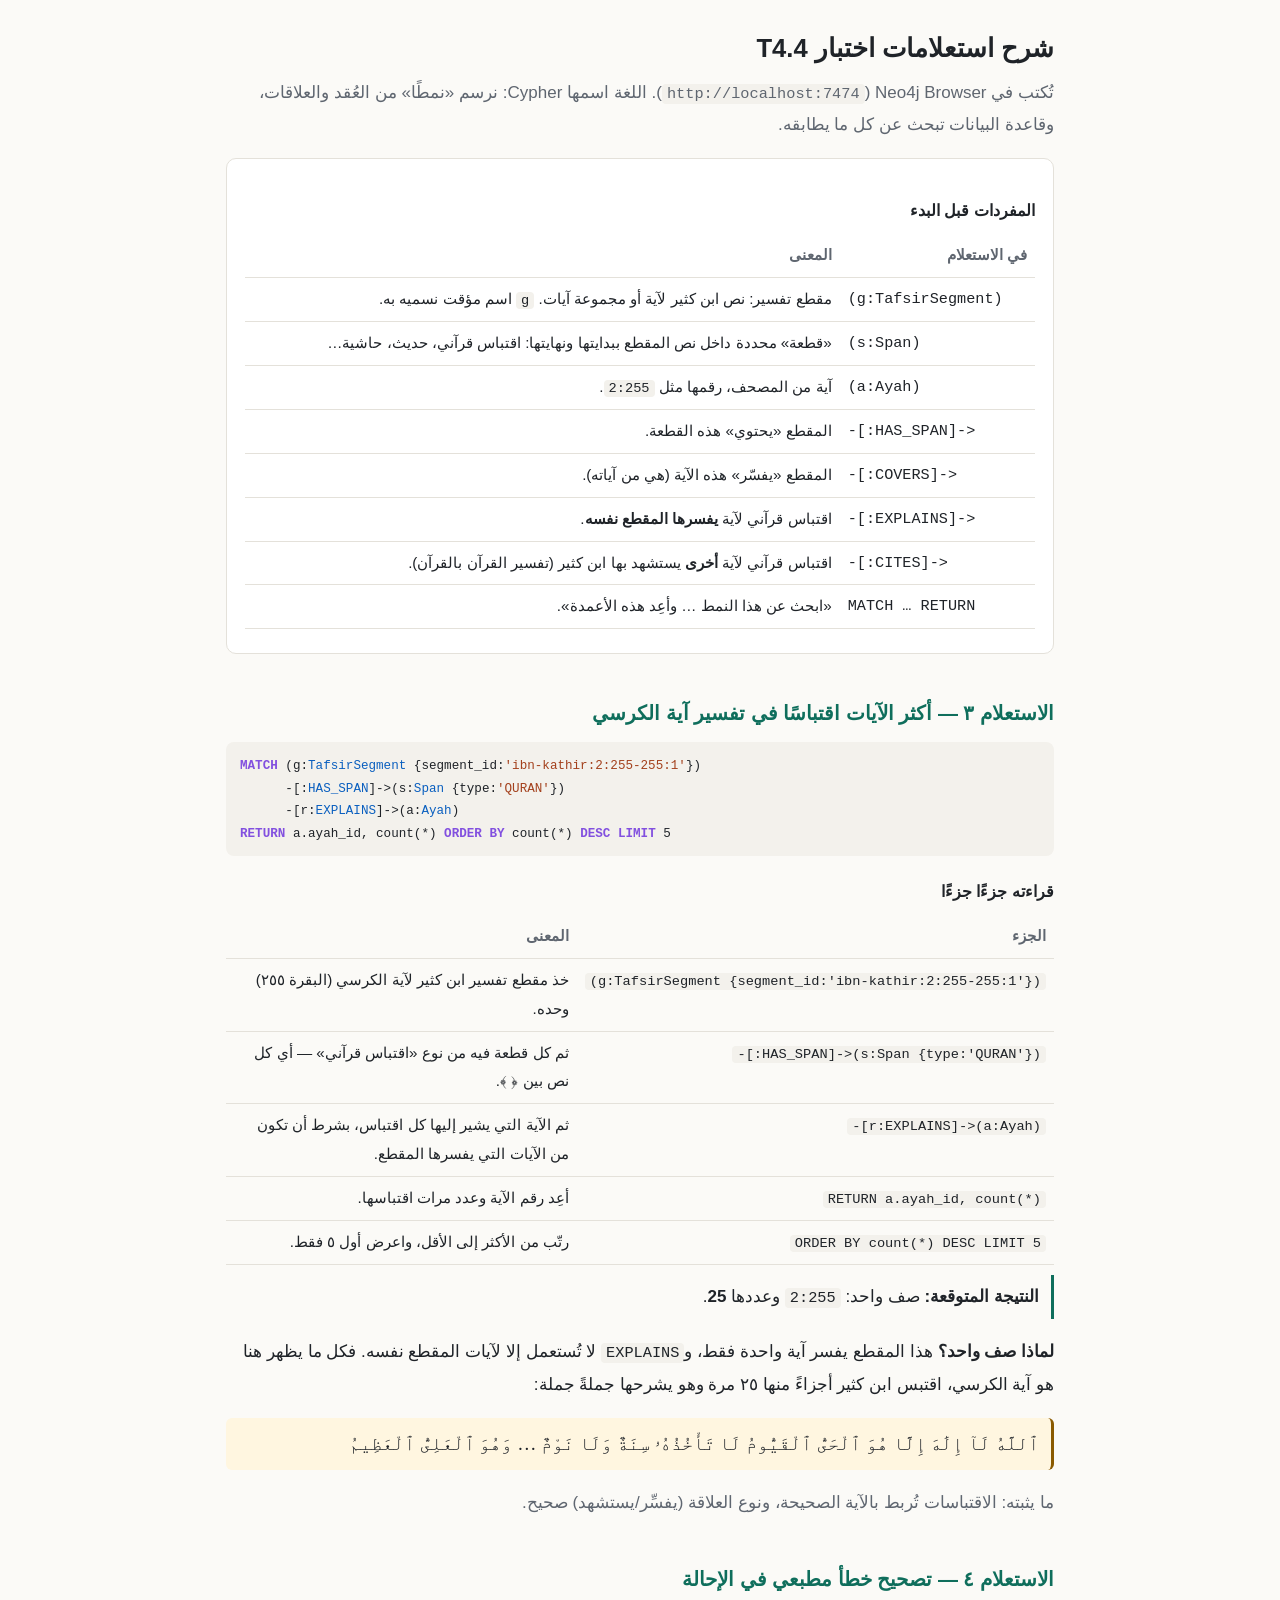
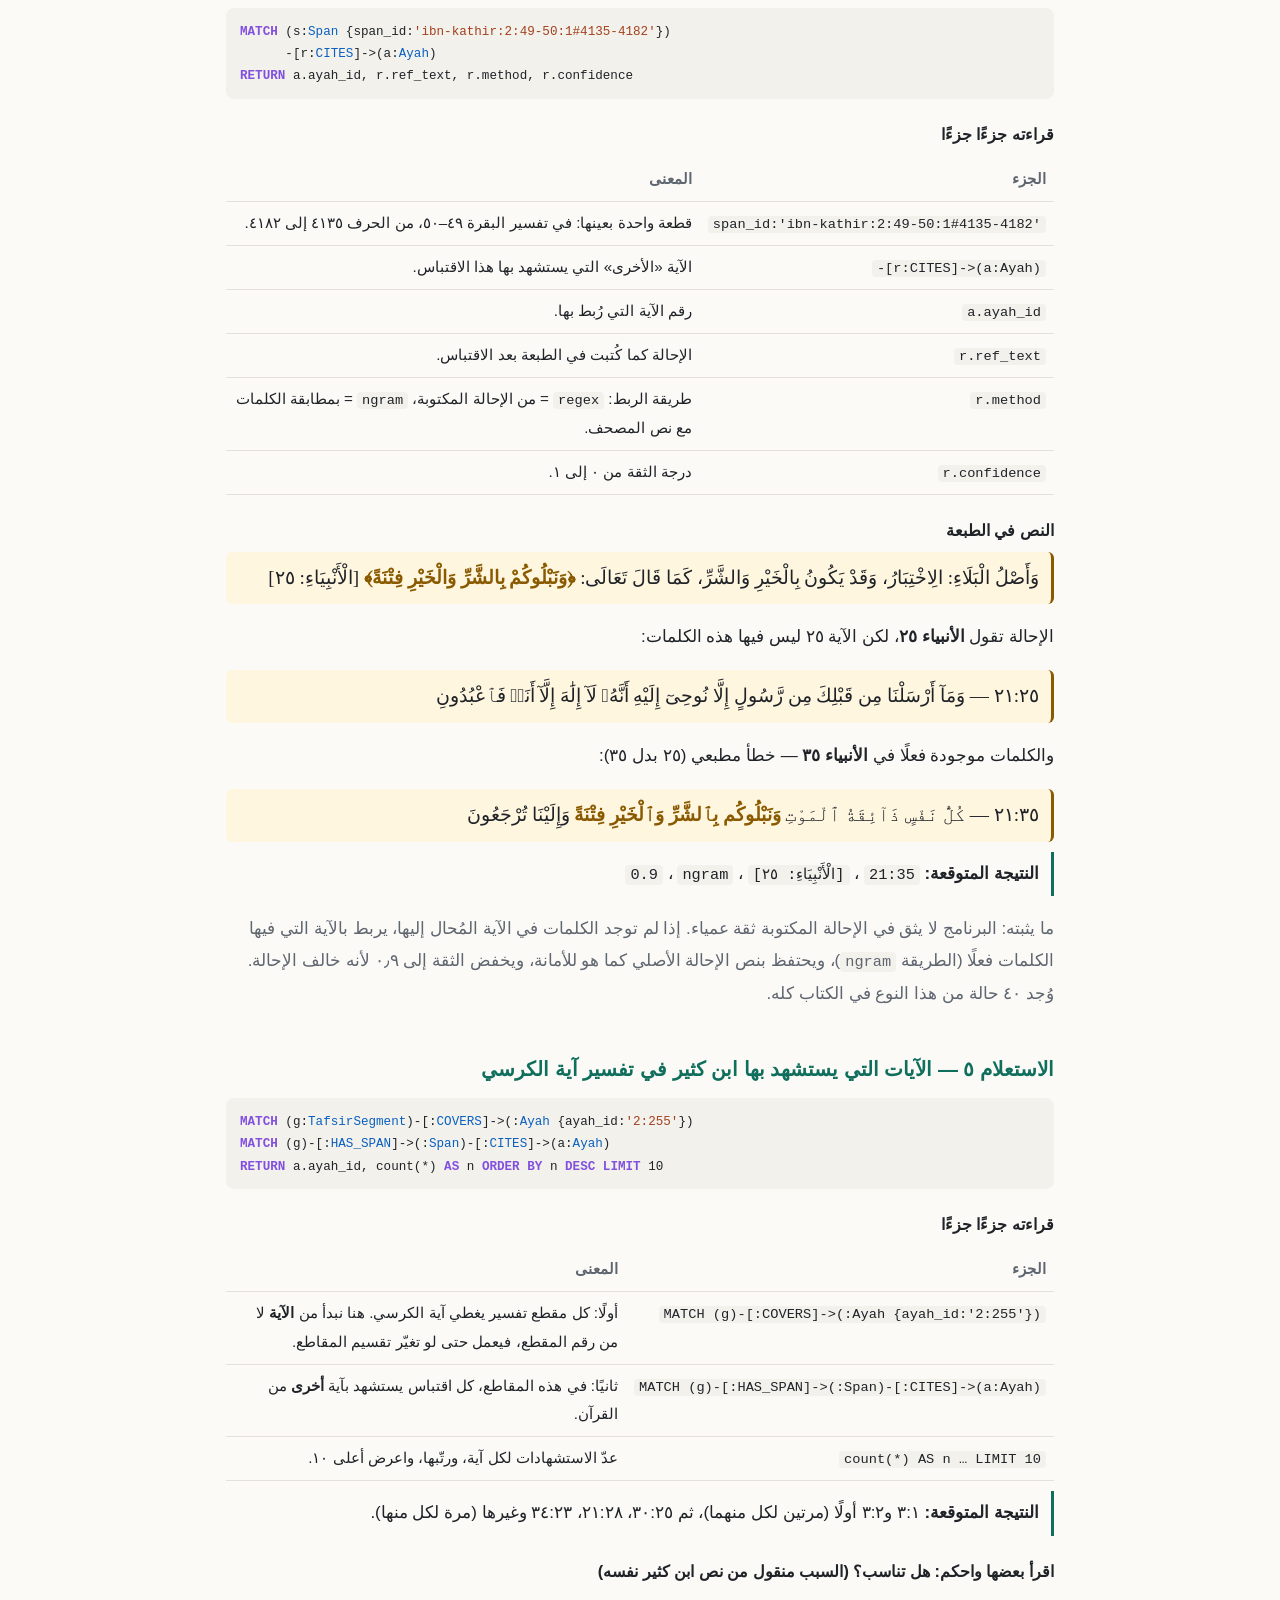
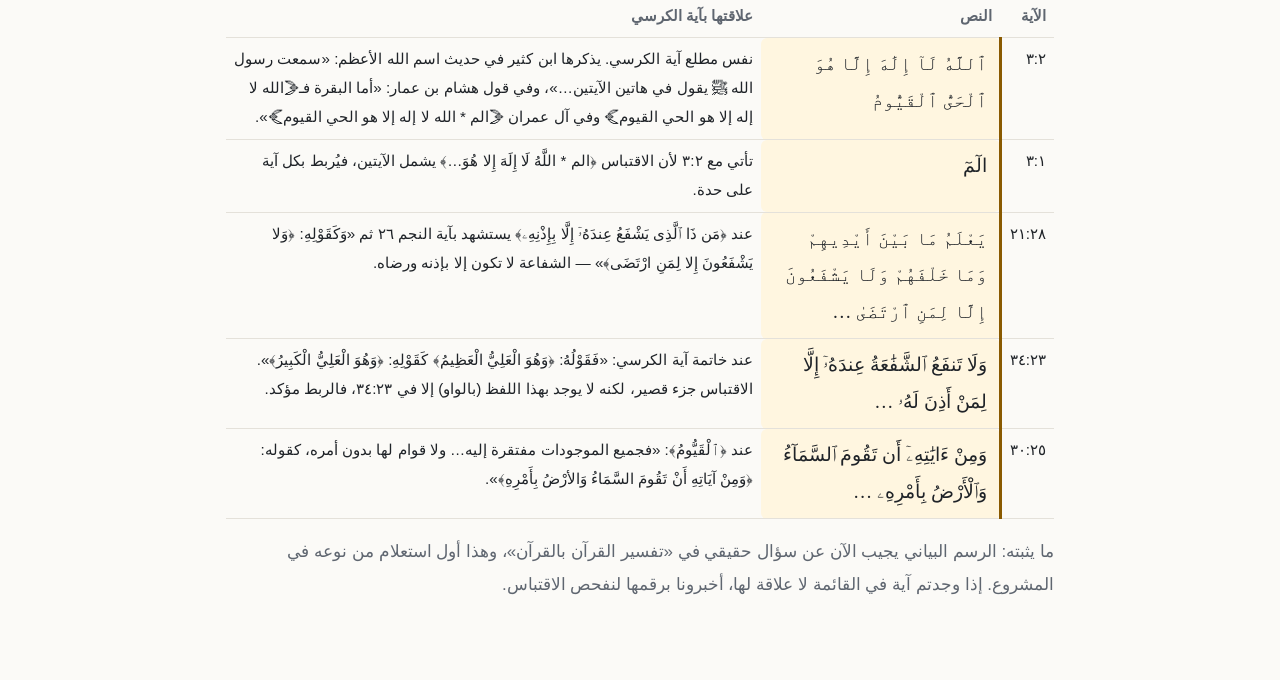
<file: docs/notes/T4.4-queries-ar.html>
<!doctype html>
<html lang="ar" dir="rtl">
<head>
<meta charset="utf-8">
<meta name="viewport" content="width=device-width, initial-scale=1">
<title>شرح استعلامات T4.4</title>
<style>
  :root {
    --bg: #fbfaf7; --fg: #1f2328; --muted: #5f6670; --card: #ffffff; --line: #e4e1da;
    --code-bg: #f3f1ec; --accent: #0f6e5c; --quran: #8a5a00; --quran-bg: #fff6e0;
    --kw: #8250df; --lbl: #0a5fbf; --str: #a3401c;
  }
  @media (prefers-color-scheme: dark) {
    :root { --bg: #15171a; --fg: #e6e6e6; --muted: #a0a6ad; --card: #1d2024; --line: #30343a;
      --code-bg: #24282d; --accent: #4fc3a8; --quran: #f2c26b; --quran-bg: #2b2516;
      --kw: #c39bff; --lbl: #7ab8ff; --str: #ff9d7a; }
  }
  * { box-sizing: border-box; }
  body { margin: 0; background: var(--bg); color: var(--fg);
    font-family: "Segoe UI", Tahoma, "Noto Naskh Arabic", sans-serif; line-height: 1.9; font-size: 17px; }
  main { max-width: 860px; margin: 0 auto; padding: 24px 16px 64px; }
  h1 { font-size: 1.6rem; margin: 0 0 4px; }
  h2 { font-size: 1.25rem; margin: 40px 0 8px; color: var(--accent); }
  h3 { font-size: 1.02rem; margin: 20px 0 6px; }
  p.lead { color: var(--muted); margin-top: 0; }
  .card { background: var(--card); border: 1px solid var(--line); border-radius: 10px; padding: 16px 18px; margin: 14px 0; }
  pre { direction: ltr; text-align: left; background: var(--code-bg); border-radius: 8px; padding: 12px 14px;
    overflow-x: auto; font-family: Consolas, "Cascadia Code", monospace; font-size: 14px; line-height: 1.6; margin: 10px 0; }
  code { font-family: Consolas, "Cascadia Code", monospace; font-size: .9em; direction: ltr; unicode-bidi: isolate;
    background: var(--code-bg); padding: 1px 5px; border-radius: 4px; }
  pre code { background: none; padding: 0; }
  .kw { color: var(--kw); font-weight: 600; } .lbl { color: var(--lbl); } .str { color: var(--str); }
  table { width: 100%; border-collapse: collapse; margin: 8px 0; font-size: .95rem; }
  th, td { border-bottom: 1px solid var(--line); padding: 7px 8px; text-align: right; vertical-align: top; }
  th { color: var(--muted); font-weight: 600; }
  td:first-child { white-space: nowrap; }
  .ayah { font-family: "Amiri", "Traditional Arabic", "Noto Naskh Arabic", serif; font-size: 1.2rem;
    background: var(--quran-bg); color: var(--fg); border-right: 3px solid var(--quran); padding: 8px 12px; border-radius: 6px; margin: 6px 0; }
  .ayah b { color: var(--quran); }
  .expect { border-right: 3px solid var(--accent); padding: 6px 12px; margin: 10px 0; }
  .muted { color: var(--muted); }
  .glossary td:first-child { font-family: Consolas, monospace; direction: ltr; text-align: left; }
</style>
</head>
<body>
<main>
<h1>شرح استعلامات اختبار T4.4</h1>
<p class="lead">تُكتب في Neo4j Browser (<code>http://localhost:7474</code>). اللغة اسمها Cypher: نرسم «نمطًا» من العُقد والعلاقات، وقاعدة البيانات تبحث عن كل ما يطابقه.</p>

<div class="card">
<h3>المفردات قبل البدء</h3>
<table class="glossary">
<tr><th>في الاستعلام</th><th>المعنى</th></tr>
<tr><td>(g:TafsirSegment)</td><td>مقطع تفسير: نص ابن كثير لآية أو مجموعة آيات. <code>g</code> اسم مؤقت نسميه به.</td></tr>
<tr><td>(s:Span)</td><td>«قطعة» محددة داخل نص المقطع ببدايتها ونهايتها: اقتباس قرآني، حديث، حاشية…</td></tr>
<tr><td>(a:Ayah)</td><td>آية من المصحف، رقمها مثل <code>2:255</code>.</td></tr>
<tr><td>-[:HAS_SPAN]-&gt;</td><td>المقطع «يحتوي» هذه القطعة.</td></tr>
<tr><td>-[:COVERS]-&gt;</td><td>المقطع «يفسّر» هذه الآية (هي من آياته).</td></tr>
<tr><td>-[:EXPLAINS]-&gt;</td><td>اقتباس قرآني لآية <b>يفسرها المقطع نفسه</b>.</td></tr>
<tr><td>-[:CITES]-&gt;</td><td>اقتباس قرآني لآية <b>أخرى</b> يستشهد بها ابن كثير (تفسير القرآن بالقرآن).</td></tr>
<tr><td>MATCH … RETURN</td><td>«ابحث عن هذا النمط … وأعِد هذه الأعمدة».</td></tr>
</table>
</div>

<!-- ============ Query 3 ============ -->
<h2>الاستعلام ٣ — أكثر الآيات اقتباسًا في تفسير آية الكرسي</h2>
<pre><code><span class="kw">MATCH</span> (g:<span class="lbl">TafsirSegment</span> {segment_id:<span class="str">'ibn-kathir:2:255-255:1'</span>})
      -[:<span class="lbl">HAS_SPAN</span>]-&gt;(s:<span class="lbl">Span</span> {type:<span class="str">'QURAN'</span>})
      -[r:<span class="lbl">EXPLAINS</span>]-&gt;(a:<span class="lbl">Ayah</span>)
<span class="kw">RETURN</span> a.ayah_id, count(*) <span class="kw">ORDER BY</span> count(*) <span class="kw">DESC LIMIT</span> 5</code></pre>

<h3>قراءته جزءًا جزءًا</h3>
<table>
<tr><th>الجزء</th><th>المعنى</th></tr>
<tr><td><code>(g:TafsirSegment {segment_id:'ibn-kathir:2:255-255:1'})</code></td><td>خذ مقطع تفسير ابن كثير لآية الكرسي (البقرة ٢٥٥) وحده.</td></tr>
<tr><td><code>-[:HAS_SPAN]-&gt;(s:Span {type:'QURAN'})</code></td><td>ثم كل قطعة فيه من نوع «اقتباس قرآني» — أي كل نص بين ﴿ ﴾.</td></tr>
<tr><td><code>-[r:EXPLAINS]-&gt;(a:Ayah)</code></td><td>ثم الآية التي يشير إليها كل اقتباس، بشرط أن تكون من الآيات التي يفسرها المقطع.</td></tr>
<tr><td><code>RETURN a.ayah_id, count(*)</code></td><td>أعِد رقم الآية وعدد مرات اقتباسها.</td></tr>
<tr><td><code>ORDER BY count(*) DESC LIMIT 5</code></td><td>رتّب من الأكثر إلى الأقل، واعرض أول ٥ فقط.</td></tr>
</table>

<div class="expect"><b>النتيجة المتوقعة:</b> صف واحد: <code>2:255</code> وعددها <b>25</b>.</div>
<p><b>لماذا صف واحد؟</b> هذا المقطع يفسر آية واحدة فقط، و<code>EXPLAINS</code> لا تُستعمل إلا لآيات المقطع نفسه. فكل ما يظهر هنا هو آية الكرسي، اقتبس ابن كثير أجزاءً منها ٢٥ مرة وهو يشرحها جملةً جملة:</p>
<div class="ayah">ٱللَّهُ لَآ إِلَٰهَ إِلَّا هُوَ ٱلْحَىُّ ٱلْقَيُّومُ لَا تَأْخُذُهُۥ سِنَةٌ وَلَا نَوْمٌ … وَهُوَ ٱلْعَلِىُّ ٱلْعَظِيمُ</div>
<p class="muted">ما يثبته: الاقتباسات تُربط بالآية الصحيحة، ونوع العلاقة (يفسِّر/يستشهد) صحيح.</p>

<!-- ============ Query 4 ============ -->
<h2>الاستعلام ٤ — تصحيح خطأ مطبعي في الإحالة</h2>
<pre><code><span class="kw">MATCH</span> (s:<span class="lbl">Span</span> {span_id:<span class="str">'ibn-kathir:2:49-50:1#4135-4182'</span>})
      -[r:<span class="lbl">CITES</span>]-&gt;(a:<span class="lbl">Ayah</span>)
<span class="kw">RETURN</span> a.ayah_id, r.ref_text, r.method, r.confidence</code></pre>

<h3>قراءته جزءًا جزءًا</h3>
<table>
<tr><th>الجزء</th><th>المعنى</th></tr>
<tr><td><code>span_id:'ibn-kathir:2:49-50:1#4135-4182'</code></td><td>قطعة واحدة بعينها: في تفسير البقرة ٤٩–٥٠، من الحرف ٤١٣٥ إلى ٤١٨٢.</td></tr>
<tr><td><code>-[r:CITES]-&gt;(a:Ayah)</code></td><td>الآية «الأخرى» التي يستشهد بها هذا الاقتباس.</td></tr>
<tr><td><code>a.ayah_id</code></td><td>رقم الآية التي رُبط بها.</td></tr>
<tr><td><code>r.ref_text</code></td><td>الإحالة كما كُتبت في الطبعة بعد الاقتباس.</td></tr>
<tr><td><code>r.method</code></td><td>طريقة الربط: <code>regex</code> = من الإحالة المكتوبة، <code>ngram</code> = بمطابقة الكلمات مع نص المصحف.</td></tr>
<tr><td><code>r.confidence</code></td><td>درجة الثقة من ٠ إلى ١.</td></tr>
</table>

<h3>النص في الطبعة</h3>
<div class="ayah">وَأَصْلُ الْبَلَاءِ: الِاخْتِبَارُ، وَقَدْ يَكُونُ بِالْخَيْرِ وَالشَّرِّ، كَمَا قَالَ تَعَالَى: <b>﴿وَنَبْلُوكُمْ بِالشَّرِّ وَالْخَيْرِ فِتْنَةً﴾</b> [الْأَنْبِيَاءِ: ٢٥]</div>
<p>الإحالة تقول <b>الأنبياء ٢٥</b>، لكن الآية ٢٥ ليس فيها هذه الكلمات:</p>
<div class="ayah">٢١:٢٥ — وَمَآ أَرْسَلْنَا مِن قَبْلِكَ مِن رَّسُولٍ إِلَّا نُوحِىٓ إِلَيْهِ أَنَّهُۥ لَآ إِلَٰهَ إِلَّآ أَنَا۠ فَٱعْبُدُونِ</div>
<p>والكلمات موجودة فعلًا في <b>الأنبياء ٣٥</b> — خطأ مطبعي (٢٥ بدل ٣٥):</p>
<div class="ayah">٢١:٣٥ — كُلُّ نَفْسٍ ذَآئِقَةُ ٱلْمَوْتِ <b>وَنَبْلُوكُم بِٱلشَّرِّ وَٱلْخَيْرِ فِتْنَةً</b> وَإِلَيْنَا تُرْجَعُونَ</div>

<div class="expect"><b>النتيجة المتوقعة:</b> <code>21:35</code> ، <code>[الْأَنْبِيَاءِ: ٢٥]</code> ، <code>ngram</code> ، <code>0.9</code></div>
<p class="muted">ما يثبته: البرنامج لا يثق في الإحالة المكتوبة ثقة عمياء. إذا لم توجد الكلمات في الآية المُحال إليها، يربط بالآية التي فيها الكلمات فعلًا (الطريقة <code>ngram</code>)، ويحتفظ بنص الإحالة الأصلي كما هو للأمانة، ويخفض الثقة إلى ٠٫٩ لأنه خالف الإحالة. وُجد ٤٠ حالة من هذا النوع في الكتاب كله.</p>

<!-- ============ Query 5 ============ -->
<h2>الاستعلام ٥ — الآيات التي يستشهد بها ابن كثير في تفسير آية الكرسي</h2>
<pre><code><span class="kw">MATCH</span> (g:<span class="lbl">TafsirSegment</span>)-[:<span class="lbl">COVERS</span>]-&gt;(:<span class="lbl">Ayah</span> {ayah_id:<span class="str">'2:255'</span>})
<span class="kw">MATCH</span> (g)-[:<span class="lbl">HAS_SPAN</span>]-&gt;(:<span class="lbl">Span</span>)-[:<span class="lbl">CITES</span>]-&gt;(a:<span class="lbl">Ayah</span>)
<span class="kw">RETURN</span> a.ayah_id, count(*) <span class="kw">AS</span> n <span class="kw">ORDER BY</span> n <span class="kw">DESC LIMIT</span> 10</code></pre>

<h3>قراءته جزءًا جزءًا</h3>
<table>
<tr><th>الجزء</th><th>المعنى</th></tr>
<tr><td><code>MATCH (g)-[:COVERS]-&gt;(:Ayah {ayah_id:'2:255'})</code></td><td>أولًا: كل مقطع تفسير يغطي آية الكرسي. هنا نبدأ من <b>الآية</b> لا من رقم المقطع، فيعمل حتى لو تغيّر تقسيم المقاطع.</td></tr>
<tr><td><code>MATCH (g)-[:HAS_SPAN]-&gt;(:Span)-[:CITES]-&gt;(a:Ayah)</code></td><td>ثانيًا: في هذه المقاطع، كل اقتباس يستشهد بآية <b>أخرى</b> من القرآن.</td></tr>
<tr><td><code>count(*) AS n … LIMIT 10</code></td><td>عدّ الاستشهادات لكل آية، ورتّبها، واعرض أعلى ١٠.</td></tr>
</table>

<div class="expect"><b>النتيجة المتوقعة:</b> ٣:١ و٣:٢ أولًا (مرتين لكل منهما)، ثم ٣٠:٢٥، ٢١:٢٨، ٣٤:٢٣ وغيرها (مرة لكل منها).</div>

<h3>اقرأ بعضها واحكم: هل تناسب؟ (السبب منقول من نص ابن كثير نفسه)</h3>
<table>
<tr><th>الآية</th><th>النص</th><th>علاقتها بآية الكرسي</th></tr>
<tr><td>٣:٢</td><td class="ayah">ٱللَّهُ لَآ إِلَٰهَ إِلَّا هُوَ ٱلْحَىُّ ٱلْقَيُّومُ</td><td>نفس مطلع آية الكرسي. يذكرها ابن كثير في حديث اسم الله الأعظم: «سمعت رسول الله ﷺ يقول في هاتين الآيتين…»، وفي قول هشام بن عمار: «أما البقرة فـ﴿الله لا إله إلا هو الحي القيوم﴾ وفي آل عمران ﴿الم * الله لا إله إلا هو الحي القيوم﴾».</td></tr>
<tr><td>٣:١</td><td class="ayah">الٓمٓ</td><td>تأتي مع ٣:٢ لأن الاقتباس ﴿الم * اللَّهُ لَا إِلَهَ إِلا هُوَ…﴾ يشمل الآيتين، فيُربط بكل آية على حدة.</td></tr>
<tr><td>٢١:٢٨</td><td class="ayah">يَعْلَمُ مَا بَيْنَ أَيْدِيهِمْ وَمَا خَلْفَهُمْ وَلَا يَشْفَعُونَ إِلَّا لِمَنِ ٱرْتَضَىٰ …</td><td>عند ﴿مَن ذَا ٱلَّذِى يَشْفَعُ عِندَهُۥٓ إِلَّا بِإِذْنِهِۦ﴾ يستشهد بآية النجم ٢٦ ثم «وَكَقَوْلِهِ: ﴿وَلا يَشْفَعُونَ إِلا لِمَنِ ارْتَضَى﴾» — الشفاعة لا تكون إلا بإذنه ورضاه.</td></tr>
<tr><td>٣٤:٢٣</td><td class="ayah">وَلَا تَنفَعُ ٱلشَّفَٰعَةُ عِندَهُۥٓ إِلَّا لِمَنْ أَذِنَ لَهُۥ …</td><td>عند خاتمة آية الكرسي: «فَقَوْلُهُ: ﴿وَهُوَ الْعَلِيُّ الْعَظِيمُ﴾ كَقَوْلِهِ: ﴿وَهُوَ الْعَلِيُّ الْكَبِيرُ﴾». الاقتباس جزء قصير، لكنه لا يوجد بهذا اللفظ (بالواو) إلا في ٣٤:٢٣، فالربط مؤكد.</td></tr>
<tr><td>٣٠:٢٥</td><td class="ayah">وَمِنْ ءَايَٰتِهِۦٓ أَن تَقُومَ ٱلسَّمَآءُ وَٱلْأَرْضُ بِأَمْرِهِۦ …</td><td>عند ﴿ٱلْقَيُّومُ﴾: «فجميع الموجودات مفتقرة إليه… ولا قوام لها بدون أمره، كقوله: ﴿وَمِنْ آيَاتِهِ أَنْ تَقُومَ السَّمَاءُ وَالأرْضُ بِأَمْرِهِ﴾».</td></tr>
</table>
<p class="muted">ما يثبته: الرسم البياني يجيب الآن عن سؤال حقيقي في «تفسير القرآن بالقرآن»، وهذا أول استعلام من نوعه في المشروع. إذا وجدتم آية في القائمة لا علاقة لها، أخبرونا برقمها لنفحص الاقتباس.</p>
</main>
</body>
</html>
</file>
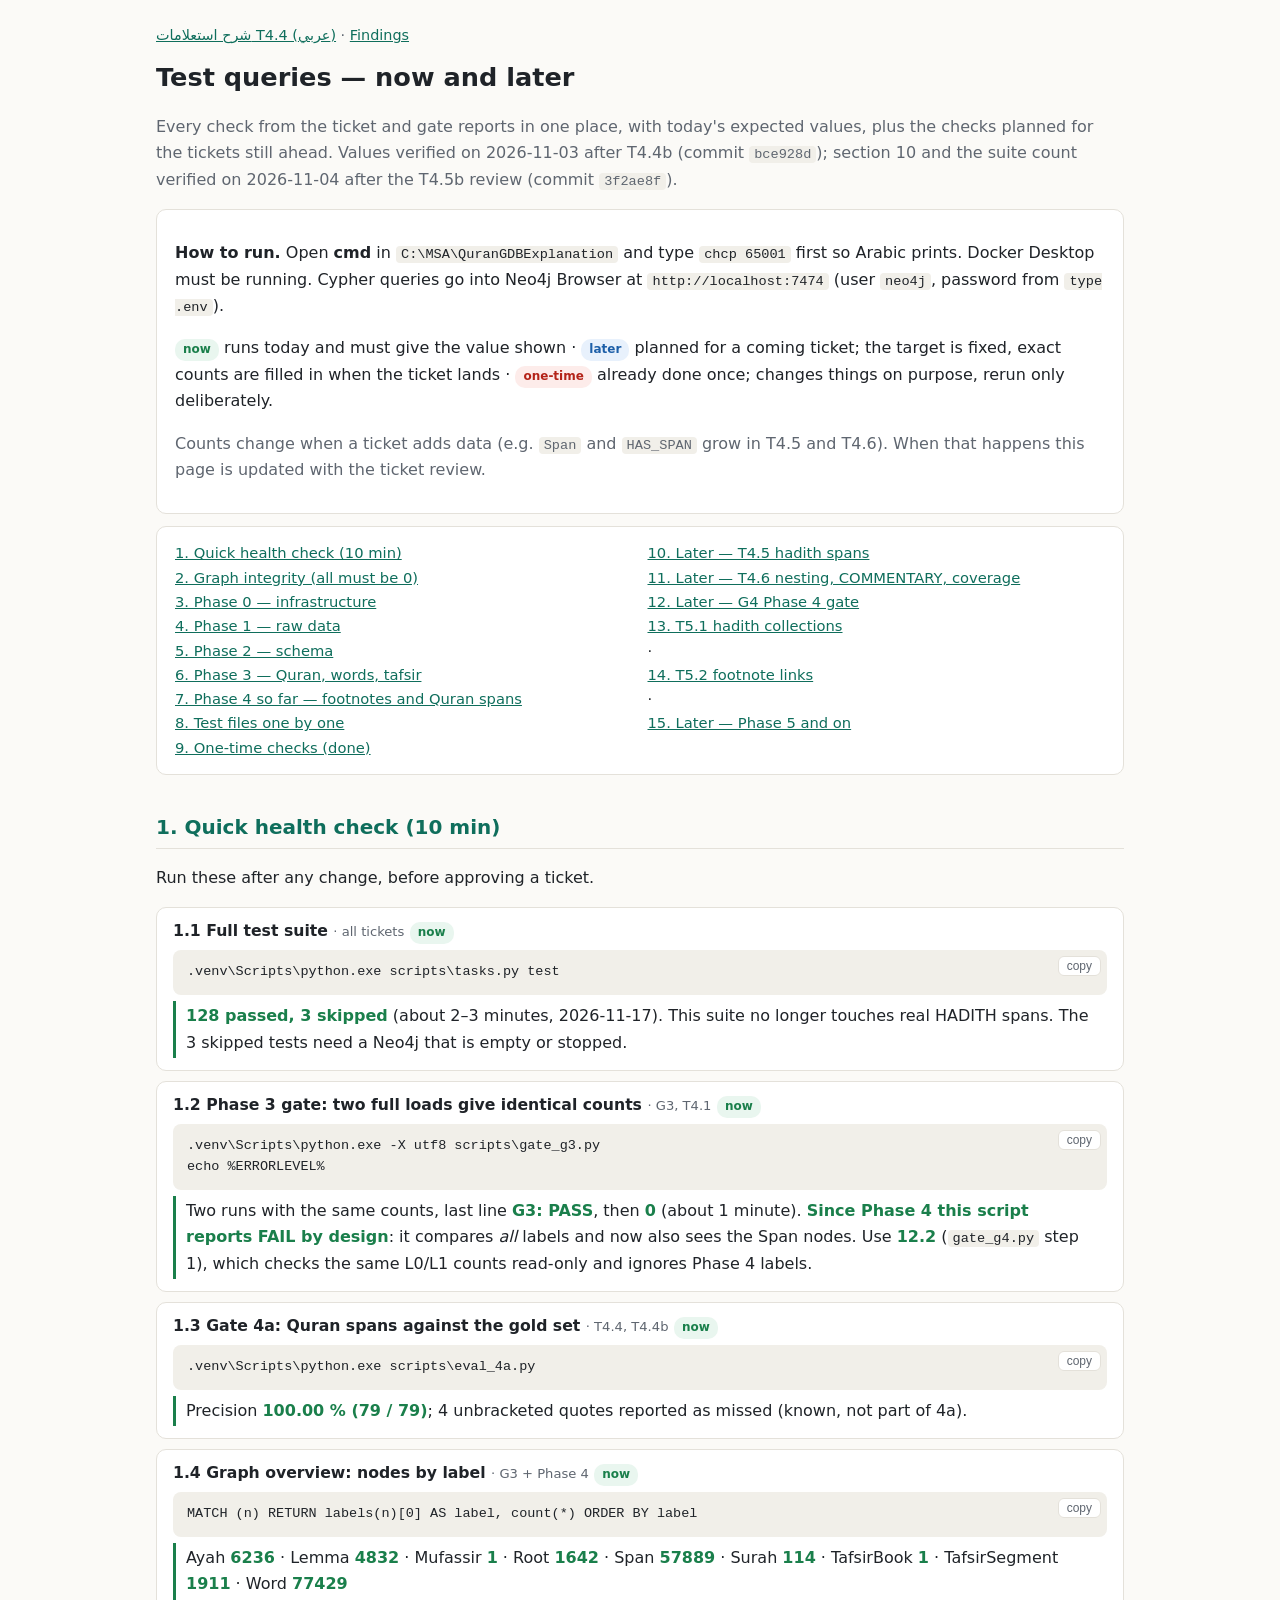
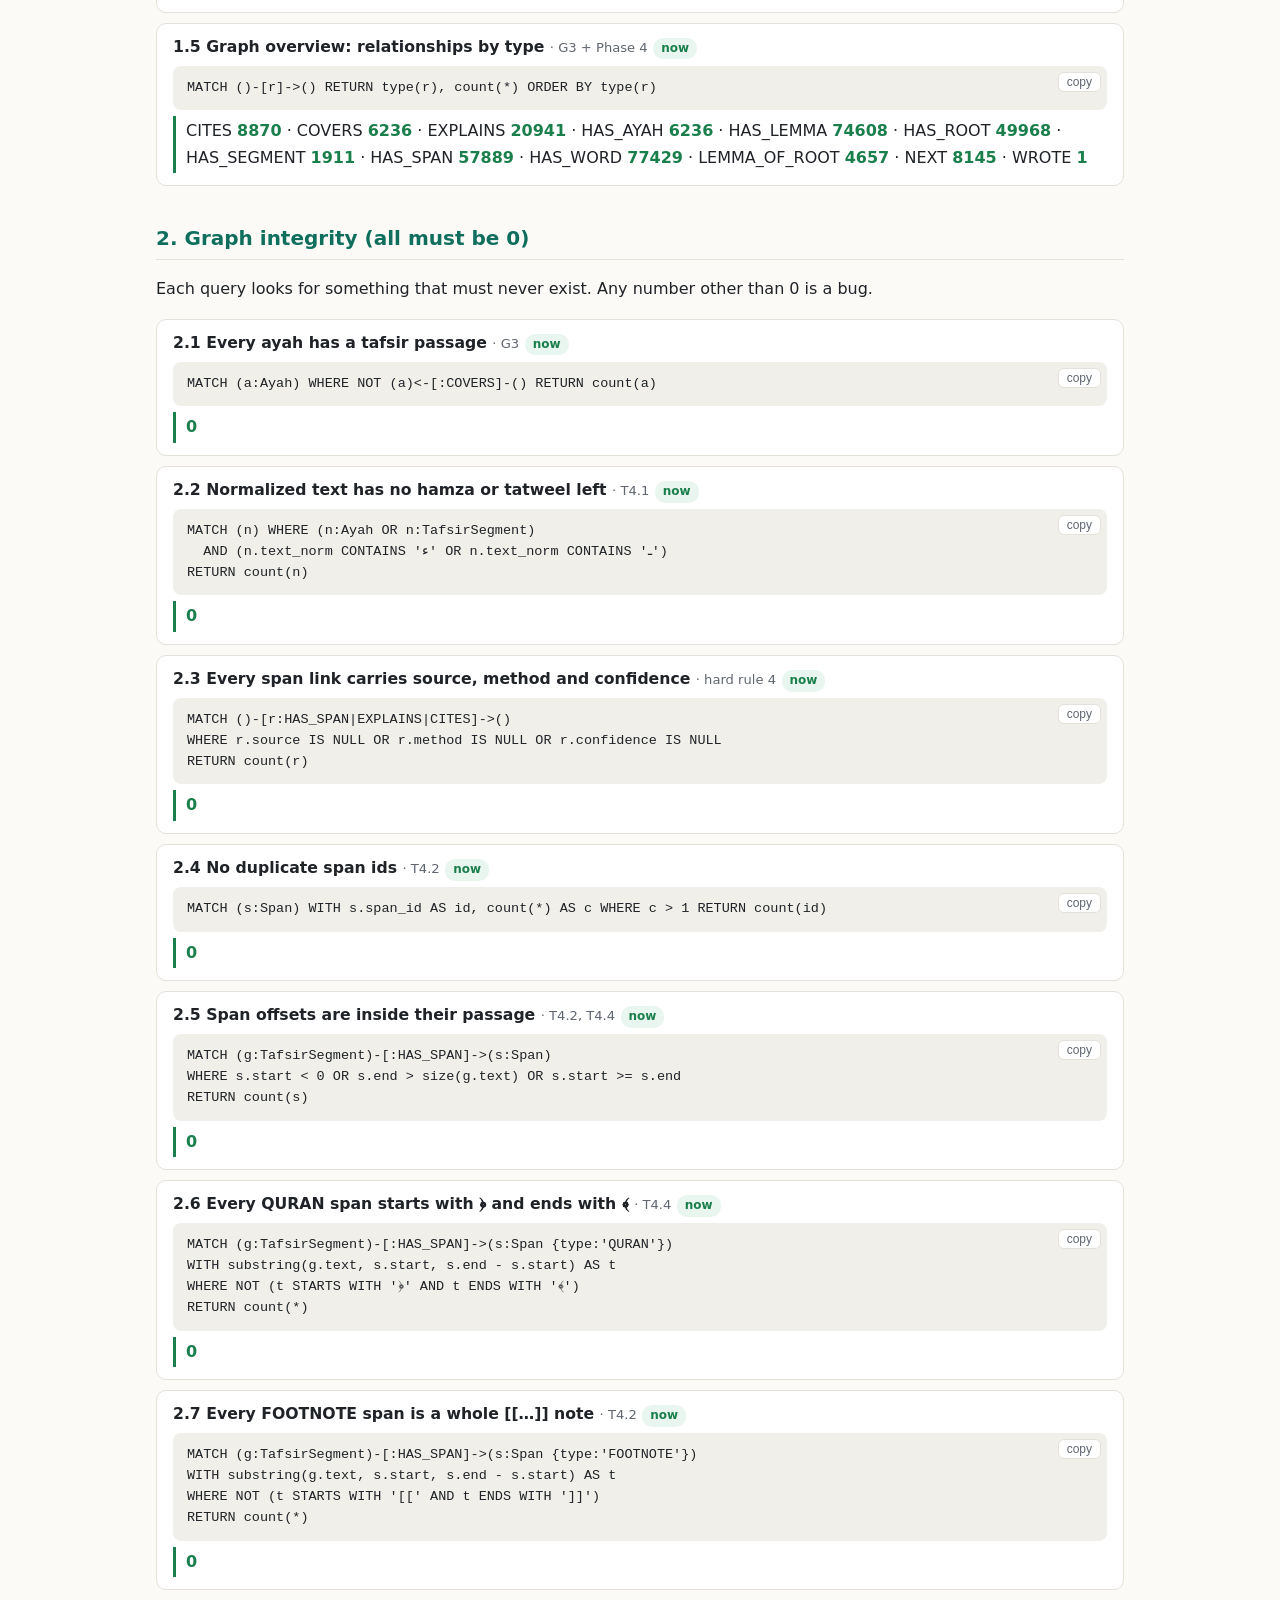
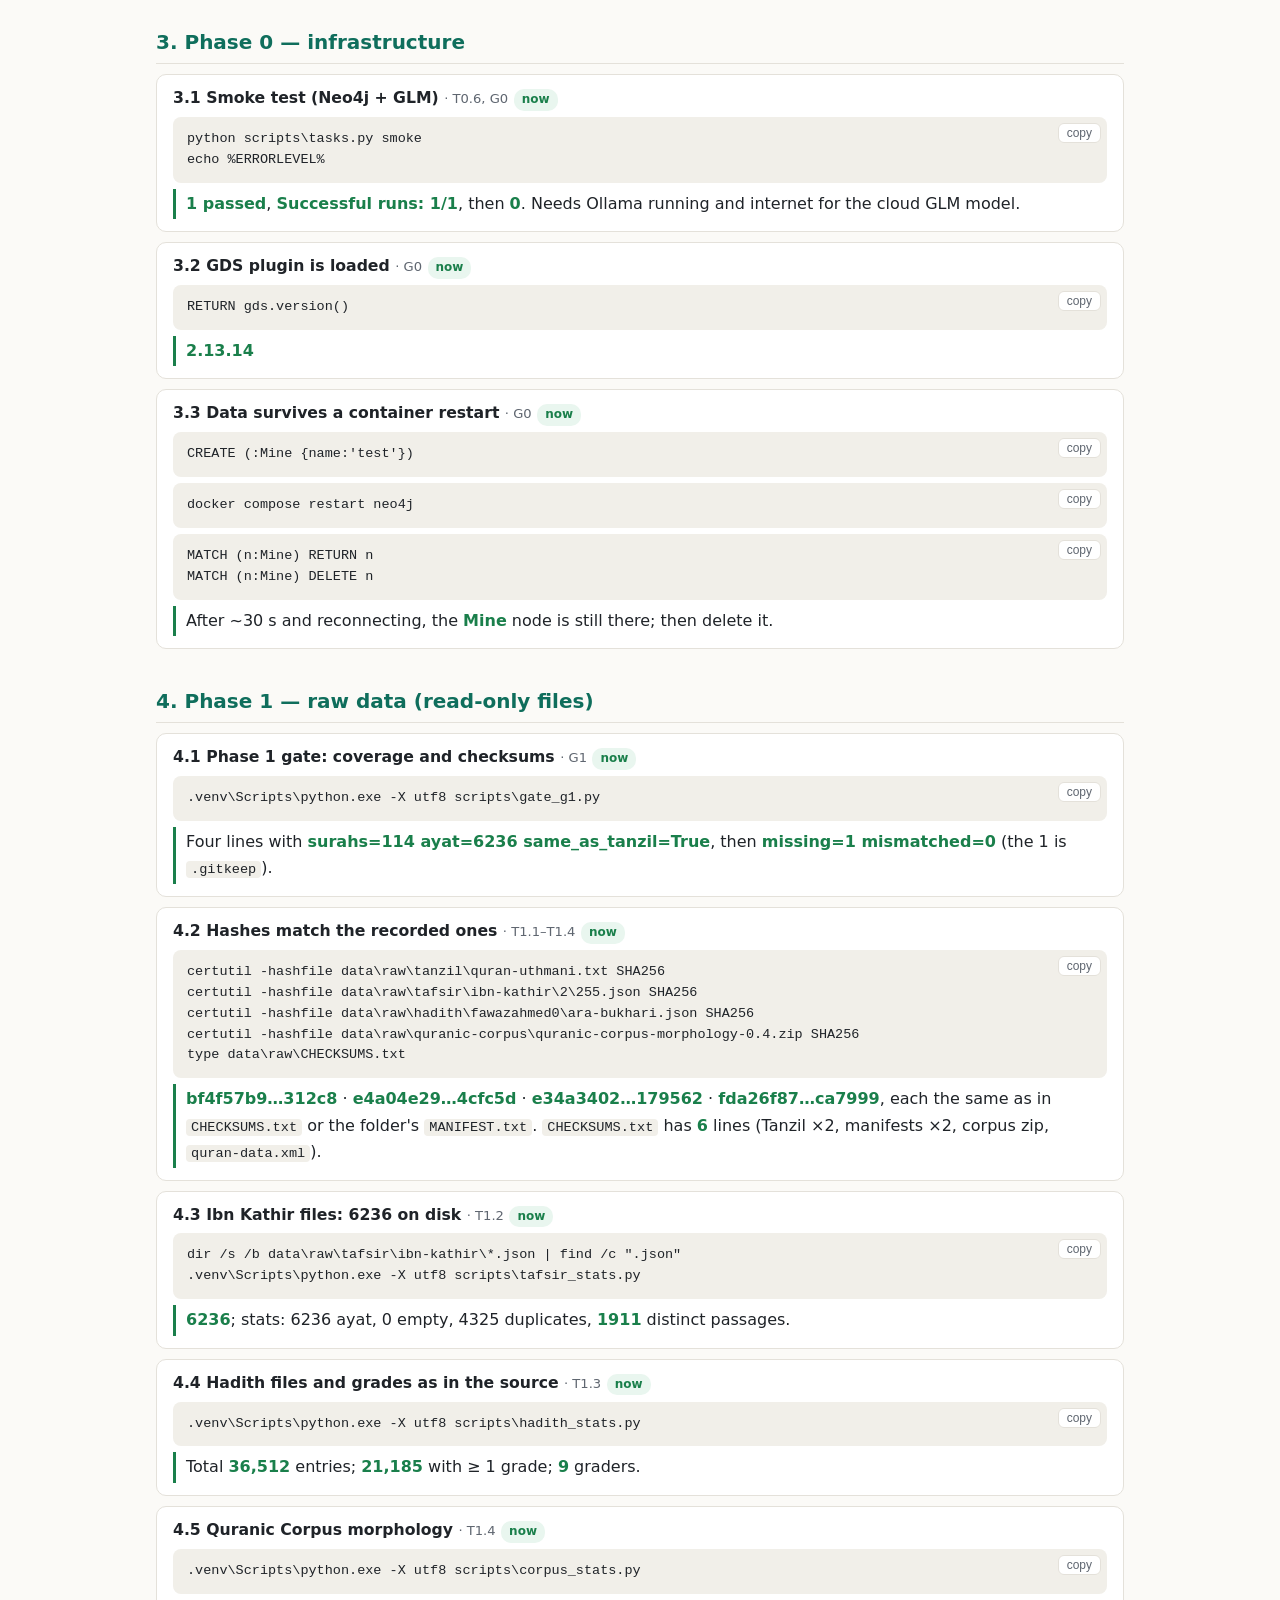
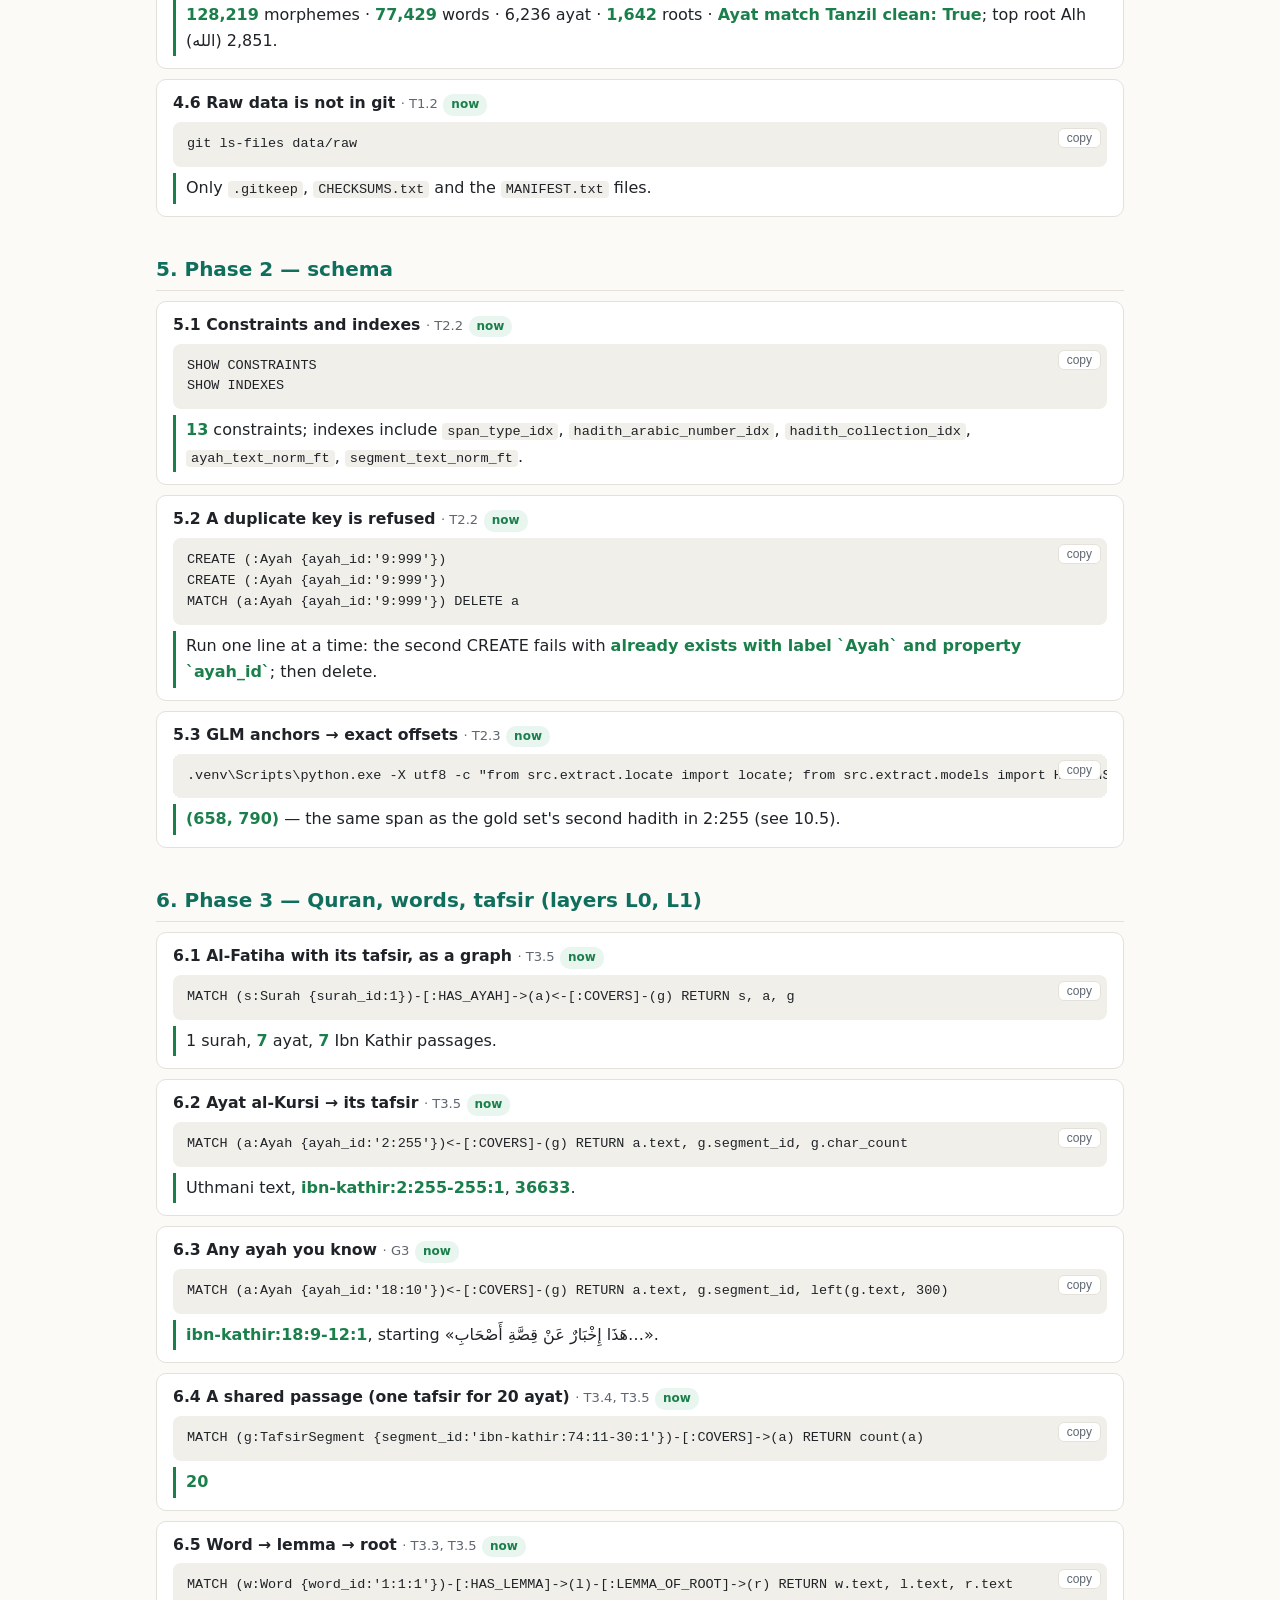
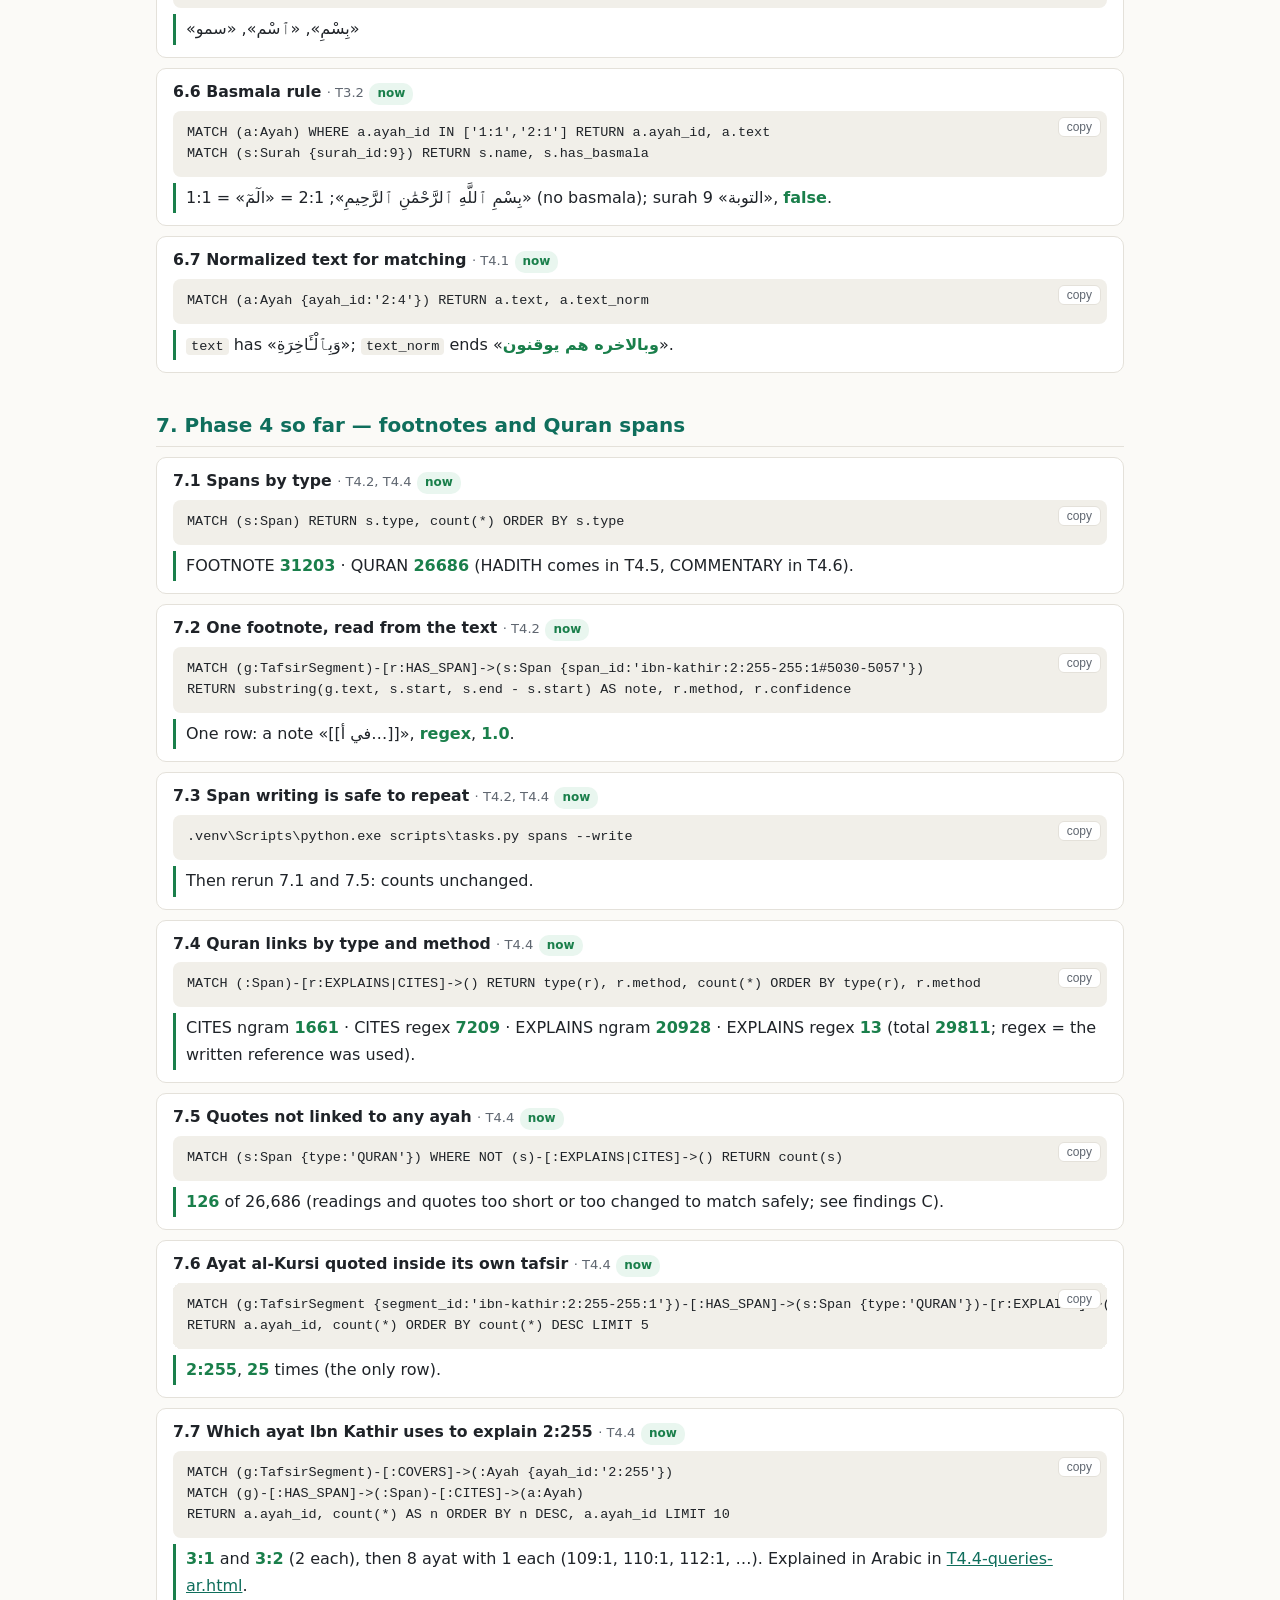
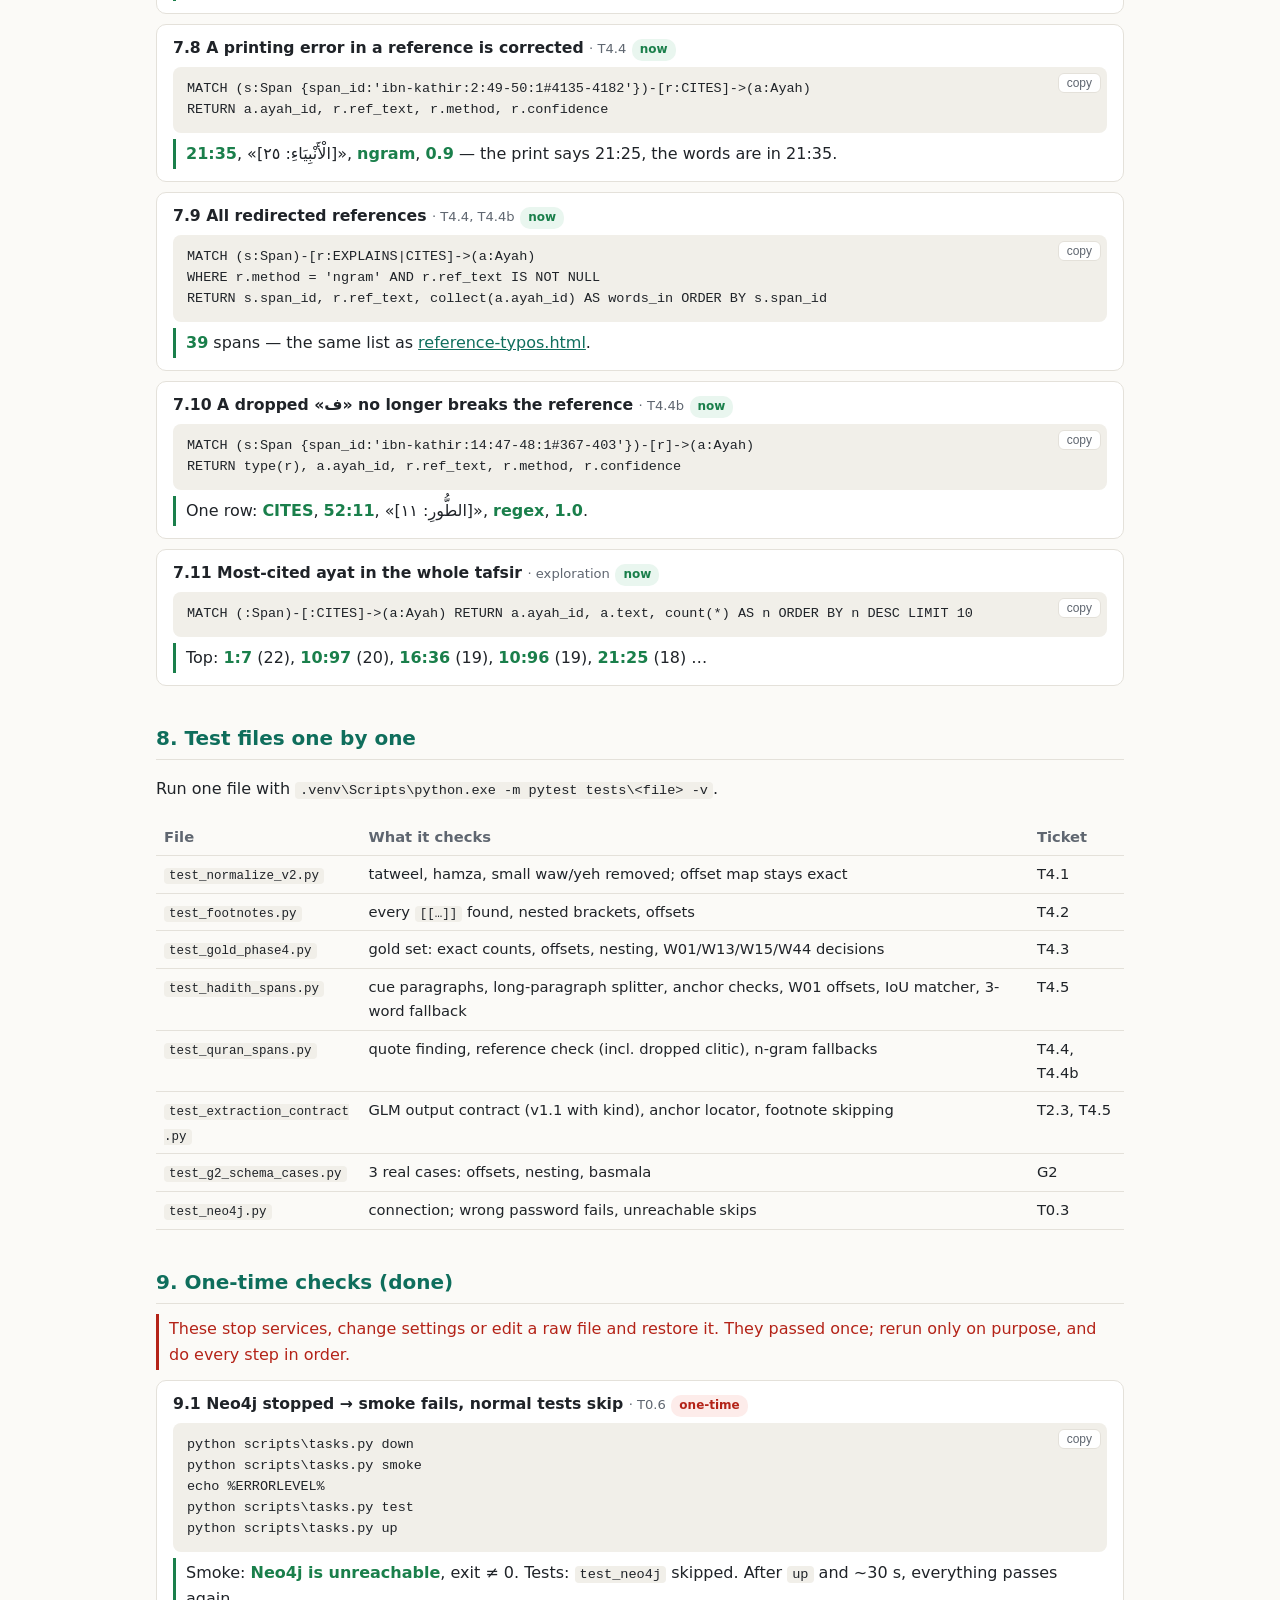
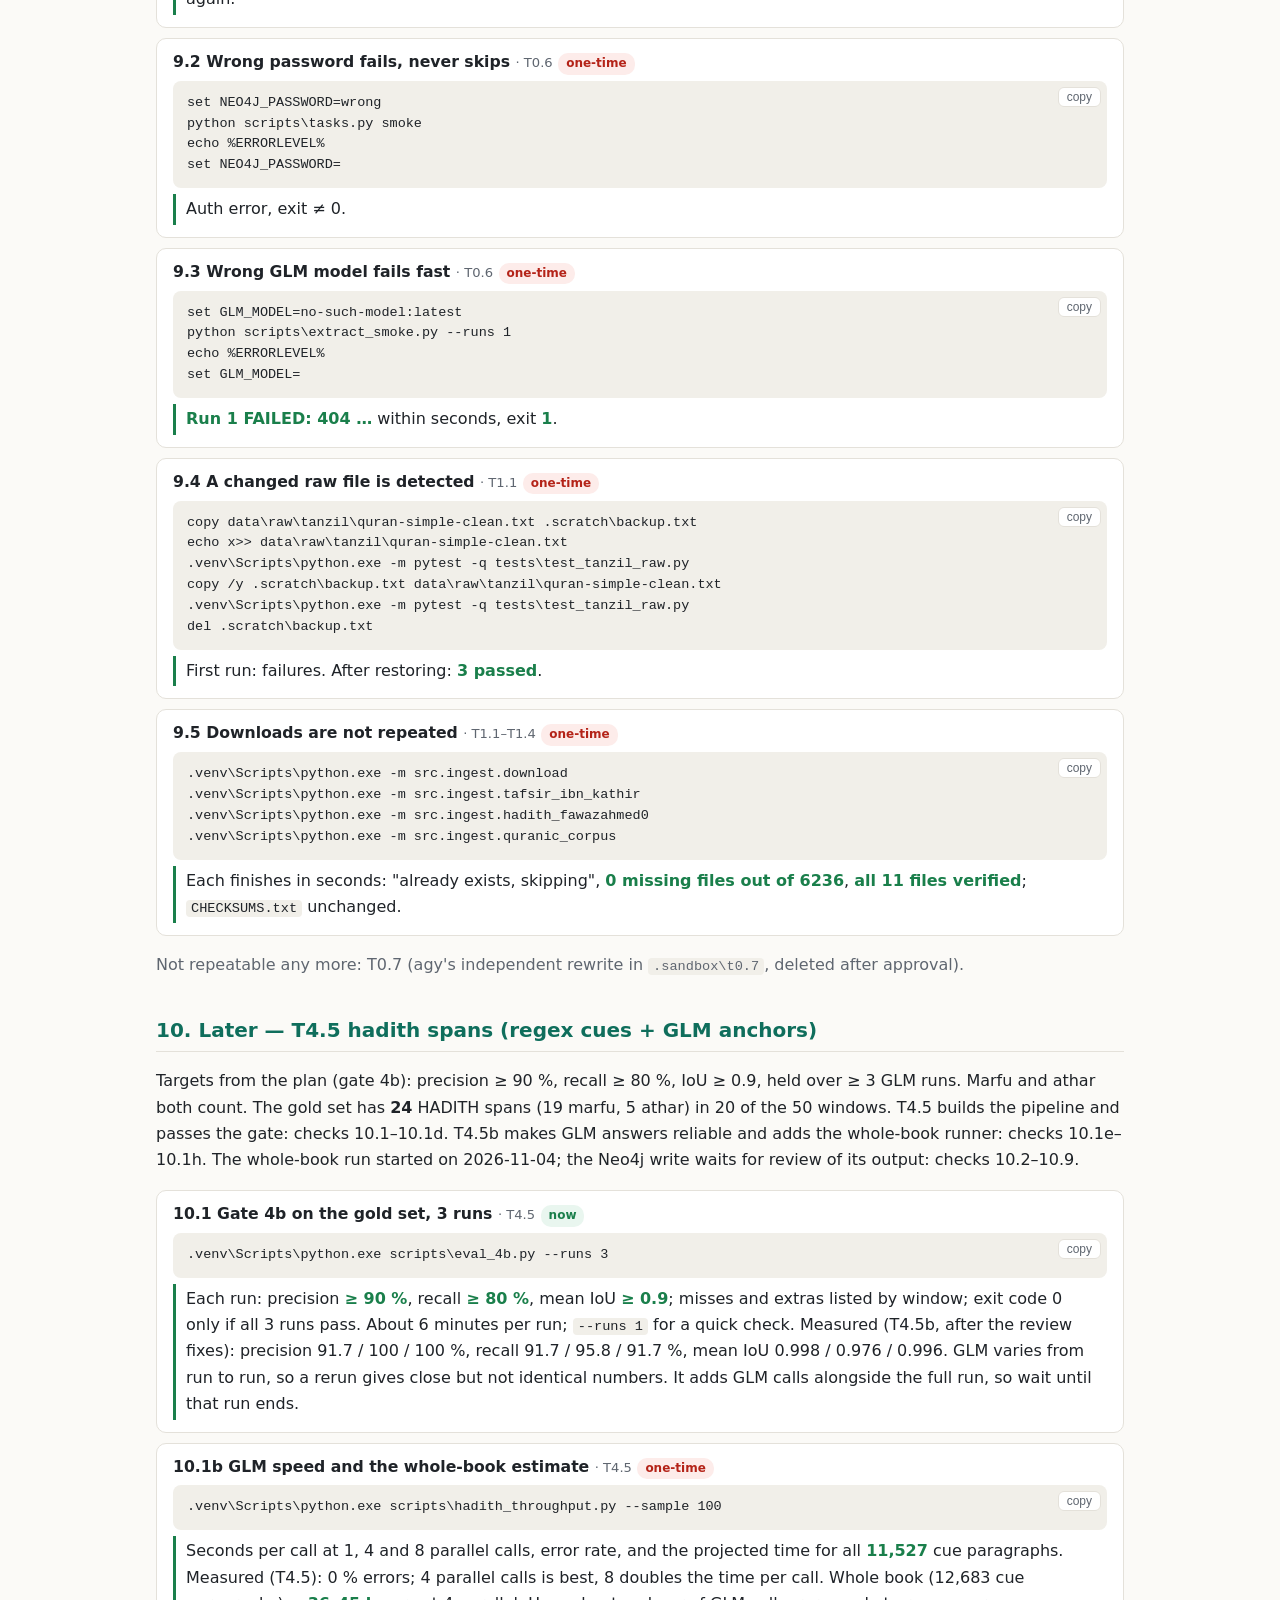
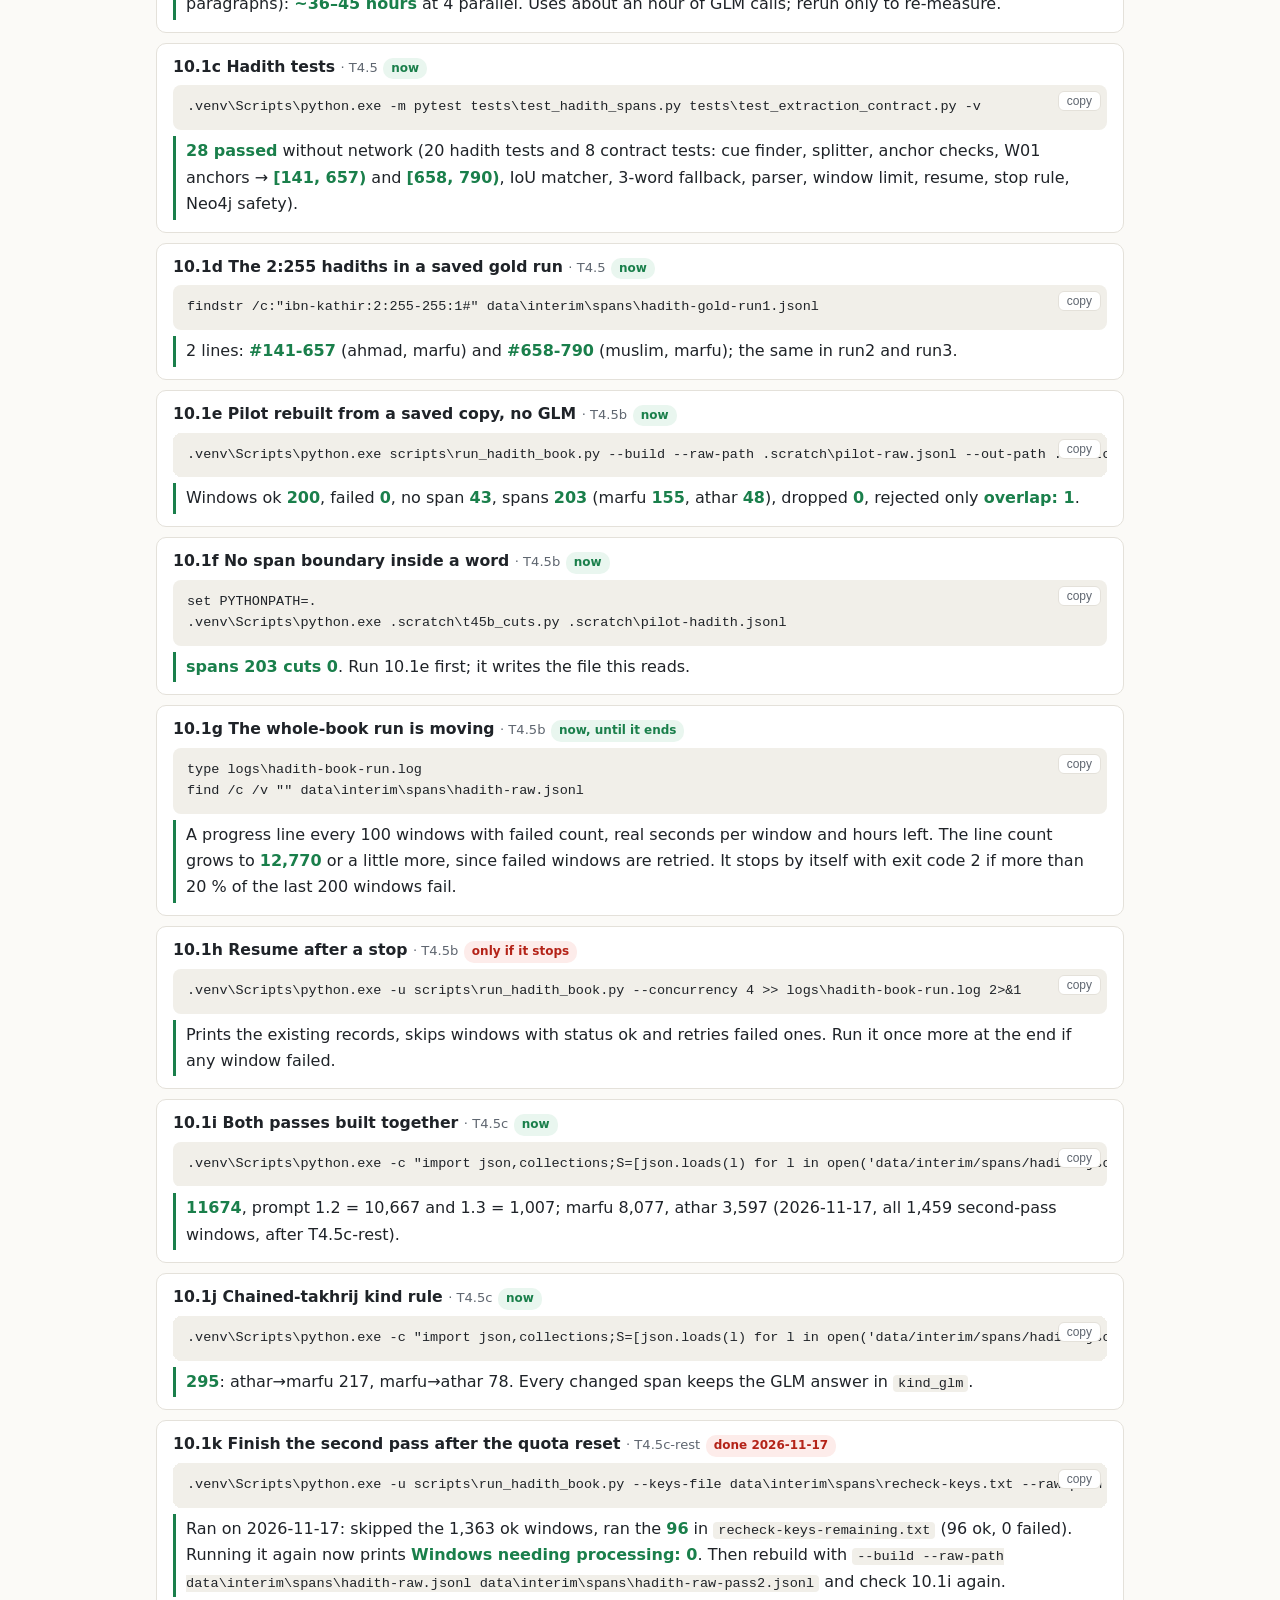
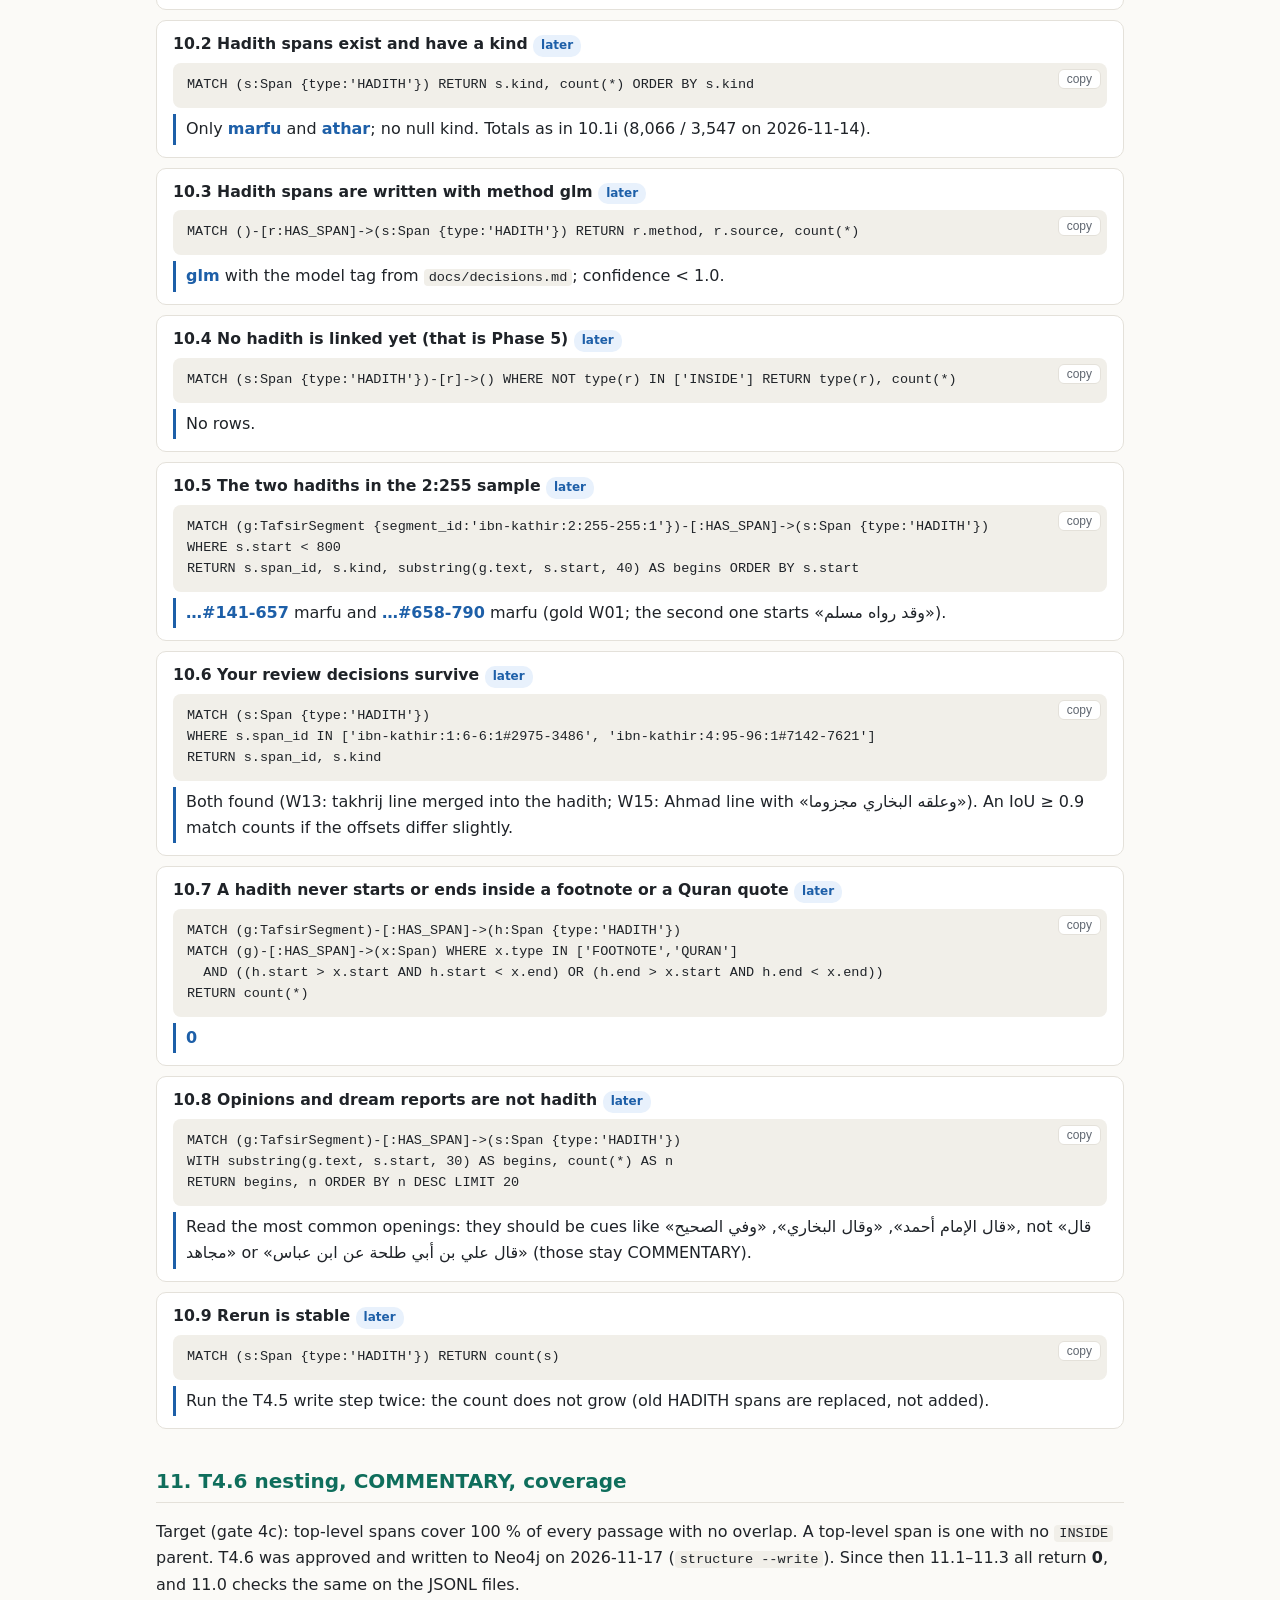
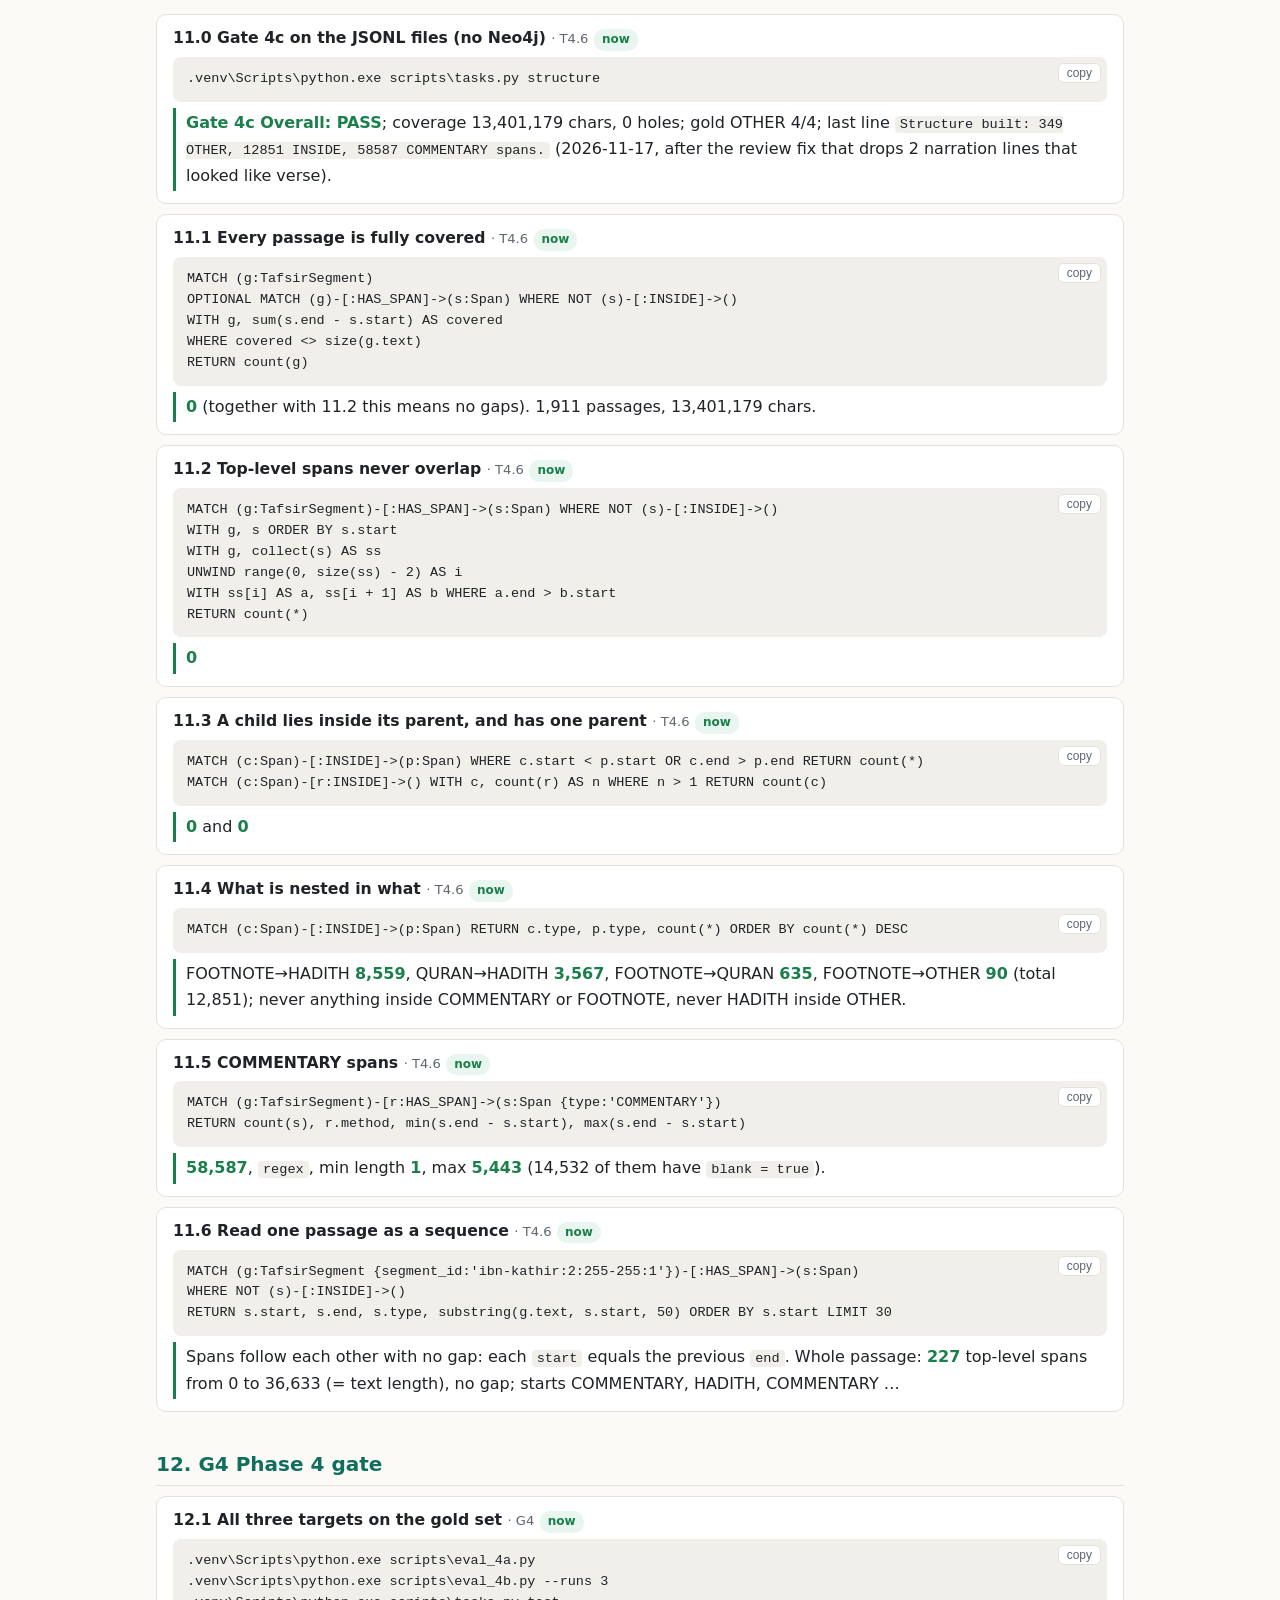
<file: docs/notes/test-queries.html>
<!doctype html>
<html lang="en" dir="ltr">
<head>
<meta charset="utf-8">
<meta name="viewport" content="width=device-width, initial-scale=1">
<title>Test queries</title>
<link rel="stylesheet" href="../findings/findings.css">
<style>
  pre { position: relative; direction: ltr; text-align: left; background: var(--code-bg); border-radius: 8px;
    padding: 12px 14px; overflow-x: auto; font-family: Consolas, "Cascadia Code", monospace; font-size: 13.5px;
    line-height: 1.55; margin: 6px 0; white-space: pre; }
  pre code { background: none; padding: 0; font-size: 1em; }
  .copy { position: absolute; top: 6px; inset-inline-end: 6px; font-size: .75rem; padding: 2px 8px; border-radius: 6px;
    border: 1px solid var(--line); background: var(--card); color: var(--muted); cursor: pointer; }
  .t { background: var(--card); border: 1px solid var(--line); border-radius: 10px; padding: 10px 16px; margin: 10px 0; }
  .t h4 { margin: 0 0 4px; font-size: .98rem; }
  .t h4 .src { color: var(--muted); font-weight: 400; font-size: .82rem; }
  .exp { border-inline-start: 3px solid var(--good); padding: 2px 10px; margin: 6px 0 2px; }
  .exp b { color: var(--good); }
  .later .exp { border-inline-start-color: var(--passage); }
  .later .exp b { color: var(--passage); }
  .warn { border-inline-start: 3px solid var(--typo); padding: 2px 10px; margin: 6px 0; color: var(--typo); }
  nav.toc { columns: 2 220px; font-size: .92rem; }
  nav.toc a { display: block; }
  .tag.now { color: var(--good); background: var(--good-bg); } .tag.later { color: var(--passage); background: var(--passage-bg); }
  .tag.once { color: var(--typo); background: var(--typo-bg); }
</style>
</head>
<body><main>
<p class="crumb"><a href="T4.4-queries-ar.html">شرح استعلامات T4.4 (عربي)</a> · <a href="../findings/findings.html">Findings</a></p>
<h1>Test queries — now and later</h1>
<p class="lead">Every check from the ticket and gate reports in one place, with today's expected values, plus the
checks planned for the tickets still ahead. Values verified on 2026-11-03 after T4.4b (commit <code>bce928d</code>); section 10 and the suite count verified on 2026-11-04 after the T4.5b review (commit <code>3f2ae8f</code>).</p>

<div class="card">
<p><b>How to run.</b> Open <b>cmd</b> in <code>C:\MSA\QuranGDBExplanation</code> and type <code>chcp 65001</code> first
so Arabic prints. Docker Desktop must be running. Cypher queries go into Neo4j Browser at
<code>http://localhost:7474</code> (user <code>neo4j</code>, password from <code>type .env</code>).</p>
<p><span class="tag now">now</span> runs today and must give the value shown ·
<span class="tag later">later</span> planned for a coming ticket; the target is fixed, exact counts are filled in when the ticket lands ·
<span class="tag once">one-time</span> already done once; changes things on purpose, rerun only deliberately.</p>
<p class="muted">Counts change when a ticket adds data (e.g. <code>Span</code> and <code>HAS_SPAN</code> grow in T4.5 and T4.6).
When that happens this page is updated with the ticket review.</p>
</div>

<nav class="toc card">
<a href="#quick">1. Quick health check (10 min)</a>
<a href="#integrity">2. Graph integrity (all must be 0)</a>
<a href="#p0">3. Phase 0 — infrastructure</a>
<a href="#p1">4. Phase 1 — raw data</a>
<a href="#p2">5. Phase 2 — schema</a>
<a href="#p3">6. Phase 3 — Quran, words, tafsir</a>
<a href="#p4">7. Phase 4 so far — footnotes and Quran spans</a>
<a href="#tests">8. Test files one by one</a>
<a href="#once">9. One-time checks (done)</a>
<a href="#t45">10. Later — T4.5 hadith spans</a>
<a href="#t46">11. Later — T4.6 nesting, COMMENTARY, coverage</a>
<a href="#g4">12. Later — G4 Phase 4 gate</a>
<a href="#t51">13. T5.1 hadith collections</a> · <a href="#t52">14. T5.2 footnote links</a> · <a href="#p5">15. Later — Phase 5 and on</a>
</nav>

<!-- ================================================================== -->
<h2 id="quick">1. Quick health check (10 min)</h2>
<p>Run these after any change, before approving a ticket.</p>

<div class="t"><h4>1.1 Full test suite <span class="src">· all tickets</span> <span class="tag now">now</span></h4>
<pre><code>.venv\Scripts\python.exe scripts\tasks.py test</code></pre>
<p class="exp"><b>128 passed, 3 skipped</b> (about 2–3 minutes, 2026-11-17). This suite no longer touches real HADITH spans. The 3 skipped tests need a Neo4j that is empty or stopped.</p></div>

<div class="t"><h4>1.2 Phase 3 gate: two full loads give identical counts <span class="src">· G3, T4.1</span> <span class="tag now">now</span></h4>
<pre><code>.venv\Scripts\python.exe -X utf8 scripts\gate_g3.py
echo %ERRORLEVEL%</code></pre>
<p class="exp">Two runs with the same counts, last line <b>G3: PASS</b>, then <b>0</b> (about 1 minute).
<b>Since Phase 4 this script reports FAIL by design</b>: it compares <i>all</i> labels and now also sees the Span nodes. Use <b>12.2</b> (<code>gate_g4.py</code> step 1), which checks the same L0/L1 counts read-only and ignores Phase 4 labels.</p></div>

<div class="t"><h4>1.3 Gate 4a: Quran spans against the gold set <span class="src">· T4.4, T4.4b</span> <span class="tag now">now</span></h4>
<pre><code>.venv\Scripts\python.exe scripts\eval_4a.py</code></pre>
<p class="exp">Precision <b>100.00 % (79 / 79)</b>; 4 unbracketed quotes reported as missed (known, not part of 4a).</p></div>

<div class="t"><h4>1.4 Graph overview: nodes by label <span class="src">· G3 + Phase 4</span> <span class="tag now">now</span></h4>
<pre><code>MATCH (n) RETURN labels(n)[0] AS label, count(*) ORDER BY label</code></pre>
<p class="exp">Ayah <b>6236</b> · Lemma <b>4832</b> · Mufassir <b>1</b> · Root <b>1642</b> · Span <b>57889</b> ·
Surah <b>114</b> · TafsirBook <b>1</b> · TafsirSegment <b>1911</b> · Word <b>77429</b></p></div>

<div class="t"><h4>1.5 Graph overview: relationships by type <span class="src">· G3 + Phase 4</span> <span class="tag now">now</span></h4>
<pre><code>MATCH ()-[r]-&gt;() RETURN type(r), count(*) ORDER BY type(r)</code></pre>
<p class="exp">CITES <b>8870</b> · COVERS <b>6236</b> · EXPLAINS <b>20941</b> · HAS_AYAH <b>6236</b> · HAS_LEMMA <b>74608</b> ·
HAS_ROOT <b>49968</b> · HAS_SEGMENT <b>1911</b> · HAS_SPAN <b>57889</b> · HAS_WORD <b>77429</b> · LEMMA_OF_ROOT <b>4657</b> ·
NEXT <b>8145</b> · WROTE <b>1</b></p></div>

<!-- ================================================================== -->
<h2 id="integrity">2. Graph integrity (all must be 0)</h2>
<p>Each query looks for something that must never exist. Any number other than 0 is a bug.</p>

<div class="t"><h4>2.1 Every ayah has a tafsir passage <span class="src">· G3</span> <span class="tag now">now</span></h4>
<pre><code>MATCH (a:Ayah) WHERE NOT (a)&lt;-[:COVERS]-() RETURN count(a)</code></pre>
<p class="exp"><b>0</b></p></div>

<div class="t"><h4>2.2 Normalized text has no hamza or tatweel left <span class="src">· T4.1</span> <span class="tag now">now</span></h4>
<pre><code>MATCH (n) WHERE (n:Ayah OR n:TafsirSegment)
  AND (n.text_norm CONTAINS 'ء' OR n.text_norm CONTAINS 'ـ')
RETURN count(n)</code></pre>
<p class="exp"><b>0</b></p></div>

<div class="t"><h4>2.3 Every span link carries source, method and confidence <span class="src">· hard rule 4</span> <span class="tag now">now</span></h4>
<pre><code>MATCH ()-[r:HAS_SPAN|EXPLAINS|CITES]-&gt;()
WHERE r.source IS NULL OR r.method IS NULL OR r.confidence IS NULL
RETURN count(r)</code></pre>
<p class="exp"><b>0</b></p></div>

<div class="t"><h4>2.4 No duplicate span ids <span class="src">· T4.2</span> <span class="tag now">now</span></h4>
<pre><code>MATCH (s:Span) WITH s.span_id AS id, count(*) AS c WHERE c &gt; 1 RETURN count(id)</code></pre>
<p class="exp"><b>0</b></p></div>

<div class="t"><h4>2.5 Span offsets are inside their passage <span class="src">· T4.2, T4.4</span> <span class="tag now">now</span></h4>
<pre><code>MATCH (g:TafsirSegment)-[:HAS_SPAN]-&gt;(s:Span)
WHERE s.start &lt; 0 OR s.end &gt; size(g.text) OR s.start &gt;= s.end
RETURN count(s)</code></pre>
<p class="exp"><b>0</b></p></div>

<div class="t"><h4>2.6 Every QURAN span starts with ﴿ and ends with ﴾ <span class="src">· T4.4</span> <span class="tag now">now</span></h4>
<pre><code>MATCH (g:TafsirSegment)-[:HAS_SPAN]-&gt;(s:Span {type:'QURAN'})
WITH substring(g.text, s.start, s.end - s.start) AS t
WHERE NOT (t STARTS WITH '﴿' AND t ENDS WITH '﴾')
RETURN count(*)</code></pre>
<p class="exp"><b>0</b></p></div>

<div class="t"><h4>2.7 Every FOOTNOTE span is a whole [[…]] note <span class="src">· T4.2</span> <span class="tag now">now</span></h4>
<pre><code>MATCH (g:TafsirSegment)-[:HAS_SPAN]-&gt;(s:Span {type:'FOOTNOTE'})
WITH substring(g.text, s.start, s.end - s.start) AS t
WHERE NOT (t STARTS WITH '[[' AND t ENDS WITH ']]')
RETURN count(*)</code></pre>
<p class="exp"><b>0</b></p></div>

<!-- ================================================================== -->
<h2 id="p0">3. Phase 0 — infrastructure</h2>

<div class="t"><h4>3.1 Smoke test (Neo4j + GLM) <span class="src">· T0.6, G0</span> <span class="tag now">now</span></h4>
<pre><code>python scripts\tasks.py smoke
echo %ERRORLEVEL%</code></pre>
<p class="exp"><b>1 passed</b>, <b>Successful runs: 1/1</b>, then <b>0</b>. Needs Ollama running and internet for the cloud GLM model.</p></div>

<div class="t"><h4>3.2 GDS plugin is loaded <span class="src">· G0</span> <span class="tag now">now</span></h4>
<pre><code>RETURN gds.version()</code></pre>
<p class="exp"><b>2.13.14</b></p></div>

<div class="t"><h4>3.3 Data survives a container restart <span class="src">· G0</span> <span class="tag now">now</span></h4>
<pre><code>CREATE (:Mine {name:'test'})</code></pre>
<pre><code>docker compose restart neo4j</code></pre>
<pre><code>MATCH (n:Mine) RETURN n
MATCH (n:Mine) DELETE n</code></pre>
<p class="exp">After ~30 s and reconnecting, the <b>Mine</b> node is still there; then delete it.</p></div>

<!-- ================================================================== -->
<h2 id="p1">4. Phase 1 — raw data (read-only files)</h2>

<div class="t"><h4>4.1 Phase 1 gate: coverage and checksums <span class="src">· G1</span> <span class="tag now">now</span></h4>
<pre><code>.venv\Scripts\python.exe -X utf8 scripts\gate_g1.py</code></pre>
<p class="exp">Four lines with <b>surahs=114 ayat=6236 same_as_tanzil=True</b>, then <b>missing=1 mismatched=0</b> (the 1 is <code>.gitkeep</code>).</p></div>

<div class="t"><h4>4.2 Hashes match the recorded ones <span class="src">· T1.1–T1.4</span> <span class="tag now">now</span></h4>
<pre><code>certutil -hashfile data\raw\tanzil\quran-uthmani.txt SHA256
certutil -hashfile data\raw\tafsir\ibn-kathir\2\255.json SHA256
certutil -hashfile data\raw\hadith\fawazahmed0\ara-bukhari.json SHA256
certutil -hashfile data\raw\quranic-corpus\quranic-corpus-morphology-0.4.zip SHA256
type data\raw\CHECKSUMS.txt</code></pre>
<p class="exp"><b>bf4f57b9…312c8</b> · <b>e4a04e29…4cfc5d</b> · <b>e34a3402…179562</b> · <b>fda26f87…ca7999</b>, each the same as in
<code>CHECKSUMS.txt</code> or the folder's <code>MANIFEST.txt</code>. <code>CHECKSUMS.txt</code> has <b>6</b> lines
(Tanzil ×2, manifests ×2, corpus zip, <code>quran-data.xml</code>).</p></div>

<div class="t"><h4>4.3 Ibn Kathir files: 6236 on disk <span class="src">· T1.2</span> <span class="tag now">now</span></h4>
<pre><code>dir /s /b data\raw\tafsir\ibn-kathir\*.json | find /c ".json"
.venv\Scripts\python.exe -X utf8 scripts\tafsir_stats.py</code></pre>
<p class="exp"><b>6236</b>; stats: 6236 ayat, 0 empty, 4325 duplicates, <b>1911</b> distinct passages.</p></div>

<div class="t"><h4>4.4 Hadith files and grades as in the source <span class="src">· T1.3</span> <span class="tag now">now</span></h4>
<pre><code>.venv\Scripts\python.exe -X utf8 scripts\hadith_stats.py</code></pre>
<p class="exp">Total <b>36,512</b> entries; <b>21,185</b> with ≥ 1 grade; <b>9</b> graders.</p></div>

<div class="t"><h4>4.5 Quranic Corpus morphology <span class="src">· T1.4</span> <span class="tag now">now</span></h4>
<pre><code>.venv\Scripts\python.exe -X utf8 scripts\corpus_stats.py</code></pre>
<p class="exp"><b>128,219</b> morphemes · <b>77,429</b> words · 6,236 ayat · <b>1,642</b> roots · <b>Ayat match Tanzil clean: True</b>; top root Alh (الله) 2,851.</p></div>

<div class="t"><h4>4.6 Raw data is not in git <span class="src">· T1.2</span> <span class="tag now">now</span></h4>
<pre><code>git ls-files data/raw</code></pre>
<p class="exp">Only <code>.gitkeep</code>, <code>CHECKSUMS.txt</code> and the <code>MANIFEST.txt</code> files.</p></div>

<!-- ================================================================== -->
<h2 id="p2">5. Phase 2 — schema</h2>

<div class="t"><h4>5.1 Constraints and indexes <span class="src">· T2.2</span> <span class="tag now">now</span></h4>
<pre><code>SHOW CONSTRAINTS
SHOW INDEXES</code></pre>
<p class="exp"><b>13</b> constraints; indexes include <code>span_type_idx</code>, <code>hadith_arabic_number_idx</code>,
<code>hadith_collection_idx</code>, <code>ayah_text_norm_ft</code>, <code>segment_text_norm_ft</code>.</p></div>

<div class="t"><h4>5.2 A duplicate key is refused <span class="src">· T2.2</span> <span class="tag now">now</span></h4>
<pre><code>CREATE (:Ayah {ayah_id:'9:999'})
CREATE (:Ayah {ayah_id:'9:999'})
MATCH (a:Ayah {ayah_id:'9:999'}) DELETE a</code></pre>
<p class="exp">Run one line at a time: the second CREATE fails with <b>already exists with label `Ayah` and property `ayah_id`</b>; then delete.</p></div>

<div class="t"><h4>5.3 GLM anchors → exact offsets <span class="src">· T2.3</span> <span class="tag now">now</span></h4>
<pre><code>.venv\Scripts\python.exe -X utf8 -c "from src.extract.locate import locate; from src.extract.models import HadithSpanAnchor as A; t=open('tests/fixtures/tafsir_sample.txt',encoding='utf-8').read(); print(locate(t, A(start_anchor='وقد رواه مسلم', end_anchor='عن الجريري-به', cue=None, collection_hint='muslim', number_hint=None)))"</code></pre>
<p class="exp"><b>(658, 790)</b> — the same span as the gold set's second hadith in 2:255 (see 10.5).</p></div>

<!-- ================================================================== -->
<h2 id="p3">6. Phase 3 — Quran, words, tafsir (layers L0, L1)</h2>

<div class="t"><h4>6.1 Al-Fatiha with its tafsir, as a graph <span class="src">· T3.5</span> <span class="tag now">now</span></h4>
<pre><code>MATCH (s:Surah {surah_id:1})-[:HAS_AYAH]-&gt;(a)&lt;-[:COVERS]-(g) RETURN s, a, g</code></pre>
<p class="exp">1 surah, <b>7</b> ayat, <b>7</b> Ibn Kathir passages.</p></div>

<div class="t"><h4>6.2 Ayat al-Kursi → its tafsir <span class="src">· T3.5</span> <span class="tag now">now</span></h4>
<pre><code>MATCH (a:Ayah {ayah_id:'2:255'})&lt;-[:COVERS]-(g) RETURN a.text, g.segment_id, g.char_count</code></pre>
<p class="exp">Uthmani text, <b>ibn-kathir:2:255-255:1</b>, <b>36633</b>.</p></div>

<div class="t"><h4>6.3 Any ayah you know <span class="src">· G3</span> <span class="tag now">now</span></h4>
<pre><code>MATCH (a:Ayah {ayah_id:'18:10'})&lt;-[:COVERS]-(g) RETURN a.text, g.segment_id, left(g.text, 300)</code></pre>
<p class="exp"><b>ibn-kathir:18:9-12:1</b>, starting «هَذَا إِخْبَارٌ عَنْ قِصَّةِ أَصْحَابِ…».</p></div>

<div class="t"><h4>6.4 A shared passage (one tafsir for 20 ayat) <span class="src">· T3.4, T3.5</span> <span class="tag now">now</span></h4>
<pre><code>MATCH (g:TafsirSegment {segment_id:'ibn-kathir:74:11-30:1'})-[:COVERS]-&gt;(a) RETURN count(a)</code></pre>
<p class="exp"><b>20</b></p></div>

<div class="t"><h4>6.5 Word → lemma → root <span class="src">· T3.3, T3.5</span> <span class="tag now">now</span></h4>
<pre><code>MATCH (w:Word {word_id:'1:1:1'})-[:HAS_LEMMA]-&gt;(l)-[:LEMMA_OF_ROOT]-&gt;(r) RETURN w.text, l.text, r.text</code></pre>
<p class="exp">«بِسْمِ», «ٱسْم», «سمو»</p></div>

<div class="t"><h4>6.6 Basmala rule <span class="src">· T3.2</span> <span class="tag now">now</span></h4>
<pre><code>MATCH (a:Ayah) WHERE a.ayah_id IN ['1:1','2:1'] RETURN a.ayah_id, a.text
MATCH (s:Surah {surah_id:9}) RETURN s.name, s.has_basmala</code></pre>
<p class="exp">1:1 = «بِسْمِ ٱللَّهِ ٱلرَّحْمَٰنِ ٱلرَّحِيمِ»; 2:1 = «الٓمٓ» (no basmala); surah 9 «التوبة», <b>false</b>.</p></div>

<div class="t"><h4>6.7 Normalized text for matching <span class="src">· T4.1</span> <span class="tag now">now</span></h4>
<pre><code>MATCH (a:Ayah {ayah_id:'2:4'}) RETURN a.text, a.text_norm</code></pre>
<p class="exp"><code>text</code> has «وَبِٱلْـَٔاخِرَةِ»; <code>text_norm</code> ends «<b>وبالاخره هم يوقنون</b>».</p></div>

<!-- ================================================================== -->
<h2 id="p4">7. Phase 4 so far — footnotes and Quran spans</h2>

<div class="t"><h4>7.1 Spans by type <span class="src">· T4.2, T4.4</span> <span class="tag now">now</span></h4>
<pre><code>MATCH (s:Span) RETURN s.type, count(*) ORDER BY s.type</code></pre>
<p class="exp">FOOTNOTE <b>31203</b> · QURAN <b>26686</b> (HADITH comes in T4.5, COMMENTARY in T4.6).</p></div>

<div class="t"><h4>7.2 One footnote, read from the text <span class="src">· T4.2</span> <span class="tag now">now</span></h4>
<pre><code>MATCH (g:TafsirSegment)-[r:HAS_SPAN]-&gt;(s:Span {span_id:'ibn-kathir:2:255-255:1#5030-5057'})
RETURN substring(g.text, s.start, s.end - s.start) AS note, r.method, r.confidence</code></pre>
<p class="exp">One row: a note «[[في أ…]]», <b>regex</b>, <b>1.0</b>.</p></div>

<div class="t"><h4>7.3 Span writing is safe to repeat <span class="src">· T4.2, T4.4</span> <span class="tag now">now</span></h4>
<pre><code>.venv\Scripts\python.exe scripts\tasks.py spans --write</code></pre>
<p class="exp">Then rerun 7.1 and 7.5: counts unchanged.</p></div>

<div class="t"><h4>7.4 Quran links by type and method <span class="src">· T4.4</span> <span class="tag now">now</span></h4>
<pre><code>MATCH (:Span)-[r:EXPLAINS|CITES]-&gt;() RETURN type(r), r.method, count(*) ORDER BY type(r), r.method</code></pre>
<p class="exp">CITES ngram <b>1661</b> · CITES regex <b>7209</b> · EXPLAINS ngram <b>20928</b> · EXPLAINS regex <b>13</b>
(total <b>29811</b>; regex = the written reference was used).</p></div>

<div class="t"><h4>7.5 Quotes not linked to any ayah <span class="src">· T4.4</span> <span class="tag now">now</span></h4>
<pre><code>MATCH (s:Span {type:'QURAN'}) WHERE NOT (s)-[:EXPLAINS|CITES]-&gt;() RETURN count(s)</code></pre>
<p class="exp"><b>126</b> of 26,686 (readings and quotes too short or too changed to match safely; see findings C).</p></div>

<div class="t"><h4>7.6 Ayat al-Kursi quoted inside its own tafsir <span class="src">· T4.4</span> <span class="tag now">now</span></h4>
<pre><code>MATCH (g:TafsirSegment {segment_id:'ibn-kathir:2:255-255:1'})-[:HAS_SPAN]-&gt;(s:Span {type:'QURAN'})-[r:EXPLAINS]-&gt;(a:Ayah)
RETURN a.ayah_id, count(*) ORDER BY count(*) DESC LIMIT 5</code></pre>
<p class="exp"><b>2:255</b>, <b>25</b> times (the only row).</p></div>

<div class="t"><h4>7.7 Which ayat Ibn Kathir uses to explain 2:255 <span class="src">· T4.4</span> <span class="tag now">now</span></h4>
<pre><code>MATCH (g:TafsirSegment)-[:COVERS]-&gt;(:Ayah {ayah_id:'2:255'})
MATCH (g)-[:HAS_SPAN]-&gt;(:Span)-[:CITES]-&gt;(a:Ayah)
RETURN a.ayah_id, count(*) AS n ORDER BY n DESC, a.ayah_id LIMIT 10</code></pre>
<p class="exp"><b>3:1</b> and <b>3:2</b> (2 each), then 8 ayat with 1 each (109:1, 110:1, 112:1, …). Explained in Arabic in
<a href="T4.4-queries-ar.html">T4.4-queries-ar.html</a>.</p></div>

<div class="t"><h4>7.8 A printing error in a reference is corrected <span class="src">· T4.4</span> <span class="tag now">now</span></h4>
<pre><code>MATCH (s:Span {span_id:'ibn-kathir:2:49-50:1#4135-4182'})-[r:CITES]-&gt;(a:Ayah)
RETURN a.ayah_id, r.ref_text, r.method, r.confidence</code></pre>
<p class="exp"><b>21:35</b>, «[الْأَنْبِيَاءِ: ٢٥]», <b>ngram</b>, <b>0.9</b> — the print says 21:25, the words are in 21:35.</p></div>

<div class="t"><h4>7.9 All redirected references <span class="src">· T4.4, T4.4b</span> <span class="tag now">now</span></h4>
<pre><code>MATCH (s:Span)-[r:EXPLAINS|CITES]-&gt;(a:Ayah)
WHERE r.method = 'ngram' AND r.ref_text IS NOT NULL
RETURN s.span_id, r.ref_text, collect(a.ayah_id) AS words_in ORDER BY s.span_id</code></pre>
<p class="exp"><b>39</b> spans — the same list as <a href="../findings/reference-typos.html">reference-typos.html</a>.</p></div>

<div class="t"><h4>7.10 A dropped «ف» no longer breaks the reference <span class="src">· T4.4b</span> <span class="tag now">now</span></h4>
<pre><code>MATCH (s:Span {span_id:'ibn-kathir:14:47-48:1#367-403'})-[r]-&gt;(a:Ayah)
RETURN type(r), a.ayah_id, r.ref_text, r.method, r.confidence</code></pre>
<p class="exp">One row: <b>CITES</b>, <b>52:11</b>, «[الطُّورِ: ١١]», <b>regex</b>, <b>1.0</b>.</p></div>

<div class="t"><h4>7.11 Most-cited ayat in the whole tafsir <span class="src">· exploration</span> <span class="tag now">now</span></h4>
<pre><code>MATCH (:Span)-[:CITES]-&gt;(a:Ayah) RETURN a.ayah_id, a.text, count(*) AS n ORDER BY n DESC LIMIT 10</code></pre>
<p class="exp">Top: <b>1:7</b> (22), <b>10:97</b> (20), <b>16:36</b> (19), <b>10:96</b> (19), <b>21:25</b> (18) …</p></div>

<!-- ================================================================== -->
<h2 id="tests">8. Test files one by one</h2>
<p>Run one file with <code>.venv\Scripts\python.exe -m pytest tests\&lt;file&gt; -v</code>.</p>
<div class="scroll"><table>
<thead><tr><th>File</th><th>What it checks</th><th>Ticket</th></tr></thead>
<tbody>
<tr><td><code>test_normalize_v2.py</code></td><td>tatweel, hamza, small waw/yeh removed; offset map stays exact</td><td>T4.1</td></tr>
<tr><td><code>test_footnotes.py</code></td><td>every <code>[[…]]</code> found, nested brackets, offsets</td><td>T4.2</td></tr>
<tr><td><code>test_gold_phase4.py</code></td><td>gold set: exact counts, offsets, nesting, W01/W13/W15/W44 decisions</td><td>T4.3</td></tr>
<tr><td><code>test_hadith_spans.py</code></td><td>cue paragraphs, long-paragraph splitter, anchor checks, W01 offsets, IoU matcher, 3-word fallback</td><td>T4.5</td></tr>
<tr><td><code>test_quran_spans.py</code></td><td>quote finding, reference check (incl. dropped clitic), n-gram fallbacks</td><td>T4.4, T4.4b</td></tr>
<tr><td><code>test_extraction_contract.py</code></td><td>GLM output contract (v1.1 with kind), anchor locator, footnote skipping</td><td>T2.3, T4.5</td></tr>
<tr><td><code>test_g2_schema_cases.py</code></td><td>3 real cases: offsets, nesting, basmala</td><td>G2</td></tr>
<tr><td><code>test_neo4j.py</code></td><td>connection; wrong password fails, unreachable skips</td><td>T0.3</td></tr>
</tbody></table></div>

<!-- ================================================================== -->
<h2 id="once">9. One-time checks (done)</h2>
<p class="warn">These stop services, change settings or edit a raw file and restore it. They passed once; rerun only on purpose,
and do every step in order.</p>

<div class="t"><h4>9.1 Neo4j stopped → smoke fails, normal tests skip <span class="src">· T0.6</span> <span class="tag once">one-time</span></h4>
<pre><code>python scripts\tasks.py down
python scripts\tasks.py smoke
echo %ERRORLEVEL%
python scripts\tasks.py test
python scripts\tasks.py up</code></pre>
<p class="exp">Smoke: <b>Neo4j is unreachable</b>, exit ≠ 0. Tests: <code>test_neo4j</code> skipped. After <code>up</code> and ~30 s, everything passes again.</p></div>

<div class="t"><h4>9.2 Wrong password fails, never skips <span class="src">· T0.6</span> <span class="tag once">one-time</span></h4>
<pre><code>set NEO4J_PASSWORD=wrong
python scripts\tasks.py smoke
echo %ERRORLEVEL%
set NEO4J_PASSWORD=</code></pre>
<p class="exp">Auth error, exit ≠ 0.</p></div>

<div class="t"><h4>9.3 Wrong GLM model fails fast <span class="src">· T0.6</span> <span class="tag once">one-time</span></h4>
<pre><code>set GLM_MODEL=no-such-model:latest
python scripts\extract_smoke.py --runs 1
echo %ERRORLEVEL%
set GLM_MODEL=</code></pre>
<p class="exp"><b>Run 1 FAILED: 404 …</b> within seconds, exit <b>1</b>.</p></div>

<div class="t"><h4>9.4 A changed raw file is detected <span class="src">· T1.1</span> <span class="tag once">one-time</span></h4>
<pre><code>copy data\raw\tanzil\quran-simple-clean.txt .scratch\backup.txt
echo x&gt;&gt; data\raw\tanzil\quran-simple-clean.txt
.venv\Scripts\python.exe -m pytest -q tests\test_tanzil_raw.py
copy /y .scratch\backup.txt data\raw\tanzil\quran-simple-clean.txt
.venv\Scripts\python.exe -m pytest -q tests\test_tanzil_raw.py
del .scratch\backup.txt</code></pre>
<p class="exp">First run: failures. After restoring: <b>3 passed</b>.</p></div>

<div class="t"><h4>9.5 Downloads are not repeated <span class="src">· T1.1–T1.4</span> <span class="tag once">one-time</span></h4>
<pre><code>.venv\Scripts\python.exe -m src.ingest.download
.venv\Scripts\python.exe -m src.ingest.tafsir_ibn_kathir
.venv\Scripts\python.exe -m src.ingest.hadith_fawazahmed0
.venv\Scripts\python.exe -m src.ingest.quranic_corpus</code></pre>
<p class="exp">Each finishes in seconds: "already exists, skipping", <b>0 missing files out of 6236</b>, <b>all 11 files verified</b>;
<code>CHECKSUMS.txt</code> unchanged.</p></div>

<p class="muted">Not repeatable any more: T0.7 (agy's independent rewrite in <code>.sandbox\t0.7</code>, deleted after approval).</p>

<!-- ================================================================== -->
<h2 id="t45">10. Later — T4.5 hadith spans (regex cues + GLM anchors)</h2>
<p>Targets from the plan (gate 4b): precision ≥ 90 %, recall ≥ 80 %, IoU ≥ 0.9, held over ≥ 3 GLM runs.
Marfu and athar both count. The gold set has <b>24</b> HADITH spans (19 marfu, 5 athar) in 20 of the 50 windows.
T4.5 builds the pipeline and passes the gate: checks 10.1–10.1d. T4.5b makes GLM answers reliable and adds the whole-book runner: checks 10.1e–10.1h. The whole-book run started on 2026-11-04; the Neo4j write waits for review of its output: checks 10.2–10.9.</p>

<div class="t"><h4>10.1 Gate 4b on the gold set, 3 runs <span class="src">· T4.5</span> <span class="tag now">now</span></h4>
<pre><code>.venv\Scripts\python.exe scripts\eval_4b.py --runs 3</code></pre>
<p class="exp">Each run: precision <b>≥ 90 %</b>, recall <b>≥ 80 %</b>, mean IoU <b>≥ 0.9</b>; misses and extras listed by window;
exit code 0 only if all 3 runs pass. About 6 minutes per run; <code>--runs 1</code> for a quick check.
Measured (T4.5b, after the review fixes): precision 91.7 / 100 / 100 %, recall 91.7 / 95.8 / 91.7 %, mean IoU 0.998 / 0.976 / 0.996. GLM varies from run to run, so a rerun gives close but not identical numbers. It adds GLM calls alongside the full run, so wait until that run ends.</p></div>

<div class="t"><h4>10.1b GLM speed and the whole-book estimate <span class="src">· T4.5</span> <span class="tag once">one-time</span></h4>
<pre><code>.venv\Scripts\python.exe scripts\hadith_throughput.py --sample 100</code></pre>
<p class="exp">Seconds per call at 1, 4 and 8 parallel calls, error rate, and the projected time for all <b>11,527</b> cue paragraphs.
Measured (T4.5): 0 % errors; 4 parallel calls is best, 8 doubles the time per call. Whole book (12,683 cue paragraphs):
<b>~36–45 hours</b> at 4 parallel. Uses about an hour of GLM calls; rerun only to re-measure.</p></div>

<div class="t"><h4>10.1c Hadith tests <span class="src">· T4.5</span> <span class="tag now">now</span></h4>
<pre><code>.venv\Scripts\python.exe -m pytest tests\test_hadith_spans.py tests\test_extraction_contract.py -v</code></pre>
<p class="exp"><b>28 passed</b> without network (20 hadith tests and 8 contract tests: cue finder, splitter, anchor checks, W01 anchors → <b>[141, 657)</b> and <b>[658, 790)</b>, IoU matcher, 3-word fallback, parser, window limit, resume, stop rule, Neo4j safety).</p></div>

<div class="t"><h4>10.1d The 2:255 hadiths in a saved gold run <span class="src">· T4.5</span> <span class="tag now">now</span></h4>
<pre><code>findstr /c:"ibn-kathir:2:255-255:1#" data\interim\spans\hadith-gold-run1.jsonl</code></pre>
<p class="exp">2 lines: <b>#141-657</b> (ahmad, marfu) and <b>#658-790</b> (muslim, marfu); the same in run2 and run3.</p></div>

<div class="t"><h4>10.1e Pilot rebuilt from a saved copy, no GLM <span class="src">· T4.5b</span> <span class="tag now">now</span></h4>
<pre><code>.venv\Scripts\python.exe scripts\run_hadith_book.py --build --raw-path .scratch\pilot-raw.jsonl --out-path .scratch\pilot-hadith.jsonl --rejected-path .scratch\pilot-rejected.jsonl</code></pre>
<p class="exp">Windows ok <b>200</b>, failed <b>0</b>, no span <b>43</b>, spans <b>203</b> (marfu <b>155</b>, athar <b>48</b>), dropped <b>0</b>, rejected only <b>overlap: 1</b>.</p></div>

<div class="t"><h4>10.1f No span boundary inside a word <span class="src">· T4.5b</span> <span class="tag now">now</span></h4>
<pre><code>set PYTHONPATH=.
.venv\Scripts\python.exe .scratch\t45b_cuts.py .scratch\pilot-hadith.jsonl</code></pre>
<p class="exp"><b>spans 203 cuts 0</b>. Run 10.1e first; it writes the file this reads.</p></div>

<div class="t"><h4>10.1g The whole-book run is moving <span class="src">· T4.5b</span> <span class="tag now">now, until it ends</span></h4>
<pre><code>type logs\hadith-book-run.log
find /c /v "" data\interim\spans\hadith-raw.jsonl</code></pre>
<p class="exp">A progress line every 100 windows with failed count, real seconds per window and hours left. The line count grows to <b>12,770</b> or a little more, since failed windows are retried. It stops by itself with exit code 2 if more than 20 % of the last 200 windows fail.</p></div>

<div class="t"><h4>10.1h Resume after a stop <span class="src">· T4.5b</span> <span class="tag once">only if it stops</span></h4>
<pre><code>.venv\Scripts\python.exe -u scripts\run_hadith_book.py --concurrency 4 &gt;&gt; logs\hadith-book-run.log 2&gt;&amp;1</code></pre>
<p class="exp">Prints the existing records, skips windows with status ok and retries failed ones. Run it once more at the end if any window failed.</p></div>

<div class="t"><h4>10.1i Both passes built together <span class="src">· T4.5c</span> <span class="tag now">now</span></h4>
<pre><code>.venv\Scripts\python.exe -c "import json,collections;S=[json.loads(l) for l in open('data/interim/spans/hadith.jsonl',encoding='utf-8')];print(len(S),collections.Counter(s['prompt_version'] for s in S),collections.Counter(s['kind'] for s in S))"</code></pre>
<p class="exp"><b>11674</b>, prompt 1.2 = 10,667 and 1.3 = 1,007; marfu 8,077, athar 3,597 (2026-11-17, all 1,459 second-pass windows, after T4.5c-rest).</p></div>

<div class="t"><h4>10.1j Chained-takhrij kind rule <span class="src">· T4.5c</span> <span class="tag now">now</span></h4>
<pre><code>.venv\Scripts\python.exe -c "import json,collections;S=[json.loads(l) for l in open('data/interim/spans/hadith.jsonl',encoding='utf-8')];c=[s for s in S if s.get('kind_rule')];print(len(c),collections.Counter((s['kind_glm'],s['kind']) for s in c))"</code></pre>
<p class="exp"><b>295</b>: athar→marfu 217, marfu→athar 78. Every changed span keeps the GLM answer in <code>kind_glm</code>.</p></div>

<div class="t"><h4>10.1k Finish the second pass after the quota reset <span class="src">· T4.5c-rest</span> <span class="tag once">done 2026-11-17</span></h4>
<pre><code>.venv\Scripts\python.exe -u scripts\run_hadith_book.py --keys-file data\interim\spans\recheck-keys.txt --raw-path data\interim\spans\hadith-raw-pass2.jsonl &gt;&gt; logs\hadith-pass2-run.log 2&gt;&amp;1</code></pre>
<p class="exp">Ran on 2026-11-17: skipped the 1,363 ok windows, ran the <b>96</b> in <code>recheck-keys-remaining.txt</code> (96 ok, 0 failed). Running it again now prints <b>Windows needing processing: 0</b>. Then rebuild with <code>--build --raw-path data\interim\spans\hadith-raw.jsonl data\interim\spans\hadith-raw-pass2.jsonl</code> and check 10.1i again.</p></div>

<div class="later">

<div class="t"><h4>10.2 Hadith spans exist and have a kind <span class="tag later">later</span></h4>
<pre><code>MATCH (s:Span {type:'HADITH'}) RETURN s.kind, count(*) ORDER BY s.kind</code></pre>
<p class="exp">Only <b>marfu</b> and <b>athar</b>; no null kind. Totals as in 10.1i (8,066 / 3,547 on 2026-11-14).</p></div>

<div class="t"><h4>10.3 Hadith spans are written with method glm <span class="tag later">later</span></h4>
<pre><code>MATCH ()-[r:HAS_SPAN]-&gt;(s:Span {type:'HADITH'}) RETURN r.method, r.source, count(*)</code></pre>
<p class="exp"><b>glm</b> with the model tag from <code>docs/decisions.md</code>; confidence &lt; 1.0.</p></div>

<div class="t"><h4>10.4 No hadith is linked yet (that is Phase 5) <span class="tag later">later</span></h4>
<pre><code>MATCH (s:Span {type:'HADITH'})-[r]-&gt;() WHERE NOT type(r) IN ['INSIDE'] RETURN type(r), count(*)</code></pre>
<p class="exp">No rows.</p></div>

<div class="t"><h4>10.5 The two hadiths in the 2:255 sample <span class="tag later">later</span></h4>
<pre><code>MATCH (g:TafsirSegment {segment_id:'ibn-kathir:2:255-255:1'})-[:HAS_SPAN]-&gt;(s:Span {type:'HADITH'})
WHERE s.start &lt; 800
RETURN s.span_id, s.kind, substring(g.text, s.start, 40) AS begins ORDER BY s.start</code></pre>
<p class="exp"><b>…#141-657</b> marfu and <b>…#658-790</b> marfu (gold W01; the second one starts «وقد رواه مسلم»).</p></div>

<div class="t"><h4>10.6 Your review decisions survive <span class="tag later">later</span></h4>
<pre><code>MATCH (s:Span {type:'HADITH'})
WHERE s.span_id IN ['ibn-kathir:1:6-6:1#2975-3486', 'ibn-kathir:4:95-96:1#7142-7621']
RETURN s.span_id, s.kind</code></pre>
<p class="exp">Both found (W13: takhrij line merged into the hadith; W15: Ahmad line with «وعلقه البخاري مجزوما»).
An IoU ≥ 0.9 match counts if the offsets differ slightly.</p></div>

<div class="t"><h4>10.7 A hadith never starts or ends inside a footnote or a Quran quote <span class="tag later">later</span></h4>
<pre><code>MATCH (g:TafsirSegment)-[:HAS_SPAN]-&gt;(h:Span {type:'HADITH'})
MATCH (g)-[:HAS_SPAN]-&gt;(x:Span) WHERE x.type IN ['FOOTNOTE','QURAN']
  AND ((h.start &gt; x.start AND h.start &lt; x.end) OR (h.end &gt; x.start AND h.end &lt; x.end))
RETURN count(*)</code></pre>
<p class="exp"><b>0</b></p></div>

<div class="t"><h4>10.8 Opinions and dream reports are not hadith <span class="tag later">later</span></h4>
<pre><code>MATCH (g:TafsirSegment)-[:HAS_SPAN]-&gt;(s:Span {type:'HADITH'})
WITH substring(g.text, s.start, 30) AS begins, count(*) AS n
RETURN begins, n ORDER BY n DESC LIMIT 20</code></pre>
<p class="exp">Read the most common openings: they should be cues like «قال الإمام أحمد», «وقال البخاري», «وفي الصحيح»,
not «قال مجاهد» or «قال علي بن أبي طلحة عن ابن عباس» (those stay COMMENTARY).</p></div>

<div class="t"><h4>10.9 Rerun is stable <span class="tag later">later</span></h4>
<pre><code>MATCH (s:Span {type:'HADITH'}) RETURN count(s)</code></pre>
<p class="exp">Run the T4.5 write step twice: the count does not grow (old HADITH spans are replaced, not added).</p></div>
</div>

<!-- ================================================================== -->
<h2 id="t46">11. T4.6 nesting, COMMENTARY, coverage</h2>
<p>Target (gate 4c): top-level spans cover 100 % of every passage with no overlap. A top-level span is one with no
<code>INSIDE</code> parent. T4.6 was approved and written to Neo4j on 2026-11-17 (<code>structure --write</code>). Since then 11.1–11.3 all return <b>0</b>,
and 11.0 checks the same on the JSONL files.</p>

<div class="t"><h4>11.0 Gate 4c on the JSONL files (no Neo4j) <span class="src">· T4.6</span> <span class="tag now">now</span></h4>
<pre><code>.venv\Scripts\python.exe scripts\tasks.py structure</code></pre>
<p class="exp"><b>Gate 4c Overall: PASS</b>; coverage 13,401,179 chars, 0 holes; gold OTHER 4/4; last line
<code>Structure built: 349 OTHER, 12851 INSIDE, 58587 COMMENTARY spans.</code> (2026-11-17, after the review fix that drops 2 narration lines that looked like verse).</p></div>

<div class="t"><h4>11.1 Every passage is fully covered <span class="src">· T4.6</span> <span class="tag now">now</span></h4>
<pre><code>MATCH (g:TafsirSegment)
OPTIONAL MATCH (g)-[:HAS_SPAN]-&gt;(s:Span) WHERE NOT (s)-[:INSIDE]-&gt;()
WITH g, sum(s.end - s.start) AS covered
WHERE covered &lt;&gt; size(g.text)
RETURN count(g)</code></pre>
<p class="exp"><b>0</b> (together with 11.2 this means no gaps). 1,911 passages, 13,401,179 chars.</p></div>

<div class="t"><h4>11.2 Top-level spans never overlap <span class="src">· T4.6</span> <span class="tag now">now</span></h4>
<pre><code>MATCH (g:TafsirSegment)-[:HAS_SPAN]-&gt;(s:Span) WHERE NOT (s)-[:INSIDE]-&gt;()
WITH g, s ORDER BY s.start
WITH g, collect(s) AS ss
UNWIND range(0, size(ss) - 2) AS i
WITH ss[i] AS a, ss[i + 1] AS b WHERE a.end &gt; b.start
RETURN count(*)</code></pre>
<p class="exp"><b>0</b></p></div>

<div class="t"><h4>11.3 A child lies inside its parent, and has one parent <span class="src">· T4.6</span> <span class="tag now">now</span></h4>
<pre><code>MATCH (c:Span)-[:INSIDE]-&gt;(p:Span) WHERE c.start &lt; p.start OR c.end &gt; p.end RETURN count(*)
MATCH (c:Span)-[r:INSIDE]-&gt;() WITH c, count(r) AS n WHERE n &gt; 1 RETURN count(c)</code></pre>
<p class="exp"><b>0</b> and <b>0</b></p></div>

<div class="t"><h4>11.4 What is nested in what <span class="src">· T4.6</span> <span class="tag now">now</span></h4>
<pre><code>MATCH (c:Span)-[:INSIDE]-&gt;(p:Span) RETURN c.type, p.type, count(*) ORDER BY count(*) DESC</code></pre>
<p class="exp">FOOTNOTE→HADITH <b>8,559</b>, QURAN→HADITH <b>3,567</b>, FOOTNOTE→QURAN <b>635</b>, FOOTNOTE→OTHER <b>90</b> (total 12,851); never anything inside COMMENTARY or FOOTNOTE, never HADITH inside OTHER.</p></div>

<div class="t"><h4>11.5 COMMENTARY spans <span class="src">· T4.6</span> <span class="tag now">now</span></h4>
<pre><code>MATCH (g:TafsirSegment)-[r:HAS_SPAN]-&gt;(s:Span {type:'COMMENTARY'})
RETURN count(s), r.method, min(s.end - s.start), max(s.end - s.start)</code></pre>
<p class="exp"><b>58,587</b>, <code>regex</code>, min length <b>1</b>, max <b>5,443</b> (14,532 of them have <code>blank = true</code>).</p></div>

<div class="t"><h4>11.6 Read one passage as a sequence <span class="src">· T4.6</span> <span class="tag now">now</span></h4>
<pre><code>MATCH (g:TafsirSegment {segment_id:'ibn-kathir:2:255-255:1'})-[:HAS_SPAN]-&gt;(s:Span)
WHERE NOT (s)-[:INSIDE]-&gt;()
RETURN s.start, s.end, s.type, substring(g.text, s.start, 50) ORDER BY s.start LIMIT 30</code></pre>
<p class="exp">Spans follow each other with no gap: each <code>start</code> equals the previous <code>end</code>. Whole passage: <b>227</b> top-level spans from 0 to 36,633 (= text length), no gap; starts COMMENTARY, HADITH, COMMENTARY …</p></div>

<!-- ================================================================== -->
<h2 id="g4">12. G4 Phase 4 gate</h2>
<div class="t"><h4>12.1 All three targets on the gold set <span class="src">· G4</span> <span class="tag now">now</span></h4>
<pre><code>.venv\Scripts\python.exe scripts\eval_4a.py
.venv\Scripts\python.exe scripts\eval_4b.py --runs 3
.venv\Scripts\python.exe scripts\tasks.py test</code></pre>
<p class="exp">4a <b>100 % (79 / 79)</b>; 4b 3 runs P <b>96 %</b>, R <b>100 %</b>, IoU 0.985–0.987, athar 5/5 (log <code>eval-4b-20261117-155610.json</code>); 128 passed, 3 skipped (2026-11-17).</p></div>

<div class="t"><h4>12.2 G4 gate script (read-only) <span class="src">· G4</span> <span class="tag now">now</span></h4>
<pre><code>.venv\Scripts\python.exe -X utf8 scripts\gate_g4.py
echo %ERRORLEVEL%</code></pre>
<p class="exp">L0/L1 equal to the G3 table; Neo4j span counts equal to the JSONL files (128,499 spans, INSIDE 12,851); 11.1–11.3 all 0; 0 relationships without provenance;
stored HADITH vs gold P 95.8 %, R 95.8 %, IoU 0.9881 (1 false positive W13 1:6#3406-3486, 1 miss 23:1-11#2879-3533); gate 4c PASS; last line <b>G4 checks: PASS</b>, then <b>0</b>.</p></div>

<h2 id="t51">13. T5.1 hadith collections (L2)</h2>
<p>Loaded into Neo4j on 2026-11-17 (<code>tasks.py hadith --write</code>). Source: fawazahmed0 hadith-api @ df57907. The 408 entries with empty text are not loaded.</p>

<div class="t"><h4>13.1 Hadith layer counts <span class="src">· T5.1</span> <span class="tag now">now</span></h4>
<pre><code>MATCH (b:HadithBook)&lt;-[:IN_BOOK]-(h:Hadith) RETURN b.collection, b.name, count(h) ORDER BY b.collection</code></pre>
<p class="exp">10 rows: abudawud 5,272 · bukhari 7,580 · dehlawi 40 · ibnmajah 4,338 · malik 1,829 · muslim 7,360 · nasai 5,679 · nawawi 42 · qudsi 40 · tirmidhi 3,924 (total <b>36,104</b>).</p></div>

<div class="t"><h4>13.2 Grades exactly as in the source <span class="src">· T5.1</span> <span class="tag now">now</span></h4>
<pre><code>MATCH (h:Hadith)-[r:GRADED]-&gt;(g:Grader) RETURN g.name, count(r) ORDER BY count(r) DESC</code></pre>
<p class="exp">9 graders, <b>67,334</b> edges (Zubair Ali Zai 19,033 … Salim al-Hilali 1,829). <code>MATCH (h:Hadith) WHERE NOT (h)-[:GRADED]-&gt;() RETURN count(h)</code> = <b>15,106</b> (Bukhari, Muslim, the forty-hadith books and 44 sub-numbered entries): no grade in source, never inferred.</p></div>

<div class="t"><h4>13.3 Muslim footnote numbers use arabic_number <span class="src">· T5.1</span> <span class="tag now">now</span></h4>
<pre><code>MATCH (h:Hadith {arabic_number:'2865.01'}) RETURN h.hadith_id, substring(h.text, 0, 80)</code></pre>
<p class="exp"><code>muslim:7207</code> (the hadith «خلقت عبادي حنفاء»; footnote «صحيح مسلم برقم (٢٨٦٥)»).</p></div>

<div class="t"><h4>13.4 Full-text search on hadith <span class="src">· T5.1</span> <span class="tag now">now</span></h4>
<pre><code>CALL db.index.fulltext.queryNodes('hadith_text_norm_ft', '"خلقت عبادي حنفا"') YIELD node, score
RETURN node.hadith_id, score</code></pre>
<p class="exp"><b>1</b> row: <code>muslim:7207</code>. The index is on <code>text_norm</code>, so write the phrase without diacritics, with bare alef and without the final hamza.</p></div>

<h2 id="t52">14. T5.2 links from footnote numbers (CITES)</h2>
<p>Written to Neo4j on 2026-11-18 (<code>tasks.py links --write</code>). Source <code>run:20261117-0000-footnote-links</code>, method <code>regex</code>, confidence 0.95.</p>

<div class="t"><h4>14.1 Links by collection <span class="src">· T5.2</span> <span class="tag now">now</span></h4>
<pre><code>MATCH (s:Span)-[r:CITES]-&gt;(h:Hadith) RETURN h.collection, count(r), count(DISTINCT s) ORDER BY count(r) DESC</code></pre>
<p class="exp">muslim 4,136 · bukhari 1,407 · tirmidhi 695 · abudawud 590 · ibnmajah 479 (total <b>7,307</b> on <b>2,889</b> spans, <b>5,165</b> distinct hadith).</p></div>

<div class="t"><h4>14.2 Only HADITH spans cite hadith, all with provenance <span class="src">· T5.2</span> <span class="tag now">now</span></h4>
<pre><code>MATCH (s:Span)-[r:CITES]-&gt;(:Hadith)
WHERE s.type &lt;&gt; 'HADITH' OR r.source IS NULL OR r.method IS NULL OR r.confidence IS NULL
RETURN count(r)</code></pre>
<p class="exp"><b>0</b>.</p></div>

<div class="t"><h4>14.3 One span and its evidence <span class="src">· T5.2</span> <span class="tag now">now</span></h4>
<pre><code>MATCH (s:Span {span_id:'ibn-kathir:101:1-11:1#4085-4175'})-[r:CITES]-&gt;(h:Hadith)
RETURN h.hadith_id, r.number_kind, r.ref_text, r.text_sim ORDER BY h.hadith_id</code></pre>
<p class="exp">3 rows: <code>bukhari:3265</code> (hadithnumber), <code>muslim:7165</code> and <code>muslim:7166</code> (arabicnumber, «صحيح مسلم برقم (٢٨٤٣)»).</p></div>

<div class="t"><h4>14.4 Muslim number → all narrations (D1) <span class="src">· T5.2</span> <span class="tag now">now</span></h4>
<pre><code>MATCH (:Span)-[:CITES]-&gt;(h:Hadith) WHERE h.arabic_number STARTS WITH '2865.'
RETURN DISTINCT h.hadith_id ORDER BY h.hadith_id</code></pre>
<p class="exp"><code>muslim:7207</code>, <code>7208</code>, <code>7209</code>, <code>7210</code>.</p></div>

<h2 id="p5">15. Later — Phase 5 and on</h2>
<p class="muted">Hadith linking without a footnote number (T5.3 gold set, T5.4 fuzzy + bge-m3 candidates, T5.5 review queue),
narrators (IN_CHAIN), embeddings and GDS analysis. Their checks are added here when the tickets are written.</p>

</main>
<script>
document.querySelectorAll("pre").forEach(function (pre) {
  var b = document.createElement("button");
  b.className = "copy"; b.type = "button"; b.textContent = "copy";
  b.addEventListener("click", function () {
    var text = pre.querySelector("code").innerText;
    navigator.clipboard.writeText(text).then(function () {
      b.textContent = "copied"; setTimeout(function () { b.textContent = "copy"; }, 1200);
    }, function () {});
  });
  pre.appendChild(b);
});
</script>
</body></html>
</file>
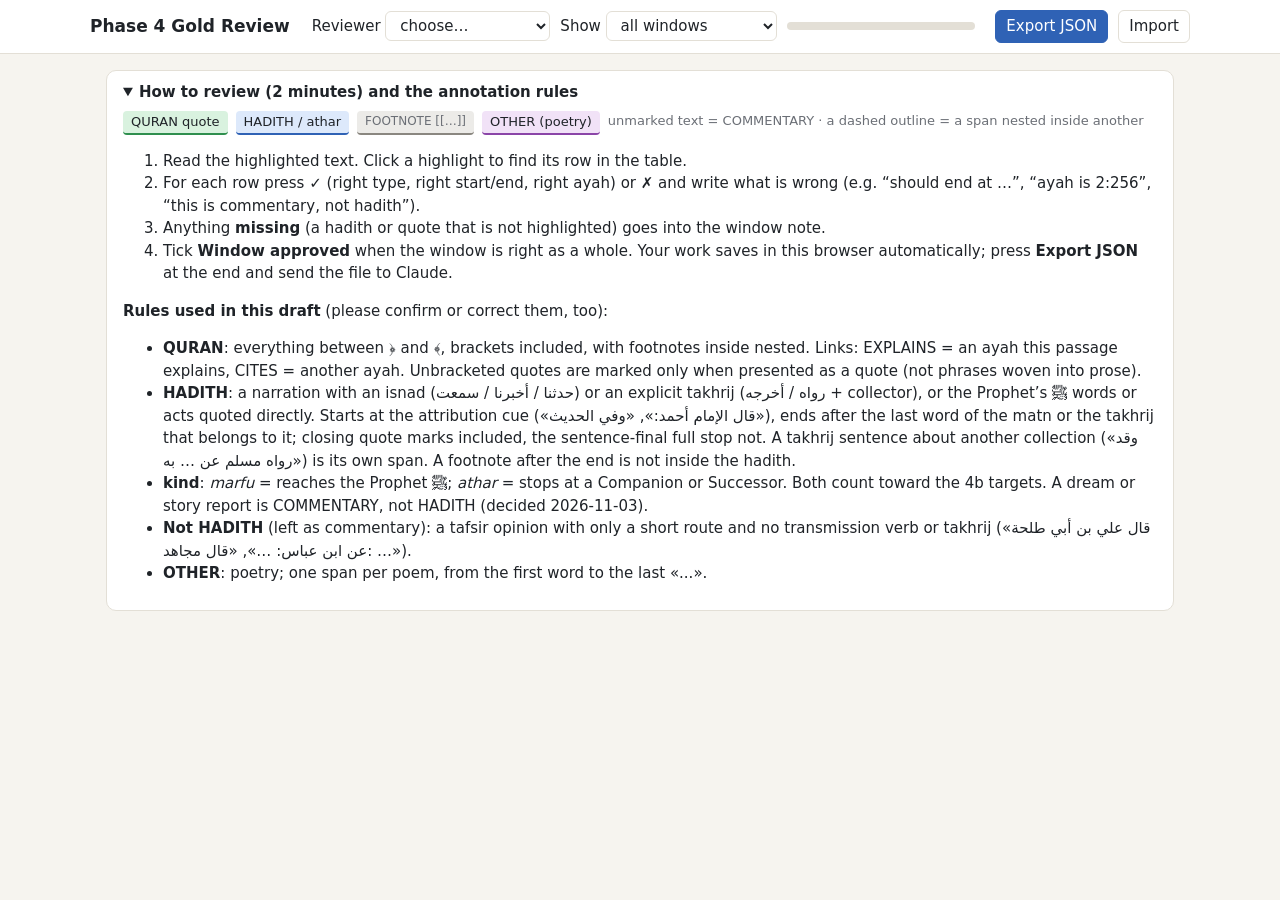
<file: scripts/gold/review_template.html>
<!doctype html>
<html lang="en">
<head>
<meta charset="utf-8">
<meta name="viewport" content="width=device-width, initial-scale=1">
<title>Phase 4 Gold Review</title>
<style>
:root {
  --bg: #f6f4ef; --card: #ffffff; --ink: #1f2328; --muted: #6b6f76; --line: #e3dfd6;
  --quran: #d9f2df; --quran-b: #2f8f4e; --hadith: #dde9fb; --hadith-b: #2f62b5;
  --foot: #ecebe8; --foot-b: #8a8780; --other: #f1e2f7; --other-b: #8b45a8;
  --ok: #2f8f4e; --bad: #c0392b; --accent: #2f62b5;
}
@media (prefers-color-scheme: dark) {
  :root:not([data-theme="light"]) {
    --bg: #15171a; --card: #1e2125; --ink: #e8e6e1; --muted: #9aa0a6; --line: #33373d;
    --quran: #1f3a28; --quran-b: #5cc27f; --hadith: #1f2d45; --hadith-b: #7aa7ee;
    --foot: #2b2b2b; --foot-b: #a8a49c; --other: #36253f; --other-b: #c98be3;
    --ok: #5cc27f; --bad: #ef7a6d; --accent: #7aa7ee;
  }
}
:root[data-theme="dark"] {
  --bg: #15171a; --card: #1e2125; --ink: #e8e6e1; --muted: #9aa0a6; --line: #33373d;
  --quran: #1f3a28; --quran-b: #5cc27f; --hadith: #1f2d45; --hadith-b: #7aa7ee;
  --foot: #2b2b2b; --foot-b: #a8a49c; --other: #36253f; --other-b: #c98be3;
  --ok: #5cc27f; --bad: #ef7a6d; --accent: #7aa7ee;
}
* { box-sizing: border-box; }
body { margin: 0; background: var(--bg); color: var(--ink); font: 15px/1.5 system-ui, "Segoe UI", sans-serif; }
header { position: sticky; top: 0; z-index: 5; background: var(--card); border-bottom: 1px solid var(--line); padding: 10px 16px; }
.bar { display: flex; flex-wrap: wrap; gap: 10px; align-items: center; max-width: 1100px; margin: 0 auto; }
h1 { font-size: 17px; margin: 0 12px 0 0; }
.progress { flex: 1; min-width: 160px; height: 8px; background: var(--line); border-radius: 4px; overflow: hidden; }
.progress > div { height: 100%; background: var(--ok); width: 0; transition: width .2s; }
button, select, input[type=text] { font: inherit; color: var(--ink); background: var(--card); border: 1px solid var(--line); border-radius: 6px; padding: 4px 10px; }
button { cursor: pointer; }
button.primary { background: var(--accent); color: #fff; border-color: var(--accent); }
main { max-width: 1100px; margin: 0 auto; padding: 16px; }
details.guide { background: var(--card); border: 1px solid var(--line); border-radius: 10px; padding: 10px 16px; margin-bottom: 16px; }
details.guide summary { cursor: pointer; font-weight: 600; }
.legend { display: flex; flex-wrap: wrap; gap: 8px; margin: 8px 0; }
.chip { padding: 1px 8px; border-radius: 4px; border-bottom: 2px solid; font-size: 13px; }
.card { background: var(--card); border: 1px solid var(--line); border-radius: 10px; margin-bottom: 18px; overflow: hidden; }
.card.done { border-color: var(--ok); }
.head { display: flex; flex-wrap: wrap; gap: 8px 14px; align-items: baseline; padding: 10px 16px; border-bottom: 1px solid var(--line); }
.head b { font-size: 16px; }
.meta { color: var(--muted); font-size: 13px; }
.text { direction: rtl; text-align: right; font: 21px/2.1 "Amiri", "Traditional Arabic", "Noto Naskh Arabic", serif; padding: 14px 18px; white-space: pre-wrap; }
.s { border-radius: 3px; padding: 1px 0; border-bottom: 2px solid; cursor: pointer; }
.s .s { border-bottom-width: 2px; outline: 1px dashed currentColor; outline-offset: 1px; }
.QURAN { background: var(--quran); border-color: var(--quran-b); }
.HADITH { background: var(--hadith); border-color: var(--hadith-b); }
.FOOTNOTE { background: var(--foot); border-color: var(--foot-b); color: var(--muted); font-size: 0.8em; }
.OTHER { background: var(--other); border-color: var(--other-b); }
.s.hl { box-shadow: 0 0 0 3px var(--accent); }
sup.n { font: 600 11px system-ui, sans-serif; color: var(--muted); padding: 0 2px; }
table { width: 100%; border-collapse: collapse; font-size: 14px; }
th, td { border-top: 1px solid var(--line); padding: 6px 8px; vertical-align: top; text-align: left; }
th { color: var(--muted); font-weight: 500; font-size: 12px; }
td.ar { direction: rtl; text-align: right; font: 17px/1.8 "Amiri", "Traditional Arabic", serif; }
.verdict { display: flex; gap: 4px; }
.verdict button { padding: 2px 9px; }
.verdict button.on.ok { background: var(--ok); color: #fff; border-color: var(--ok); }
.verdict button.on.bad { background: var(--bad); color: #fff; border-color: var(--bad); }
tr.bad td { background: color-mix(in srgb, var(--bad) 8%, transparent); }
.note { color: var(--muted); font-size: 12px; }
.ayah { direction: rtl; font: 16px/1.8 "Amiri", serif; color: var(--muted); }
.foot { padding: 10px 16px; border-top: 1px solid var(--line); display: flex; flex-wrap: wrap; gap: 10px; align-items: center; }
.foot textarea { flex: 1; min-width: 240px; min-height: 38px; font: inherit; color: var(--ink); background: var(--bg); border: 1px solid var(--line); border-radius: 6px; padding: 6px; }
td input[type=text] { width: 100%; min-width: 120px; }
.wrapx { overflow-x: auto; }
@media (max-width: 640px) { .text { font-size: 19px; padding: 12px; } th.hide, td.hide { display: none; } }
</style>
</head>
<body>
<header>
  <div class="bar">
    <h1>Phase 4 Gold Review</h1>
    <label>Reviewer <select id="who"><option value="">choose…</option><option>Aya</option><option>Mohamed</option><option>Aya & Mohamed</option></select></label>
    <label>Show <select id="filter"><option value="all">all windows</option><option value="todo">not approved yet</option><option value="flag">with a ✗ or note</option></select></label>
    <div class="progress" title="windows approved"><div id="prog"></div></div>
    <span id="progtxt" class="meta"></span>
    <button class="primary" id="export">Export JSON</button>
    <label><button id="importBtn" type="button">Import</button><input type="file" id="import" accept=".json" hidden></label>
  </div>
</header>
<main>
<details class="guide" open>
  <summary>How to review (2 minutes) and the annotation rules</summary>
  <div class="legend">
    <span class="chip QURAN">QURAN quote</span><span class="chip HADITH">HADITH / athar</span>
    <span class="chip FOOTNOTE">FOOTNOTE [[…]]</span><span class="chip OTHER">OTHER (poetry)</span>
    <span class="meta">unmarked text = COMMENTARY · a dashed outline = a span nested inside another</span>
  </div>
  <ol>
    <li>Read the highlighted text. Click a highlight to find its row in the table.</li>
    <li>For each row press <b>✓</b> (right type, right start/end, right ayah) or <b>✗</b> and write what is wrong
        (e.g. “should end at …”, “ayah is 2:256”, “this is commentary, not hadith”).</li>
    <li>Anything <b>missing</b> (a hadith or quote that is not highlighted) goes into the window note.</li>
    <li>Tick <b>Window approved</b> when the window is right as a whole. Your work saves in this browser automatically;
        press <b>Export JSON</b> at the end and send the file to Claude.</li>
  </ol>
  <p><b>Rules used in this draft</b> (please confirm or correct them, too):</p>
  <ul>
    <li><b>QURAN</b>: everything between ﴿ and ﴾, brackets included, with footnotes inside nested. Links: EXPLAINS = an ayah this
        passage explains, CITES = another ayah. Unbracketed quotes are marked only when presented as a quote (not phrases woven into prose).</li>
    <li><b>HADITH</b>: a narration with an isnad (حدثنا / أخبرنا / سمعت) or an explicit takhrij (رواه / أخرجه + collector), or the Prophet’s ﷺ
        words or acts quoted directly. Starts at the attribution cue («قال الإمام أحمد:», «وفي الحديث»), ends after the last word of the matn
        or the takhrij that belongs to it; closing quote marks included, the sentence-final full stop not. A takhrij sentence about another
        collection («وقد رواه مسلم عن … به») is its own span. A footnote after the end is not inside the hadith.</li>
    <li><b>kind</b>: <i>marfu</i> = reaches the Prophet ﷺ; <i>athar</i> = stops at a Companion or Successor. Both count toward the 4b targets. A dream or story report is COMMENTARY, not HADITH (decided 2026-11-03).</li>
    <li><b>Not HADITH</b> (left as commentary): a tafsir opinion with only a short route and no transmission verb or takhrij
        («قال علي بن أبي طلحة عن ابن عباس: …», «قال مجاهد: …»).</li>
    <li><b>OTHER</b>: poetry; one span per poem, from the first word to the last «...».</li>
  </ul>
</details>
<div id="list"></div>
</main>
<script>
/*DATA*/
const KEY = "phase4-gold-review-v1";
let S = {};
try { S = JSON.parse(localStorage.getItem(KEY) || "{}"); } catch (e) { S = {}; }
S.windows = S.windows || {};
const save = () => { try { localStorage.setItem(KEY, JSON.stringify(S)); } catch (e) {} progress(); };
const W = id => (S.windows[id] = S.windows[id] || { approved: false, note: "", spans: {} });
const esc = s => s.replace(/[&<>"]/g, c => ({ "&": "&amp;", "<": "&lt;", ">": "&gt;", '"': "&quot;" }[c]));

function renderTree(nodes, wid) {
  return nodes.map(n => n.t !== undefined ? esc(n.t)
    : `<span class="s ${spanType(wid, n.n)}" data-w="${wid}" data-n="${n.n}"><sup class="n">${n.n}</sup>${renderTree(n.c, wid)}</span>`).join("");
}
function spanType(wid, n) { return WINDOWS.find(w => w.id === wid).spans[n - 1].type; }

function linkCell(sp) {
  const out = [];
  if (sp.links.length) out.push(sp.links.map(l => `<div><b>${l.ayah_id}</b> ${l.rel}<div class="ayah">${esc(AYAT[l.ayah_id].u)}</div></div>`).join(""));
  if (sp.ref) out.push(`<div class="note">written ref: <span dir="rtl">${esc(sp.ref)}</span></div>`);
  if (sp.type === "HADITH") out.push(`<div>${sp.kind}${sp.hint ? " · " + sp.hint : ""}${sp.num ? " #" + sp.num : ""}</div>${sp.cue ? `<div class="note" dir="rtl">cue: ${esc(sp.cue)}</div>` : ""}`);
  if (sp.type === "OTHER") out.push(sp.kind);
  if (sp.parent) out.push(`<div class="note">inside #${sp.parent}</div>`);
  if (sp.note) out.push(`<div class="note">${esc(sp.note)}</div>`);
  return out.join("");
}

function card(w) {
  const st = W(w.id);
  const rows = w.spans.map(sp => {
    const v = (st.spans[sp.id] || {});
    const txt = textOf(w, sp);
    return `<tr id="r-${w.id}-${sp.n}" class="${v.verdict === "bad" ? "bad" : ""}">
      <td><b>${sp.n}</b></td><td><span class="chip ${sp.type}">${sp.type}</span></td>
      <td class="ar">${esc(txt.length > 160 ? txt.slice(0, 80) + " … " + txt.slice(-60) : txt)}</td>
      <td>${linkCell(sp)}</td>
      <td class="hide note">${sp.start}–${sp.end}<br>${sp.method}</td>
      <td><div class="verdict"><button class="ok ${v.verdict === "ok" ? "on" : ""}" data-v="ok" data-w="${w.id}" data-s="${sp.id}">✓</button><button class="bad ${v.verdict === "bad" ? "on" : ""}" data-v="bad" data-w="${w.id}" data-s="${sp.id}">✗</button></div>
        <input type="text" placeholder="what is wrong?" value="${esc(v.comment || "")}" data-c="1" data-w="${w.id}" data-s="${sp.id}"></td></tr>`;
  }).join("");
  return `<section class="card ${st.approved ? "done" : ""}" id="c-${w.id}">
    <div class="head"><b>${w.id}</b><span class="meta">${w.seg} · chars ${w.ws}–${w.we} · ${esc(w.why)} · passage covers ${w.covers.length > 6 ? w.covers[0] + " … " + w.covers[w.covers.length - 1] : w.covers.join(", ")}</span></div>
    <div class="text">${renderTree(w.tree, w.id)}</div>
    ${w.spans.length ? `<div class="wrapx"><table><tr><th>#</th><th>type</th><th>text</th><th>links / details</th><th class="hide">offsets</th><th>verdict</th></tr>${rows}</table></div>` : `<div class="foot meta">No spans drafted: the whole window is commentary.</div>`}
    <div class="foot"><textarea placeholder="Missing spans or other notes for ${w.id}" data-note="${w.id}">${esc(st.note)}</textarea>
      <label><input type="checkbox" data-appr="${w.id}" ${st.approved ? "checked" : ""}> Window approved</label></div></section>`;
}
function textOf(w, sp) {
  const flat = []; (function walk(ns) { ns.forEach(n => n.t !== undefined ? flat.push(n.t) : walk(n.c)); })(w.tree);
  const full = flat.join(""), off = sp.start - w.ws;
  return Array.from(full).length === full.length ? full.slice(off, sp.end - w.ws) : Array.from(full).slice(off, sp.end - w.ws).join("");
}

function render() {
  const f = document.getElementById("filter").value;
  const shown = WINDOWS.filter(w => {
    const st = W(w.id);
    if (f === "todo") return !st.approved;
    if (f === "flag") return st.note || Object.values(st.spans).some(v => v.verdict === "bad" || v.comment);
    return true;
  });
  document.getElementById("list").innerHTML = shown.map(card).join("") || `<p class="meta">Nothing to show.</p>`;
  progress();
}
function progress() {
  const n = WINDOWS.filter(w => W(w.id).approved).length;
  document.getElementById("prog").style.width = (100 * n / WINDOWS.length) + "%";
  const spans = WINDOWS.reduce((a, w) => a + w.spans.length, 0);
  const judged = WINDOWS.reduce((a, w) => a + w.spans.filter(sp => (W(w.id).spans[sp.id] || {}).verdict).length, 0);
  document.getElementById("progtxt").textContent = `${n}/${WINDOWS.length} windows approved · ${judged}/${spans} spans judged`;
}

document.addEventListener("click", e => {
  const b = e.target.closest("button[data-v]");
  if (b) {
    const st = W(b.dataset.w); const v = st.spans[b.dataset.s] = st.spans[b.dataset.s] || {};
    v.verdict = v.verdict === b.dataset.v ? null : b.dataset.v; save();
    const tr = b.closest("tr"); tr.classList.toggle("bad", v.verdict === "bad");
    tr.querySelectorAll(".verdict button").forEach(x => x.classList.toggle("on", x.dataset.v === v.verdict));
    return;
  }
  const s = e.target.closest(".s");
  if (s) {
    e.stopPropagation();
    const row = document.getElementById(`r-${s.dataset.w}-${s.dataset.n}`);
    if (row) { row.scrollIntoView({ behavior: "smooth", block: "center" }); row.style.outline = "2px solid var(--accent)"; setTimeout(() => row.style.outline = "", 1200); }
  }
});
document.addEventListener("input", e => {
  const t = e.target;
  if (t.dataset.c) { const st = W(t.dataset.w); (st.spans[t.dataset.s] = st.spans[t.dataset.s] || {}).comment = t.value; save(); }
  if (t.dataset.note) { W(t.dataset.note).note = t.value; save(); }
});
document.addEventListener("change", e => {
  const t = e.target;
  if (t.dataset.appr) { W(t.dataset.appr).approved = t.checked; document.getElementById("c-" + t.dataset.appr).classList.toggle("done", t.checked); save(); }
});
document.getElementById("filter").onchange = render;
const who = document.getElementById("who");
who.value = S.reviewer || ""; who.onchange = () => { S.reviewer = who.value; save(); };
document.getElementById("export").onclick = () => {
  const out = { reviewer: S.reviewer || "", exported: new Date().toISOString(), draft: "phase4-draft", windows: S.windows };
  const a = document.createElement("a");
  a.href = URL.createObjectURL(new Blob([JSON.stringify(out, null, 1)], { type: "application/json" }));
  a.download = `phase4-review-${(S.reviewer || "reviewer").replace(/\W+/g, "-")}-${new Date().toISOString().slice(0, 10)}.json`;
  a.click();
};
document.getElementById("importBtn").onclick = () => document.getElementById("import").click();
document.getElementById("import").onchange = async e => {
  const f = e.target.files[0]; if (!f) return;
  try { const d = JSON.parse(await f.text()); S.windows = d.windows || {}; S.reviewer = d.reviewer || S.reviewer; who.value = S.reviewer || ""; save(); render(); }
  catch (err) { console.log("import failed", err); }
};
render();
</script>
</body>
</html>
</file>
<file: docs/findings/findings.css>
:root {
  --bg: #fbfaf7; --fg: #1f2328; --muted: #5f6670; --card: #ffffff; --line: #e4e1da; --code-bg: #f1efe9;
  --accent: #0f6e5c; --quran-bg: #fff6e0; --quran: #8a5a00;
  --typo: #b42318; --typo-bg: #fdecea; --similar: #8a5a00; --similar-bg: #fff4d6;
  --passage: #1d5fa8; --passage-bg: #e8f1fc; --ours: #6b3fb4; --ours-bg: #f1eafd;
  --good-bg: #e9f6ef; --good: #1a7f4b;
}
@media (prefers-color-scheme: dark) {
  :root { --bg: #15171a; --fg: #e6e6e6; --muted: #a0a6ad; --card: #1d2024; --line: #30343a; --code-bg: #262a2f;
    --accent: #4fc3a8; --quran-bg: #2b2516; --quran: #f2c26b;
    --typo: #ff8a80; --typo-bg: #3a1f1d; --similar: #f2c26b; --similar-bg: #33291a;
    --passage: #7ab8ff; --passage-bg: #1b2a3d; --ours: #c39bff; --ours-bg: #2a2140;
    --good-bg: #17301f; --good: #6fd39b; }
}
* { box-sizing: border-box; }
body { margin: 0; background: var(--bg); color: var(--fg); font-family: "Segoe UI", system-ui, sans-serif;
  line-height: 1.65; font-size: 16px; }
main { max-width: 1000px; margin: 0 auto; padding: 24px 16px 64px; }
h1 { font-size: 1.6rem; margin: 0 0 4px; }
h2 { font-size: 1.25rem; margin: 36px 0 10px; color: var(--accent); border-bottom: 1px solid var(--line); padding-bottom: 4px; }
h3 { font-size: 1.05rem; margin: 18px 0 6px; }
a { color: var(--accent); }
.lead, .muted, .crumb { color: var(--muted); }
.crumb { margin: 0 0 8px; font-size: .9rem; }
code { font-family: Consolas, "Cascadia Code", monospace; font-size: .85em; background: var(--code-bg);
  padding: 1px 5px; border-radius: 4px; overflow-wrap: anywhere; }
.card, .finding, .case { background: var(--card); border: 1px solid var(--line); border-radius: 10px; padding: 14px 18px; margin: 12px 0; }
.finding h3, .case h3 { margin-top: 0; }
.finding .ids { color: var(--muted); font-size: .85rem; }
.action { border-inline-start: 3px solid var(--accent); padding: 2px 10px; margin: 8px 0 0; }
.ar, .quote, .ayah { font-family: "Amiri", "Traditional Arabic", "Noto Naskh Arabic", "Segoe UI", serif; }
.ar { font-size: 1.1em; unicode-bidi: isolate; }
.quote, .ayah { font-size: 1.2rem; line-height: 1.9; padding: 6px 12px; border-radius: 6px; margin: 4px 0; text-align: right; }
.quote { background: var(--quran-bg); border-right: 3px solid var(--quran); }
.ayah.bad { background: var(--typo-bg); border-right: 3px solid var(--typo); }
.ayah.good { background: var(--good-bg); border-right: 3px solid var(--good); }
.stats { display: grid; grid-template-columns: repeat(auto-fit, minmax(140px, 1fr)); gap: 10px; margin: 16px 0; }
.stat { background: var(--card); border: 1px solid var(--line); border-radius: 10px; padding: 10px 14px; }
.stat b { display: block; font-size: 1.6rem; }
.stat span { color: var(--muted); font-size: .85rem; }
.stat.typo b { color: var(--typo); } .stat.similar b { color: var(--similar); }
.stat.passage b { color: var(--passage); } .stat.ours b { color: var(--ours); }
.tag { display: inline-block; font-size: .75rem; font-weight: 600; padding: 1px 8px; border-radius: 10px; white-space: nowrap; }
.tag.typo { color: var(--typo); background: var(--typo-bg); } .tag.similar { color: var(--similar); background: var(--similar-bg); }
.tag.passage { color: var(--passage); background: var(--passage-bg); } .tag.ours { color: var(--ours); background: var(--ours-bg); }
.tag.open { color: var(--ours); background: var(--ours-bg); } .tag.done { color: var(--good); background: var(--good-bg); }
.scroll { overflow-x: auto; }
table { width: 100%; border-collapse: collapse; font-size: .92rem; }
th, td { border-bottom: 1px solid var(--line); padding: 6px 8px; text-align: start; vertical-align: top; }
th { color: var(--muted); font-weight: 600; }
tr.ours td { background: var(--ours-bg); }
dl { display: grid; grid-template-columns: 150px 1fr; gap: 4px 12px; margin: 0; }
dt { color: var(--muted); font-size: .9rem; }
dd { margin: 0; min-width: 0; }
@media (max-width: 640px) { dl { grid-template-columns: 1fr; } dt { margin-top: 6px; } }
ul { padding-inline-start: 22px; }
.lang { float: inline-end; font-size: .9rem; }
html[dir=rtl] body { font-family: "Segoe UI", Tahoma, "Noto Naskh Arabic", sans-serif; line-height: 1.9; font-size: 17px; }
html[dir=rtl] .ar { font-size: 1.05em; }
.ltr { direction: ltr; unicode-bidi: isolate; }
</file>
